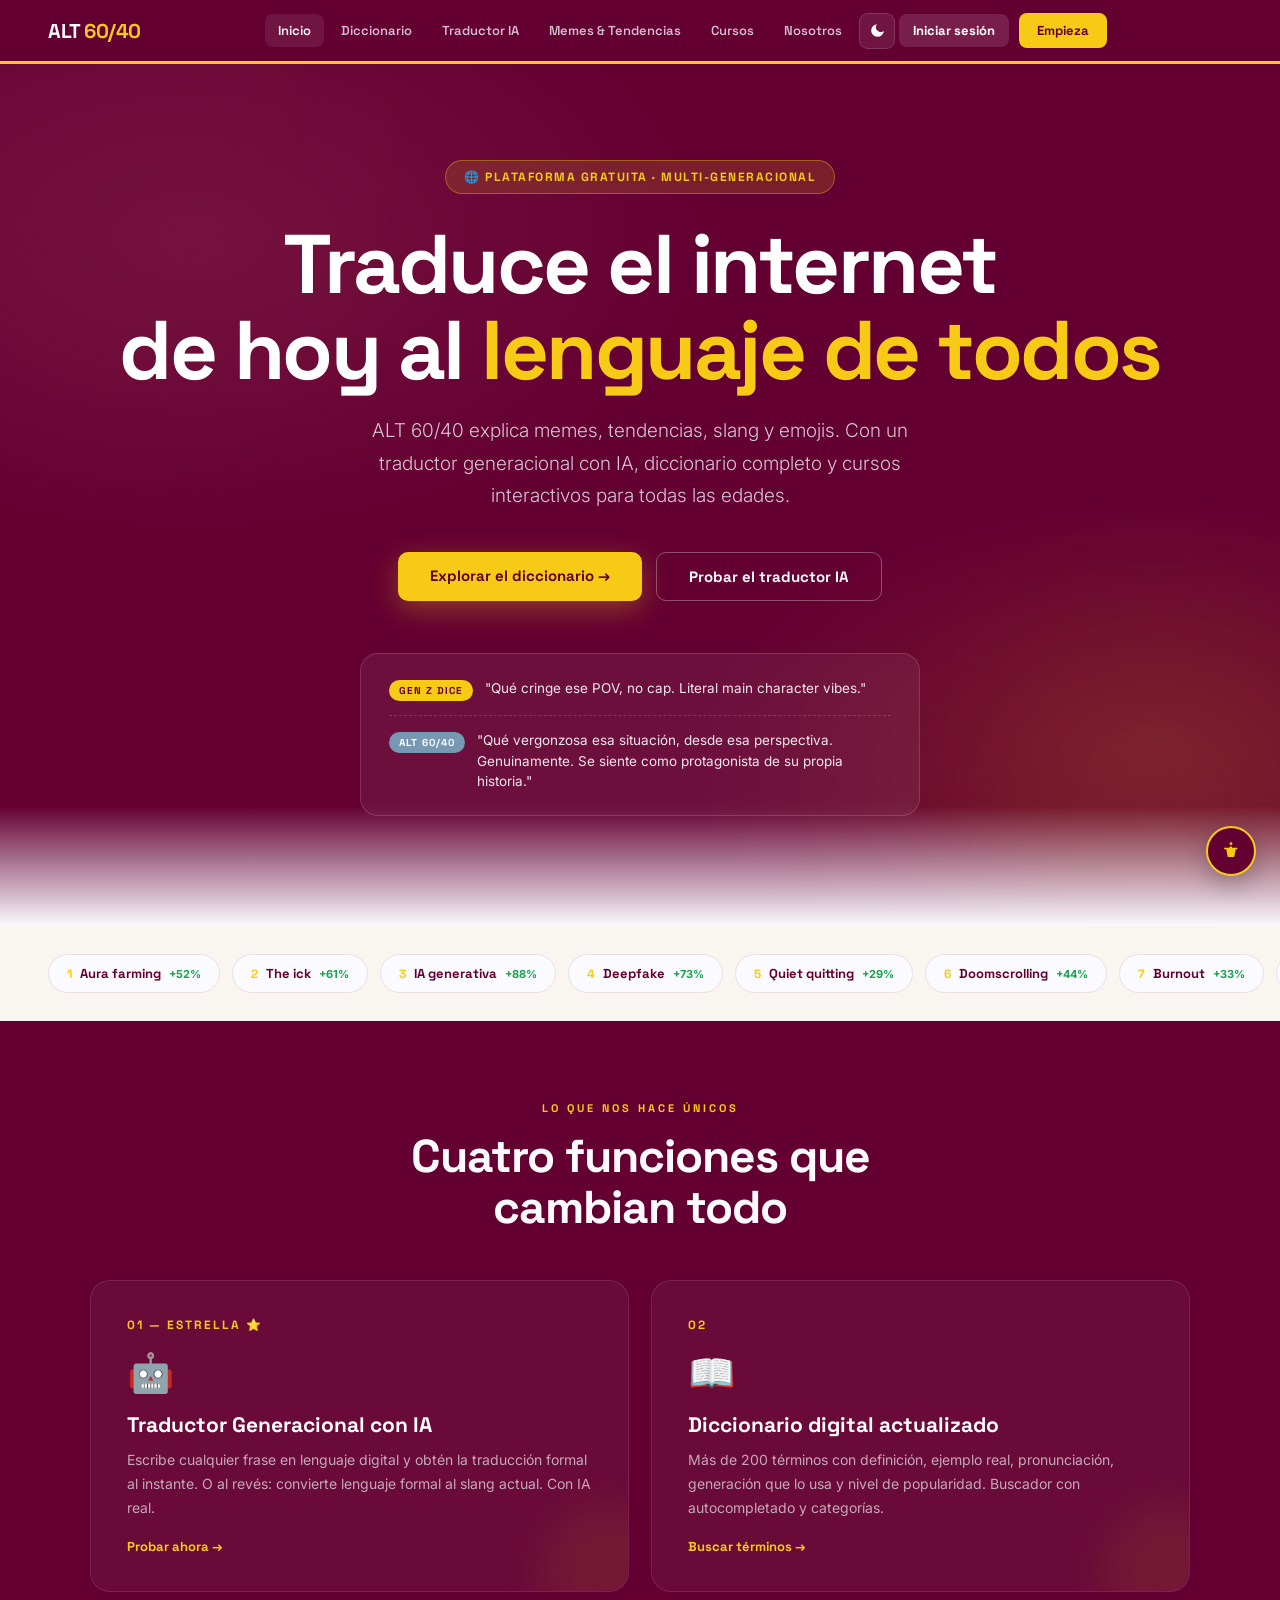
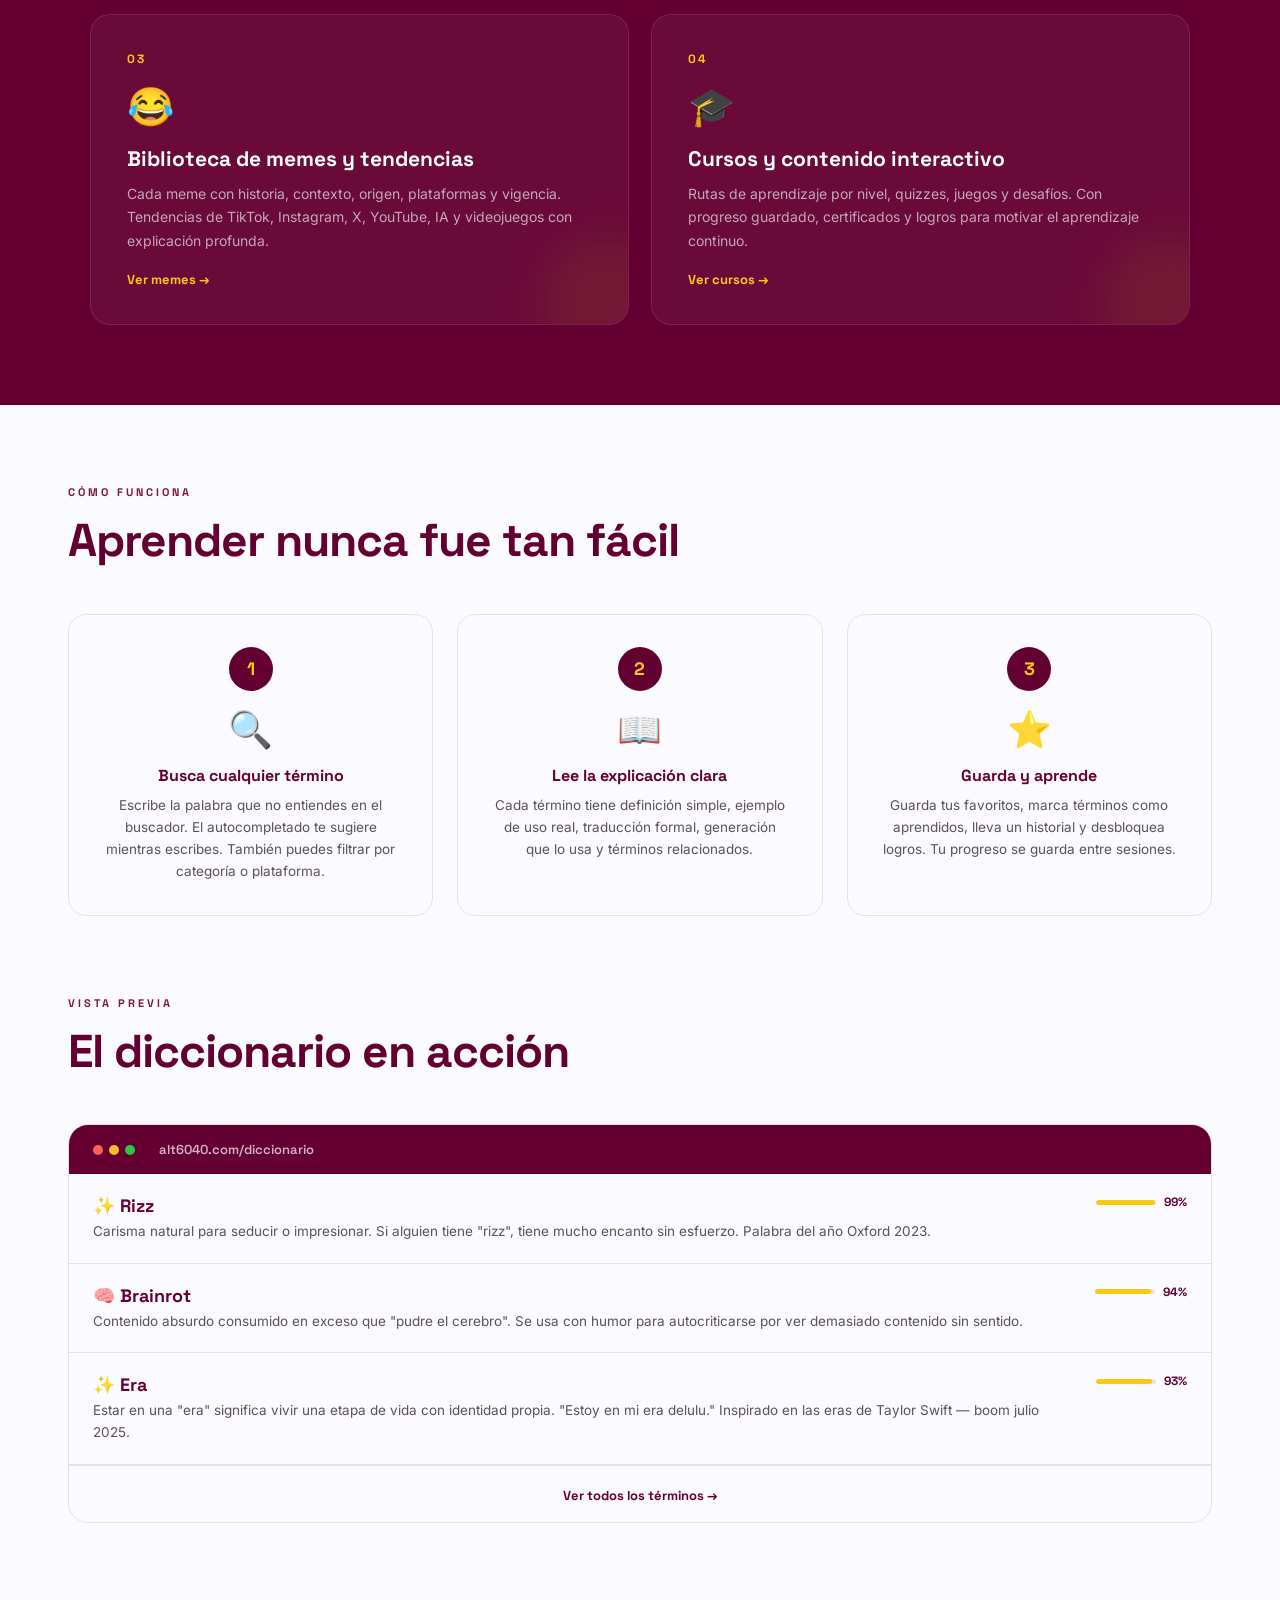
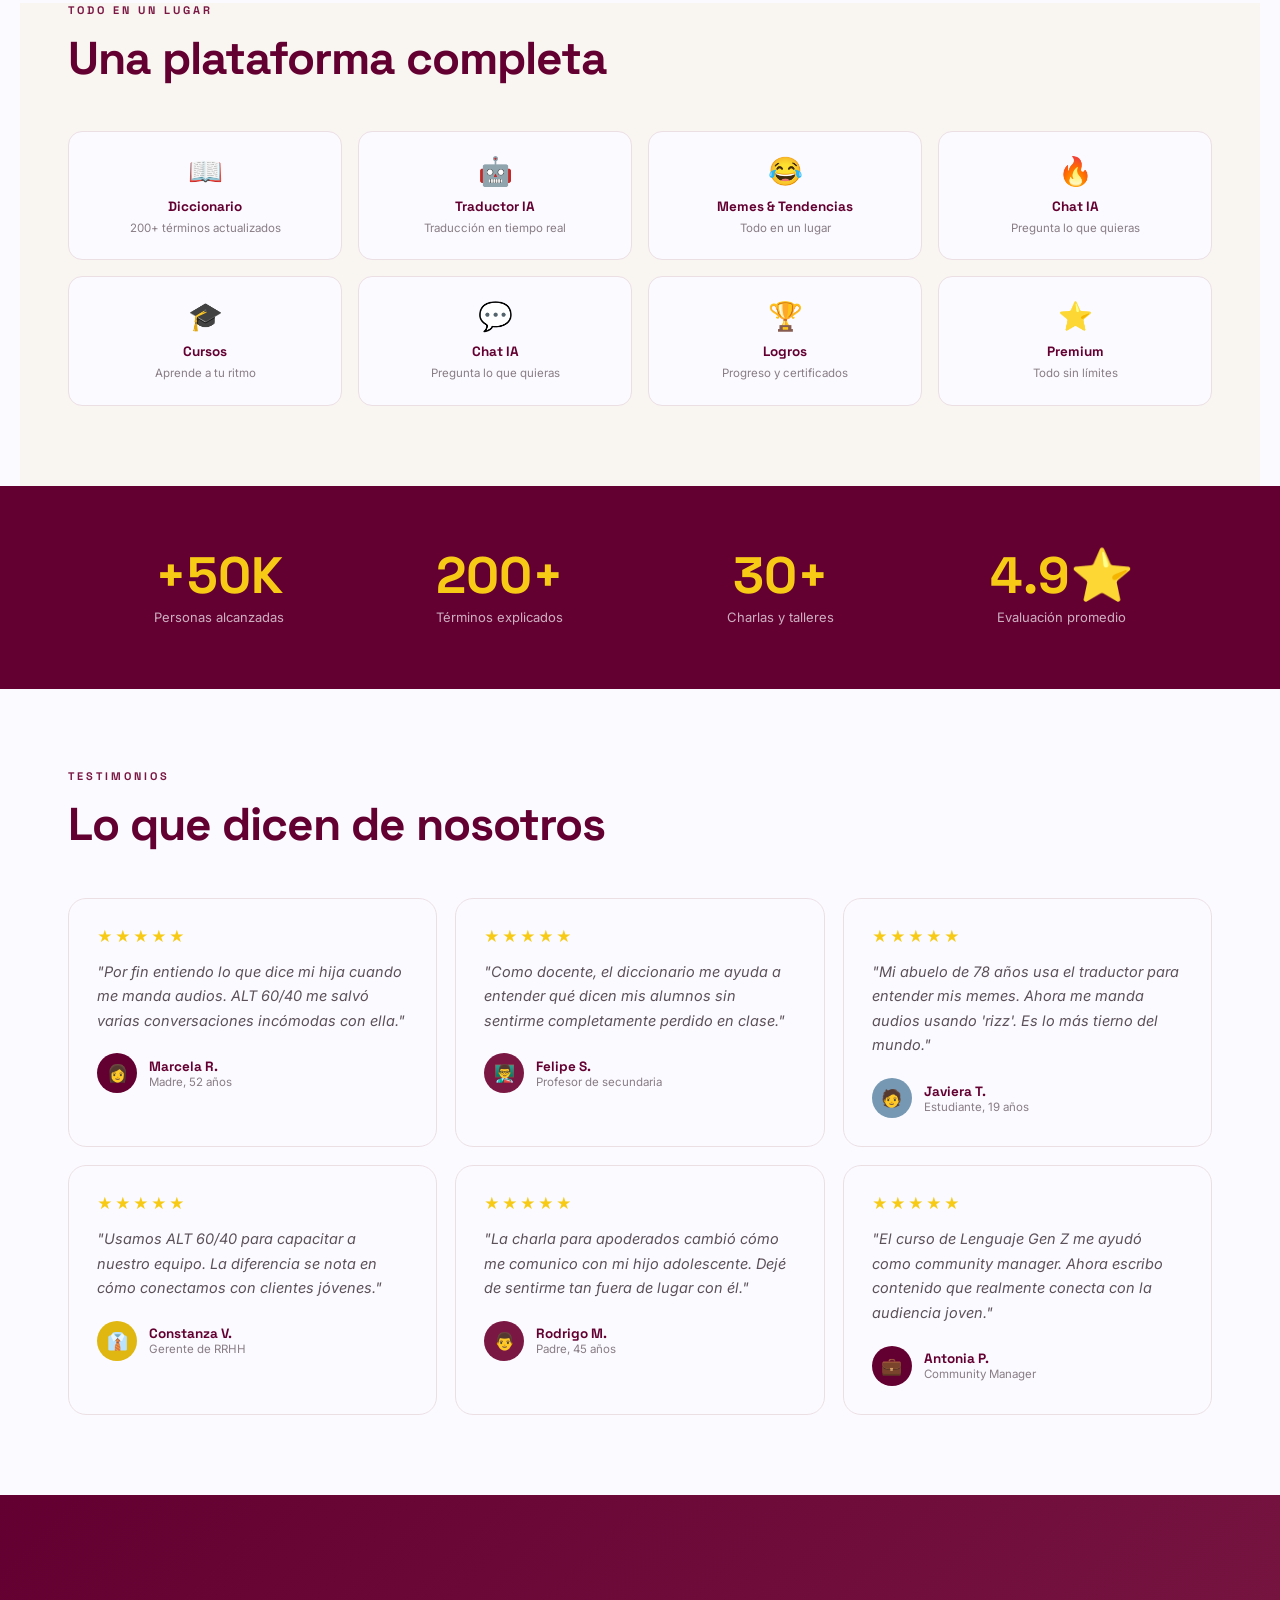
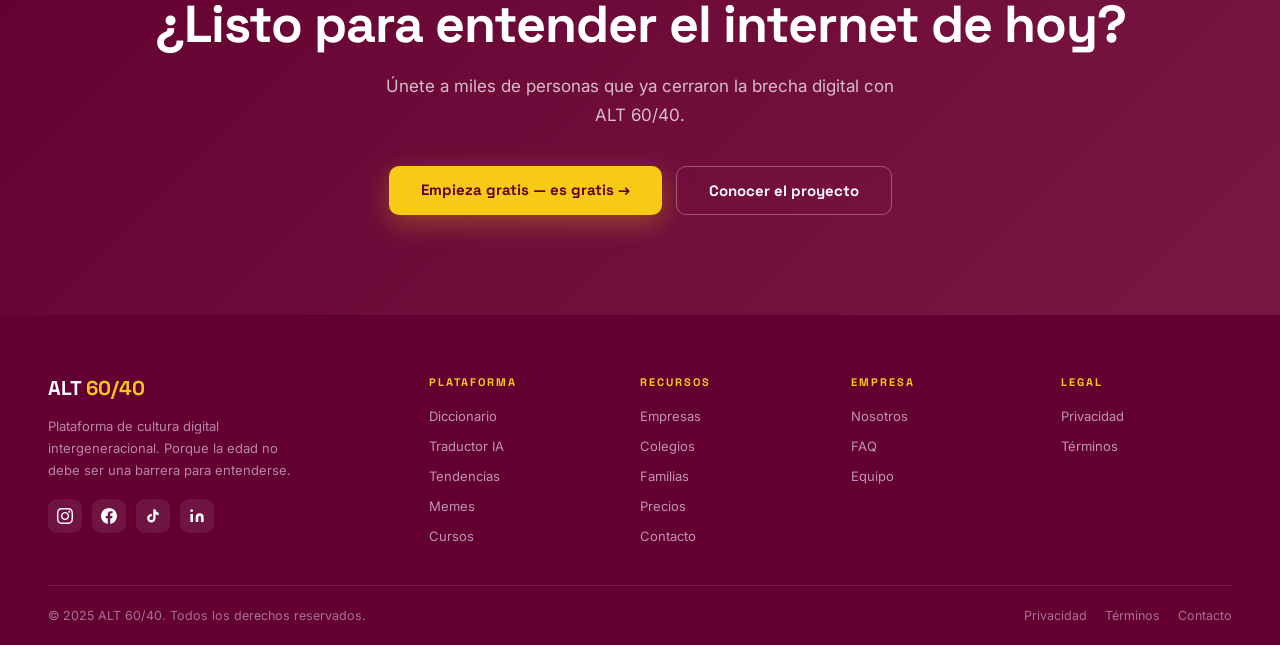
<file: index.html>
<!DOCTYPE html>
<html lang="es">
<head>
<meta charset="UTF-8">
<meta name="viewport" content="width=device-width, initial-scale=1.0">
<meta name="description" content="ALT 60/40 — Traduce el lenguaje digital para todas las generaciones. Diccionario, traductor con IA, memes y tendencias.">
<meta property="og:title" content="ALT 60/40 — Comunicación intergeneracional">
<meta property="og:description" content="Plataforma que traduce el lenguaje digital para todas las generaciones.">
<meta property="og:type" content="website">
<link rel="preconnect" href="https://fonts.googleapis.com">
<link href="https://fonts.googleapis.com/css2?family=Space+Grotesk:wght@300;400;500;600;700;800&family=Inter:wght@300;400;500;600;700&display=swap" rel="stylesheet">
<style>
/* ═══════════════════════════════════════
   ALT 60/40 — DESIGN SYSTEM
   ═══════════════════════════════════════ */
:root {
  --wine:    #640031;
  --magenta: #7A1843;
  --gold:    #F7CB15;
  --steel:   #7698B3;
  --white:   #FAFAFF;

  --wine-l:  #7d0040;
  --gold-d:  #e0b711;
  --ink:     #2a0e1c;
  --gray:    #8a7d85;
  --border:  #ecdfe4;
  --bg:      var(--white);
  --bg-soft: #f9f5f1;
  --card-bg: var(--white);
  --text:    var(--ink);
  --text-soft: #5d5159;

  --fD: 'Space Grotesk', sans-serif;
  --fB: 'Inter', sans-serif;
  --ease: cubic-bezier(.25,.46,.45,.94);

  --radius-sm: 8px;
  --radius-md: 14px;
  --radius-lg: 20px;
}

/* ─── DARK MODE ─── */
html.dark {
  --bg:      #15090f;
  --bg-soft: #1c0e16;
  --card-bg: #20121a;
  --text:    #f5eef2;
  --text-soft: #c9b8c2;
  --border:  #3a2030;
  --gray:    #a594a0;
}

/* ─── HIGH CONTRAST MODE ─── */
html.contrast {
  --wine: #4a0024;
  --text: #000;
  --text-soft: #000;
  --border: #000;
}
html.contrast.dark {
  --text: #fff;
  --text-soft: #fff;
  --border: #fff;
  --bg: #000;
  --bg-soft: #000;
  --card-bg: #0a0a0a;
}

*,*::before,*::after{box-sizing:border-box;margin:0;padding:0;}
html{scroll-behavior:smooth;}
html.no-scroll{ overflow:hidden; }
body{
  font-family:var(--fB);
  background:var(--bg);
  color:var(--text);
  overflow-x:hidden;
  transition: background .25s, color .25s;
}
::selection { background: var(--gold); color: var(--wine); }
a{ color:inherit; }
img{ max-width:100%; display:block; }
button{ font-family:inherit; }

/* font-size scaling for accessibility */
html.font-lg{ font-size:112.5%; }
html.font-xl{ font-size:125%; }

section[id], div[id]{ scroll-margin-top: 84px; }

/* ─── VISIBLE FOCUS ─── */
a:focus-visible, button:focus-visible, input:focus-visible, textarea:focus-visible, select:focus-visible, [tabindex]:focus-visible {
  outline: 2.5px solid var(--gold);
  outline-offset: 2px;
}

/* ─── REDUCED MOTION ─── */
@media (prefers-reduced-motion: reduce) {
  *, *::before, *::after { animation-duration: 0.01ms !important; animation-iteration-count: 1 !important; transition-duration: 0.01ms !important; scroll-behavior: auto !important; }
}

/* ═══ NAV ═══ */
nav.site-nav{
  position:sticky; top:0; z-index:500;
  background:var(--wine);
  display:flex; align-items:center; justify-content:space-between;
  padding:0 48px; height:64px;
  border-bottom: 3px solid var(--gold);
}
.logo{ font-family:var(--fD); font-size:20px; font-weight:800; color:var(--white); letter-spacing:-.5px; text-decoration:none; }
.logo b{ color:var(--gold); }
.navlinks{ display:flex; gap:4px; align-items:center; }
.navlinks a{
  font-family:var(--fD); font-size:13px; font-weight:600;
  color:rgba(250,250,255,.75); text-decoration:none;
  padding:8px 13px; border-radius:8px; transition:all .15s;
  white-space:nowrap;
}
.navlinks a:hover, .navlinks a.current{ color:var(--white); background:rgba(255,255,255,.08); }
.nav-cta{
  background:var(--gold); color:var(--wine) !important;
  font-weight:700 !important; padding:9px 18px !important; margin-left:6px;
}
.nav-cta:hover{ background:#fff !important; }

.nav-icon-btn{
  background:rgba(255,255,255,.08); border:1px solid rgba(255,255,255,.14);
  width:36px; height:36px; border-radius:9px; cursor:pointer;
  display:flex; align-items:center; justify-content:center;
  transition:background .15s; flex-shrink:0;
}
.nav-icon-btn:hover{ background:rgba(255,255,255,.18); }
.nav-icon-btn svg{ width:17px; height:17px; }

.nav-right{ display:flex; align-items:center; gap:8px; }

.nav-avatar-btn{
  width:36px; height:36px; border-radius:50%;
  background:var(--gold); color:var(--wine);
  display:flex; align-items:center; justify-content:center;
  font-family:var(--fD); font-weight:700; font-size:13px;
  cursor:pointer; border:none; flex-shrink:0;
}

/* hamburger (mobile only) */
.hamburger{
  display:none; flex-direction:column; gap:4px; cursor:pointer;
  background:none; border:none; padding:8px; width:36px; height:36px;
  align-items:center; justify-content:center;
}
.hamburger span{ width:20px; height:2px; background:var(--white); border-radius:2px; transition:all .2s; }
.hamburger.open span:nth-child(1){ transform:translateY(6px) rotate(45deg); }
.hamburger.open span:nth-child(2){ opacity:0; }
.hamburger.open span:nth-child(3){ transform:translateY(-6px) rotate(-45deg); }

.mobile-drawer{
  display:none; position:fixed; top:64px; left:0; right:0; bottom:0; z-index:480;
  background:var(--wine); padding:24px; overflow-y:auto;
}
.mobile-drawer.open{ display:block; }
.mobile-drawer a{
  display:block; font-family:var(--fD); font-size:17px; font-weight:600;
  color:var(--white); text-decoration:none; padding:14px 4px;
  border-bottom:1px solid rgba(255,255,255,.1);
}

/* ═══ FOOTER ═══ */
footer.site-footer{ background:var(--wine); padding:60px 48px 0; }
.footer-grid{
  max-width:1240px; margin:0 auto;
  display:grid; grid-template-columns:2fr 1fr 1fr 1fr 1fr; gap:40px;
  padding-bottom:40px; border-bottom:1px solid rgba(255,255,255,.1);
}
.f-logo{ font-family:var(--fD); font-size:20px; font-weight:800; color:var(--white); margin-bottom:14px; }
.f-logo b{ color:var(--gold); }
.f-desc{ font-size:13px; color:rgba(250,250,255,.55); line-height:1.7; max-width:260px; margin-bottom:18px; }
.f-social{ display:flex; gap:10px; }
.f-social a{
  width:34px; height:34px; border-radius:9px; background:rgba(255,255,255,.08);
  display:flex; align-items:center; justify-content:center; transition:background .15s;
}
.f-social a:hover{ background:var(--gold); }
.f-social svg{ width:16px; height:16px; fill:var(--white); }
.f-social a:hover svg{ fill:var(--wine); }
.f-col-title{ font-family:var(--fD); font-size:11px; font-weight:700; letter-spacing:2px; text-transform:uppercase; color:var(--gold); margin-bottom:16px; }
.f-links{ list-style:none; display:flex; flex-direction:column; gap:10px; }
.f-links a{ font-size:13px; color:rgba(250,250,255,.6); text-decoration:none; transition:color .2s; }
.f-links a:hover{ color:var(--gold); }
.footer-bottom{
  max-width:1240px; margin:0 auto; padding:22px 0;
  display:flex; justify-content:space-between; align-items:center; flex-wrap:wrap; gap:12px;
}
.footer-bottom p{ font-size:12.5px; color:rgba(250,250,255,.45); }
.footer-bottom-links{ display:flex; gap:18px; flex-wrap:wrap; }
.footer-bottom-links a{ font-size:12.5px; color:rgba(250,250,255,.45); text-decoration:none; }
.footer-bottom-links a:hover{ color:var(--gold); }

/* ═══ SHARED BUTTONS ═══ */
.btn-gold{
  background:var(--gold); color:var(--wine);
  font-family:var(--fD); font-weight:700; font-size:15px;
  padding:14px 32px; border-radius:10px; border:none; cursor:pointer;
  text-decoration:none; display:inline-block; transition:all .2s;
  box-shadow:0 8px 28px rgba(247,203,21,.3);
}
.btn-gold:hover{ background:#fff; transform:translateY(-2px); box-shadow:0 12px 36px rgba(247,203,21,.4); }
.btn-outline{
  background:transparent; color:var(--white);
  font-family:var(--fD); font-weight:700; font-size:15px;
  padding:14px 32px; border-radius:10px; border:1.5px solid rgba(255,255,255,.3); cursor:pointer;
  text-decoration:none; display:inline-block; transition:all .2s;
}
.btn-outline:hover{ border-color:var(--white); background:rgba(255,255,255,.08); transform:translateY(-2px); }
.btn-wine{
  background:var(--wine); color:#fff;
  font-family:var(--fD); font-weight:700; font-size:14px;
  padding:12px 26px; border-radius:9px; border:none; cursor:pointer;
  text-decoration:none; display:inline-block; transition:all .2s;
}
.btn-wine:hover{ background:var(--magenta); transform:translateY(-2px); }
.btn-ghost-wine{
  background:transparent; color:var(--wine); border:1.5px solid var(--border);
  font-family:var(--fD); font-weight:700; font-size:13px;
  padding:10px 22px; border-radius:9px; cursor:pointer; transition:all .15s;
  text-decoration:none; display:inline-block;
}
.btn-ghost-wine:hover{ border-color:var(--wine); background:#f5eef1; }

/* ═══ SECTION BASE ═══ */
.section{ max-width:1240px; margin:0 auto; padding:80px 48px; }
.eyebrow{
  font-family:var(--fD); font-size:11px; font-weight:700;
  letter-spacing:3px; text-transform:uppercase; color:var(--magenta);
  margin-bottom:16px;
}
.eyebrow.on-dark{ color:var(--gold); }
.sec-title{
  font-family:var(--fD); font-size:clamp(28px,4vw,46px); font-weight:800;
  letter-spacing:-1px; line-height:1.1; color:var(--wine); margin-bottom:18px;
}
html.dark .sec-title{ color:var(--gold); }
.sec-title.on-dark{ color:var(--white); }
.sec-body{ font-size:16px; line-height:1.75; color:var(--text-soft); max-width:640px; }

/* ═══ PAGE HERO (subpages) ═══ */
.page-hero{
  background: var(--wine);
  background-image:
    radial-gradient(ellipse 70% 60% at 15% 20%, rgba(122,24,67,.7) 0%, transparent 60%),
    radial-gradient(ellipse 60% 50% at 90% 80%, rgba(247,203,21,.12) 0%, transparent 60%);
  padding:64px 48px; text-align:center;
}
.page-hero-eyebrow{
  display:inline-flex; align-items:center; gap:8px;
  background:rgba(247,203,21,.15); border:1px solid rgba(247,203,21,.35);
  color:var(--gold); font-family:var(--fD); font-size:12px; font-weight:700;
  letter-spacing:1.5px; text-transform:uppercase;
  padding:7px 16px; border-radius:100px; margin-bottom:20px;
}
.page-hero-title{
  font-family:var(--fD); font-weight:800;
  font-size:clamp(30px,5vw,52px); color:var(--white);
  line-height:1.08; letter-spacing:-1.5px;
}
.page-hero-sub{
  font-size:16px; color:rgba(250,250,255,.78);
  max-width:560px; margin:18px auto 0; line-height:1.7; font-weight:300;
}

/* ═══ REVEAL ═══ */
.reveal{ opacity:0; transform:translateY(28px); transition:opacity .65s var(--ease), transform .65s var(--ease); }
.reveal.visible{ opacity:1; transform:none; }

/* ═══ TOAST ═══ */
#toast-host{ position:fixed; bottom:24px; left:50%; transform:translateX(-50%); z-index:9999; display:flex; flex-direction:column; gap:8px; align-items:center; }
.toast{
  background:var(--wine); color:#fff; font-family:var(--fB); font-size:13.5px; font-weight:500;
  padding:12px 22px; border-radius:100px; box-shadow:0 10px 30px rgba(0,0,0,.25);
  display:flex; align-items:center; gap:8px;
  animation: toastIn .25s var(--ease);
}
@keyframes toastIn{ from{opacity:0;transform:translateY(10px);} to{opacity:1;transform:none;} }

/* ═══ MODAL BASE ═══ */
.modal-overlay{
  display:none; position:fixed; inset:0; background:rgba(20,5,12,.6);
  z-index:2000; align-items:center; justify-content:center; padding:20px;
  backdrop-filter: blur(3px);
}
.modal-overlay.open{ display:flex; }
.modal-box{
  background:var(--card-bg); border-radius:var(--radius-lg);
  width:min(420px,100%); padding:36px; position:relative;
  max-height:90vh; overflow-y:auto;
  animation: modalIn .25s var(--ease);
}
@keyframes modalIn{ from{opacity:0;transform:scale(.96) translateY(8px);} to{opacity:1;transform:none;} }
.modal-close{
  position:absolute; top:18px; right:18px; background:none; border:none;
  font-size:22px; color:var(--gray); cursor:pointer; line-height:1; padding:4px;
}
.modal-close:hover{ color:var(--wine); }

/* ═══ A11Y WIDGET ═══ */
#a11y-toggle{
  position:fixed; bottom:24px; right:24px; z-index:1000;
  width:50px; height:50px; border-radius:50%;
  background:var(--wine); border:2px solid var(--gold); cursor:pointer;
  display:flex; align-items:center; justify-content:center;
  box-shadow:0 8px 24px rgba(0,0,0,.25); transition:transform .2s;
}
#a11y-toggle:hover{ transform:scale(1.08); }
#a11y-toggle svg{ width:22px; height:22px; fill:var(--gold); }

#a11y-panel{
  display:none; position:fixed; bottom:84px; right:24px; z-index:1000;
  background:var(--card-bg); border:1.5px solid var(--border); border-radius:16px;
  padding:20px; width:240px; box-shadow:0 16px 48px rgba(0,0,0,.2);
}
#a11y-panel.open{ display:block; }
.a11y-row{ display:flex; align-items:center; justify-content:space-between; padding:10px 0; border-bottom:1px solid var(--border); }
.a11y-row:last-child{ border-bottom:none; }
.a11y-label{ font-size:13px; font-weight:600; color:var(--text); }
.a11y-btns{ display:flex; gap:4px; }
.a11y-mini-btn{
  width:28px; height:28px; border-radius:6px; border:1.5px solid var(--border);
  background:var(--bg); color:var(--text); cursor:pointer; font-size:12px; font-weight:700;
}
.a11y-mini-btn.active{ background:var(--wine); color:#fff; border-color:var(--wine); }
.a11y-toggle-switch{
  width:38px; height:22px; border-radius:100px; background:var(--border); position:relative; cursor:pointer; border:none;
}
.a11y-toggle-switch::after{
  content:''; position:absolute; top:2px; left:2px; width:18px; height:18px; border-radius:50%;
  background:#fff; transition:transform .2s;
}
.a11y-toggle-switch.on{ background:var(--wine); }
.a11y-toggle-switch.on::after{ transform:translateX(16px); }

/* ═══ RESPONSIVE ═══ */
@media(max-width:1000px){
  nav.site-nav{ padding:0 20px; }
  .navlinks{ display:none; }
  .hamburger{ display:flex; }
  .section{ padding:56px 20px; }
  .page-hero{ padding:48px 20px; }
  .footer-grid{ grid-template-columns:1fr 1fr; padding:0 20px 32px; }
  footer.site-footer{ padding:40px 0 0; }
  .footer-bottom{ padding:20px; flex-direction:column; text-align:center; }
}

</style>
<style>
/* ── HERO ── */
.hero{background:var(--wine);background-image:radial-gradient(ellipse 70% 60% at 15% 20%,rgba(122,24,67,.7),transparent 60%),radial-gradient(ellipse 60% 50% at 90% 80%,rgba(247,203,21,.12),transparent 60%);padding:96px 48px 110px;text-align:center;position:relative;overflow:hidden;}
.hero::after{content:'';position:absolute;bottom:0;left:0;right:0;height:120px;background:linear-gradient(transparent,var(--bg));}
.hero-blob{position:absolute;border-radius:50%;filter:blur(80px);opacity:.18;pointer-events:none;}
.h-eyebrow{display:inline-flex;align-items:center;gap:8px;background:rgba(247,203,21,.15);border:1px solid rgba(247,203,21,.35);color:var(--gold);font-family:var(--fD);font-size:12px;font-weight:700;letter-spacing:1.5px;text-transform:uppercase;padding:8px 18px;border-radius:100px;margin-bottom:28px;}
.h-title{font-family:var(--fD);font-weight:800;font-size:clamp(42px,6.5vw,88px);color:#fff;line-height:1.03;letter-spacing:-2.5px;position:relative;z-index:2;margin-bottom:8px;}
.h-title .hl{color:var(--gold);}
.h-sub{font-size:clamp(16px,1.8vw,19px);color:rgba(250,250,255,.78);max-width:600px;margin:22px auto 40px;line-height:1.7;font-weight:300;position:relative;z-index:2;}
.h-actions{display:flex;gap:14px;justify-content:center;flex-wrap:wrap;position:relative;z-index:2;margin-bottom:52px;}
.h-preview{position:relative;z-index:2;background:rgba(255,255,255,.06);border:1px solid rgba(255,255,255,.14);border-radius:18px;padding:24px 28px;max-width:560px;margin:0 auto;text-align:left;backdrop-filter:blur(8px);}
.hp-row{display:flex;align-items:flex-start;gap:12px;}
.hp-row+.hp-row{margin-top:14px;padding-top:14px;border-top:1px dashed rgba(255,255,255,.15);}
.hp-badge{font-family:var(--fD);font-size:10px;font-weight:700;letter-spacing:1px;padding:4px 10px;border-radius:100px;flex-shrink:0;text-transform:uppercase;margin-top:2px;}
.hp-badge.gz{background:var(--gold);color:var(--wine);}
.hp-badge.fm{background:var(--steel);color:#fff;}
.hp-text{font-size:13.5px;color:rgba(255,255,255,.9);line-height:1.5;}

/* ── FEATURES ── */
.features-band{background:var(--wine);padding:80px 48px;}
.features-grid{display:grid;grid-template-columns:repeat(2,1fr);gap:22px;max-width:1100px;margin:48px auto 0;}
.feat-card{background:rgba(255,255,255,.04);border:1px solid rgba(255,255,255,.1);border-radius:20px;padding:36px;transition:border-color .25s,background .25s,transform .25s;position:relative;overflow:hidden;}
.feat-card:hover{border-color:var(--gold);background:rgba(247,203,21,.05);transform:translateY(-5px);}
.feat-glow{position:absolute;width:140px;height:140px;background:var(--gold);opacity:.07;border-radius:50%;bottom:-50px;right:-50px;filter:blur(20px);}
.feat-num{font-family:var(--fD);font-size:12px;font-weight:700;color:var(--gold);letter-spacing:2px;margin-bottom:16px;}
.feat-icon{font-size:38px;margin-bottom:16px;}
.feat-title{font-family:var(--fD);font-size:21px;font-weight:700;color:#fff;margin-bottom:10px;}
.feat-text{font-size:14px;line-height:1.7;color:rgba(250,250,255,.65);}
.feat-link{display:inline-flex;align-items:center;gap:6px;margin-top:18px;font-family:var(--fD);font-size:13px;font-weight:700;color:var(--gold);text-decoration:none;transition:gap .15s;}
.feat-link:hover{gap:10px;}

/* ── HOW IT WORKS ── */
.steps-grid{display:grid;grid-template-columns:repeat(3,1fr);gap:24px;margin-top:48px;}
.step-card{background:var(--card-bg);border:1.5px solid var(--border);border-radius:18px;padding:32px;text-align:center;transition:transform .2s,border-color .2s;}
.step-card:hover{transform:translateY(-4px);border-color:var(--gold);}
.step-num{width:44px;height:44px;border-radius:50%;background:var(--wine);color:var(--gold);font-family:var(--fD);font-size:18px;font-weight:800;display:flex;align-items:center;justify-content:center;margin:0 auto 16px;}
.step-icon{font-size:36px;margin-bottom:14px;}
.step-title{font-family:var(--fD);font-size:16px;font-weight:700;color:var(--wine);margin-bottom:8px;}
.step-text{font-size:13.5px;color:var(--text-soft);line-height:1.65;}

/* ── DICT PREVIEW ── */
.dict-preview{background:var(--card-bg);border:1.5px solid var(--border);border-radius:20px;overflow:hidden;margin-top:48px;}
.dp-head{background:var(--wine);padding:16px 24px;display:flex;align-items:center;gap:12px;}
.dp-dots{display:flex;gap:6px;}
.dp-dot{width:10px;height:10px;border-radius:50%;}
.dp-entry{padding:20px 24px;border-bottom:1px solid var(--border);display:grid;grid-template-columns:1fr auto;gap:20px;align-items:start;transition:background .15s;cursor:pointer;}
.dp-entry:last-child{border-bottom:none;}
.dp-entry:hover{background:var(--bg-soft);}
.dp-word{font-family:var(--fD);font-size:18px;font-weight:800;color:var(--wine);margin-bottom:4px;}
.dp-def{font-size:13.5px;color:var(--text-soft);line-height:1.6;}
.dp-pop{display:flex;align-items:center;gap:8px;flex-shrink:0;}
.dp-bar{width:60px;height:5px;background:var(--border);border-radius:3px;overflow:hidden;}
.dp-fill{height:100%;background:var(--gold);border-radius:3px;}
.dp-pct{font-family:var(--fD);font-size:12px;font-weight:700;color:var(--wine);}

/* ── TRENDING STRIP ── */
.trending-strip{display:flex;gap:12px;overflow-x:auto;padding:28px 48px;scrollbar-width:none;background:var(--bg-soft);}
.trending-strip::-webkit-scrollbar{display:none;}
.ts-item{display:flex;align-items:center;gap:8px;background:var(--card-bg);border:1.5px solid var(--border);border-radius:100px;padding:10px 18px;flex-shrink:0;cursor:pointer;transition:all .15s;text-decoration:none;}
.ts-item:hover{border-color:var(--wine);transform:translateY(-2px);}
.ts-rank{font-family:var(--fD);font-size:12px;font-weight:800;color:var(--gold);}
.ts-word{font-family:var(--fD);font-size:13px;font-weight:700;color:var(--wine);}
.ts-trend{font-size:11px;font-weight:700;color:#16a34a;}

/* ── STATS ── */
.stats-band{background:var(--wine);padding:64px 48px;}
.stats-grid{display:grid;grid-template-columns:repeat(4,1fr);gap:24px;max-width:1100px;margin:0 auto;text-align:center;}
.stat-n{font-family:var(--fD);font-size:clamp(34px,4vw,52px);font-weight:800;color:var(--gold);line-height:1;}
.stat-l{font-size:13px;color:rgba(250,250,255,.7);margin-top:8px;}

/* ── TESTIMONIALS ── */
.testi-grid{display:grid;grid-template-columns:repeat(3,1fr);gap:18px;margin-top:48px;}
.t-card{background:var(--card-bg);border:1.5px solid var(--border);border-radius:18px;padding:28px;transition:transform .2s,box-shadow .2s;}
.t-card:hover{transform:translateY(-4px);box-shadow:0 14px 36px rgba(100,0,49,.08);}
.t-stars{color:var(--gold);font-size:15px;margin-bottom:14px;letter-spacing:2px;}
.t-text{font-size:14.5px;line-height:1.7;color:var(--text-soft);margin-bottom:20px;font-style:italic;}
.t-author{display:flex;align-items:center;gap:12px;}
.t-avatar{width:40px;height:40px;border-radius:50%;display:flex;align-items:center;justify-content:center;font-size:17px;flex-shrink:0;}
.t-name{font-family:var(--fD);font-size:13.5px;font-weight:700;color:var(--wine);}
.t-role{font-size:11.5px;color:var(--gray);}

/* ── CTA ── */
.cta-band{background:linear-gradient(135deg,var(--wine),var(--magenta));padding:100px 48px;text-align:center;}
.cta-title{font-family:var(--fD);font-size:clamp(28px,4.5vw,52px);font-weight:800;color:#fff;letter-spacing:-1px;margin-bottom:18px;line-height:1.15;}
.cta-sub{font-size:17px;color:rgba(250,250,255,.75);max-width:520px;margin:0 auto 36px;line-height:1.7;}

/* ── PLATFORM SHOWCASE ── */
.platform-grid{display:grid;grid-template-columns:repeat(4,1fr);gap:16px;margin-top:48px;}
.pf{background:var(--card-bg);border:1.5px solid var(--border);border-radius:14px;padding:22px;text-align:center;cursor:pointer;transition:all .2s;text-decoration:none;display:block;}
.pf:hover{transform:translateY(-4px);box-shadow:0 12px 32px rgba(100,0,49,.08);border-color:var(--gold);}
.pf-icon{font-size:28px;margin-bottom:10px;}
.pf-name{font-family:var(--fD);font-size:13.5px;font-weight:700;color:var(--wine);margin-bottom:5px;}
.pf-desc{font-size:11.5px;color:var(--gray);line-height:1.5;}

@media(max-width:900px){
  .hero{padding:80px 20px 90px;}
  .features-band{padding:56px 20px;}
  .features-grid{grid-template-columns:1fr;}
  .steps-grid{grid-template-columns:1fr;}
  .stats-grid{grid-template-columns:1fr 1fr;}
  .testi-grid{grid-template-columns:1fr;}
  .platform-grid{grid-template-columns:1fr 1fr;}
  .cta-band{padding:64px 20px;}
  .section{padding:56px 20px;}
  .trending-strip{padding:20px;}
}
</style>
</head>
<body>
<div id="site-nav-placeholder"></div>

<!-- HERO -->
<section class="hero">
  <div class="hero-blob" style="width:500px;height:500px;background:var(--magenta);top:-120px;left:-120px;"></div>
  <div class="hero-blob" style="width:400px;height:400px;background:rgba(247,203,21,.3);bottom:-80px;right:-80px;"></div>
  <p class="h-eyebrow">🌐 Plataforma gratuita · Multi-generacional</p>
  <h1 class="h-title">Traduce el internet<br>de hoy al <span class="hl">lenguaje de todos</span></h1>
  <p class="h-sub">ALT 60/40 explica memes, tendencias, slang y emojis. Con un traductor generacional con IA, diccionario completo y cursos interactivos para todas las edades.</p>
  <div class="h-actions">
    <a href="diccionario.html" class="btn-gold">Explorar el diccionario →</a>
    <a href="traductor.html" class="btn-outline">Probar el traductor IA</a>
  </div>
  <div class="h-preview">
    <div class="hp-row">
      <span class="hp-badge gz">Gen Z dice</span>
      <span class="hp-text">"Qué cringe ese POV, no cap. Literal main character vibes."</span>
    </div>
    <div class="hp-row">
      <span class="hp-badge fm">ALT 60/40</span>
      <span class="hp-text">"Qué vergonzosa esa situación, desde esa perspectiva. Genuinamente. Se siente como protagonista de su propia historia."</span>
    </div>
  </div>
</section>

<!-- TRENDING STRIP -->
<div class="trending-strip" id="trendingStrip"></div>

<!-- 4 PILLARS -->
<section class="features-band">
  <div style="max-width:1100px;margin:0 auto;">
    <div style="text-align:center;max-width:600px;margin:0 auto;">
      <div class="eyebrow on-dark reveal">Lo que nos hace únicos</div>
      <h2 class="sec-title on-dark reveal" style="transition-delay:.05s">Cuatro funciones que cambian todo</h2>
    </div>
    <div class="features-grid">
      <div class="feat-card reveal" style="transition-delay:.05s">
        <div class="feat-glow"></div>
        <div class="feat-num">01 — ESTRELLA ⭐</div>
        <div class="feat-icon">🤖</div>
        <div class="feat-title">Traductor Generacional con IA</div>
        <div class="feat-text">Escribe cualquier frase en lenguaje digital y obtén la traducción formal al instante. O al revés: convierte lenguaje formal al slang actual. Con IA real.</div>
        <a href="traductor.html" class="feat-link">Probar ahora →</a>
      </div>
      <div class="feat-card reveal" style="transition-delay:.1s">
        <div class="feat-glow"></div>
        <div class="feat-num">02</div>
        <div class="feat-icon">📖</div>
        <div class="feat-title">Diccionario digital actualizado</div>
        <div class="feat-text">Más de 200 términos con definición, ejemplo real, pronunciación, generación que lo usa y nivel de popularidad. Buscador con autocompletado y categorías.</div>
        <a href="diccionario.html" class="feat-link">Buscar términos →</a>
      </div>
      <div class="feat-card reveal" style="transition-delay:.15s">
        <div class="feat-glow"></div>
        <div class="feat-num">03</div>
        <div class="feat-icon">😂</div>
        <div class="feat-title">Biblioteca de memes y tendencias</div>
        <div class="feat-text">Cada meme con historia, contexto, origen, plataformas y vigencia. Tendencias de TikTok, Instagram, X, YouTube, IA y videojuegos con explicación profunda.</div>
        <a href="cultura.html" class="feat-link">Ver memes →</a>
      </div>
      <div class="feat-card reveal" style="transition-delay:.2s">
        <div class="feat-glow"></div>
        <div class="feat-num">04</div>
        <div class="feat-icon">🎓</div>
        <div class="feat-title">Cursos y contenido interactivo</div>
        <div class="feat-text">Rutas de aprendizaje por nivel, quizzes, juegos y desafíos. Con progreso guardado, certificados y logros para motivar el aprendizaje continuo.</div>
        <a href="cursos.html" class="feat-link">Ver cursos →</a>
      </div>
    </div>
  </div>
</section>

<!-- HOW IT WORKS -->
<section class="section">
  <div class="eyebrow reveal">Cómo funciona</div>
  <h2 class="sec-title reveal" style="transition-delay:.05s">Aprender nunca fue tan fácil</h2>
  <div class="steps-grid">
    <div class="step-card reveal" style="transition-delay:.05s">
      <div class="step-num">1</div>
      <div class="step-icon">🔍</div>
      <div class="step-title">Busca cualquier término</div>
      <div class="step-text">Escribe la palabra que no entiendes en el buscador. El autocompletado te sugiere mientras escribes. También puedes filtrar por categoría o plataforma.</div>
    </div>
    <div class="step-card reveal" style="transition-delay:.1s">
      <div class="step-num">2</div>
      <div class="step-icon">📖</div>
      <div class="step-title">Lee la explicación clara</div>
      <div class="step-text">Cada término tiene definición simple, ejemplo de uso real, traducción formal, generación que lo usa y términos relacionados.</div>
    </div>
    <div class="step-card reveal" style="transition-delay:.15s">
      <div class="step-num">3</div>
      <div class="step-icon">⭐</div>
      <div class="step-title">Guarda y aprende</div>
      <div class="step-text">Guarda tus favoritos, marca términos como aprendidos, lleva un historial y desbloquea logros. Tu progreso se guarda entre sesiones.</div>
    </div>
  </div>
</section>

<!-- DICT PREVIEW -->
<section class="section" style="padding-top:0;">
  <div class="eyebrow reveal">Vista previa</div>
  <h2 class="sec-title reveal" style="transition-delay:.05s">El diccionario en acción</h2>
  <div class="dict-preview reveal" style="transition-delay:.1s">
    <div class="dp-head">
      <div class="dp-dots"><div class="dp-dot" style="background:#ff5f57"></div><div class="dp-dot" style="background:#febc2e"></div><div class="dp-dot" style="background:#28c840"></div></div>
      <span style="font-family:var(--fD);font-size:13px;font-weight:600;color:rgba(255,255,255,.7);margin-left:12px;">alt6040.com/diccionario</span>
    </div>
    <a href="diccionario.html?word=rizz" class="dp-entry" style="text-decoration:none;">
      <div><div class="dp-word">✨ Rizz</div><div class="dp-def">Carisma natural para seducir o impresionar. Si alguien tiene "rizz", tiene mucho encanto sin esfuerzo. Palabra del año Oxford 2023.</div></div>
      <div class="dp-pop"><div class="dp-bar"><div class="dp-fill" style="width:99%"></div></div><span class="dp-pct">99%</span></div>
    </a>
    <a href="diccionario.html?word=brainrot" class="dp-entry" style="text-decoration:none;">
      <div><div class="dp-word">🧠 Brainrot</div><div class="dp-def">Contenido absurdo consumido en exceso que "pudre el cerebro". Se usa con humor para autocriticarse por ver demasiado contenido sin sentido.</div></div>
      <div class="dp-pop"><div class="dp-bar"><div class="dp-fill" style="width:94%"></div></div><span class="dp-pct">94%</span></div>
    </a>
    <a href="diccionario.html?word=era" class="dp-entry" style="text-decoration:none;">
      <div><div class="dp-word">✨ Era</div><div class="dp-def">Estar en una "era" significa vivir una etapa de vida con identidad propia. "Estoy en mi era delulu." Inspirado en las eras de Taylor Swift — boom julio 2025.</div></div>
      <div class="dp-pop"><div class="dp-bar"><div class="dp-fill" style="width:93%"></div></div><span class="dp-pct">93%</span></div>
    </a>
    <div style="text-align:center;padding:18px;border-top:1px solid var(--border);">
      <a href="diccionario.html" style="font-family:var(--fD);font-size:13px;font-weight:700;color:var(--wine);text-decoration:none;">Ver todos los términos →</a>
    </div>
  </div>
</section>

<!-- PLATFORM GRID -->
<section class="section" style="padding-top:0;background:var(--bg-soft);">
  <div style="max-width:1240px;margin:0 auto;">
    <div class="eyebrow reveal">Todo en un lugar</div>
    <h2 class="sec-title reveal" style="transition-delay:.05s">Una plataforma completa</h2>
    <div class="platform-grid">
      <a href="diccionario.html" class="pf reveal" style="transition-delay:.02s"><div class="pf-icon">📖</div><div class="pf-name">Diccionario</div><div class="pf-desc">200+ términos actualizados</div></a>
      <a href="traductor.html" class="pf reveal" style="transition-delay:.04s"><div class="pf-icon">🤖</div><div class="pf-name">Traductor IA</div><div class="pf-desc">Traducción en tiempo real</div></a>
      <a href="cultura.html" class="pf reveal" style="transition-delay:.06s"><div class="pf-icon">😂</div><div class="pf-name">Memes & Tendencias</div><div class="pf-desc">Todo en un lugar</div></a>
      <a href="cultura.html" class="pf reveal" style="transition-delay:.08s"><div class="pf-icon">🔥</div><div class="pf-name">Chat IA</div><div class="pf-desc">Pregunta lo que quieras</div></a>
      <a href="cursos.html" class="pf reveal" style="transition-delay:.10s"><div class="pf-icon">🎓</div><div class="pf-name">Cursos</div><div class="pf-desc">Aprende a tu ritmo</div></a>
      <a href="traductor.html#chat" class="pf reveal" style="transition-delay:.12s"><div class="pf-icon">💬</div><div class="pf-name">Chat IA</div><div class="pf-desc">Pregunta lo que quieras</div></a>
      <a href="perfil.html" class="pf reveal" style="transition-delay:.14s"><div class="pf-icon">🏆</div><div class="pf-name">Logros</div><div class="pf-desc">Progreso y certificados</div></a>
      <a href="cursos.html" class="pf reveal" style="transition-delay:.16s"><div class="pf-icon">⭐</div><div class="pf-name">Premium</div><div class="pf-desc">Todo sin límites</div></a>
    </div>
  </div>
</section>

<!-- STATS -->
<div class="stats-band">
  <div class="stats-grid reveal">
    <div><div class="stat-n">+50K</div><div class="stat-l">Personas alcanzadas</div></div>
    <div><div class="stat-n">200+</div><div class="stat-l">Términos explicados</div></div>
    <div><div class="stat-n">30+</div><div class="stat-l">Charlas y talleres</div></div>
    <div><div class="stat-n">4.9⭐</div><div class="stat-l">Evaluación promedio</div></div>
  </div>
</div>

<!-- TESTIMONIALS -->
<section class="section">
  <div class="eyebrow reveal">Testimonios</div>
  <h2 class="sec-title reveal" style="transition-delay:.05s">Lo que dicen de nosotros</h2>
  <div class="testi-grid">
    <div class="t-card reveal" style="transition-delay:.05s"><div class="t-stars">★★★★★</div><p class="t-text">"Por fin entiendo lo que dice mi hija cuando me manda audios. ALT 60/40 me salvó varias conversaciones incómodas con ella."</p><div class="t-author"><div class="t-avatar" style="background:var(--wine);">👩</div><div><div class="t-name">Marcela R.</div><div class="t-role">Madre, 52 años</div></div></div></div>
    <div class="t-card reveal" style="transition-delay:.1s"><div class="t-stars">★★★★★</div><p class="t-text">"Como docente, el diccionario me ayuda a entender qué dicen mis alumnos sin sentirme completamente perdido en clase."</p><div class="t-author"><div class="t-avatar" style="background:var(--magenta);">👨‍🏫</div><div><div class="t-name">Felipe S.</div><div class="t-role">Profesor de secundaria</div></div></div></div>
    <div class="t-card reveal" style="transition-delay:.15s"><div class="t-stars">★★★★★</div><p class="t-text">"Mi abuelo de 78 años usa el traductor para entender mis memes. Ahora me manda audios usando 'rizz'. Es lo más tierno del mundo."</p><div class="t-author"><div class="t-avatar" style="background:var(--steel);">🧑</div><div><div class="t-name">Javiera T.</div><div class="t-role">Estudiante, 19 años</div></div></div></div>
    <div class="t-card reveal" style="transition-delay:.2s"><div class="t-stars">★★★★★</div><p class="t-text">"Usamos ALT 60/40 para capacitar a nuestro equipo. La diferencia se nota en cómo conectamos con clientes jóvenes."</p><div class="t-author"><div class="t-avatar" style="background:var(--gold-d);">👔</div><div><div class="t-name">Constanza V.</div><div class="t-role">Gerente de RRHH</div></div></div></div>
    <div class="t-card reveal" style="transition-delay:.25s"><div class="t-stars">★★★★★</div><p class="t-text">"La charla para apoderados cambió cómo me comunico con mi hijo adolescente. Dejé de sentirme tan fuera de lugar con él."</p><div class="t-author"><div class="t-avatar" style="background:var(--magenta);">👨</div><div><div class="t-name">Rodrigo M.</div><div class="t-role">Padre, 45 años</div></div></div></div>
    <div class="t-card reveal" style="transition-delay:.3s"><div class="t-stars">★★★★★</div><p class="t-text">"El curso de Lenguaje Gen Z me ayudó como community manager. Ahora escribo contenido que realmente conecta con la audiencia joven."</p><div class="t-author"><div class="t-avatar" style="background:var(--wine);">💼</div><div><div class="t-name">Antonia P.</div><div class="t-role">Community Manager</div></div></div></div>
  </div>
</section>

<!-- CTA -->
<section class="cta-band">
  <div class="reveal">
    <h2 class="cta-title">¿Listo para entender el internet de hoy?</h2>
    <p class="cta-sub">Únete a miles de personas que ya cerraron la brecha digital con ALT 60/40.</p>
    <div style="display:flex;gap:14px;justify-content:center;flex-wrap:wrap;">
      <a href="diccionario.html" class="btn-gold">Empieza gratis — es gratis →</a>
      <a href="nosotros.html" class="btn-outline">Conocer el proyecto</a>
    </div>
  </div>
</section>

<div id="site-footer-placeholder"></div>
<script>
/* ═══════════════════════════════════════
   ALT 60/40 — APP CORE (shared state & utils)
   Persisted via localStorage. No real backend —
   this simulates auth/progress for the prototype.
   ═══════════════════════════════════════ */

const ALT = {
  STORE_KEY: 'alt6040_state',

  defaultState() {
    return {
      user: null, // { name, email, initials }
      favorites: [],        // array of term ids
      history: [],          // array of {term, ts}
      learned: [],          // array of term ids marked "aprendida"
      courseProgress: {},   // { courseId: percent }
      achievements: [],     // array of achievement ids unlocked
      darkMode: false,
      fontSize: 'base',     // base | lg | xl
      highContrast: false,
    };
  },

  state: null,

  load() {
    try {
      const raw = localStorage.getItem(this.STORE_KEY);
      this.state = raw ? Object.assign(this.defaultState(), JSON.parse(raw)) : this.defaultState();
    } catch(e) {
      this.state = this.defaultState();
    }
    return this.state;
  },

  save() {
    localStorage.setItem(this.STORE_KEY, JSON.stringify(this.state));
  },

  /* ── AUTH (simulated) ── */
  login(name, email) {
    const initials = name.trim().split(/\s+/).map(w => w[0]).slice(0,2).join('').toUpperCase();
    this.state.user = { name: name.trim(), email: email.trim(), initials: initials || 'U' };
    this.save();
  },
  loginWithGoogle() {
    this.login('Usuario Google', 'usuario@gmail.com');
  },
  logout() {
    this.state.user = null;
    this.save();
  },
  isLoggedIn() { return !!this.state.user; },

  /* ── FAVORITES ── */
  toggleFavorite(termId) {
    const i = this.state.favorites.indexOf(termId);
    if (i >= 0) { this.state.favorites.splice(i,1); } else { this.state.favorites.push(termId); }
    this.save();
    return this.state.favorites.includes(termId);
  },
  isFavorite(termId) { return this.state.favorites.includes(termId); },

  /* ── HISTORY ── */
  addHistory(termLabel) {
    this.state.history = this.state.history.filter(h => h.term !== termLabel);
    this.state.history.unshift({ term: termLabel, ts: Date.now() });
    this.state.history = this.state.history.slice(0, 20);
    this.save();
  },

  /* ── LEARNED WORDS ── */
  markLearned(termId) {
    if (!this.state.learned.includes(termId)) {
      this.state.learned.push(termId);
      this.save();
      this.checkAchievements();
    }
  },

  /* ── COURSE PROGRESS ── */
  setCourseProgress(courseId, percent) {
    this.state.courseProgress[courseId] = percent;
    this.save();
    this.checkAchievements();
  },
  getCourseProgress(courseId) { return this.state.courseProgress[courseId] || 0; },

  /* ── ACHIEVEMENTS ── */
  ACHIEVEMENT_DEFS: [
    { id: 'first_word',  name: 'Primer meme aprendido', desc: 'Aprendiste tu primera palabra', icon: '🎉', check: s => s.learned.length >= 1 },
    { id: 'hundred',     name: '100 términos descubiertos', desc: 'Marcaste 100 palabras como aprendidas', icon: '💯', check: s => s.learned.length >= 100 },
    { id: 'expert',      name: 'Nivel Experto', desc: 'Completaste un curso avanzado', icon: '🎓', check: s => Object.values(s.courseProgress).some(p => p >= 100) },
    { id: 'streak',      name: 'Racha de aprendizaje', desc: 'Visitaste el diccionario 3 veces', icon: '🔥', check: s => s.history.length >= 3 },
    { id: 'collector',   name: 'Coleccionista', desc: 'Guardaste 5 palabras favoritas', icon: '⭐', check: s => s.favorites.length >= 5 },
  ],

  checkAchievements() {
    let unlocked = false;
    this.ACHIEVEMENT_DEFS.forEach(def => {
      if (!this.state.achievements.includes(def.id) && def.check(this.state)) {
        this.state.achievements.push(def.id);
        unlocked = true;
        this.toast(`🏆 Logro desbloqueado: ${def.name}`);
      }
    });
    if (unlocked) this.save();
  },

  /* ── DARK MODE ── */
  applyDarkMode() {
    document.documentElement.classList.toggle('dark', this.state.darkMode);
  },
  toggleDarkMode() {
    this.state.darkMode = !this.state.darkMode;
    this.applyDarkMode();
    this.save();
  },

  /* ── ACCESSIBILITY ── */
  applyA11y() {
    document.documentElement.classList.remove('font-lg','font-xl');
    if (this.state.fontSize === 'lg') document.documentElement.classList.add('font-lg');
    if (this.state.fontSize === 'xl') document.documentElement.classList.add('font-xl');
    document.documentElement.classList.toggle('contrast', this.state.highContrast);
  },
  setFontSize(size) {
    this.state.fontSize = size;
    this.applyA11y();
    this.save();
  },
  toggleContrast() {
    this.state.highContrast = !this.state.highContrast;
    this.applyA11y();
    this.save();
  },
  readPageAloud() {
    if (!('speechSynthesis' in window)) { this.toast('Lectura en voz alta no disponible en este navegador'); return; }
    const main = document.querySelector('main') || document.body;
    const text = main.innerText.slice(0, 4000);
    const utter = new SpeechSynthesisUtterance(text);
    utter.lang = 'es-ES';
    speechSynthesis.cancel();
    speechSynthesis.speak(utter);
    this.toast('🔊 Leyendo página en voz alta...');
  },
  stopReading() {
    speechSynthesis.cancel();
  },

  /* ── TOAST ── */
  toast(msg, ms=3200) {
    let host = document.getElementById('toast-host');
    if (!host) {
      host = document.createElement('div');
      host.id = 'toast-host';
      document.body.appendChild(host);
    }
    const el = document.createElement('div');
    el.className = 'toast';
    el.textContent = msg;
    host.appendChild(el);
    setTimeout(() => { el.style.opacity = '0'; el.style.transition='opacity .3s'; setTimeout(()=>el.remove(), 300); }, ms);
  },

  /* ── COPY TO CLIPBOARD ── */
  copyText(text, successMsg='Copiado al portapapeles') {
    navigator.clipboard.writeText(text).then(() => this.toast('✅ ' + successMsg)).catch(() => this.toast('No se pudo copiar'));
  },

  /* ── SHARE ── */
  shareContent(title, text, url) {
    if (navigator.share) {
      navigator.share({ title, text, url }).catch(()=>{});
    } else {
      this.copyText(url || window.location.href, 'Enlace copiado para compartir');
    }
  },

  init() {
    this.load();
    this.applyDarkMode();
    this.applyA11y();
    this.renderNavAuthState();
    this.checkAchievements();
  },

  /* update header avatar/login button based on auth state across pages */
  renderNavAuthState() {
    const loginBtn = document.getElementById('navLoginBtn');
    const avatarBtn = document.getElementById('navAvatarBtn');
    if (!loginBtn && !avatarBtn) return;
    if (this.isLoggedIn()) {
      if (loginBtn) loginBtn.style.display = 'none';
      if (avatarBtn) { avatarBtn.style.display = 'flex'; avatarBtn.textContent = this.state.user.initials; }
    } else {
      if (loginBtn) loginBtn.style.display = 'inline-block';
      if (avatarBtn) avatarBtn.style.display = 'none';
    }
  }
};

ALT.load();
ALT.applyDarkMode();
ALT.applyA11y();

document.addEventListener('DOMContentLoaded', () => {
  ALT.init();

  /* ── mobile hamburger ── */
  const hamburger = document.getElementById('hamburgerBtn');
  const drawer = document.getElementById('mobileDrawer');
  if (hamburger && drawer) {
    hamburger.addEventListener('click', () => {
      hamburger.classList.toggle('open');
      drawer.classList.toggle('open');
      document.documentElement.classList.toggle('no-scroll', drawer.classList.contains('open'));
    });
    drawer.querySelectorAll('a').forEach(a => a.addEventListener('click', () => {
      hamburger.classList.remove('open');
      drawer.classList.remove('open');
      document.documentElement.classList.remove('no-scroll');
    }));
  }

  /* ── dark mode toggle button ── */
  document.querySelectorAll('[data-dark-toggle]').forEach(btn => {
    btn.addEventListener('click', () => ALT.toggleDarkMode());
  });

  /* ── a11y panel ── */
  const a11yToggle = document.getElementById('a11y-toggle');
  const a11yPanel = document.getElementById('a11y-panel');
  if (a11yToggle && a11yPanel) {
    a11yToggle.addEventListener('click', () => a11yPanel.classList.toggle('open'));
    document.addEventListener('click', (e) => {
      if (!a11yPanel.contains(e.target) && !a11yToggle.contains(e.target)) a11yPanel.classList.remove('open');
    });
  }

  /* ── login modal wiring ── */
  const loginBtn = document.getElementById('navLoginBtn');
  const loginModal = document.getElementById('loginModal');
  if (loginBtn && loginModal) {
    loginBtn.addEventListener('click', () => loginModal.classList.add('open'));
  }

  /* ── avatar click -> go to profile ── */
  const avatarBtn = document.getElementById('navAvatarBtn');
  if (avatarBtn) {
    avatarBtn.addEventListener('click', () => { window.location.href = 'perfil.html'; });
  }

  /* ── scroll reveal (works across pages) ── */
  const io = new IntersectionObserver(entries => {
    entries.forEach(e => { if (e.isIntersecting) e.target.classList.add('visible'); });
  }, { threshold: .08 });
  document.querySelectorAll('.reveal').forEach(r => io.observe(r));
});

</script>
<script>
/* ════════════════════════════════════════════════════════
   ALT 60/40 — DATA COMPLETA
   Multi-generacional · Actualizado julio 2026
   Gen Alpha · Gen Z · Millennials · Gen X · Boomers
   ════════════════════════════════════════════════════════ */

/* ──────────────────────────────────────────────────────
   DICCIONARIO — 55 términos con ejemplos expandidos
   ────────────────────────────────────────────────────── */
const TERMS = [

  /* ═══ GEN ALPHA (2013+) ═══ */
  {
    id:'skibidi', word:'Skibidi', pron:'/ski-bi-di/', category:'memes', generation:'Gen Alpha',
    tags:['Gen Alpha','2023','Viral'], date:'~2023', popularity:97, emoji:'🚽',
    definition:'Originado en la serie viral "Skibidi Toilet" de YouTube (cabezas humanas en inodoros en guerra). Funciona como palabra comodín: algo absurdo, raro, random o sin sentido. Es el idioma nativo de Gen Alpha.',
    example:'"Eso fue completamente skibidi, no tiene sentido pero me reí 10 minutos."',
    example2:'"¿Por qué estás siendo tan skibidi hoy? Nada de lo que dices tiene lógica."',
    example3:'"Ese video de YouTube es puro skibidi Ohio, no puedo creer que alguien lo hizo."',
    synonyms:['Random','Absurdo','Sin sentido'], related:['brainrot','gyat'],
    platforms:['YouTube','TikTok'], formalTranslation:'Algo absurdo o sin sentido aparente'
  },
  {
    id:'gyat', word:'Gyat', pron:'/yat/', category:'slang', generation:'Gen Alpha',
    tags:['Gen Alpha','2022'], date:'~2022', popularity:78, emoji:'😱',
    definition:'Interjección de asombro exagerado. Viene de "goddamn" pronunciado rapidísimo. Se usa para reaccionar ante algo impactante, sorprendente o impresionante.',
    example:'"¡Gyat! No puedo creer que sacó 7 sin ir a clases en todo el semestre."',
    example2:'"Gyat bro, ese precio estaba en oferta hace una hora y ya se acabó."',
    example3:'"¡GYAT! Mira quién llegó a la fiesta — no lo invitamos."',
    synonyms:['¡Dios mío!','¡Wow!','¡Increíble!'], related:['skibidi','brainrot'],
    platforms:['TikTok'], formalTranslation:'Expresión de asombro o sorpresa intensa ante algo inesperado'
  },
  {
    id:'brainrot', word:'Brainrot', pron:'/bréin-rot/', category:'memes', generation:'Gen Alpha / Gen Z',
    tags:['Gen Alpha','Gen Z','2023','Popular'], date:'~2023', popularity:94, emoji:'🧠',
    definition:'Contenido absurdo, repetitivo y sin valor que "pudre el cerebro" de tanto verlo. Se usa con humor para autocriticarse. Si entiendes todos los memes de Skibidi Toilet, ya tienes brainrot.',
    example:'"Llevo 4 horas viendo TikTok a las 3am. Esto es puro brainrot y no me arrepiento."',
    example2:'"Mi recomendado de YouTube es solo videos de gatos y conspiraciones. Tengo brainrot severo."',
    example3:'"Las cosas que me dan risa ya no tienen sentido para nadie más. Brainrot nivel experto."',
    synonyms:['Contenido basura','Adicción digital'], related:['skibidi','npc'],
    platforms:['YouTube','TikTok'], formalTranslation:'Deterioro cognitivo humorístico por consumo excesivo de contenido banal'
  },

  /* ═══ GEN Z (1997-2012) ═══ */
  {
    id:'rizz', word:'Rizz', pron:'/riz/', category:'slang', generation:'Gen Z',
    tags:['Gen Z','2022','Viral','Oxford 2023'], date:'~2022', popularity:99, emoji:'✨',
    definition:'Carisma natural para seducir o impresionar sin aparente esfuerzo. Palabra del Año Oxford 2023. "Unspoken rizz" es el nivel supremo: conquistas sin decir ni una sola palabra. Puedes "tener rizz" o "no tener rizz".',
    example:'"No hace nada especial y todos lo adoran — tiene un unspoken rizz impresionante."',
    example2:'"Intenté hablarle y lo arruiné todo. Definitivamente no tengo rizz."',
    example3:'"¿Cómo te fue con ella?" "Mal, perdí todo el rizz cuando me trabé diciendo mi nombre."',
    synonyms:['Carisma','Encanto natural','Don de gentes'], related:['aura','sigma','delulu'],
    platforms:['TikTok','Instagram','X'], formalTranslation:'Carisma natural para generar atracción sin esfuerzo visible'
  },
  {
    id:'aura', word:'Aura', pron:'/áu-ra/', category:'slang', generation:'Gen Alpha / Gen Z',
    tags:['Gen Alpha','Gen Z','2023','Viral'], date:'~2023', popularity:95, emoji:'🌟',
    definition:'Energía o presencia carismática que proyecta una persona. "Farmar aura" (2025-2026) es acumular puntos de carisma haciendo cosas geniales. "Perder aura" es hacer algo vergonzoso. El sistema de puntos lo decide la comunidad.',
    example:'"Perdió 1000 puntos de aura cuando se cayó entrando al salón con todos mirando."',
    example2:'"Llegó al trabajo con café, look impecable y el proyecto listo: +5000 aura pura."',
    example3:'"Contesté mal en clase cuando no sabía la respuesta. Aura en negativo, literalmente."',
    synonyms:['Presencia','Carisma','Energía'], related:['rizz','sigma'],
    platforms:['TikTok','Instagram'], formalTranslation:'Presencia carismática que proyecta una persona en su entorno'
  },
  {
    id:'delulu', word:'Delulu', pron:'/de-lu-lu/', category:'slang', generation:'Gen Z',
    tags:['Gen Z','TikTok','2023','Popular'], date:'~2023', popularity:88, emoji:'🌙',
    definition:'Diminutivo de "delusional" (delirante). Se usa con humor y cariño para describir expectativas poco realistas, especialmente en lo amoroso. "Ser delulu" es un estado de vida que muchos abrazan conscientemente.',
    example:'"Estoy completamente delulu pensando que me va a escribir después de 3 semanas de silencio."',
    example2:'"Sé que no me conoce en persona, pero en mi cabeza ya tenemos 3 hijos. Soy muy delulu."',
    example3:'"¿Delulu? Sí. ¿Voy a parar? No. Manifestar es parte del proceso."',
    synonyms:['Ilusa/o','Con esperanzas exageradas'], related:['main-character','rizz'],
    platforms:['TikTok','Instagram'], formalTranslation:'Tener expectativas poco realistas sobre una situación romántica'
  },
  {
    id:'era', word:'Era', pron:'/é-ra/', category:'slang', generation:'Gen Z',
    tags:['Gen Z','2023','Popular'], date:'~2023', popularity:93, emoji:'⭐',
    definition:'Estar en una "era" es vivir una etapa de vida con identidad definida. Inspirado en las eras de Taylor Swift. En 2026 todo se convierte en una era: gym, paz mental, villana, productividad.',
    example:'"Estoy en mi era de no contestar mensajes y priorizar mi paz interior."',
    example2:'"Oficialmente entré a mi era de gym. Llevo 3 días. Esperemos que dure."',
    example3:'"Esta es mi era villana: nada de disculpas, nada de explicaciones."',
    synonyms:['Fase','Etapa','Período'], related:['delulu','main-character'],
    platforms:['TikTok','Instagram','X'], formalTranslation:'Atravesando una etapa de vida con identidad y propósito definidos'
  },
  {
    id:'the-ick', word:'The ick', pron:'/de-ik/', category:'slang', generation:'Gen Z',
    tags:['Gen Z','2022','Popular'], date:'~2022', popularity:89, emoji:'🤢',
    definition:'Repulsión instantánea e irreversible que surge al ver algo que hace la persona que te gusta. No tiene cura conocida. Una vez que da "the ick", la atracción se fue para siempre.',
    example:'"Me dio el ick cuando lo vi corriendo raro detrás del bus. Ya no puedo verlo igual."',
    example2:'"¿Sabes qué me dio el ick? Que manda voz en vez de texto. No lo puedo superar."',
    example3:'"The ick más raro: tomaba el yogur y hacía ruido al final. Adiós para siempre."',
    synonyms:['Repulsión','Me bajó','Ya no me gusta'], related:['delulu','ghostear'],
    platforms:['TikTok','Instagram'], formalTranslation:'Repulsión súbita e irreversible hacia alguien que antes atraía'
  },
  {
    id:'no-cap', word:'No cap', pron:'/no-kap/', category:'slang', generation:'Gen Z',
    tags:['Gen Z','2019','Popular'], date:'~2019', popularity:91, emoji:'🧢',
    definition:'"Sin mentira" / "en serio". "Cap" significa mentira en slang. "No cap" = te lo juro, es verdad. Una de las expresiones más usadas para dar énfasis a una afirmación.',
    example:'"Este restaurante es el mejor que fui en mi vida, no cap."',
    example2:'"No cap, el examen estuvo facilísimo. Todos lo reprobaron pero estuvo fácil."',
    example3:'"¿Esto está bueno de verdad o lo dices?" "No cap, te lo juro, está increíble."',
    synonyms:['En serio','Te lo juro','Facts'], related:['lowkey','bussin'],
    platforms:['TikTok','Instagram','X'], formalTranslation:'Te lo aseguro, es completamente cierto y sin exageración'
  },
  {
    id:'slay', word:'Slay', pron:'/sléi/', category:'slang', generation:'Gen Z',
    tags:['Gen Z','2019'], date:'~2019 (cultura ballroom)', popularity:86, emoji:'💅',
    definition:'Elogio máximo: alguien lo hizo de manera excepcional. Viene de la cultura ballroom afroamericana de los 80s, masificado por RuPaul\'s Drag Race. "Slay queen" es la forma de decírselo a alguien.',
    example:'"Ese look es un slay absoluto, deberías ir así siempre."',
    example2:'"Presentó el proyecto con tanta confianza. Slay total, todos aplaudieron."',
    example3:'"¿Cómo me veo?" "Slay. Literal slay. No cambies nada."',
    synonyms:['Lo rompiste','Lo clavaste','Impresionante'], related:['aura','rizz'],
    platforms:['Instagram','TikTok','X'], formalTranslation:'Hiciste algo de manera excepcional y con gran estilo'
  },
  {
    id:'caught-4k', word:'Caught in 4K', pron:'/kot in ful-kei/', category:'slang', generation:'Gen Z',
    tags:['Gen Z','2020','Viral'], date:'~2020', popularity:85, emoji:'📸',
    definition:'Ser pillado haciendo algo con evidencia irrefutable. La cultura del celular hizo que todo quede grabado. No hay escapatoria posible.',
    example:'"Te vieron comprando McDonald\'s con la dieta activa. Caught in 4K."',
    example2:'"Le dijo a todos que estaba enfermo y lo pillaron en el partido. Caught in 4K brutal."',
    example3:'"Me grabaron durmiendo en clases y lo subieron al grupo. Caught in 4K sin compasión."',
    synonyms:['Pillado','En evidencia','Sin coartada'], related:['ratio','no-cap'],
    platforms:['TikTok','Instagram','X'], formalTranslation:'Ser descubierto en flagrante con evidencia irrefutable'
  },
  {
    id:'understood-assignment', word:'Understood the assignment', pron:'/an-dér-stud de a-sáin-ment/', category:'slang', generation:'Gen Z',
    tags:['Gen Z','2021','Viral'], date:'~2021', popularity:84, emoji:'📋',
    definition:'Elogio máximo: alguien entendió exactamente qué se esperaba y lo hizo de manera impecable. Si te lo dicen, lo hiciste perfecto.',
    example:'"Llegó al evento con el look exacto — clearly understood the assignment."',
    example2:'"Le pedí que trajera algo para la reunión y llegó con presentación, aperitivos y resumen. Entendió el assignment completamente."',
    example3:'"El chef nuevo understood the assignment: menú perfecto, presentación perfecta, precio razonable."',
    synonyms:['Lo entendió','Lo clavó'], related:['slay','rizz'],
    platforms:['TikTok','Instagram','X'], formalTranslation:'Cumplió exactamente con lo esperado, de manera sobresaliente'
  },
  {
    id:'rent-free', word:'Rent free', pron:'/rent-frí/', category:'slang', generation:'Gen Z / Millennials',
    tags:['Gen Z','Millennials','2020'], date:'~2020', popularity:76, emoji:'🏠',
    definition:'Cuando algo o alguien ocupa tu mente constantemente sin que puedas evitarlo. "Vive en tu cabeza sin pagar arriendo." Puede ser una canción, una persona, un momento vergonzoso.',
    example:'"Esa canción vive en mi cabeza rent free desde hace tres semanas."',
    example2:'"El comentario que me hizo hace un mes sigue viviendo rent free en mi cabeza a las 3am."',
    example3:'"Él no piensa en mí pero yo lo tengo rent free 24/7. Clásico."',
    synonyms:['No puedo dejar de pensar','Me obsesioné'], related:['delulu','main-character'],
    platforms:['X','TikTok'], formalTranslation:'Algo que ocupa tu mente constantemente de forma involuntaria'
  },
  {
    id:'pov', word:'POV', pron:'/pi-ou-vi/', category:'tiktok', generation:'Gen Z',
    tags:['Gen Z','TikTok','2020'], date:'~2020', popularity:95, emoji:'📹',
    definition:'"Point of View". Formato de video/texto donde el espectador es el protagonista de la situación. "POV: tu mamá te llama" te pone a ti dentro de la escena.',
    example:'"POV: llevas 6 horas jugando y tu mamá acaba de cortar el internet."',
    example2:'"POV: eres el único que estudió para el examen y el profe lo suspendió."',
    example3:'"POV: tu jefe te llama el viernes a las 5:59pm."',
    synonyms:['Perspectiva','Punto de vista'], related:['main-character','npc'],
    platforms:['TikTok','Instagram'], formalTranslation:'Desde la perspectiva del protagonista de la situación descrita'
  },
  {
    id:'npc', word:'NPC', pron:'/en-pi-si/', category:'gaming', generation:'Gen Z / Millennials',
    tags:['Gen Z','Gaming','2022'], date:'~2022', popularity:80, emoji:'🤖',
    definition:'"Non-Playable Character": personaje sin criterio propio de videojuego. Alguien que actúa sin pensar, sigue a la masa y repite lo mismo sin originalidad.',
    example:'"Deja de actuar como NPC y da tu propia opinión por una vez."',
    example2:'"Todos en esa reunión eran NPCs: nadie preguntó nada, nadie dijo nada, todos asintieron."',
    example3:'"¿Votó porque le dijeron que votara?" "NPC máximo. No sabe ni por qué."',
    synonyms:['Robot','Autómata','Sin criterio'], related:['brainrot','sigma'],
    platforms:['X','TikTok','Reddit'], formalTranslation:'Persona que actúa mecánicamente sin pensamiento crítico propio'
  },
  {
    id:'sigma', word:'Sigma', pron:'/sig-ma/', category:'memes', generation:'Gen Alpha / Gen Z',
    tags:['Gen Alpha','Gen Z','2021'], date:'~2021', popularity:90, emoji:'🐺',
    definition:'Alguien independiente que no busca aprobación social. Trabaja en silencio, obtiene resultados. El "sigma grindset" popularizó el concepto como meme motivacional, primero irónico y luego adoptado en serio.',
    example:'"Ese tipo es muy sigma: nunca sube nada a redes pero siempre está logrando cosas."',
    example2:'"Sigma move: se fue antes que terminara la reunión porque ya había dado su aporte."',
    example3:'"No necesita que nadie sepa lo que hace. Puro sigma."',
    synonyms:['Independiente','Lobo solitario'], related:['rizz','aura'],
    platforms:['YouTube','TikTok','Reddit'], formalTranslation:'Persona independiente que opera sin buscar validación social'
  },
  {
    id:'mid', word:'Mid', pron:'/mid/', category:'slang', generation:'Gen Z',
    tags:['Gen Z','2021'], date:'~2021', popularity:75, emoji:'😐',
    definition:'Mediocre. Del montón. No es un insulto grave pero es definitivo: sin nada especial, exactamente en el medio.',
    example:'"La película nueva estuvo mid, no la recomendaría pero tampoco diría que es mala."',
    example2:'"Probé el restaurante que tanto recomendaban. Estuvo mid. Decepcionante con esa expectativa."',
    example3:'"¿Cómo estuvo el concierto?" "Mid. Llegó tarde, cantó poca música nueva y se fue rápido."',
    synonyms:['Mediocre','Normalito','Del montón'], related:['cringe','ratio'],
    platforms:['X','TikTok'], formalTranslation:'De calidad mediocre, sin aspectos positivos ni negativos destacables'
  },
  {
    id:'cringe', word:'Cringe', pron:'/krinch/', category:'slang', generation:'Millennials / Gen Z',
    tags:['Gen Z','Millennials','2015'], date:'~2015', popularity:88, emoji:'😬',
    definition:'Algo que produce vergüenza ajena intensa. El equivalente moderno de "qué pena ajena". Puede ser una situación, persona, contenido o comportamiento.',
    example:'"Vi el video donde intentó bailar en la reunión de trabajo. Tan cringe que cerré la app."',
    example2:'"Ese comentario en Instagram fue el cringe más grande del año."',
    example3:'"Releer mis mensajes de hace 5 años es puro cringe. ¿Por qué era así?"',
    synonyms:['Vergüenza ajena','Incómodo','Bochornoso'], related:['mid','ratio'],
    platforms:['YouTube','X','Reddit'], formalTranslation:'Algo que provoca vergüenza ajena o incomodidad intensa al observarlo'
  },
  {
    id:'ghostear', word:'Ghostear', pron:'/gos-te-ar/', category:'slang', generation:'Gen Z / Millennials',
    tags:['Gen Z','Millennials','2019'], date:'~2019', popularity:85, emoji:'👻',
    definition:'Desaparecer sin explicación. Dejar de responder mensajes abruptamente como si te convirtieras en un fantasma. Muy común en citas y amistades digitales.',
    example:'"Me ghosteó después de tres semanas hablando todos los días. Sin una sola palabra."',
    example2:'"Le mandé 5 mensajes en 3 días. Me ghosteó con clase. Ni visto le dio."',
    example3:'"Ghosteé a alguien una vez y todavía me siento culpable años después."',
    synonyms:['Desaparecer','Dejar en visto'], related:['the-ick','lowkey'],
    platforms:['WhatsApp','Instagram','Tinder'], formalTranslation:'Cesar toda comunicación con alguien sin dar ninguna explicación'
  },
  {
    id:'lowkey', word:'Lowkey', pron:'/lou-ki/', category:'slang', generation:'Gen Z / Millennials',
    tags:['Gen Z','Millennials','2018'], date:'~2018', popularity:79, emoji:'🤫',
    definition:'Algo que se hace o siente de manera discreta. "Lowkey me gustó" = aunque no lo admitiría públicamente. Su opuesto es "highkey" (abierto, sin vergüenza).',
    example:'"Lowkey me gustó la película aunque dije que era malísima."',
    example2:'"Lowkey envidio su vida, no lo voy a decir en voz alta pero es verdad."',
    example3:'"¿Quieres ir?" "Lowkey sí, pero no quiero parecer muy emocionada."',
    synonyms:['En secreto','Discretamente','Un poco'], related:['no-cap','delulu'],
    platforms:['Instagram','X'], formalTranslation:'De manera discreta o sin querer reconocerlo públicamente'
  },
  {
    id:'main-character', word:'Main character', pron:'/méin-ká-rak-ter/', category:'tiktok', generation:'Gen Z',
    tags:['Gen Z','2021','TikTok'], date:'~2021', popularity:87, emoji:'🎬',
    definition:'Sentirte el protagonista de tu propia película. Todo gira en torno a ti. Puede ser aspiracional ("hoy es mi día de main character") o irónico.',
    example:'"Hoy me levanté con energía de main character: café en mano, look perfecto, todo salió bien."',
    example2:'"Se peleó con el profe por no tener razón. Main character que no da vergüenza ajena."',
    example3:'"Estoy viviendo mi era de main character: todo lo que toco sale bien esta semana."',
    synonyms:['Protagonista','Centro del universo'], related:['pov','delulu'],
    platforms:['TikTok','Instagram'], formalTranslation:'Sentirse protagonista central de la propia historia de vida'
  },
  {
    id:'ratio', word:'Ratio', pron:'/réi-shio/', category:'twitter', generation:'Millennials / Gen Z',
    tags:['Millennials','Gen Z','2017'], date:'~2017', popularity:73, emoji:'📊',
    definition:'En X/Twitter: cuando una respuesta tiene más likes que el tweet original. Si te "ratean", tu opinión fue rechazada masivamente. Forma de medir desacuerdo en internet.',
    example:'"Lo ratearon con 80K likes en la respuesta versus 300 en su tweet. Definitivo."',
    example2:'"Dijo algo controvertial y en 2 horas tenía ratio de 50 a 1. Se fue silenciado."',
    example3:'"¿Borró el tweet?" "Sí, lo ratearon tan fuerte que no le quedó otra."',
    synonyms:['Vapuleado','Aplastado'], related:['cringe','mid'],
    platforms:['X/Twitter'], formalTranslation:'Recibir más respuestas críticas que apoyo en una publicación digital'
  },
  {
    id:'bussin', word:"Bussin'", pron:'/bá-sin/', category:'slang', generation:'Gen Z',
    tags:['Gen Z','2021'], date:'~2021', popularity:82, emoji:'🍕',
    definition:'Algo increíblemente bueno, especialmente comida. Viene del slang afroamericano. Si está "bussin", es el mayor elogio posible.',
    example:'"Probé ese nuevo local de ramen y estaba absolutamente bussin\'."',
    example2:'"La abuela hizo sus empanadas. Bussin\' como siempre, nadie las supera."',
    example3:'"¿Cómo estuvo la comida?" "Bussin\' fr fr, volví dos veces en el mismo día."',
    synonyms:['Buenísimo','Riquísimo','Está fire'], related:['fire','no-cap'],
    platforms:['TikTok'], formalTranslation:'Algo de excelente calidad, especialmente referido a la comida'
  },

  /* ═══ MILLENNIALS (1981-1996) ═══ */
  {
    id:'yolo', word:'YOLO', pron:'/yó-lo/', category:'slang', generation:'Millennials',
    tags:['Millennials','2011','Viral'], date:'~2011', popularity:60, emoji:'🎉',
    definition:'"You Only Live Once". El lema generacional de los Millennials. Justificaba decisiones impulsivas. Popularizado por Drake en 2011. Hoy se usa con ironía nostálgica.',
    example:'"Gasté todos mis ahorros en el viaje a Europa. YOLO, ya ahorraré después."',
    example2:'"YOLO decía a los 23. Ahora a los 35 pago las consecuencias de ese YOLO."',
    example3:'"¿Por qué sacaste un crédito para ese viaje?" "Era el 2013. YOLO. No preguntes más."',
    synonyms:['Solo se vive una vez','Carpe diem'], related:['fomo','adulting'],
    platforms:['Instagram','Twitter','Vine'], formalTranslation:'Solo se vive una vez, hay que aprovechar cada momento'
  },
  {
    id:'fomo', word:'FOMO', pron:'/fó-mo/', category:'slang', generation:'Millennials / Gen Z',
    tags:['Millennials','Gen Z','2013'], date:'~2013', popularity:78, emoji:'😰',
    definition:'"Fear Of Missing Out". Ansiedad de sentir que todos están en algo divertido menos tú. Las redes sociales lo intensificaron. Hoy existe "JOMO" (Joy of Missing Out) como su antídoto Millennial.',
    example:'"Tenía FOMO de no ir a la fiesta pero al final dicen que estuvo aburrida."',
    example2:'"El FOMO me arruinó dos años. Iba a todo aunque no quisiera. Ya no más."',
    example3:'"¿Fuiste?" "No, y cero FOMO. Finalmente aprendí a quedarme en casa sin culpa."',
    synonyms:['Miedo a perderse algo','Ansiedad social'], related:['yolo','jomo'],
    platforms:['Instagram','WhatsApp'], formalTranslation:'Ansiedad por la posibilidad de perderse experiencias sociales importantes'
  },
  {
    id:'adulting', word:'Adulting', pron:'/á-dul-ting/', category:'slang', generation:'Millennials',
    tags:['Millennials','2015'], date:'~2015', popularity:65, emoji:'🧾',
    definition:'Hacer cosas de adulto: pagar cuentas, cocinar, ir al médico. Los Millennials convirtieron la vida adulta en un verbo con humor y resignación.',
    example:'"Pasé todo el sábado haciendo adulting: banco, supermercado, lavandería."',
    example2:'"Adulting hit different cuando tienes que llamar al médico tú mismo y no manda tu mamá."',
    example3:'"Compré un aceite de oliva caro porque era bueno para la salud. Adulting nivel avanzado."',
    synonyms:['Responsabilidades adultas','Ser grande'], related:['burnout','quiet-quitting'],
    platforms:['Twitter','Instagram'], formalTranslation:'Cumplir con responsabilidades propias de la vida adulta'
  },
  {
    id:'stan', word:'Stan', pron:'/stan/', category:'slang', generation:'Millennials / Gen Z',
    tags:['Millennials','Gen Z','2000','Eminem'], date:'~2000, viral 2016', popularity:80, emoji:'🎤',
    definition:'Fan extremo y devoto de alguien o algo. Viene de la canción "Stan" de Eminem (2000). Se usa como sustantivo ("soy stan de Taylor") o verbo ("stannear"). También puede ser un poco obsesivo.',
    example:'"Llevo 10 años siendo stan de Beyoncé. Conozco cada nota de cada álbum."',
    example2:'"Stanneo a ese escritor desde los 15 años. Leí todos sus libros 3 veces."',
    example3:'"El fandom de esa banda tiene stans de todos los países. Es una comunidad entera."',
    synonyms:['Fan acérrimo','Fanático devoto'], related:['fandom','parasocial'],
    platforms:['Twitter','Instagram','TikTok'], formalTranslation:'Seguidor extremadamente devoto de un artista o figura pública'
  },
  {
    id:'quiet-quitting', word:'Quiet quitting', pron:'/kuáiet-kíting/', category:'trabajo', generation:'Millennials / Gen Z',
    tags:['Millennials','Gen Z','Trabajo','2022'], date:'~2022', popularity:82, emoji:'💼',
    definition:'No renunciar, sino hacer exactamente lo que pide el contrato: nada más, nada menos. Sin horas extra, sin correos de noche. La respuesta a la hustle culture.',
    example:'"Empecé el quiet quitting: a las 6pm apago el computador. Cambió mi vida."',
    example2:'"Mi jefe me pidió que llegara temprano sin pago extra. Quiet quitting activado."',
    example3:'"¿Qué es el quiet quitting?" "Hacer tu trabajo bien pero no ser esclavo de él."',
    synonyms:['Desconexión laboral','Hacer lo mínimo acordado'], related:['burnout','adulting'],
    platforms:['LinkedIn','TikTok','Reddit'], formalTranslation:'Cumplir estrictamente con las obligaciones laborales sin exceder las expectativas'
  },
  {
    id:'burnout', word:'Burnout', pron:'/bérn-aut/', category:'trabajo', generation:'Millennials / Gen X',
    tags:['Millennials','Gen X','Trabajo','2019'], date:'OMS 2019', popularity:85, emoji:'🔥',
    definition:'Agotamiento crónico por trabajo excesivo. La OMS lo reconoció como síndrome en 2019. Los Millennials fueron la primera generación en nombrarlo masivamente.',
    example:'"Llegué al burnout total: no podía abrir el computador sin sentir pánico."',
    example2:'"Tres años sin vacaciones reales. El burnout llegó de golpe y no pude trabajar por meses."',
    example3:'"¿Cómo sabes que tienes burnout?" "Cuando lo que antes amabas ahora te da ansiedad."',
    synonyms:['Agotamiento laboral','Desgaste profesional'], related:['quiet-quitting','hustle-culture'],
    platforms:['LinkedIn','Twitter','Reddit'], formalTranslation:'Síndrome de agotamiento crónico producido por el estrés laboral sostenido'
  },
  {
    id:'basic', word:'Basic', pron:'/béi-sik/', category:'slang', generation:'Millennials / Gen Z',
    tags:['Millennials','Gen Z','2013'], date:'~2013', popularity:62, emoji:'☕',
    definition:'Alguien que sigue tendencias mainstream sin cuestionarlas. Surgió como crítica, hoy se usa con humor propio. "Ser basic" ya no es insulto para muchos.',
    example:'"Soy la persona más basic del mundo: Pumpkin Spice Latte, velas y Taylor Swift en otoño."',
    example2:'"¿Me juzgas por ser basic?" "No, lo básico existe por algo. Si está bueno, está bueno."',
    example3:'"Toda mi decoración viene de IKEA y Zara Home. Básica y orgullosa."',
    synonyms:['Convencional','Mainstream'], related:['cringe','mid'],
    platforms:['Twitter','Instagram'], formalTranslation:'Persona que sigue tendencias populares de forma predecible sin originalidad'
  },

  /* ═══ GEN X / BOOMERS ═══ */
  {
    id:'ok-boomer', word:'OK Boomer', pron:'/ok-bú-mer/', category:'slang', generation:'Gen Z / Millennials → Boomers',
    tags:['Gen Z','Millennials','2019','Viral'], date:'~2019', popularity:70, emoji:'🙄',
    definition:'Respuesta sarcástica a opiniones percibidas como anticuadas o desconectadas de la realidad actual. Definió el conflicto generacional de su época. Hoy se usa con ironía.',
    example:'"Me dijo que solo hay que trabajar más duro para comprar una casa. OK Boomer."',
    example2:'"OK Boomer lo usan ahora también con Millennials nostálgicos. El círculo se cierra."',
    example3:'"Se lo dije a mi papá y casi nos peleamos. Aprendí a no usarlo en familia."',
    synonyms:['Lo que digas (con ironía)'], related:['cringe','adulting'],
    platforms:['TikTok','Twitter'], formalTranslation:'Respuesta irónica que desestima una opinión percibida como anticuada'
  },
  {
    id:'fake-news', word:'Fake news', pron:'/féik-niuz/', category:'ia', generation:'Boomers / Gen X',
    tags:['Boomers','Gen X','2016','Vigente 2026'], date:'~2016', popularity:80, emoji:'📰',
    definition:'Noticias falsas presentadas como reales. Explotó en 2016. En 2026, la IA generativa multiplicó el problema: hay artículos generados por IA y deepfakes que parecen noticias reales.',
    example:'"Mi abuela me mandó una noticia falsa que fue desmentida hace 2 años."',
    example2:'"Antes costaba más hacer fake news. Con IA ahora cualquiera puede en minutos."',
    example3:'"¿Cómo sabes que es fake news?" "Busca la fuente original. Si no existe, es falso."',
    synonyms:['Desinformación','Noticia falsa','Bulo'], related:['deepfake','infoxicacion'],
    platforms:['WhatsApp','Facebook','X'], formalTranslation:'Noticias falsas o desinformación presentada con apariencia de veracidad'
  },
  {
    id:'infoxicacion', word:'Infoxicación', pron:'/in-fok-si-ka-ción/', category:'ia', generation:'Boomers / Gen X',
    tags:['Boomers','Gen X','IA','2020'], date:'~2020, vigente 2026', popularity:68, emoji:'📱',
    definition:'Saturación cognitiva por exceso de información digital. Notificaciones, cadenas de WhatsApp, noticias. Muy relevante para personas que adoptaron la tecnología de adultos.',
    example:'"Mi papá tiene infoxicación: le llegan 200 mensajes de WhatsApp al día y no sabe cuáles son reales."',
    example2:'"Tengo infoxicación crónica. 15 notificaciones antes de levantarme de la cama."',
    example3:'"La infoxicación genera parálisis: tanta información que no se puede decidir nada."',
    synonyms:['Saturación informativa','Sobrecarga digital'], related:['fake-news','doom-scrolling'],
    platforms:['WhatsApp','Facebook','Correo'], formalTranslation:'Saturación cognitiva producida por exceso de información digital'
  },
  {
    id:'doom-scrolling', word:'Doomscrolling', pron:'/dum-skró-ling/', category:'slang', generation:'Millennials / Gen X / Boomers',
    tags:['Millennials','Gen X','2020'], date:'~2020', popularity:76, emoji:'😰',
    definition:'Seguir consumiendo noticias negativas aunque generen ansiedad. Durante la pandemia explotó. En 2026 es hábito documentado que afecta la salud mental de todas las generaciones.',
    example:'"Me quedé haciendo doomscrolling hasta las 2am leyendo noticias malas. Amanecí con ansiedad."',
    example2:'"El doomscrolling es adictivo porque el cerebro busca información de amenazas. Mecanismo de supervivencia."',
    example3:'"Borré las apps de noticias del celular. El doomscrolling me estaba enfermando."',
    synonyms:['Consumo compulsivo de noticias'], related:['fake-news','infoxicacion','digital-detox'],
    platforms:['X','Instagram','News apps'], formalTranslation:'Consumo compulsivo de contenido negativo a pesar del malestar que genera'
  },
  {
    id:'digital-detox', word:'Digital detox', pron:'/dí-ji-tal-dí-toks/', category:'slang', generation:'Gen X / Millennials',
    tags:['Gen X','Millennials','Boomers','2015'], date:'~2015', popularity:70, emoji:'🌿',
    definition:'Período deliberado de desconexión de dispositivos digitales. Puede ser un fin de semana, vacaciones o horas al día. Respuesta a la adicción tecnológica.',
    example:'"Me hice un digital detox de 10 días en el campo. Volví siendo otra persona."',
    example2:'"Digital detox de fin de semana: celular en el cajón viernes a las 7pm hasta el domingo."',
    example3:'"Mis hijos necesitan un digital detox. Tres horas de pantalla al día es suficiente."',
    synonyms:['Desconexión digital','Pausa tecnológica'], related:['burnout','doomscrolling'],
    platforms:['Todas'], formalTranslation:'Período de desconexión voluntaria de dispositivos y plataformas digitales'
  },
  {
    id:'deepfake', word:'Deepfake', pron:'/díp-féik/', category:'ia', generation:'Todas las generaciones',
    tags:['IA','2019','Crisis 2026'], date:'~2019, crítico 2026', popularity:88, emoji:'🎭',
    definition:'Video o audio falso generado por IA que hace parecer que alguien dijo o hizo algo que nunca ocurrió. En 2026 es la crisis de desinformación más grave. Afecta política y vida cotidiana.',
    example:'"Circuló un deepfake del presidente diciendo cosas que nunca dijo. Millones lo creyeron."',
    example2:'"¿Ese video es real?" "No sé. En 2026 ya no se puede saber sin verificar."',
    example3:'"Hicieron un deepfake de mi artista favorito diciendo cosas horribles. Es espantoso."',
    synonyms:['Video falso con IA','Imagen artificial'], related:['fake-news','ia-generativa'],
    platforms:['TikTok','YouTube','X'], formalTranslation:'Contenido audiovisual manipulado mediante IA para suplantar identidades'
  },
  {
    id:'ia-generativa', word:'IA generativa', pron:'/i-a-je-ne-ra-tí-va/', category:'ia', generation:'Todas las generaciones',
    tags:['IA','2023','Masivo 2026'], date:'~2023, masivo 2026', popularity:95, emoji:'🤖',
    definition:'IA capaz de crear texto, imágenes, audio y video originales. ChatGPT, Claude, Gemini, DALL-E son ejemplos. En 2026 está en casi todas las aplicaciones del día a día.',
    example:'"Usé IA generativa para escribir el correo difícil que no podía redactar. Quedó perfecto."',
    example2:'"Toda la oficina usa IA generativa ahora. Quien no la usa está quedando atrás."',
    example3:'"Mi mamá descubrió la IA generativa y me manda imágenes Ghibli de la familia todos los días."',
    synonyms:['IA creativa','ChatGPT','Claude'], related:['deepfake','fake-news'],
    platforms:['Web','Apps','WhatsApp'], formalTranslation:'Inteligencia artificial capaz de producir contenido original de texto, imagen o audio'
  },
  {
    id:'hustle-culture', word:'Hustle culture', pron:'/há-sel-kál-cher/', category:'trabajo', generation:'Gen X / Millennials',
    tags:['Gen X','Millennials','Trabajo','2015'], date:'~2015', popularity:72, emoji:'💪',
    definition:'Cultura que glorifica el trabajo extremo como virtud. "Trabaja duro, duerme cuando mueras." Gen X la vivió en los 90s. Millennials la adoptaron y luego la criticaron. Hoy está siendo reemplazada.',
    example:'"La hustle culture me quemó: 80 horas semanales durante 5 años y llegué al burnout."',
    example2:'"Glorificar no dormir es la hustle culture más tóxica. El descanso también es productividad."',
    example3:'"De la hustle culture pasé al quiet quitting. Fue un viaje largo pero necesario."',
    synonyms:['Cultura del esfuerzo extremo','Workaholismo'], related:['burnout','quiet-quitting'],
    platforms:['LinkedIn','Twitter'], formalTranslation:'Cultura que glorifica el trabajo extremo y el sacrificio personal como virtud'
  },
  {
    id:'parasocial', word:'Relación parasocial', pron:'/pa-ra-só-cial/', category:'slang', generation:'Gen Z / Millennials',
    tags:['Gen Z','Millennials','2021'], date:'~2021', popularity:72, emoji:'💭',
    definition:'Apego emocional unilateral con una figura pública que no sabe que existes. Sientes que "conoces" a alguien famoso como si fuera tu amigo real.',
    example:'"Tengo una relación parasocial con ese streamer. Llevo 3 años viéndolo y siento que es mi amigo."',
    example2:'"La relación parasocial con actores de series es muy común. Les deseas el bien de verdad."',
    example3:'"Lloraste cuando se separaron?" "Era una relación parasocial muy intensa, no lo puedo evitar."',
    synonyms:['Apego unilateral','Falsa amistad con famosos'], related:['stan','rent-free'],
    platforms:['Twitch','YouTube','TikTok'], formalTranslation:'Vínculo emocional unilateral con una figura pública sin reciprocidad real'
  },
  {
    id:'phubbing', word:'Phubbing', pron:'/fá-bing/', category:'slang', generation:'Gen X / Millennials',
    tags:['Gen X','Millennials','2013'], date:'~2013', popularity:65, emoji:'📱',
    definition:'Ignorar a alguien físicamente presente para mirar el celular. "Phone" + "snubbing". Genera conflictos intergeneracionales reales en cenas familiares.',
    example:'"Mi hijo me hace phubbing en cada cena. Le hablo y sigue mirando el teléfono."',
    example2:'"¿Phubbing en una primera cita? Es automáticamente la última cita."',
    example3:'"Toda la mesa en el celular. Phubbing colectivo. Nadie habló con nadie."',
    synonyms:['Ignorar por el celular'], related:['digital-detox','brainrot'],
    platforms:['Vida real'], formalTranslation:'Ignorar a una persona presente para prestar atención al teléfono móvil'
  },

];

/* ──────────────────────────────────────────────────────
   CATEGORÍAS
   ────────────────────────────────────────────────────── */
const CATEGORIES = [
  { id:'all',      label:'Todos',           emoji:'🌐' },
  { id:'tiktok',   label:'TikTok',          emoji:'🎵' },
  { id:'gaming',   label:'Gaming',          emoji:'🎮' },
  { id:'memes',    label:'Memes / Cultura', emoji:'😂' },
  { id:'slang',    label:'Slang',           emoji:'💬' },
  { id:'twitter',  label:'X / Twitter',     emoji:'🐦' },
  { id:'ia',       label:'IA y tecnología', emoji:'🤖' },
  { id:'trabajo',  label:'Trabajo',         emoji:'💼' },
];

/* ──────────────────────────────────────────────────────
   TRENDING — Julio 2026 (multi-gen)
   ────────────────────────────────────────────────────── */
const TRENDING_TODAY = [
  { word:'Aura farming',   searches:7820, trend:'+52%', gen:'Gen Alpha/Z' },
  { word:'The ick',        searches:6540, trend:'+61%', gen:'Gen Z' },
  { word:'IA generativa',  searches:6210, trend:'+88%', gen:'Todas' },
  { word:'Deepfake',       searches:5890, trend:'+73%', gen:'Todas' },
  { word:'Quiet quitting', searches:4970, trend:'+29%', gen:'Millennials/GenZ' },
  { word:'Doomscrolling',  searches:4320, trend:'+44%', gen:'Todas' },
  { word:'Burnout',        searches:3980, trend:'+33%', gen:'Millennials/GenX' },
  { word:'Parasocial',     searches:3540, trend:'+37%', gen:'Gen Z/Millennials' },
];

/* ──────────────────────────────────────────────────────
   MEMES — 18 entradas multi-gen
   ────────────────────────────────────────────────────── */
const MEMES_DATA = [
  /* 2026 VIRALES */
  { id:'aura-farm', cat:'2026', gen:'Gen Alpha', emoji:'✨',
    name:'Aura Farming',
    origin:'TikTok, viral desde julio 2025',
    def:'El meme más activo de 2025-2026. Se filman o narran momentos del día con puntajes de "aura" ganada o perdida. La comunidad decide cuántos puntos merece cada acción.',
    how:'"Me tropecé en el metro: -800 aura." "Le ayudé a la señora: +1500 aura." "Llegué con café y look impecable: +5000 aura pura."',
    examples:['"Contesté mal en clase delante de todos: -2000 aura instantánea."','"Llegué primero a la reunión con la presentación lista: farming de aura seria."','"Me caí por las escaleras del colegio. Aura en cero. Reconstrucción total."'],
    date:'Julio 2025 – presente', plat:'TikTok, Instagram, X', vigencia:'high', vigLabel:'🔥 Viral 2026' },

  { id:'the-ick-meme', cat:'2026', gen:'Gen Z', emoji:'🤢',
    name:'The Ick',
    origin:'Slang amoroso inglés, boom en español 2025-2026',
    def:'Ese momento exacto donde algo que hace alguien que te gusta genera repulsión inmediata e irreversible. Sin cura. Los videos de "cosas que me dan el ick" son de los más virales.',
    how:'"Correr raro → the ick." "Hablar con el mozo por mí → the ick." "Decir \'bacán\' → the ick supremo."',
    examples:['"Vino a buscarme en bicicleta. No sé por qué pero fue the ick inmediato."','"The ick más raro: hacía el ruido del yogur al terminarlo. Adiós para siempre."','"Me dio the ick cuando tomó la sopa del plato. Nunca más."'],
    date:'2025-2026', plat:'TikTok, Instagram', vigencia:'high', vigLabel:'🔥 Viral 2026' },

  { id:'ghibli-ai', cat:'ia', gen:'Todas las generaciones', emoji:'🎨',
    name:'Arte IA estilo Ghibli',
    origin:'ChatGPT DALL-E actualización, abril 2025',
    def:'Convertir fotos reales en ilustraciones al estilo Studio Ghibli usando IA. Generó debate global sobre derechos de autor. En 2026 hay variantes: Pixar, anime, pintura impresionista. Une a todas las generaciones.',
    how:'Foto + "hazla estilo Ghibli" a cualquier IA de imágenes. Abuelos transforman fotos familiares. Jóvenes transforman selfies. Todas las edades participan.',
    examples:['"Mi abuela convirtió su foto de boda de 1972 en estilo Ghibli. Lloré."','"El grupo de trabajo entero se hizo fotos estilo Ghibli para el directorio. Aprobado."','"Mi gato en Ghibli es lo más hermoso que ha producido la IA hasta ahora."'],
    date:'Abril 2025 – presente', plat:'Instagram, TikTok, X', vigencia:'high', vigLabel:'🔥 Vigente 2026' },

  { id:'deepfake-meme', cat:'ia', gen:'Todas las generaciones', emoji:'🎭',
    name:'Deepfake — "¿Es real?"',
    origin:'Tecnología ~2019, crisis masiva 2025-2026',
    def:'Videos y audios falsos generados por IA que parecen completamente reales. En 2026 es la crisis de desinformación más grave. El "meme" es que ya nadie sabe qué creer.',
    how:'"¿Esto es real o deepfake?" es la pregunta más frecuente en WhatsApp familiar. Detectar deepfakes es la nueva habilidad digital esencial de 2026.',
    examples:['"Le mandaron a mi mamá un deepfake del banco pidiéndole datos. Casi cae."','"Circuló un deepfake de un político diciendo algo escandaloso. Era falso pero ya nadie lo sabía."','"¿Cómo detecto un deepfake?" "Busca movimientos raros en los ojos y la boca. Y verifica fuente."'],
    date:'2019 – crisis 2026', plat:'YouTube, TikTok, X, WhatsApp', vigencia:'high', vigLabel:'Crisis 2026' },

  /* GEN ALPHA */
  { id:'skibidi-meme', cat:'genalpha', gen:'Gen Alpha', emoji:'🚽',
    name:'Skibidi Toilet',
    origin:'Canal DaFuq!?Boom! en YouTube, 2023',
    def:'Serie animada de cabezas en inodoros en guerra contra cámaras humanoides. El lenguaje base de Gen Alpha. En 2026 tiene película en producción y sigue siendo el vocabulario más usado por menores de 14.',
    how:'"Eso es muy skibidi Ohio." "Ese profe es sigma." "¿Por qué eres tan skibidi?" Los padres en 2026 ya tienen que saber esto para entender a sus hijos.',
    examples:['"Mi sobrino de 9 años explica Skibidi Toilet y no entiendo ni una palabra."','"En el colegio de mi hijo todo es skibidi esto y skibidi lo otro. Necesitaba ALT 60/40."','"Skibidi se convirtió en adjetivo universal. Eso es impacto cultural real."'],
    date:'2023 – vigente 2026', plat:'YouTube, TikTok', vigencia:'high', vigLabel:'Vigente 2026' },

  /* GEN Z */
  { id:'understood-meme', cat:'genz', gen:'Gen Z', emoji:'📋',
    name:'Understood the assignment',
    origin:'Slang inglés masificado 2021-2026',
    def:'Elogio máximo cuando alguien llega exactamente como se esperaba, de forma impecable. Si te lo dicen, lo hiciste perfecto.',
    how:'"Look para el evento: understood the assignment." "Presentación perfecta: understood the assignment." También: "Claramente NO understood the assignment" para cuando alguien falla estrepitosamente.',
    examples:['"La decoración de la boda: completely understood the assignment."','"El chef nuevo: understood the assignment en el primer día de trabajo."','"Yo en esa reunión: did NOT understand the assignment para nada."'],
    date:'2021 – vigente 2026', plat:'TikTok, Instagram, X', vigencia:'high', vigLabel:'Vigente 2026' },

  /* CLÁSICOS */
  { id:'this-is-fine', cat:'clasico', gen:'Gen X / Millennials', emoji:'🐕',
    name:'This is Fine 🔥',
    origin:'Cómic "On Fire" de KC Green, 2013',
    def:'Perro tomando café mientras todo arde a su alrededor diciendo "this is fine". Aceptación resignada ante el caos. En 2026 es el meme político y laboral más usado.',
    how:'"This is fine" cuando suben precios. Cuando el proyecto falla a último minuto. Cuando el mundo parece colapsar pero uno sigue con el café.',
    examples:['"Economía en caída: this is fine ☕"','"Tercer reunión sin sentido del día: this is fine."','"Mi jefe pidió los resultados para ayer: this is fine. Todo bien."'],
    date:'2013 – vigente siempre', plat:'X, Reddit, LinkedIn, Instagram', vigencia:'high', vigLabel:'Clásico permanente' },

  { id:'pepe', cat:'clasico', gen:'Millennials / Gen Z', emoji:'🐸',
    name:'Pepe the Frog',
    origin:'Cómic "Boy\'s Club" de Matt Furie, 2005',
    def:'El meme más longevo de internet. Existe un Pepe para cada emoción. Es el contenedor visual universal: triste, feliz, nervioso, estoico, orgulloso, devastado.',
    how:'Como reacción en cualquier plataforma, de cualquier generación. En grupos de WhatsApp de abuelos y nietos por igual. Hay Pepes para literalmente cualquier situación humana posible.',
    examples:['"Mi abuela manda Pepe triste cuando se cancela el plan familiar. Ya aprendió."','"Pepe feliz es la reacción más honesta que existe en internet."','"En el foro de economía usan Pepe devastado más que cualquier análisis real."'],
    date:'2005 – vigente siempre', plat:'Reddit, Instagram, X, WhatsApp', vigencia:'high', vigLabel:'Clásico eterno' },

  { id:'woman-yelling', cat:'clasico', gen:'Millennials / Gen X / Boomers', emoji:'🐱',
    name:'Woman Yelling at Cat',
    origin:'Dos fotos unidas en Twitter, 2019',
    def:'Mujer señalando furiosa (Real Housewives) vs. gato blanco sentado calmamente en una mesa. Representa cualquier conflicto donde un lado está furioso y el otro no entiende la situación.',
    how:'El meme intergeneracional por excelencia en 2026. Boomers, Gen X, Millennials y Gen Z lo usan por igual. Formato estándar para conflictos de opinión de cualquier tipo.',
    examples:['"Mis padres vs. yo explicando que trabajo desde casa y sí estoy trabajando."','"El cliente vs. el equipo de diseño sobre "solo un pequeño cambio"."','"Yo pidiéndole a mi cerebro que duerma vs. mi cerebro recordando algo vergonzoso de 2015."'],
    date:'2019 – vigente 2026', plat:'X, Instagram, Facebook', vigencia:'high', vigLabel:'Vigencia alta' },

  { id:'distracted-bf', cat:'clasico', gen:'Millennials / Gen X', emoji:'👀',
    name:'Distracted Boyfriend',
    origin:'Stock photo de Antonio Guillem, 2012. Meme viral 2017',
    def:'Hombre mirando a otra mujer mientras su novia lo mira furiosa. Representa abandonar algo por algo nuevo. El meme más adaptable y universal de internet.',
    how:'"Yo" mirando a "procrastinar" mientras deja a "mis obligaciones" atrás. En 2026: "Yo" mirando a "IA" mientras deja a "trabajo manual" esperando.',
    examples:['"Yo mirando TikTok / mi tarea que entrego en 30 minutos."','"Las empresas mirando IA / los trabajadores actuales."','"Yo mirando el postre / mi promesa de comer sano."'],
    date:'2017 – vigente 2026', plat:'Reddit, Instagram, X', vigencia:'med', vigLabel:'Vigencia media' },

  /* MILLENNIALS */
  { id:'ok-boomer-meme', cat:'millennial', gen:'Gen Z / Millennials', emoji:'🙄',
    name:'OK Boomer',
    origin:'TikTok, noviembre 2019',
    def:'Respuesta sarcástica a opiniones anticuadas. En 2026 se usa con ironía y también como autocrítica de Millennials nostálgicos. El ciclo generacional completo.',
    how:'"OK Boomer" al consejo de "solo trabaja más duro". En 2026 también: "OK Millennial" cuando alguien de 35 se pone nostálgico con el MSN o los CD.',
    examples:['"Me dijo que los jóvenes no quieren trabajar. OK Boomer."','"OK Boomer lo dijo alguien de 25 a alguien de 32. Los tiempos cambian."','"¿Es malo decir OK Boomer?" "Depende del tono. En familia puede costar la cena."'],
    date:'2019 – irónicamente vigente 2026', plat:'TikTok, Twitter, Instagram', vigencia:'med', vigLabel:'Vigencia media' },

  { id:'yolo-meme', cat:'millennial', gen:'Millennials', emoji:'🎉',
    name:'YOLO — La nostalgia Millennial',
    origin:'Drake "The Motto", 2011',
    def:'"You Only Live Once". El lema que definió la irresponsabilidad aspiracional de los Millennials jóvenes. En 2026 se usa con ironía dolorosa: "YOLO decía y aquí estoy pagando las consecuencias".',
    how:'Posts nostálgicos de Instagram. "YOLO 2012 vs. adulting 2026." La generación que vivió demasiado rápido reflexionando sobre las decisiones de su juventud.',
    examples:['"YOLO era mi filosofía de vida. Ahora tengo 34 años y sigo pagando ese crédito."','"Era el 2013, tenía 22 años y mucho YOLO. No me arrepiento pero tampoco recomendaría."','"Mis fotos de 2012 con YOLO en el caption son el contenido más cringe de mi historia."'],
    date:'2011 – nostalgia vigente 2026', plat:'Instagram, Facebook', vigencia:'low', vigLabel:'Nostalgia' },

  /* BOOMERS / GEN X */
  { id:'whatsapp-cadenas', cat:'boomer', gen:'Boomers / Gen X', emoji:'📲',
    name:'Cadenas de WhatsApp',
    origin:'WhatsApp, desde ~2012. Peak de desinformación 2020-2026',
    def:'Los mensajes reenviados masivamente con información falsa, noticias exageradas o consejos de salud no verificados. El vector principal de fake news en familias latinoamericanas.',
    how:'"Si no reenvías esto en 10 minutos..." "El gobierno no quiere que sepas..." "Un médico me dijo..." Son los memes involuntarios más virales entre Boomers y Gen X.',
    examples:['"Mi mamá me mandó la cadena de que el 5G causa enfermedades. Llevamos 3 años desmintiendo."','"La cadena de WhatsApp de mi tío llega más puntual que las noticias reales."','"¿Cómo le explico a mi papá que eso es falso sin que se enoje?" "ALT 60/40 tiene una guía."'],
    date:'2012 – muy vigente 2026', plat:'WhatsApp, Facebook', vigencia:'high', vigLabel:'Vigente 2026' },

  { id:'meme-de-los-jovenes', cat:'boomer', gen:'Boomers / Gen X', emoji:'🤷',
    name:'"No entiendo a los jóvenes"',
    origin:'Conflicto generacional eterno. Meme desde ~2016',
    def:'El meme que representa a adultos mayores completamente perdidos ante el lenguaje y cultura de las nuevas generaciones. La razón de existir de ALT 60/40.',
    how:'"¿Qué es Skibidi?" "¿Por qué dice rizz?" "¿Qué significa no cap?" Son las preguntas que este meme representa. Y para las que ALT 60/40 tiene respuesta.',
    examples:['"Mi jefe preguntó en la reunión qué significa \'slay\'. El silencio duró 10 segundos."','"Mi abuelo vio un meme de Pepe y preguntó si era una rana de noticias."','"La cara de mi mamá cuando le expliqué qué es el brainrot: confusión total."'],
    date:'2016 – permanentemente vigente', plat:'Facebook, WhatsApp, Reddit', vigencia:'high', vigLabel:'Vigente siempre' },

  /* EMOJIS */
  { id:'skull-emoji', cat:'emoji', gen:'Gen Z / Millennials', emoji:'💀',
    name:'💀 El cráneo',
    origin:'Emoji resignificado ~2019-2020',
    def:'"Me muero de risa". El emoji de cráneo ya no representa muerte literal — significa que algo es tan gracioso que "te mató". Confunde a personas que lo interpretan literalmente.',
    how:'"💀💀💀" después de algo muy gracioso. "Literalmente me mató 💀" = "me reí muchísimo". En contexto serio puede malinterpretarse como amenaza o tristeza.',
    examples:['"Le conté el chiste a mi abuela y me preguntó si alguien había muerto. Fue un 💀 en el mensaje."','"¿Por qué mandas calaveras?" "Mamá, es que me reí mucho. Es bueno."','"En el trabajo tuve que explicar que el 💀 no era una amenaza sino entusiasmo."'],
    date:'~2019 – vigente 2026', plat:'WhatsApp, Instagram, TikTok', vigencia:'high', vigLabel:'Vigente 2026' },

  { id:'moai', cat:'emoji', gen:'Gen Z / Millennials', emoji:'🗿',
    name:'Moai 🗿',
    origin:'Emoji resignificado ~2020',
    def:'La estatua de Isla de Pascua como símbolo de indiferencia total. "No me afecta nada y no voy a reaccionar." En 2026 se combina: 🗿💅 (indiferente y elegante), 🗿🔥 (indiferente ante el caos).',
    how:'"🗿" como respuesta a noticias absurdas. "🗿🗿🗿" para indiferencia extrema. Confunde a personas que no conocen el código.',
    examples:['"Le mandé 🗿 a mi jefe sin querer. Le tuve que explicar que no era una amenaza."','"Mi abuelo recibió 🗿 y preguntó si era una estatua egipcia."','"🗿💅 es el combo perfecto para el drama que no te afecta."'],
    date:'~2020 – vigente 2026', plat:'WhatsApp, TikTok, X', vigencia:'med', vigLabel:'Vigencia media' },

  { id:'eyes-emoji', cat:'emoji', gen:'Todas', emoji:'👀',
    name:'👀 Los ojos',
    origin:'Emoji resignificado ~2018',
    def:'Curiosidad, sospecha o "estoy viendo todo". Se usa para indicar que presencias algo interesante, escandaloso o que te incumbe. Contexto-dependiente.',
    how:'"👀" cuando hay chisme. "👀" cuando algo involucra a alguien presente. "Sigo todo 👀" para indicar que estás atento sin participar activamente.',
    examples:['"Pusieron 👀 cuando mencioné que había fiesta y no los había invitado."','"Mi mamá me mandó 👀 cuando llegué tarde. Sin palabras, solo ojos."','"El grupo entero 👀 cuando empezó el drama entre los dos compañeros."'],
    date:'~2018 – vigente 2026', plat:'Todas', vigencia:'high', vigLabel:'Vigente 2026' },

];

/* ──────────────────────────────────────────────────────
   TENDENCIAS — Julio 2026 (multi-gen)
   Fusionadas con memes en la misma página
   ────────────────────────────────────────────────────── */
const TRENDS_DATA = [
  /* GEN ALPHA */
  { gen:'alpha', platform:'tiktok', emoji:'✨', status:'viral',
    title:'Aura farming — sistema de puntos de carisma',
    desc:'Filmar o narrar momentos con puntajes de aura ganada o perdida. +500 por llegar con café. -1000 por tropezarse en público.',
    origin:'TikTok, julio 2025-2026', famous:'Creadores Gen Alpha', why:'Gamifica el carisma diario — infinitamente replicable',
    full:'Aura farming convierte cada momento del día en un juego de puntos. La comunidad decide cuánto vale cada acción. En julio 2026 sigue siendo el formato más activo en TikTok para menores de 16.',
    examples:['"Llegué al trabajo con café: +500 aura."','"Me equivoqué de sala en la reunión: -800 aura."','"Le respondí al jefe de forma sigma: +2000 aura instantánea."']
  },
  { gen:'alpha', platform:'youtube tiktok', emoji:'🚽', status:'trending',
    title:'Skibidi Toilet: idioma de Gen Alpha en 2026',
    desc:'La serie absurda que en 2026 tiene película en producción y sigue siendo el vocabulario nativo de menores de 14.',
    origin:'Canal DaFuq!?Boom!, 2023', famous:'DaFuq!?Boom!', why:'Lenguaje propio que excluye a adultos',
    full:'En julio 2026, Skibidi Toilet anunció su primera película. Gen Alpha usa "skibidi" como adjetivo universal, "sigma" como elogio y "Ohio" para todo lo raro. Para los padres: ya es un idioma que hay que aprender.',
    examples:['"Mi hijo de 10 me habla en skibidi y no entiendo nada."','"Skibidi Ohio es la combinación de palabras más random del año."','"En el colegio dicen skibidi en vez de raro/absurdo."']
  },

  /* GEN Z */
  { gen:'genz', platform:'tiktok instagram', emoji:'🤢', status:'viral',
    title:'The ick — repulsión irreversible en 2026',
    desc:'El fenómeno de dating más conversado del año. Videos de "cosas que me dan el ick" siguen acumulando millones.',
    origin:'Slang inglés, explosión latina 2025', famous:'Creadores de dating content', why:'Todo el mundo tiene su historia y quiere contarla',
    full:'En julio 2026, "the ick" ya tiene cobertura en medios mainstream. Los ejemplos más virales: correr raro, pedir el menú al mozo por ti, masticar con la boca abierta. La conversación más honesta sobre relaciones del año.',
    examples:['"El ick más viral de junio: llevar cangurera."','"Me dio the ick y no sé cómo explicarlo racionalmente."','"The ick llegó al podcast de psicología. Ya es un fenómeno de salud mental."']
  },
  { gen:'genz', platform:'tiktok instagram', emoji:'⭐', status:'trending',
    title:'"Mi era" como identidad de vida en 2026',
    desc:'"Estoy en mi era de..." es la frase más usada en redes por Gen Z para hablar de sus etapas.',
    origin:'Eras de Taylor Swift, adoptado 2023', famous:'Taylor Swift + creadores lifestyle', why:'Convierte cualquier etapa en algo con identidad definida',
    full:'En 2026, "mi era" está en todas partes. Era de gym, era de paz mental, era villana, era de estudios. Es la forma Gen Z de hablar de sus procesos personales con identidad y sin drama.',
    examples:['"Estoy en mi era de no contestar mensajes."','"Mi era de madurez emocional duró 3 semanas pero fue épica."','"Oficialmente entré a mi era de dormir temprano. Veremos cuánto dura."']
  },
  { gen:'genz', platform:'x tiktok', emoji:'🏠', status:'trending',
    title:'Rent free: el concepto del año en X',
    desc:'Cuando algo vive en tu cabeza sin que puedas evitarlo. Canciones, personas, momentos, comentarios.',
    origin:'Expresión inglesa, boom 2025-2026', famous:'Creadores de X', why:'Describe perfectamente la obsesión involuntaria',
    full:'"Vive en mi cabeza rent free" se usa para todo: canciones que no salen, personas que no olvidas, momentos vergonzosos de hace 10 años. En deportes: "ese jugador vive rent free en la cabeza del técnico rival."',
    examples:['"Ese comentario de hace 6 meses: rent free 24/7."','"La canción del verano: rent free en mi cerebro hasta octubre."','"Él no piensa en mí pero yo lo tengo rent free. Clásico delulu."']
  },

  /* MILLENNIALS */
  { gen:'millennial', platform:'trabajo linkedin', emoji:'💼', status:'trending',
    title:'Quiet quitting sigue siendo la política laboral Millennial',
    desc:'Hacer exactamente lo del contrato, nada más. En 2026 ya no es tendencia — es estándar para millones.',
    origin:'TikTok 2022, vigente 2026', famous:'Millennial workers worldwide', why:'Respuesta colectiva a años de hustle culture',
    full:'En julio 2026, el quiet quitting es política de trabajo para millones. Las empresas respondieron con "work-life integration". La batalla entre productividad y bienestar sigue sin ganador claro.',
    examples:['"6pm: apago el computador. El correo puede esperar."','"Quiet quitting no es flojera. Es salud mental."','"Mi jefe lo llamó quiet quitting. Yo lo llamo respetar mi contrato."']
  },
  { gen:'millennial', platform:'youtube instagram', emoji:'😎', status:'trending',
    title:'JOMO: la alegría de no ir (respuesta al FOMO)',
    desc:'Millennials de 30+ que encontraron la paz de quedarse en casa sin culpa.',
    origin:'FOMO ~2013, JOMO aparece 2023-2026', famous:'Millennial content creators de 30+', why:'La madurez emocional generacional expresada como tendencia',
    full:'"Me quedé en casa con una peli y fue la mejor decisión" acumula millones de likes entre Millennials. JOMO (Joy of Missing Out) es la evolución natural del FOMO. La generación que aprendió que no hay que ir a todo.',
    examples:['"JOMO hit different a los 32. No fue a la fiesta y durmió 9 horas. Perfecto."','"De FOMO a JOMO en 10 años. Es crecimiento."','"El plan cancelado es el mejor plan del año."']
  },
  { gen:'millennial genx', platform:'trabajo', emoji:'🔥', status:'trending',
    title:'Burnout: la crisis de salud mental generacional en 2026',
    desc:'Las licencias por salud mental superan históricamente a cualquier otra causa en 2026.',
    origin:'OMS 2019, crisis 2022-2026', famous:'Millennial workers worldwide', why:'Una generación trabajó 80 horas semanales y pagó el precio',
    full:'En julio 2026, el burnout es la conversación de salud mental más importante en LinkedIn y medios. Las empresas implementan días de salud mental y semanas de 4 días como respuesta. La generación que le puso nombre al agotamiento.',
    examples:['"El burnout llegó sin avisar y me dejó 3 meses sin poder trabajar."','"Semana de 4 días redujo el burnout en 65% según el estudio nórdico."','"Burnout no es flojera. Es el resultado de años de hustle culture sin descanso."']
  },

  /* GEN X / BOOMERS */
  { gen:'genx boomer', platform:'whatsapp', emoji:'📲', status:'viral',
    title:'WhatsApp y fake news: el problema #1 de 2026',
    desc:'Las cadenas de WhatsApp siguen siendo el principal vector de desinformación en familias latinoamericanas.',
    origin:'WhatsApp + redes sociales, crítico 2020-2026', famous:'Familiares de todas las edades', why:'El vector más difícil de combatir porque viene de gente de confianza',
    full:'En julio 2026, WhatsApp es el campo de batalla intergeneracional más activo. Padres y abuelos reciben cadenas falsas. Hijos aprenden a desmentirlas con paciencia. ALT 60/40 nació en parte para tender ese puente.',
    examples:['"Mi papá reenvió que el wifi causa cáncer. Llevamos 4 años con ese."','"La cadena de WhatsApp llega más puntual que las noticias reales."','"¿Cómo le explico que es falso sin que se sienta atacado?"']
  },
  { gen:'genx boomer', platform:'youtube', emoji:'📺', status:'trending',
    title:'YouTube: la nueva TV para Boomers en 2026',
    desc:'Personas de 55+ adoptan YouTube como fuente principal de entretenimiento e información.',
    origin:'YouTube 2005, adopción masiva Boomer 2020+', famous:'Canales educativos y de noticias', why:'Sin publicidad intrusiva, contenido infinito y a demanda',
    full:'En julio 2026, YouTube es la plataforma más activa entre personas de 55+. Tutoriales, documentales, noticias, cocina. El algoritmo aprende rápido sus gustos. Muchos Boomers dicen que YouTube "los mantuvo cuerdos" durante la pandemia.',
    examples:['"Mi papá de 65 sabe más de YouTube que yo. Tiene 15 canales suscritos."','"Mi suegra aprendió a reparar su lavadora en YouTube."','"YouTube reemplazó la TV para mi generación — me dijo alguien de 62 años."']
  },
  { gen:'genx boomer', platform:'ia', emoji:'🤖', status:'trending',
    title:'IA como asistente para adultos mayores en 2026',
    desc:'Boomers y Gen X usando ChatGPT para navegar el mundo digital, escribir emails y entender trámites.',
    origin:'ChatGPT masificación 2023-2026', famous:'OpenAI / Anthropic', why:'La IA simplifica tareas digitales para quienes adoptaron tecnología de adultos',
    full:'En julio 2026, muchos adultos de 60+ usan IA para escribir correos, entender facturas, traducir formularios o hacer preguntas médicas. La democratización digital más silenciosa del año.',
    examples:['"Mi mamá de 67 usa ChatGPT para escribir emails a la municipalidad. Lo hace mejor que yo."','"Le enseñé a mi papá a usar IA para sus trámites bancarios. Ya no necesita ayuda."','"La IA le explica el diagnóstico médico en palabras simples. Cambió su relación con los doctores."']
  },

  /* MULTI-GENERACIONAL / IA */
  { gen:'all', platform:'ia', emoji:'🎨', status:'trending',
    title:'Arte IA Ghibli: la tendencia que une generaciones',
    desc:'Convertir fotos en estilo Ghibli con IA. Único trend donde abuelos, padres e hijos participan igual.',
    origin:'ChatGPT DALL-E, abril 2025', famous:'OpenAI / Studio Ghibli', why:'Ghibli es amado por todas las generaciones — Une en vez de dividir',
    full:'En julio 2026, el trend de imágenes Ghibli tiene más de 15 meses de vigencia. Es el único trend donde todas las generaciones participan: abuelos transforman fotos de nietos, jóvenes transforman selfies, familias crean álbumes imaginarios juntos.',
    examples:['"Mi abuela convirtió su foto de boda en Ghibli. Fue el regalo perfecto."','"Toda la familia en estilo Ghibli: el proyecto más unificador del año."','"Primero fue Ghibli, luego Pixar, luego pintura. La IA artística no para."']
  },
  { gen:'all', platform:'ia trabajo', emoji:'💼', status:'viral',
    title:'IA en el trabajo: la revolución de 2026',
    desc:'Desde Boomers hasta Gen Alpha: la IA cambió cómo trabaja y estudia el mundo entero.',
    origin:'ChatGPT 2022, integración masiva 2025-2026', famous:'Microsoft / Google / Anthropic', why:'Imposible no verse afectado — cambia todos los sectores',
    full:'En julio 2026, la IA está en Word, Gmail, Excel, WhatsApp Business. La gran conversación intergeneracional: ¿la IA nos quita trabajo o nos libera del trabajo aburrido? Cada generación responde distinto.',
    examples:['"Boomers: la IA hace lo de antes más rápido."','"Millennials: la IA me da tiempo para hacer lo que importa."','"Gen Z: uso IA como copiloto en todo. No entiendo cómo trabajaban sin esto."']
  },
  { gen:'all', platform:'ia', emoji:'🎭', status:'viral',
    title:'Deepfakes: la crisis de verdad de 2026',
    desc:'Videos falsos tan reales que nadie sabe qué creer. La mayor crisis de desinformación de la historia.',
    origin:'Tecnología 2019, crisis masiva 2025-2026', famous:'Actores malintencionados + IA accesible', why:'La IA bajó a todos el costo de crear contenido falso convincente',
    full:'En julio 2026, detectar deepfakes es una habilidad crítica. Hay deepfakes de políticos, artistas y familiares. La pregunta "¿esto es real?" es la más frecuente en WhatsApp familiar. ALT 60/40 enseña a verificar.',
    examples:['"Vi un video del expresidente diciendo algo escandaloso. Era deepfake. Ya no confío en nada."','"Mi abuela casi da sus datos bancarios a un deepfake de su banco."','"¿Cómo detecto un deepfake?" "Fijate en parpadeos raros, bordes borrosos y busca la fuente original."']
  },
  { gen:'millennial genx', platform:'trabajo', emoji:'🌿', status:'trending',
    title:'Semana de 4 días: de experimento a realidad',
    desc:'Países y empresas que redujeron la semana laboral a 4 días con los mismos o mejores resultados.',
    origin:'Experimentos en Islandia, UK, Japón 2022-2026', famous:'Países nórdicos, empresas tech', why:'Los resultados muestran igual o mayor productividad',
    full:'En julio 2026, la semana de 4 días dejó de ser utopía. Decenas de empresas en Chile y Latinoamérica la implementan. Los resultados: menos burnout, misma productividad. La batalla generacional: Millennials la piden, algunos Boomers la resisten.',
    examples:['"Trabajo 4 días desde enero. Soy más productivo y más feliz."','"Mi empresa lo piloteó. El viernes libre cambió todo el ambiente."','"El debate: ¿4 días de trabajo o 4 días de presencia? No es lo mismo."']
  },
];

/* ──────────────────────────────────────────────────────
   TRANSLATOR EXAMPLES — 20 ejemplos expandidos
   ────────────────────────────────────────────────────── */
const TRANSLATOR_EXAMPLES = [
  { input:'Qué cringe ese POV, no cap',                 output:'Qué vergonzosa resulta esa situación desde esa perspectiva. Te lo aseguro.' },
  { input:'Tengo un rizz impresionante hoy',             output:'Hoy tengo un carisma natural especialmente notable.' },
  { input:'Estoy en mi era delulu ngl',                  output:'Estoy pasando por una etapa de expectativas poco realistas, para ser honesta.' },
  { input:'Me dio el ick cuando lo vi correr raro',      output:'Sentí una repulsión instantánea e irreversible cuando lo vi correr de forma extraña.' },
  { input:'Caught in 4K comprando McDonalds con dieta',  output:'Me descubrieron claramente comprando comida rápida mientras supuestamente estaba a dieta.' },
  { input:'Understood the assignment con ese look',      output:'Llegó vestida exactamente como la ocasión lo requería, de manera impecable.' },
  { input:'Lives rent free in my head',                  output:'No puedo dejar de pensar en eso sin quererlo — ocupa espacio en mi mente constantemente.' },
  { input:'Voy a hacer quiet quitting',                  output:'Voy a cumplir estrictamente con mis obligaciones laborales sin exceder el horario ni el contrato.' },
  { input:'Tengo FOMO de no ir a esa fiesta',            output:'Tengo ansiedad de perderme experiencias importantes que otros están viviendo.' },
  { input:'Me hice un digital detox completo',           output:'Me desconecté voluntariamente de todos los dispositivos digitales durante un período.' },
  { input:'Mi papá tiene infoxicación severa',           output:'Mi padre sufre de saturación cognitiva producida por el exceso de información digital.' },
  { input:'Eso fue un deepfake obvio',                   output:'Ese contenido audiovisual fue claramente generado por IA para suplantar una identidad real.' },
  { input:'Soy un stan de ese artista',                  output:'Soy un seguidor extremadamente devoto de ese artista.' },
  { input:'Tengo burnout total',                         output:'Sufro de agotamiento crónico producido por el exceso de trabajo sostenido.' },
  { input:'Lo ghosteó sin explicación',                  output:'Cesó toda comunicación con ella sin dar ninguna explicación.' },
  { input:'Qué mid estuvo el concierto',                 output:'El concierto fue completamente mediocre, sin nada destacable.' },
  { input:'Perdió toda su aura en un segundo',           output:'Perdió completamente su carisma y presencia carismática en un instante.' },
  { input:'Tengo una relación parasocial con ese streamer', output:'Tengo un apego emocional unilateral con ese creador de contenido que no sabe que existo.' },
  { input:'El doomscrolling me está destruyendo',        output:'El consumo compulsivo de contenido negativo en redes me está afectando seriamente.' },
  { input:'Que slay ese look tuyo',                      output:'Ese atuendo tuyo es excepcional y te ves increíble.' },
];

/* ──────────────────────────────────────────────────────
   CHAT IA — Preguntas y respuestas predeterminadas
   (usadas como sugerencias en el chat)
   ────────────────────────────────────────────────────── */
const CHAT_QUICK_QUESTIONS = [
  { q:'¿Qué significa 💀 en redes sociales?',    emoji:'💀' },
  { q:'¿Por qué todos dicen "literal" últimamente?', emoji:'🗣️' },
  { q:'¿Qué es el brainrot?',                    emoji:'🧠' },
  { q:'¿Qué significa "aura" hoy en día?',       emoji:'✨' },
  { q:'¿Qué es un deepfake y cómo lo detecto?',  emoji:'🎭' },
  { q:'¿Por qué mi hijo habla de skibidi?',       emoji:'🚽' },
  { q:'¿Qué significa quiet quitting?',           emoji:'💼' },
  { q:'¿Qué es el doomscrolling?',               emoji:'📱' },
  { q:'¿Qué es "the ick"?',                      emoji:'🤢' },
  { q:'¿Cómo hablo con mi hijo adolescente de redes?', emoji:'👨‍👧' },
  { q:'¿Qué es una relación parasocial?',        emoji:'💭' },
  { q:'¿Por qué los jóvenes usan tanto "era"?',  emoji:'⭐' },
];

window.DICT = {
  TERMS,
  CATEGORIES,
  TRENDING_TODAY,
  MEMES_DATA,
  TRENDS_DATA,
  TRANSLATOR_EXAMPLES,
  CHAT_QUICK_QUESTIONS,
};

</script>
<script>
/* ═══════════════════════════════════════
   ALT 60/40 — SHARED UI COMPONENTS
   ═══════════════════════════════════════ */

function injectNav(currentPage) {
  const pages = [
    { href: 'index.html',       label: 'Inicio' },
    { href: 'diccionario.html', label: 'Diccionario' },
    { href: 'traductor.html',   label: 'Traductor IA' },
    { href: 'cultura.html',     label: 'Memes & Tendencias' },
    { href: 'cursos.html',      label: 'Cursos' },
    { href: 'nosotros.html',    label: 'Nosotros' },
  ];

  const links = pages.map(p =>
    `<a href="${p.href}" class="${p.href === currentPage ? 'current' : ''}">${p.label}</a>`
  ).join('');

  const drawerLinks = [...pages,
    { href: 'faq.html',      label: 'FAQ' },
    { href: 'contacto.html', label: 'Contacto' },
    { href: 'perfil.html',   label: '👤 Mi perfil' },
  ].map(p => `<a href="${p.href}">${p.label}</a>`).join('');

  document.getElementById('site-nav-placeholder').innerHTML = `
  <nav class="site-nav" aria-label="Navegación principal">
    <a href="index.html" class="logo">ALT <b>60/40</b></a>
    <div class="navlinks">
      ${links}
      <button class="nav-icon-btn" data-dark-toggle aria-label="Modo oscuro">
        <svg viewBox="0 0 24 24" fill="white"><path d="M21 12.79A9 9 0 1111.21 3a7 7 0 009.79 9.79z"/></svg>
      </button>
      <a href="#" id="navLoginBtn" style="background:rgba(255,255,255,.12);border-radius:8px;padding:8px 14px;font-weight:700;font-size:13px;font-family:var(--fD);color:#fff;text-decoration:none;">Iniciar sesión</a>
      <button class="nav-avatar-btn" id="navAvatarBtn" style="display:none;" aria-label="Mi perfil"></button>
      <a href="diccionario.html" class="nav-cta">Empieza</a>
    </div>
    <div class="nav-right">
      <button class="hamburger" id="hamburgerBtn" aria-label="Menú">
        <span></span><span></span><span></span>
      </button>
    </div>
  </nav>
  <div class="mobile-drawer" id="mobileDrawer">${drawerLinks}
    <div style="margin-top:24px;display:flex;flex-direction:column;gap:12px;">
      <button onclick="ALT.toggleDarkMode()" style="text-align:left;background:rgba(255,255,255,.1);border:1px solid rgba(255,255,255,.2);color:#fff;padding:12px 16px;border-radius:10px;font-size:14px;font-weight:600;cursor:pointer;">🌙 Modo oscuro</button>
      <a href="perfil.html" style="display:block;background:var(--gold);color:var(--wine);padding:12px 16px;border-radius:10px;font-weight:700;font-size:14px;text-align:center;text-decoration:none;">👤 Mi perfil</a>
    </div>
  </div>`;
}

function injectFooter() {
  document.getElementById('site-footer-placeholder').innerHTML = `
  <footer class="site-footer">
    <div class="footer-grid">
      <div>
        <div class="f-logo">ALT <b>60/40</b></div>
        <p class="f-desc">Plataforma de cultura digital intergeneracional. Porque la edad no debe ser una barrera para entenderse.</p>
        <div class="f-social" style="margin-top:16px;">
          <a href="https://www.instagram.com/alt.60.40/" target="_blank" aria-label="Instagram"><svg viewBox="0 0 24 24" fill="white"><path d="M12 2.163c3.204 0 3.584.012 4.85.07 3.252.148 4.771 1.691 4.919 4.919.058 1.265.069 1.645.069 4.849 0 3.205-.012 3.584-.069 4.849-.149 3.225-1.664 4.771-4.919 4.919-1.266.058-1.644.07-4.85.07-3.204 0-3.584-.012-4.849-.07-3.26-.149-4.771-1.699-4.919-4.92-.058-1.265-.07-1.644-.07-4.849 0-3.204.013-3.583.07-4.849.149-3.227 1.664-4.771 4.919-4.919 1.266-.057 1.645-.069 4.849-.069zm0-2.163c-3.259 0-3.667.014-4.947.072-4.358.2-6.78 2.618-6.98 6.98-.059 1.281-.073 1.689-.073 4.948 0 3.259.014 3.668.072 4.948.2 4.358 2.618 6.78 6.98 6.98 1.281.058 1.689.072 4.948.072 3.259 0 3.668-.014 4.948-.072 4.354-.2 6.782-2.618 6.979-6.98.059-1.28.073-1.689.073-4.948 0-3.259-.014-3.667-.072-4.947-.196-4.354-2.617-6.78-6.979-6.98-1.281-.059-1.69-.073-4.949-.073zm0 5.838c-3.403 0-6.162 2.759-6.162 6.162s2.759 6.163 6.162 6.163 6.162-2.759 6.162-6.163c0-3.403-2.759-6.162-6.162-6.162zm0 10.162c-2.209 0-4-1.79-4-4 0-2.209 1.791-4 4-4s4 1.791 4 4c0 2.21-1.791 4-4 4zm6.406-11.845c-.796 0-1.441.645-1.441 1.44s.645 1.44 1.441 1.44c.795 0 1.439-.645 1.439-1.44s-.644-1.44-1.439-1.44z"/></svg></a>
          <a href="https://www.facebook.com/share/1G8u2c5EKh/" target="_blank" aria-label="Facebook"><svg viewBox="0 0 24 24" fill="white"><path d="M24 12.073c0-6.627-5.373-12-12-12s-12 5.373-12 12c0 5.99 4.388 10.954 10.125 11.854v-8.385H7.078v-3.47h3.047V9.43c0-3.007 1.792-4.669 4.533-4.669 1.312 0 2.686.235 2.686.235v2.953H15.83c-1.491 0-1.956.925-1.956 1.874v2.25h3.328l-.532 3.47h-2.796v8.385C19.612 23.027 24 18.062 24 12.073z"/></svg></a>
          <a href="https://www.tiktok.com/@alt.60.40" target="_blank" aria-label="TikTok"><svg viewBox="0 0 24 24" fill="white"><path d="M19.59 6.69a4.83 4.83 0 01-3.77-4.25V2h-3.45v13.67a2.89 2.89 0 01-2.88 2.5 2.89 2.89 0 01-2.89-2.89 2.89 2.89 0 012.89-2.89c.28 0 .54.04.79.1V9.01a6.3 6.3 0 00-.79-.05 6.34 6.34 0 00-6.34 6.34 6.34 6.34 0 006.34 6.34 6.34 6.34 0 006.33-6.34V9.21a8.16 8.16 0 004.77 1.52V7.29a4.85 4.85 0 01-1-.6z"/></svg></a>
          <a href="https://www.linkedin.com/company/alt6040" target="_blank" aria-label="LinkedIn"><svg viewBox="0 0 24 24" fill="white"><path d="M16 8a6 6 0 016 6v7h-4v-7a2 2 0 00-2-2 2 2 0 00-2 2v7h-4v-7a6 6 0 016-6zM2 9h4v12H2z"/><circle cx="4" cy="4" r="2"/></svg></a>
        </div>
      </div>
      <div><div class="f-col-title">Plataforma</div><ul class="f-links"><li><a href="diccionario.html">Diccionario</a></li><li><a href="traductor.html">Traductor IA</a></li><li><a href="cultura.html">Tendencias</a></li><li><a href="cultura.html">Memes</a></li><li><a href="cursos.html">Cursos</a></li></ul></div>
      <div><div class="f-col-title">Recursos</div><ul class="f-links"><li><a href="nosotros.html#empresas">Empresas</a></li><li><a href="nosotros.html#colegios">Colegios</a></li><li><a href="nosotros.html#familias">Familias</a></li><li><a href="cursos.html">Precios</a></li><li><a href="contacto.html">Contacto</a></li></ul></div>
      <div><div class="f-col-title">Empresa</div><ul class="f-links"><li><a href="nosotros.html">Nosotros</a></li><li><a href="faq.html">FAQ</a></li><li><a href="nosotros.html#equipo">Equipo</a></li></ul></div>
      <div><div class="f-col-title">Legal</div><ul class="f-links"><li><a href="privacidad.html">Privacidad</a></li><li><a href="terminos.html">Términos</a></li></ul></div>
    </div>
    <div class="footer-bottom">
      <p>© 2025 ALT 60/40. Todos los derechos reservados.</p>
      <div class="footer-bottom-links">
        <a href="privacidad.html">Privacidad</a>
        <a href="terminos.html">Términos</a>
        <a href="contacto.html">Contacto</a>
      </div>
    </div>
  </footer>`;
}

function injectLoginModal() {
  document.body.insertAdjacentHTML('beforeend', `
  <div class="modal-overlay" id="loginModal" role="dialog" aria-modal="true">
    <div class="modal-box">
      <button class="modal-close" onclick="document.getElementById('loginModal').classList.remove('open')">×</button>
      <div style="text-align:center;margin-bottom:24px;">
        <div style="font-family:var(--fD);font-size:22px;font-weight:800;color:var(--wine);">ALT <span style="color:var(--gold)">60/40</span></div>
        <div style="font-size:13px;color:var(--gray);margin-top:6px;">Inicia sesión para guardar favoritos y ver tu progreso</div>
      </div>
      <button onclick="ALT.loginWithGoogle();ALT.renderNavAuthState();document.getElementById('loginModal').classList.remove('open');ALT.toast('✅ Bienvenido, '+ALT.state.user.name+'!');" style="width:100%;display:flex;align-items:center;justify-content:center;gap:10px;background:var(--white);border:1.5px solid var(--border);border-radius:10px;padding:13px;font-size:14px;font-weight:600;color:var(--ink);cursor:pointer;margin-bottom:14px;">
        <svg width="18" height="18" viewBox="0 0 24 24"><path fill="#4285F4" d="M22.56 12.25c0-.78-.07-1.53-.2-2.25H12v4.26h5.92c-.26 1.37-1.04 2.53-2.21 3.31v2.77h3.57c2.08-1.92 3.28-4.74 3.28-8.09z"/><path fill="#34A853" d="M12 23c2.97 0 5.46-.98 7.28-2.66l-3.57-2.77c-.98.66-2.23 1.06-3.71 1.06-2.86 0-5.29-1.93-6.16-4.53H2.18v2.84C3.99 20.53 7.7 23 12 23z"/><path fill="#FBBC05" d="M5.84 14.09c-.22-.66-.35-1.36-.35-2.09s.13-1.43.35-2.09V7.07H2.18C1.43 8.55 1 10.22 1 12s.43 3.45 1.18 4.93l2.85-2.22.81-.62z"/><path fill="#EA4335" d="M12 5.38c1.62 0 3.06.56 4.21 1.64l3.15-3.15C17.45 2.09 14.97 1 12 1 7.7 1 3.99 3.47 2.18 7.07l3.66 2.84c.87-2.6 3.3-4.53 6.16-4.53z"/></svg>
        Continuar con Google
      </button>
      <div style="display:flex;align-items:center;gap:10px;margin:14px 0;"><div style="flex:1;height:1px;background:var(--border)"></div><span style="font-size:11px;color:var(--gray)">o con email</span><div style="flex:1;height:1px;background:var(--border)"></div></div>
      <div style="display:flex;flex-direction:column;gap:10px;">
        <input id="loginName" type="text" placeholder="Tu nombre" style="border:1.5px solid var(--border);border-radius:9px;padding:12px 14px;font-size:14px;font-family:var(--fB);outline:none;color:var(--ink);background:var(--bg);width:100%;">
        <input id="loginEmail" type="email" placeholder="tu@email.com" style="border:1.5px solid var(--border);border-radius:9px;padding:12px 14px;font-size:14px;font-family:var(--fB);outline:none;color:var(--ink);background:var(--bg);width:100%;">
        <button onclick="const n=document.getElementById('loginName').value.trim();const e=document.getElementById('loginEmail').value.trim();if(!n||!e){ALT.toast('⚠️ Completa todos los campos');return;}ALT.login(n,e);ALT.renderNavAuthState();document.getElementById('loginModal').classList.remove('open');ALT.toast('✅ Bienvenido, '+n+'!');" style="background:var(--wine);color:#fff;border:none;border-radius:9px;padding:13px;font-size:14px;font-weight:700;cursor:pointer;font-family:var(--fD);">Iniciar sesión / Registrarse</button>
      </div>
    </div>
  </div>`);
  document.getElementById('loginModal').addEventListener('click', e => { if(e.target===document.getElementById('loginModal')) document.getElementById('loginModal').classList.remove('open'); });
}

function injectA11yWidget() {
  document.body.insertAdjacentHTML('beforeend', `
  <button id="a11y-toggle" aria-label="Accesibilidad">
    <svg viewBox="0 0 24 24"><circle cx="12" cy="4" r="1.5"/><path d="M19 8.5h-5.5l-.9-1.5H11l-.9 1.5H4.5v1.5h2.3l1.7 8.5h7l1.7-8.5H19V8.5z"/></svg>
  </button>
  <div id="a11y-panel">
    <div style="font-family:var(--fD);font-size:13px;font-weight:700;color:var(--wine);margin-bottom:12px;">♿ Accesibilidad</div>
    <div class="a11y-row"><span class="a11y-label">Modo oscuro</span><button class="a11y-toggle-switch ${ALT.state.darkMode?'on':''}" onclick="ALT.toggleDarkMode();this.classList.toggle('on')"></button></div>
    <div class="a11y-row"><span class="a11y-label">Tamaño de letra</span><div class="a11y-btns"><button class="a11y-mini-btn ${ALT.state.fontSize==='base'?'active':''}" onclick="ALT.setFontSize('base');document.querySelectorAll('#a11y-panel .a11y-mini-btn').forEach(b=>b.classList.remove('active'));this.classList.add('active')">A</button><button class="a11y-mini-btn ${ALT.state.fontSize==='lg'?'active':''}" style="font-size:14px" onclick="ALT.setFontSize('lg');document.querySelectorAll('#a11y-panel .a11y-mini-btn').forEach(b=>b.classList.remove('active'));this.classList.add('active')">A</button><button class="a11y-mini-btn ${ALT.state.fontSize==='xl'?'active':''}" style="font-size:16px" onclick="ALT.setFontSize('xl');document.querySelectorAll('#a11y-panel .a11y-mini-btn').forEach(b=>b.classList.remove('active'));this.classList.add('active')">A</button></div></div>
    <div class="a11y-row"><span class="a11y-label">Alto contraste</span><button class="a11y-toggle-switch ${ALT.state.highContrast?'on':''}" onclick="ALT.toggleContrast();this.classList.toggle('on')"></button></div>
    <div class="a11y-row" style="border-bottom:none"><span class="a11y-label">Leer en voz alta</span><div class="a11y-btns"><button class="a11y-mini-btn" onclick="ALT.readPageAloud()">▶</button><button class="a11y-mini-btn" onclick="ALT.stopReading()">■</button></div></div>
  </div>`);
}

function setPageMeta({ title, description, path }) {
  document.title = title + ' — ALT 60/40';
  let desc = document.querySelector('meta[name="description"]');
  if (!desc) { desc = document.createElement('meta'); desc.name='description'; document.head.appendChild(desc); }
  desc.content = description;
  if (!document.querySelector('link[rel="icon"]')) {
    const fav = document.createElement('link'); fav.rel='icon';
    fav.href=`data:image/svg+xml,<svg xmlns='http://www.w3.org/2000/svg' viewBox='0 0 100 100'><rect width='100' height='100' rx='20' fill='%23640031'/><text y='.85em' font-size='70' x='8' font-family='sans-serif' fill='%23F7CB15' font-weight='bold'>A</text></svg>`;
    document.head.appendChild(fav);
  }
}

function initPage({ page, title, description }) {
  setPageMeta({ title, description, path: page });
  injectNav(page);
  injectFooter();
  injectLoginModal();
  injectA11yWidget();
  if (!document.getElementById('toast-host')) document.body.insertAdjacentHTML('beforeend','<div id="toast-host"></div>');
  ALT.init();
}

</script>
<script>
initPage({page:'index.html',title:'Inicio',description:'ALT 60/40 traduce el lenguaje digital para todas las generaciones. Diccionario, traductor con IA, memes y tendencias.'});

/* Trending strip */
document.getElementById('trendingStrip').innerHTML=
  DICT.TRENDING_TODAY.map((t,i)=>`<a href="diccionario.html?word=${encodeURIComponent(t.word)}" class="ts-item"><span class="ts-rank">${i+1}</span><span class="ts-word">${t.word}</span><span class="ts-trend">${t.trend}</span></a>`).join('');
</script>
</body>
</html>
</file>
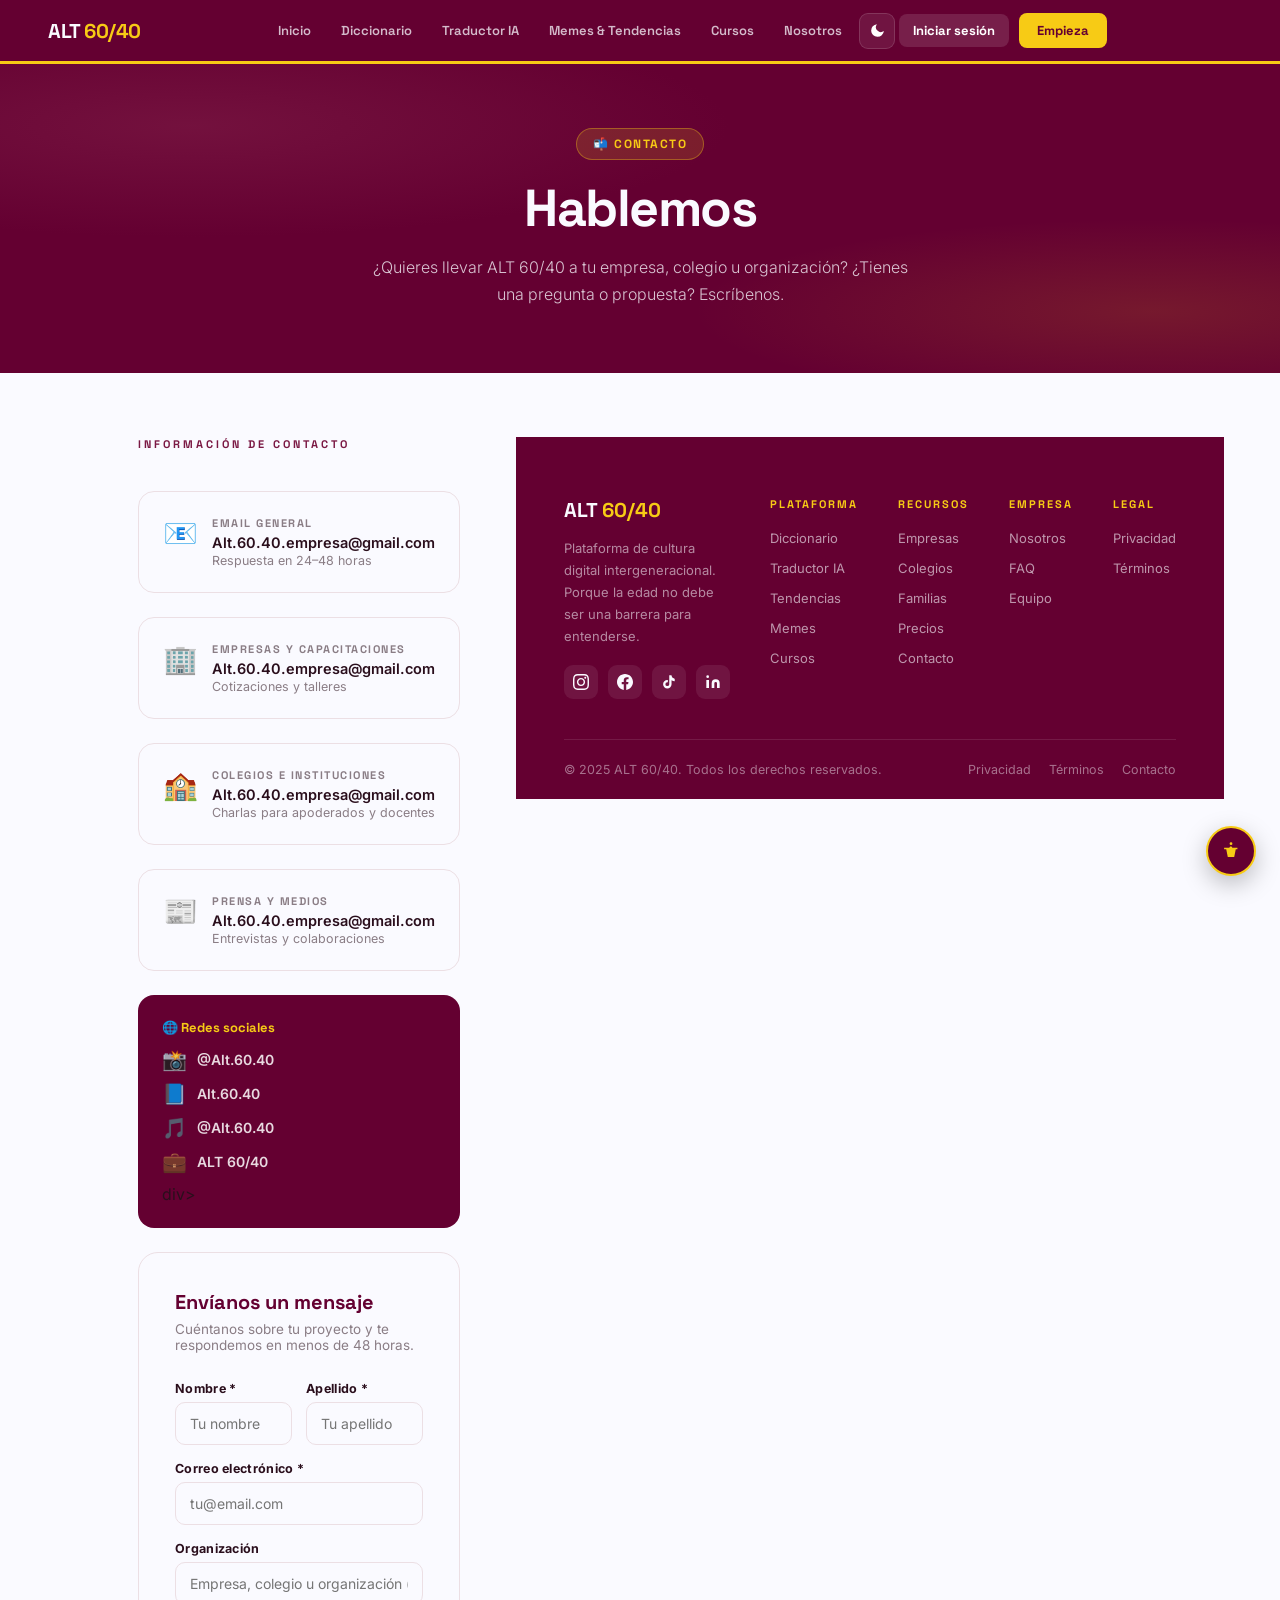
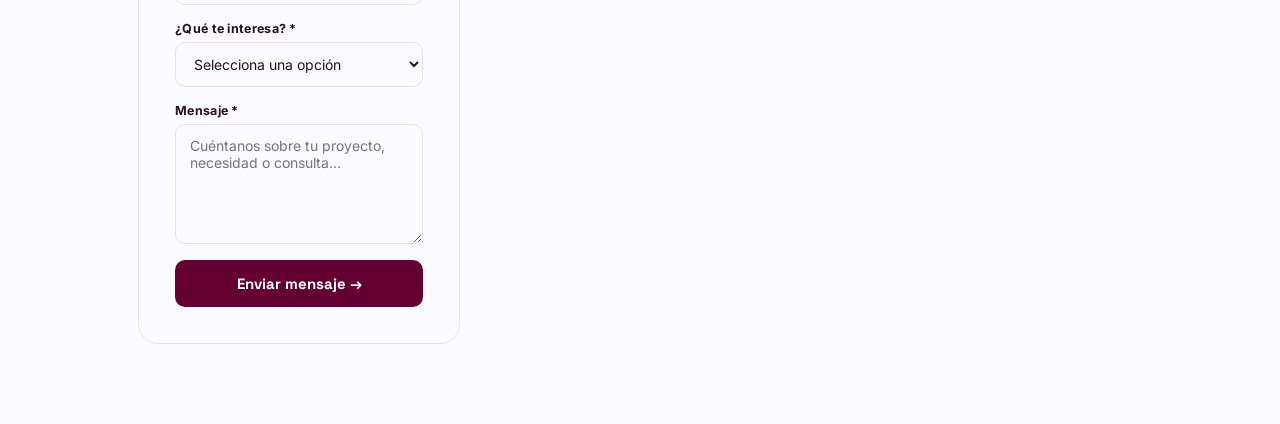
<file: alt6040-contacto (2).html>
<!DOCTYPE html>
<html lang="es">
<head>
<meta charset="UTF-8">
<meta name="viewport" content="width=device-width, initial-scale=1.0">
<link rel="preconnect" href="https://fonts.googleapis.com">
<link href="https://fonts.googleapis.com/css2?family=Space+Grotesk:wght@300;400;500;600;700;800&family=Inter:wght@300;400;500;600;700&display=swap" rel="stylesheet">
<style>
/* ═══════════════════════════════════════
   ALT 60/40 — DESIGN SYSTEM
   ═══════════════════════════════════════ */
:root {
  --wine:    #640031;
  --magenta: #7A1843;
  --gold:    #F7CB15;
  --steel:   #7698B3;
  --white:   #FAFAFF;

  --wine-l:  #7d0040;
  --gold-d:  #e0b711;
  --ink:     #2a0e1c;
  --gray:    #8a7d85;
  --border:  #ecdfe4;
  --bg:      var(--white);
  --bg-soft: #f9f5f1;
  --card-bg: var(--white);
  --text:    var(--ink);
  --text-soft: #5d5159;

  --fD: 'Space Grotesk', sans-serif;
  --fB: 'Inter', sans-serif;
  --ease: cubic-bezier(.25,.46,.45,.94);

  --radius-sm: 8px;
  --radius-md: 14px;
  --radius-lg: 20px;
}

/* ─── DARK MODE ─── */
html.dark {
  --bg:      #15090f;
  --bg-soft: #1c0e16;
  --card-bg: #20121a;
  --text:    #f5eef2;
  --text-soft: #c9b8c2;
  --border:  #3a2030;
  --gray:    #a594a0;
}

/* ─── HIGH CONTRAST MODE ─── */
html.contrast {
  --wine: #4a0024;
  --text: #000;
  --text-soft: #000;
  --border: #000;
}
html.contrast.dark {
  --text: #fff;
  --text-soft: #fff;
  --border: #fff;
  --bg: #000;
  --bg-soft: #000;
  --card-bg: #0a0a0a;
}

*,*::before,*::after{box-sizing:border-box;margin:0;padding:0;}
html{scroll-behavior:smooth;}
html.no-scroll{ overflow:hidden; }
body{
  font-family:var(--fB);
  background:var(--bg);
  color:var(--text);
  overflow-x:hidden;
  transition: background .25s, color .25s;
}
::selection { background: var(--gold); color: var(--wine); }
a{ color:inherit; }
img{ max-width:100%; display:block; }
button{ font-family:inherit; }

/* font-size scaling for accessibility */
html.font-lg{ font-size:112.5%; }
html.font-xl{ font-size:125%; }

section[id], div[id]{ scroll-margin-top: 84px; }

/* ─── VISIBLE FOCUS ─── */
a:focus-visible, button:focus-visible, input:focus-visible, textarea:focus-visible, select:focus-visible, [tabindex]:focus-visible {
  outline: 2.5px solid var(--gold);
  outline-offset: 2px;
}

/* ─── REDUCED MOTION ─── */
@media (prefers-reduced-motion: reduce) {
  *, *::before, *::after { animation-duration: 0.01ms !important; animation-iteration-count: 1 !important; transition-duration: 0.01ms !important; scroll-behavior: auto !important; }
}

/* ═══ NAV ═══ */
nav.site-nav{
  position:sticky; top:0; z-index:500;
  background:var(--wine);
  display:flex; align-items:center; justify-content:space-between;
  padding:0 48px; height:64px;
  border-bottom: 3px solid var(--gold);
}
.logo{ font-family:var(--fD); font-size:20px; font-weight:800; color:var(--white); letter-spacing:-.5px; text-decoration:none; }
.logo b{ color:var(--gold); }
.navlinks{ display:flex; gap:4px; align-items:center; }
.navlinks a{
  font-family:var(--fD); font-size:13px; font-weight:600;
  color:rgba(250,250,255,.75); text-decoration:none;
  padding:8px 13px; border-radius:8px; transition:all .15s;
  white-space:nowrap;
}
.navlinks a:hover, .navlinks a.current{ color:var(--white); background:rgba(255,255,255,.08); }
.nav-cta{
  background:var(--gold); color:var(--wine) !important;
  font-weight:700 !important; padding:9px 18px !important; margin-left:6px;
}
.nav-cta:hover{ background:#fff !important; }

.nav-icon-btn{
  background:rgba(255,255,255,.08); border:1px solid rgba(255,255,255,.14);
  width:36px; height:36px; border-radius:9px; cursor:pointer;
  display:flex; align-items:center; justify-content:center;
  transition:background .15s; flex-shrink:0;
}
.nav-icon-btn:hover{ background:rgba(255,255,255,.18); }
.nav-icon-btn svg{ width:17px; height:17px; }

.nav-right{ display:flex; align-items:center; gap:8px; }

.nav-avatar-btn{
  width:36px; height:36px; border-radius:50%;
  background:var(--gold); color:var(--wine);
  display:flex; align-items:center; justify-content:center;
  font-family:var(--fD); font-weight:700; font-size:13px;
  cursor:pointer; border:none; flex-shrink:0;
}

/* hamburger (mobile only) */
.hamburger{
  display:none; flex-direction:column; gap:4px; cursor:pointer;
  background:none; border:none; padding:8px; width:36px; height:36px;
  align-items:center; justify-content:center;
}
.hamburger span{ width:20px; height:2px; background:var(--white); border-radius:2px; transition:all .2s; }
.hamburger.open span:nth-child(1){ transform:translateY(6px) rotate(45deg); }
.hamburger.open span:nth-child(2){ opacity:0; }
.hamburger.open span:nth-child(3){ transform:translateY(-6px) rotate(-45deg); }

.mobile-drawer{
  display:none; position:fixed; top:64px; left:0; right:0; bottom:0; z-index:480;
  background:var(--wine); padding:24px; overflow-y:auto;
}
.mobile-drawer.open{ display:block; }
.mobile-drawer a{
  display:block; font-family:var(--fD); font-size:17px; font-weight:600;
  color:var(--white); text-decoration:none; padding:14px 4px;
  border-bottom:1px solid rgba(255,255,255,.1);
}

/* ═══ FOOTER ═══ */
footer.site-footer{ background:var(--wine); padding:60px 48px 0; }
.footer-grid{
  max-width:1240px; margin:0 auto;
  display:grid; grid-template-columns:2fr 1fr 1fr 1fr 1fr; gap:40px;
  padding-bottom:40px; border-bottom:1px solid rgba(255,255,255,.1);
}
.f-logo{ font-family:var(--fD); font-size:20px; font-weight:800; color:var(--white); margin-bottom:14px; }
.f-logo b{ color:var(--gold); }
.f-desc{ font-size:13px; color:rgba(250,250,255,.55); line-height:1.7; max-width:260px; margin-bottom:18px; }
.f-social{ display:flex; gap:10px; }
.f-social a{
  width:34px; height:34px; border-radius:9px; background:rgba(255,255,255,.08);
  display:flex; align-items:center; justify-content:center; transition:background .15s;
}
.f-social a:hover{ background:var(--gold); }
.f-social svg{ width:16px; height:16px; fill:var(--white); }
.f-social a:hover svg{ fill:var(--wine); }
.f-col-title{ font-family:var(--fD); font-size:11px; font-weight:700; letter-spacing:2px; text-transform:uppercase; color:var(--gold); margin-bottom:16px; }
.f-links{ list-style:none; display:flex; flex-direction:column; gap:10px; }
.f-links a{ font-size:13px; color:rgba(250,250,255,.6); text-decoration:none; transition:color .2s; }
.f-links a:hover{ color:var(--gold); }
.footer-bottom{
  max-width:1240px; margin:0 auto; padding:22px 0;
  display:flex; justify-content:space-between; align-items:center; flex-wrap:wrap; gap:12px;
}
.footer-bottom p{ font-size:12.5px; color:rgba(250,250,255,.45); }
.footer-bottom-links{ display:flex; gap:18px; flex-wrap:wrap; }
.footer-bottom-links a{ font-size:12.5px; color:rgba(250,250,255,.45); text-decoration:none; }
.footer-bottom-links a:hover{ color:var(--gold); }

/* ═══ SHARED BUTTONS ═══ */
.btn-gold{
  background:var(--gold); color:var(--wine);
  font-family:var(--fD); font-weight:700; font-size:15px;
  padding:14px 32px; border-radius:10px; border:none; cursor:pointer;
  text-decoration:none; display:inline-block; transition:all .2s;
  box-shadow:0 8px 28px rgba(247,203,21,.3);
}
.btn-gold:hover{ background:#fff; transform:translateY(-2px); box-shadow:0 12px 36px rgba(247,203,21,.4); }
.btn-outline{
  background:transparent; color:var(--white);
  font-family:var(--fD); font-weight:700; font-size:15px;
  padding:14px 32px; border-radius:10px; border:1.5px solid rgba(255,255,255,.3); cursor:pointer;
  text-decoration:none; display:inline-block; transition:all .2s;
}
.btn-outline:hover{ border-color:var(--white); background:rgba(255,255,255,.08); transform:translateY(-2px); }
.btn-wine{
  background:var(--wine); color:#fff;
  font-family:var(--fD); font-weight:700; font-size:14px;
  padding:12px 26px; border-radius:9px; border:none; cursor:pointer;
  text-decoration:none; display:inline-block; transition:all .2s;
}
.btn-wine:hover{ background:var(--magenta); transform:translateY(-2px); }
.btn-ghost-wine{
  background:transparent; color:var(--wine); border:1.5px solid var(--border);
  font-family:var(--fD); font-weight:700; font-size:13px;
  padding:10px 22px; border-radius:9px; cursor:pointer; transition:all .15s;
  text-decoration:none; display:inline-block;
}
.btn-ghost-wine:hover{ border-color:var(--wine); background:#f5eef1; }

/* ═══ SECTION BASE ═══ */
.section{ max-width:1240px; margin:0 auto; padding:80px 48px; }
.eyebrow{
  font-family:var(--fD); font-size:11px; font-weight:700;
  letter-spacing:3px; text-transform:uppercase; color:var(--magenta);
  margin-bottom:16px;
}
.eyebrow.on-dark{ color:var(--gold); }
.sec-title{
  font-family:var(--fD); font-size:clamp(28px,4vw,46px); font-weight:800;
  letter-spacing:-1px; line-height:1.1; color:var(--wine); margin-bottom:18px;
}
html.dark .sec-title{ color:var(--gold); }
.sec-title.on-dark{ color:var(--white); }
.sec-body{ font-size:16px; line-height:1.75; color:var(--text-soft); max-width:640px; }

/* ═══ PAGE HERO (subpages) ═══ */
.page-hero{
  background: var(--wine);
  background-image:
    radial-gradient(ellipse 70% 60% at 15% 20%, rgba(122,24,67,.7) 0%, transparent 60%),
    radial-gradient(ellipse 60% 50% at 90% 80%, rgba(247,203,21,.12) 0%, transparent 60%);
  padding:64px 48px; text-align:center;
}
.page-hero-eyebrow{
  display:inline-flex; align-items:center; gap:8px;
  background:rgba(247,203,21,.15); border:1px solid rgba(247,203,21,.35);
  color:var(--gold); font-family:var(--fD); font-size:12px; font-weight:700;
  letter-spacing:1.5px; text-transform:uppercase;
  padding:7px 16px; border-radius:100px; margin-bottom:20px;
}
.page-hero-title{
  font-family:var(--fD); font-weight:800;
  font-size:clamp(30px,5vw,52px); color:var(--white);
  line-height:1.08; letter-spacing:-1.5px;
}
.page-hero-sub{
  font-size:16px; color:rgba(250,250,255,.78);
  max-width:560px; margin:18px auto 0; line-height:1.7; font-weight:300;
}

/* ═══ REVEAL ═══ */
.reveal{ opacity:0; transform:translateY(28px); transition:opacity .65s var(--ease), transform .65s var(--ease); }
.reveal.visible{ opacity:1; transform:none; }

/* ═══ TOAST ═══ */
#toast-host{ position:fixed; bottom:24px; left:50%; transform:translateX(-50%); z-index:9999; display:flex; flex-direction:column; gap:8px; align-items:center; }
.toast{
  background:var(--wine); color:#fff; font-family:var(--fB); font-size:13.5px; font-weight:500;
  padding:12px 22px; border-radius:100px; box-shadow:0 10px 30px rgba(0,0,0,.25);
  display:flex; align-items:center; gap:8px;
  animation: toastIn .25s var(--ease);
}
@keyframes toastIn{ from{opacity:0;transform:translateY(10px);} to{opacity:1;transform:none;} }

/* ═══ MODAL BASE ═══ */
.modal-overlay{
  display:none; position:fixed; inset:0; background:rgba(20,5,12,.6);
  z-index:2000; align-items:center; justify-content:center; padding:20px;
  backdrop-filter: blur(3px);
}
.modal-overlay.open{ display:flex; }
.modal-box{
  background:var(--card-bg); border-radius:var(--radius-lg);
  width:min(420px,100%); padding:36px; position:relative;
  max-height:90vh; overflow-y:auto;
  animation: modalIn .25s var(--ease);
}
@keyframes modalIn{ from{opacity:0;transform:scale(.96) translateY(8px);} to{opacity:1;transform:none;} }
.modal-close{
  position:absolute; top:18px; right:18px; background:none; border:none;
  font-size:22px; color:var(--gray); cursor:pointer; line-height:1; padding:4px;
}
.modal-close:hover{ color:var(--wine); }

/* ═══ A11Y WIDGET ═══ */
#a11y-toggle{
  position:fixed; bottom:24px; right:24px; z-index:1000;
  width:50px; height:50px; border-radius:50%;
  background:var(--wine); border:2px solid var(--gold); cursor:pointer;
  display:flex; align-items:center; justify-content:center;
  box-shadow:0 8px 24px rgba(0,0,0,.25); transition:transform .2s;
}
#a11y-toggle:hover{ transform:scale(1.08); }
#a11y-toggle svg{ width:22px; height:22px; fill:var(--gold); }

#a11y-panel{
  display:none; position:fixed; bottom:84px; right:24px; z-index:1000;
  background:var(--card-bg); border:1.5px solid var(--border); border-radius:16px;
  padding:20px; width:240px; box-shadow:0 16px 48px rgba(0,0,0,.2);
}
#a11y-panel.open{ display:block; }
.a11y-row{ display:flex; align-items:center; justify-content:space-between; padding:10px 0; border-bottom:1px solid var(--border); }
.a11y-row:last-child{ border-bottom:none; }
.a11y-label{ font-size:13px; font-weight:600; color:var(--text); }
.a11y-btns{ display:flex; gap:4px; }
.a11y-mini-btn{
  width:28px; height:28px; border-radius:6px; border:1.5px solid var(--border);
  background:var(--bg); color:var(--text); cursor:pointer; font-size:12px; font-weight:700;
}
.a11y-mini-btn.active{ background:var(--wine); color:#fff; border-color:var(--wine); }
.a11y-toggle-switch{
  width:38px; height:22px; border-radius:100px; background:var(--border); position:relative; cursor:pointer; border:none;
}
.a11y-toggle-switch::after{
  content:''; position:absolute; top:2px; left:2px; width:18px; height:18px; border-radius:50%;
  background:#fff; transition:transform .2s;
}
.a11y-toggle-switch.on{ background:var(--wine); }
.a11y-toggle-switch.on::after{ transform:translateX(16px); }

/* ═══ RESPONSIVE ═══ */
@media(max-width:1000px){
  nav.site-nav{ padding:0 20px; }
  .navlinks{ display:none; }
  .hamburger{ display:flex; }
  .section{ padding:56px 20px; }
  .page-hero{ padding:48px 20px; }
  .footer-grid{ grid-template-columns:1fr 1fr; padding:0 20px 32px; }
  footer.site-footer{ padding:40px 0 0; }
  .footer-bottom{ padding:20px; flex-direction:column; text-align:center; }
}

</style>
<style>
.contact-layout{display:grid;grid-template-columns:1fr 1.4fr;gap:56px;max-width:1100px;margin:0 auto;padding:64px 48px 80px;}
.contact-info{display:flex;flex-direction:column;gap:24px;}
.ci-card{background:var(--card-bg);border:1.5px solid var(--border);border-radius:16px;padding:24px;display:flex;align-items:flex-start;gap:14px;transition:border-color .2s;}
.ci-card:hover{border-color:var(--gold);}
.ci-icon{font-size:28px;flex-shrink:0;}
.ci-label{font-family:var(--fD);font-size:11px;font-weight:700;letter-spacing:1.5px;text-transform:uppercase;color:var(--gray);margin-bottom:4px;}
.ci-value{font-size:14.5px;font-weight:600;color:var(--text);}
.ci-sub{font-size:12.5px;color:var(--gray);margin-top:2px;}
.contact-form-card{background:var(--card-bg);border:1.5px solid var(--border);border-radius:20px;padding:36px;}
.form-row{display:grid;grid-template-columns:1fr 1fr;gap:14px;}
.form-group{display:flex;flex-direction:column;gap:6px;margin-bottom:16px;}
.form-label{font-size:12.5px;font-weight:700;color:var(--text);letter-spacing:.3px;}
.form-input,.form-select,.form-textarea{border:1.5px solid var(--border);border-radius:10px;padding:12px 14px;font-size:14px;font-family:var(--fB);color:var(--text);background:var(--bg);outline:none;transition:border-color .2s;width:100%;}
.form-input:focus,.form-select:focus,.form-textarea:focus{border-color:var(--wine);}
.form-textarea{resize:vertical;min-height:120px;}
.form-submit{width:100%;padding:14px;background:var(--wine);color:#fff;border:none;border-radius:10px;font-family:var(--fD);font-weight:700;font-size:15px;cursor:pointer;transition:background .15s;}
.form-submit:hover{background:var(--magenta);}
.form-submit:disabled{background:var(--gray);cursor:default;}
@media(max-width:800px){
  .contact-layout{grid-template-columns:1fr;padding:36px 20px 60px;}
  .form-row{grid-template-columns:1fr;}
}
</style>
</head>
<body>
<div id="site-nav-placeholder"></div>
<div class="page-hero">
  <div class="page-hero-eyebrow">📬 Contacto</div>
  <h1 class="page-hero-title">Hablemos</h1>
  <p class="page-hero-sub">¿Quieres llevar ALT 60/40 a tu empresa, colegio u organización? ¿Tienes una pregunta o propuesta? Escríbenos.</p>
</div>

<div class="contact-layout">
  <div class="contact-info">
    <div class="eyebrow">Información de contacto</div>
    <div class="ci-card">
      <div class="ci-icon">📧</div>
      <div><div class="ci-label">Email general</div><div class="ci-value">Alt.60.40.empresa@gmail.com</div><div class="ci-sub">Respuesta en 24–48 horas</div></div>
    </div>
    <div class="ci-card">
      <div class="ci-icon">🏢</div>
      <div><div class="ci-label">Empresas y capacitaciones</div><div class="ci-value">Alt.60.40.empresa@gmail.com</div><div class="ci-sub">Cotizaciones y talleres</div></div>
    </div>
    <div class="ci-card">
      <div class="ci-icon">🏫</div>
      <div><div class="ci-label">Colegios e instituciones</div><div class="ci-value">Alt.60.40.empresa@gmail.com</div><div class="ci-sub">Charlas para apoderados y docentes</div></div>
    </div>
    <div class="ci-card">
      <div class="ci-icon">📰</div>
      <div><div class="ci-label">Prensa y medios</div><div class="ci-value">Alt.60.40.empresa@gmail.com</div><div class="ci-sub">Entrevistas y colaboraciones</div></div>
    </div>
    <div style="background:var(--wine);border-radius:16px;padding:24px;">
      <div style="font-family:var(--fD);font-size:13px;font-weight:700;color:var(--gold);margin-bottom:12px;">🌐 Redes sociales</div>
      <div style="display:flex;flex-direction:column;gap:10px;">
        <a href="https://www.instagram.com/alt.60.40/" target="_blank" style="display:flex;align-items:center;gap:10px;color:rgba(255,255,255,.85);text-decoration:none;font-size:14px;font-weight:600;"><span style="font-size:20px;">📸</span> @Alt.60.40</a>
        <a href="https://www.facebook.com/share/1G8u2c5EKh/" target="_blank" style="display:flex;align-items:center;gap:10px;color:rgba(255,255,255,.85);text-decoration:none;font-size:14px;font-weight:600;"><span style="font-size:20px;">📘</span> Alt.60.40</a>
        <a href="https://www.tiktok.com/@alt.60.40" target="_blank" style="display:flex;align-items:center;gap:10px;color:rgba(255,255,255,.85);text-decoration:none;font-size:14px;font-weight:600;"><span style="font-size:20px;">🎵</span> @Alt.60.40</a>
        <a href="https://www.linkedin.com/company/alt6040" target="_blank" style="display:flex;align-items:center;gap:10px;color:rgba(255,255,255,.85);text-decoration:none;font-size:14px;font-weight:600;"><span style="font-size:20px;">💼</span> ALT 60/40</a>
        div>
    </div>
  </div>

  <div class="contact-form-card">
    <div style="font-family:var(--fD);font-size:20px;font-weight:800;color:var(--wine);margin-bottom:6px;">Envíanos un mensaje</div>
    <div style="font-size:13.5px;color:var(--gray);margin-bottom:28px;">Cuéntanos sobre tu proyecto y te respondemos en menos de 48 horas.</div>

    <div id="formSuccess" style="display:none;background:#dcfce7;border:1.5px solid #86efac;border-radius:12px;padding:20px;text-align:center;margin-bottom:20px;">
      <div style="font-size:28px;margin-bottom:8px;">✅</div>
      <div style="font-family:var(--fD);font-size:16px;font-weight:700;color:#15803d;">¡Mensaje enviado!</div>
      <div style="font-size:13px;color:#166534;margin-top:4px;">Te responderemos en menos de 48 horas.</div>
    </div>

    <form id="contactForm" onsubmit="submitForm(event)">
      <div class="form-row">
        <div class="form-group"><label class="form-label">Nombre *</label><input class="form-input" type="text" name="name" required placeholder="Tu nombre"></div>
        <div class="form-group"><label class="form-label">Apellido *</label><input class="form-input" type="text" name="last" required placeholder="Tu apellido"></div>
      </div>
      <div class="form-group"><label class="form-label">Correo electrónico *</label><input class="form-input" type="email" name="email" required placeholder="tu@email.com"></div>
      <div class="form-group"><label class="form-label">Organización</label><input class="form-input" type="text" name="org" placeholder="Empresa, colegio u organización (opcional)"></div>
      <div class="form-group">
        <label class="form-label">¿Qué te interesa? *</label>
        <select class="form-select" name="interest" required>
          <option value="">Selecciona una opción</option>
          <option>Capacitación para empresa</option>
          <option>Charla para colegio</option>
          <option>Taller para familias</option>
          <option>Consultoría en comunicación digital</option>
          <option>Colaboración / prensa</option>
          <option>Pregunta general</option>
          <option>Otro</option>
        </select>
      </div>
      <div class="form-group"><label class="form-label">Mensaje *</label><textarea class="form-textarea" name="message" required placeholder="Cuéntanos sobre tu proyecto, necesidad o consulta..."></textarea></div>
      <button class="form-submit" type="submit" id="submitBtn">Enviar mensaje →</button>
    </form>
  </div>
</div>

<div id="site-footer-placeholder"></div>
<script>
/* ═══════════════════════════════════════
   ALT 60/40 — APP CORE (shared state & utils)
   Persisted via localStorage. No real backend —
   this simulates auth/progress for the prototype.
   ═══════════════════════════════════════ */

const ALT = {
  STORE_KEY: 'alt6040_state',

  defaultState() {
    return {
      user: null, // { name, email, initials }
      favorites: [],        // array of term ids
      history: [],          // array of {term, ts}
      learned: [],          // array of term ids marked "aprendida"
      courseProgress: {},   // { courseId: percent }
      achievements: [],     // array of achievement ids unlocked
      darkMode: false,
      fontSize: 'base',     // base | lg | xl
      highContrast: false,
    };
  },

  state: null,

  load() {
    try {
      const raw = localStorage.getItem(this.STORE_KEY);
      this.state = raw ? Object.assign(this.defaultState(), JSON.parse(raw)) : this.defaultState();
    } catch(e) {
      this.state = this.defaultState();
    }
    return this.state;
  },

  save() {
    localStorage.setItem(this.STORE_KEY, JSON.stringify(this.state));
  },

  /* ── AUTH (simulated) ── */
  login(name, email) {
    const initials = name.trim().split(/\s+/).map(w => w[0]).slice(0,2).join('').toUpperCase();
    this.state.user = { name: name.trim(), email: email.trim(), initials: initials || 'U' };
    this.save();
  },
  loginWithGoogle() {
    this.login('Usuario Google', 'usuario@gmail.com');
  },
  logout() {
    this.state.user = null;
    this.save();
  },
  isLoggedIn() { return !!this.state.user; },

  /* ── FAVORITES ── */
  toggleFavorite(termId) {
    const i = this.state.favorites.indexOf(termId);
    if (i >= 0) { this.state.favorites.splice(i,1); } else { this.state.favorites.push(termId); }
    this.save();
    return this.state.favorites.includes(termId);
  },
  isFavorite(termId) { return this.state.favorites.includes(termId); },

  /* ── HISTORY ── */
  addHistory(termLabel) {
    this.state.history = this.state.history.filter(h => h.term !== termLabel);
    this.state.history.unshift({ term: termLabel, ts: Date.now() });
    this.state.history = this.state.history.slice(0, 20);
    this.save();
  },

  /* ── LEARNED WORDS ── */
  markLearned(termId) {
    if (!this.state.learned.includes(termId)) {
      this.state.learned.push(termId);
      this.save();
      this.checkAchievements();
    }
  },

  /* ── COURSE PROGRESS ── */
  setCourseProgress(courseId, percent) {
    this.state.courseProgress[courseId] = percent;
    this.save();
    this.checkAchievements();
  },
  getCourseProgress(courseId) { return this.state.courseProgress[courseId] || 0; },

  /* ── ACHIEVEMENTS ── */
  ACHIEVEMENT_DEFS: [
    { id: 'first_word',  name: 'Primer meme aprendido', desc: 'Aprendiste tu primera palabra', icon: '🎉', check: s => s.learned.length >= 1 },
    { id: 'hundred',     name: '100 términos descubiertos', desc: 'Marcaste 100 palabras como aprendidas', icon: '💯', check: s => s.learned.length >= 100 },
    { id: 'expert',      name: 'Nivel Experto', desc: 'Completaste un curso avanzado', icon: '🎓', check: s => Object.values(s.courseProgress).some(p => p >= 100) },
    { id: 'streak',      name: 'Racha de aprendizaje', desc: 'Visitaste el diccionario 3 veces', icon: '🔥', check: s => s.history.length >= 3 },
    { id: 'collector',   name: 'Coleccionista', desc: 'Guardaste 5 palabras favoritas', icon: '⭐', check: s => s.favorites.length >= 5 },
  ],

  checkAchievements() {
    let unlocked = false;
    this.ACHIEVEMENT_DEFS.forEach(def => {
      if (!this.state.achievements.includes(def.id) && def.check(this.state)) {
        this.state.achievements.push(def.id);
        unlocked = true;
        this.toast(`🏆 Logro desbloqueado: ${def.name}`);
      }
    });
    if (unlocked) this.save();
  },

  /* ── DARK MODE ── */
  applyDarkMode() {
    document.documentElement.classList.toggle('dark', this.state.darkMode);
  },
  toggleDarkMode() {
    this.state.darkMode = !this.state.darkMode;
    this.applyDarkMode();
    this.save();
  },

  /* ── ACCESSIBILITY ── */
  applyA11y() {
    document.documentElement.classList.remove('font-lg','font-xl');
    if (this.state.fontSize === 'lg') document.documentElement.classList.add('font-lg');
    if (this.state.fontSize === 'xl') document.documentElement.classList.add('font-xl');
    document.documentElement.classList.toggle('contrast', this.state.highContrast);
  },
  setFontSize(size) {
    this.state.fontSize = size;
    this.applyA11y();
    this.save();
  },
  toggleContrast() {
    this.state.highContrast = !this.state.highContrast;
    this.applyA11y();
    this.save();
  },
  readPageAloud() {
    if (!('speechSynthesis' in window)) { this.toast('Lectura en voz alta no disponible en este navegador'); return; }
    const main = document.querySelector('main') || document.body;
    const text = main.innerText.slice(0, 4000);
    const utter = new SpeechSynthesisUtterance(text);
    utter.lang = 'es-ES';
    speechSynthesis.cancel();
    speechSynthesis.speak(utter);
    this.toast('🔊 Leyendo página en voz alta...');
  },
  stopReading() {
    speechSynthesis.cancel();
  },

  /* ── TOAST ── */
  toast(msg, ms=3200) {
    let host = document.getElementById('toast-host');
    if (!host) {
      host = document.createElement('div');
      host.id = 'toast-host';
      document.body.appendChild(host);
    }
    const el = document.createElement('div');
    el.className = 'toast';
    el.textContent = msg;
    host.appendChild(el);
    setTimeout(() => { el.style.opacity = '0'; el.style.transition='opacity .3s'; setTimeout(()=>el.remove(), 300); }, ms);
  },

  /* ── COPY TO CLIPBOARD ── */
  copyText(text, successMsg='Copiado al portapapeles') {
    navigator.clipboard.writeText(text).then(() => this.toast('✅ ' + successMsg)).catch(() => this.toast('No se pudo copiar'));
  },

  /* ── SHARE ── */
  shareContent(title, text, url) {
    if (navigator.share) {
      navigator.share({ title, text, url }).catch(()=>{});
    } else {
      this.copyText(url || window.location.href, 'Enlace copiado para compartir');
    }
  },

  init() {
    this.load();
    this.applyDarkMode();
    this.applyA11y();
    this.renderNavAuthState();
    this.checkAchievements();
  },

  /* update header avatar/login button based on auth state across pages */
  renderNavAuthState() {
    const loginBtn = document.getElementById('navLoginBtn');
    const avatarBtn = document.getElementById('navAvatarBtn');
    if (!loginBtn && !avatarBtn) return;
    if (this.isLoggedIn()) {
      if (loginBtn) loginBtn.style.display = 'none';
      if (avatarBtn) { avatarBtn.style.display = 'flex'; avatarBtn.textContent = this.state.user.initials; }
    } else {
      if (loginBtn) loginBtn.style.display = 'inline-block';
      if (avatarBtn) avatarBtn.style.display = 'none';
    }
  }
};

ALT.load();
ALT.applyDarkMode();
ALT.applyA11y();

document.addEventListener('DOMContentLoaded', () => {
  ALT.init();

  /* ── mobile hamburger ── */
  const hamburger = document.getElementById('hamburgerBtn');
  const drawer = document.getElementById('mobileDrawer');
  if (hamburger && drawer) {
    hamburger.addEventListener('click', () => {
      hamburger.classList.toggle('open');
      drawer.classList.toggle('open');
      document.documentElement.classList.toggle('no-scroll', drawer.classList.contains('open'));
    });
    drawer.querySelectorAll('a').forEach(a => a.addEventListener('click', () => {
      hamburger.classList.remove('open');
      drawer.classList.remove('open');
      document.documentElement.classList.remove('no-scroll');
    }));
  }

  /* ── dark mode toggle button ── */
  document.querySelectorAll('[data-dark-toggle]').forEach(btn => {
    btn.addEventListener('click', () => ALT.toggleDarkMode());
  });

  /* ── a11y panel ── */
  const a11yToggle = document.getElementById('a11y-toggle');
  const a11yPanel = document.getElementById('a11y-panel');
  if (a11yToggle && a11yPanel) {
    a11yToggle.addEventListener('click', () => a11yPanel.classList.toggle('open'));
    document.addEventListener('click', (e) => {
      if (!a11yPanel.contains(e.target) && !a11yToggle.contains(e.target)) a11yPanel.classList.remove('open');
    });
  }

  /* ── login modal wiring ── */
  const loginBtn = document.getElementById('navLoginBtn');
  const loginModal = document.getElementById('loginModal');
  if (loginBtn && loginModal) {
    loginBtn.addEventListener('click', () => loginModal.classList.add('open'));
  }

  /* ── avatar click -> go to profile ── */
  const avatarBtn = document.getElementById('navAvatarBtn');
  if (avatarBtn) {
    avatarBtn.addEventListener('click', () => { window.location.href = 'perfil.html'; });
  }

  /* ── scroll reveal (works across pages) ── */
  const io = new IntersectionObserver(entries => {
    entries.forEach(e => { if (e.isIntersecting) e.target.classList.add('visible'); });
  }, { threshold: .08 });
  document.querySelectorAll('.reveal').forEach(r => io.observe(r));
});

</script>
<script>
/* ════════════════════════════════════════════════════════
   ALT 60/40 — DATA COMPLETA
   Multi-generacional · Actualizado julio 2026
   Gen Alpha · Gen Z · Millennials · Gen X · Boomers
   ════════════════════════════════════════════════════════ */

/* ──────────────────────────────────────────────────────
   DICCIONARIO — 55 términos con ejemplos expandidos
   ────────────────────────────────────────────────────── */
const TERMS = [

  /* ═══ GEN ALPHA (2013+) ═══ */
  {
    id:'skibidi', word:'Skibidi', pron:'/ski-bi-di/', category:'memes', generation:'Gen Alpha',
    tags:['Gen Alpha','2023','Viral'], date:'~2023', popularity:97, emoji:'🚽',
    definition:'Originado en la serie viral "Skibidi Toilet" de YouTube (cabezas humanas en inodoros en guerra). Funciona como palabra comodín: algo absurdo, raro, random o sin sentido. Es el idioma nativo de Gen Alpha.',
    example:'"Eso fue completamente skibidi, no tiene sentido pero me reí 10 minutos."',
    example2:'"¿Por qué estás siendo tan skibidi hoy? Nada de lo que dices tiene lógica."',
    example3:'"Ese video de YouTube es puro skibidi Ohio, no puedo creer que alguien lo hizo."',
    synonyms:['Random','Absurdo','Sin sentido'], related:['brainrot','gyat'],
    platforms:['YouTube','TikTok'], formalTranslation:'Algo absurdo o sin sentido aparente'
  },
  {
    id:'gyat', word:'Gyat', pron:'/yat/', category:'slang', generation:'Gen Alpha',
    tags:['Gen Alpha','2022'], date:'~2022', popularity:78, emoji:'😱',
    definition:'Interjección de asombro exagerado. Viene de "goddamn" pronunciado rapidísimo. Se usa para reaccionar ante algo impactante, sorprendente o impresionante.',
    example:'"¡Gyat! No puedo creer que sacó 7 sin ir a clases en todo el semestre."',
    example2:'"Gyat bro, ese precio estaba en oferta hace una hora y ya se acabó."',
    example3:'"¡GYAT! Mira quién llegó a la fiesta — no lo invitamos."',
    synonyms:['¡Dios mío!','¡Wow!','¡Increíble!'], related:['skibidi','brainrot'],
    platforms:['TikTok'], formalTranslation:'Expresión de asombro o sorpresa intensa ante algo inesperado'
  },
  {
    id:'brainrot', word:'Brainrot', pron:'/bréin-rot/', category:'memes', generation:'Gen Alpha / Gen Z',
    tags:['Gen Alpha','Gen Z','2023','Popular'], date:'~2023', popularity:94, emoji:'🧠',
    definition:'Contenido absurdo, repetitivo y sin valor que "pudre el cerebro" de tanto verlo. Se usa con humor para autocriticarse. Si entiendes todos los memes de Skibidi Toilet, ya tienes brainrot.',
    example:'"Llevo 4 horas viendo TikTok a las 3am. Esto es puro brainrot y no me arrepiento."',
    example2:'"Mi recomendado de YouTube es solo videos de gatos y conspiraciones. Tengo brainrot severo."',
    example3:'"Las cosas que me dan risa ya no tienen sentido para nadie más. Brainrot nivel experto."',
    synonyms:['Contenido basura','Adicción digital'], related:['skibidi','npc'],
    platforms:['YouTube','TikTok'], formalTranslation:'Deterioro cognitivo humorístico por consumo excesivo de contenido banal'
  },

  /* ═══ GEN Z (1997-2012) ═══ */
  {
    id:'rizz', word:'Rizz', pron:'/riz/', category:'slang', generation:'Gen Z',
    tags:['Gen Z','2022','Viral','Oxford 2023'], date:'~2022', popularity:99, emoji:'✨',
    definition:'Carisma natural para seducir o impresionar sin aparente esfuerzo. Palabra del Año Oxford 2023. "Unspoken rizz" es el nivel supremo: conquistas sin decir ni una sola palabra. Puedes "tener rizz" o "no tener rizz".',
    example:'"No hace nada especial y todos lo adoran — tiene un unspoken rizz impresionante."',
    example2:'"Intenté hablarle y lo arruiné todo. Definitivamente no tengo rizz."',
    example3:'"¿Cómo te fue con ella?" "Mal, perdí todo el rizz cuando me trabé diciendo mi nombre."',
    synonyms:['Carisma','Encanto natural','Don de gentes'], related:['aura','sigma','delulu'],
    platforms:['TikTok','Instagram','X'], formalTranslation:'Carisma natural para generar atracción sin esfuerzo visible'
  },
  {
    id:'aura', word:'Aura', pron:'/áu-ra/', category:'slang', generation:'Gen Alpha / Gen Z',
    tags:['Gen Alpha','Gen Z','2023','Viral'], date:'~2023', popularity:95, emoji:'🌟',
    definition:'Energía o presencia carismática que proyecta una persona. "Farmar aura" (2025-2026) es acumular puntos de carisma haciendo cosas geniales. "Perder aura" es hacer algo vergonzoso. El sistema de puntos lo decide la comunidad.',
    example:'"Perdió 1000 puntos de aura cuando se cayó entrando al salón con todos mirando."',
    example2:'"Llegó al trabajo con café, look impecable y el proyecto listo: +5000 aura pura."',
    example3:'"Contesté mal en clase cuando no sabía la respuesta. Aura en negativo, literalmente."',
    synonyms:['Presencia','Carisma','Energía'], related:['rizz','sigma'],
    platforms:['TikTok','Instagram'], formalTranslation:'Presencia carismática que proyecta una persona en su entorno'
  },
  {
    id:'delulu', word:'Delulu', pron:'/de-lu-lu/', category:'slang', generation:'Gen Z',
    tags:['Gen Z','TikTok','2023','Popular'], date:'~2023', popularity:88, emoji:'🌙',
    definition:'Diminutivo de "delusional" (delirante). Se usa con humor y cariño para describir expectativas poco realistas, especialmente en lo amoroso. "Ser delulu" es un estado de vida que muchos abrazan conscientemente.',
    example:'"Estoy completamente delulu pensando que me va a escribir después de 3 semanas de silencio."',
    example2:'"Sé que no me conoce en persona, pero en mi cabeza ya tenemos 3 hijos. Soy muy delulu."',
    example3:'"¿Delulu? Sí. ¿Voy a parar? No. Manifestar es parte del proceso."',
    synonyms:['Ilusa/o','Con esperanzas exageradas'], related:['main-character','rizz'],
    platforms:['TikTok','Instagram'], formalTranslation:'Tener expectativas poco realistas sobre una situación romántica'
  },
  {
    id:'era', word:'Era', pron:'/é-ra/', category:'slang', generation:'Gen Z',
    tags:['Gen Z','2023','Popular'], date:'~2023', popularity:93, emoji:'⭐',
    definition:'Estar en una "era" es vivir una etapa de vida con identidad definida. Inspirado en las eras de Taylor Swift. En 2026 todo se convierte en una era: gym, paz mental, villana, productividad.',
    example:'"Estoy en mi era de no contestar mensajes y priorizar mi paz interior."',
    example2:'"Oficialmente entré a mi era de gym. Llevo 3 días. Esperemos que dure."',
    example3:'"Esta es mi era villana: nada de disculpas, nada de explicaciones."',
    synonyms:['Fase','Etapa','Período'], related:['delulu','main-character'],
    platforms:['TikTok','Instagram','X'], formalTranslation:'Atravesando una etapa de vida con identidad y propósito definidos'
  },
  {
    id:'the-ick', word:'The ick', pron:'/de-ik/', category:'slang', generation:'Gen Z',
    tags:['Gen Z','2022','Popular'], date:'~2022', popularity:89, emoji:'🤢',
    definition:'Repulsión instantánea e irreversible que surge al ver algo que hace la persona que te gusta. No tiene cura conocida. Una vez que da "the ick", la atracción se fue para siempre.',
    example:'"Me dio el ick cuando lo vi corriendo raro detrás del bus. Ya no puedo verlo igual."',
    example2:'"¿Sabes qué me dio el ick? Que manda voz en vez de texto. No lo puedo superar."',
    example3:'"The ick más raro: tomaba el yogur y hacía ruido al final. Adiós para siempre."',
    synonyms:['Repulsión','Me bajó','Ya no me gusta'], related:['delulu','ghostear'],
    platforms:['TikTok','Instagram'], formalTranslation:'Repulsión súbita e irreversible hacia alguien que antes atraía'
  },
  {
    id:'no-cap', word:'No cap', pron:'/no-kap/', category:'slang', generation:'Gen Z',
    tags:['Gen Z','2019','Popular'], date:'~2019', popularity:91, emoji:'🧢',
    definition:'"Sin mentira" / "en serio". "Cap" significa mentira en slang. "No cap" = te lo juro, es verdad. Una de las expresiones más usadas para dar énfasis a una afirmación.',
    example:'"Este restaurante es el mejor que fui en mi vida, no cap."',
    example2:'"No cap, el examen estuvo facilísimo. Todos lo reprobaron pero estuvo fácil."',
    example3:'"¿Esto está bueno de verdad o lo dices?" "No cap, te lo juro, está increíble."',
    synonyms:['En serio','Te lo juro','Facts'], related:['lowkey','bussin'],
    platforms:['TikTok','Instagram','X'], formalTranslation:'Te lo aseguro, es completamente cierto y sin exageración'
  },
  {
    id:'slay', word:'Slay', pron:'/sléi/', category:'slang', generation:'Gen Z',
    tags:['Gen Z','2019'], date:'~2019 (cultura ballroom)', popularity:86, emoji:'💅',
    definition:'Elogio máximo: alguien lo hizo de manera excepcional. Viene de la cultura ballroom afroamericana de los 80s, masificado por RuPaul\'s Drag Race. "Slay queen" es la forma de decírselo a alguien.',
    example:'"Ese look es un slay absoluto, deberías ir así siempre."',
    example2:'"Presentó el proyecto con tanta confianza. Slay total, todos aplaudieron."',
    example3:'"¿Cómo me veo?" "Slay. Literal slay. No cambies nada."',
    synonyms:['Lo rompiste','Lo clavaste','Impresionante'], related:['aura','rizz'],
    platforms:['Instagram','TikTok','X'], formalTranslation:'Hiciste algo de manera excepcional y con gran estilo'
  },
  {
    id:'caught-4k', word:'Caught in 4K', pron:'/kot in ful-kei/', category:'slang', generation:'Gen Z',
    tags:['Gen Z','2020','Viral'], date:'~2020', popularity:85, emoji:'📸',
    definition:'Ser pillado haciendo algo con evidencia irrefutable. La cultura del celular hizo que todo quede grabado. No hay escapatoria posible.',
    example:'"Te vieron comprando McDonald\'s con la dieta activa. Caught in 4K."',
    example2:'"Le dijo a todos que estaba enfermo y lo pillaron en el partido. Caught in 4K brutal."',
    example3:'"Me grabaron durmiendo en clases y lo subieron al grupo. Caught in 4K sin compasión."',
    synonyms:['Pillado','En evidencia','Sin coartada'], related:['ratio','no-cap'],
    platforms:['TikTok','Instagram','X'], formalTranslation:'Ser descubierto en flagrante con evidencia irrefutable'
  },
  {
    id:'understood-assignment', word:'Understood the assignment', pron:'/an-dér-stud de a-sáin-ment/', category:'slang', generation:'Gen Z',
    tags:['Gen Z','2021','Viral'], date:'~2021', popularity:84, emoji:'📋',
    definition:'Elogio máximo: alguien entendió exactamente qué se esperaba y lo hizo de manera impecable. Si te lo dicen, lo hiciste perfecto.',
    example:'"Llegó al evento con el look exacto — clearly understood the assignment."',
    example2:'"Le pedí que trajera algo para la reunión y llegó con presentación, aperitivos y resumen. Entendió el assignment completamente."',
    example3:'"El chef nuevo understood the assignment: menú perfecto, presentación perfecta, precio razonable."',
    synonyms:['Lo entendió','Lo clavó'], related:['slay','rizz'],
    platforms:['TikTok','Instagram','X'], formalTranslation:'Cumplió exactamente con lo esperado, de manera sobresaliente'
  },
  {
    id:'rent-free', word:'Rent free', pron:'/rent-frí/', category:'slang', generation:'Gen Z / Millennials',
    tags:['Gen Z','Millennials','2020'], date:'~2020', popularity:76, emoji:'🏠',
    definition:'Cuando algo o alguien ocupa tu mente constantemente sin que puedas evitarlo. "Vive en tu cabeza sin pagar arriendo." Puede ser una canción, una persona, un momento vergonzoso.',
    example:'"Esa canción vive en mi cabeza rent free desde hace tres semanas."',
    example2:'"El comentario que me hizo hace un mes sigue viviendo rent free en mi cabeza a las 3am."',
    example3:'"Él no piensa en mí pero yo lo tengo rent free 24/7. Clásico."',
    synonyms:['No puedo dejar de pensar','Me obsesioné'], related:['delulu','main-character'],
    platforms:['X','TikTok'], formalTranslation:'Algo que ocupa tu mente constantemente de forma involuntaria'
  },
  {
    id:'pov', word:'POV', pron:'/pi-ou-vi/', category:'tiktok', generation:'Gen Z',
    tags:['Gen Z','TikTok','2020'], date:'~2020', popularity:95, emoji:'📹',
    definition:'"Point of View". Formato de video/texto donde el espectador es el protagonista de la situación. "POV: tu mamá te llama" te pone a ti dentro de la escena.',
    example:'"POV: llevas 6 horas jugando y tu mamá acaba de cortar el internet."',
    example2:'"POV: eres el único que estudió para el examen y el profe lo suspendió."',
    example3:'"POV: tu jefe te llama el viernes a las 5:59pm."',
    synonyms:['Perspectiva','Punto de vista'], related:['main-character','npc'],
    platforms:['TikTok','Instagram'], formalTranslation:'Desde la perspectiva del protagonista de la situación descrita'
  },
  {
    id:'npc', word:'NPC', pron:'/en-pi-si/', category:'gaming', generation:'Gen Z / Millennials',
    tags:['Gen Z','Gaming','2022'], date:'~2022', popularity:80, emoji:'🤖',
    definition:'"Non-Playable Character": personaje sin criterio propio de videojuego. Alguien que actúa sin pensar, sigue a la masa y repite lo mismo sin originalidad.',
    example:'"Deja de actuar como NPC y da tu propia opinión por una vez."',
    example2:'"Todos en esa reunión eran NPCs: nadie preguntó nada, nadie dijo nada, todos asintieron."',
    example3:'"¿Votó porque le dijeron que votara?" "NPC máximo. No sabe ni por qué."',
    synonyms:['Robot','Autómata','Sin criterio'], related:['brainrot','sigma'],
    platforms:['X','TikTok','Reddit'], formalTranslation:'Persona que actúa mecánicamente sin pensamiento crítico propio'
  },
  {
    id:'sigma', word:'Sigma', pron:'/sig-ma/', category:'memes', generation:'Gen Alpha / Gen Z',
    tags:['Gen Alpha','Gen Z','2021'], date:'~2021', popularity:90, emoji:'🐺',
    definition:'Alguien independiente que no busca aprobación social. Trabaja en silencio, obtiene resultados. El "sigma grindset" popularizó el concepto como meme motivacional, primero irónico y luego adoptado en serio.',
    example:'"Ese tipo es muy sigma: nunca sube nada a redes pero siempre está logrando cosas."',
    example2:'"Sigma move: se fue antes que terminara la reunión porque ya había dado su aporte."',
    example3:'"No necesita que nadie sepa lo que hace. Puro sigma."',
    synonyms:['Independiente','Lobo solitario'], related:['rizz','aura'],
    platforms:['YouTube','TikTok','Reddit'], formalTranslation:'Persona independiente que opera sin buscar validación social'
  },
  {
    id:'mid', word:'Mid', pron:'/mid/', category:'slang', generation:'Gen Z',
    tags:['Gen Z','2021'], date:'~2021', popularity:75, emoji:'😐',
    definition:'Mediocre. Del montón. No es un insulto grave pero es definitivo: sin nada especial, exactamente en el medio.',
    example:'"La película nueva estuvo mid, no la recomendaría pero tampoco diría que es mala."',
    example2:'"Probé el restaurante que tanto recomendaban. Estuvo mid. Decepcionante con esa expectativa."',
    example3:'"¿Cómo estuvo el concierto?" "Mid. Llegó tarde, cantó poca música nueva y se fue rápido."',
    synonyms:['Mediocre','Normalito','Del montón'], related:['cringe','ratio'],
    platforms:['X','TikTok'], formalTranslation:'De calidad mediocre, sin aspectos positivos ni negativos destacables'
  },
  {
    id:'cringe', word:'Cringe', pron:'/krinch/', category:'slang', generation:'Millennials / Gen Z',
    tags:['Gen Z','Millennials','2015'], date:'~2015', popularity:88, emoji:'😬',
    definition:'Algo que produce vergüenza ajena intensa. El equivalente moderno de "qué pena ajena". Puede ser una situación, persona, contenido o comportamiento.',
    example:'"Vi el video donde intentó bailar en la reunión de trabajo. Tan cringe que cerré la app."',
    example2:'"Ese comentario en Instagram fue el cringe más grande del año."',
    example3:'"Releer mis mensajes de hace 5 años es puro cringe. ¿Por qué era así?"',
    synonyms:['Vergüenza ajena','Incómodo','Bochornoso'], related:['mid','ratio'],
    platforms:['YouTube','X','Reddit'], formalTranslation:'Algo que provoca vergüenza ajena o incomodidad intensa al observarlo'
  },
  {
    id:'ghostear', word:'Ghostear', pron:'/gos-te-ar/', category:'slang', generation:'Gen Z / Millennials',
    tags:['Gen Z','Millennials','2019'], date:'~2019', popularity:85, emoji:'👻',
    definition:'Desaparecer sin explicación. Dejar de responder mensajes abruptamente como si te convirtieras en un fantasma. Muy común en citas y amistades digitales.',
    example:'"Me ghosteó después de tres semanas hablando todos los días. Sin una sola palabra."',
    example2:'"Le mandé 5 mensajes en 3 días. Me ghosteó con clase. Ni visto le dio."',
    example3:'"Ghosteé a alguien una vez y todavía me siento culpable años después."',
    synonyms:['Desaparecer','Dejar en visto'], related:['the-ick','lowkey'],
    platforms:['WhatsApp','Instagram','Tinder'], formalTranslation:'Cesar toda comunicación con alguien sin dar ninguna explicación'
  },
  {
    id:'lowkey', word:'Lowkey', pron:'/lou-ki/', category:'slang', generation:'Gen Z / Millennials',
    tags:['Gen Z','Millennials','2018'], date:'~2018', popularity:79, emoji:'🤫',
    definition:'Algo que se hace o siente de manera discreta. "Lowkey me gustó" = aunque no lo admitiría públicamente. Su opuesto es "highkey" (abierto, sin vergüenza).',
    example:'"Lowkey me gustó la película aunque dije que era malísima."',
    example2:'"Lowkey envidio su vida, no lo voy a decir en voz alta pero es verdad."',
    example3:'"¿Quieres ir?" "Lowkey sí, pero no quiero parecer muy emocionada."',
    synonyms:['En secreto','Discretamente','Un poco'], related:['no-cap','delulu'],
    platforms:['Instagram','X'], formalTranslation:'De manera discreta o sin querer reconocerlo públicamente'
  },
  {
    id:'main-character', word:'Main character', pron:'/méin-ká-rak-ter/', category:'tiktok', generation:'Gen Z',
    tags:['Gen Z','2021','TikTok'], date:'~2021', popularity:87, emoji:'🎬',
    definition:'Sentirte el protagonista de tu propia película. Todo gira en torno a ti. Puede ser aspiracional ("hoy es mi día de main character") o irónico.',
    example:'"Hoy me levanté con energía de main character: café en mano, look perfecto, todo salió bien."',
    example2:'"Se peleó con el profe por no tener razón. Main character que no da vergüenza ajena."',
    example3:'"Estoy viviendo mi era de main character: todo lo que toco sale bien esta semana."',
    synonyms:['Protagonista','Centro del universo'], related:['pov','delulu'],
    platforms:['TikTok','Instagram'], formalTranslation:'Sentirse protagonista central de la propia historia de vida'
  },
  {
    id:'ratio', word:'Ratio', pron:'/réi-shio/', category:'twitter', generation:'Millennials / Gen Z',
    tags:['Millennials','Gen Z','2017'], date:'~2017', popularity:73, emoji:'📊',
    definition:'En X/Twitter: cuando una respuesta tiene más likes que el tweet original. Si te "ratean", tu opinión fue rechazada masivamente. Forma de medir desacuerdo en internet.',
    example:'"Lo ratearon con 80K likes en la respuesta versus 300 en su tweet. Definitivo."',
    example2:'"Dijo algo controvertial y en 2 horas tenía ratio de 50 a 1. Se fue silenciado."',
    example3:'"¿Borró el tweet?" "Sí, lo ratearon tan fuerte que no le quedó otra."',
    synonyms:['Vapuleado','Aplastado'], related:['cringe','mid'],
    platforms:['X/Twitter'], formalTranslation:'Recibir más respuestas críticas que apoyo en una publicación digital'
  },
  {
    id:'bussin', word:"Bussin'", pron:'/bá-sin/', category:'slang', generation:'Gen Z',
    tags:['Gen Z','2021'], date:'~2021', popularity:82, emoji:'🍕',
    definition:'Algo increíblemente bueno, especialmente comida. Viene del slang afroamericano. Si está "bussin", es el mayor elogio posible.',
    example:'"Probé ese nuevo local de ramen y estaba absolutamente bussin\'."',
    example2:'"La abuela hizo sus empanadas. Bussin\' como siempre, nadie las supera."',
    example3:'"¿Cómo estuvo la comida?" "Bussin\' fr fr, volví dos veces en el mismo día."',
    synonyms:['Buenísimo','Riquísimo','Está fire'], related:['fire','no-cap'],
    platforms:['TikTok'], formalTranslation:'Algo de excelente calidad, especialmente referido a la comida'
  },

  /* ═══ MILLENNIALS (1981-1996) ═══ */
  {
    id:'yolo', word:'YOLO', pron:'/yó-lo/', category:'slang', generation:'Millennials',
    tags:['Millennials','2011','Viral'], date:'~2011', popularity:60, emoji:'🎉',
    definition:'"You Only Live Once". El lema generacional de los Millennials. Justificaba decisiones impulsivas. Popularizado por Drake en 2011. Hoy se usa con ironía nostálgica.',
    example:'"Gasté todos mis ahorros en el viaje a Europa. YOLO, ya ahorraré después."',
    example2:'"YOLO decía a los 23. Ahora a los 35 pago las consecuencias de ese YOLO."',
    example3:'"¿Por qué sacaste un crédito para ese viaje?" "Era el 2013. YOLO. No preguntes más."',
    synonyms:['Solo se vive una vez','Carpe diem'], related:['fomo','adulting'],
    platforms:['Instagram','Twitter','Vine'], formalTranslation:'Solo se vive una vez, hay que aprovechar cada momento'
  },
  {
    id:'fomo', word:'FOMO', pron:'/fó-mo/', category:'slang', generation:'Millennials / Gen Z',
    tags:['Millennials','Gen Z','2013'], date:'~2013', popularity:78, emoji:'😰',
    definition:'"Fear Of Missing Out". Ansiedad de sentir que todos están en algo divertido menos tú. Las redes sociales lo intensificaron. Hoy existe "JOMO" (Joy of Missing Out) como su antídoto Millennial.',
    example:'"Tenía FOMO de no ir a la fiesta pero al final dicen que estuvo aburrida."',
    example2:'"El FOMO me arruinó dos años. Iba a todo aunque no quisiera. Ya no más."',
    example3:'"¿Fuiste?" "No, y cero FOMO. Finalmente aprendí a quedarme en casa sin culpa."',
    synonyms:['Miedo a perderse algo','Ansiedad social'], related:['yolo','jomo'],
    platforms:['Instagram','WhatsApp'], formalTranslation:'Ansiedad por la posibilidad de perderse experiencias sociales importantes'
  },
  {
    id:'adulting', word:'Adulting', pron:'/á-dul-ting/', category:'slang', generation:'Millennials',
    tags:['Millennials','2015'], date:'~2015', popularity:65, emoji:'🧾',
    definition:'Hacer cosas de adulto: pagar cuentas, cocinar, ir al médico. Los Millennials convirtieron la vida adulta en un verbo con humor y resignación.',
    example:'"Pasé todo el sábado haciendo adulting: banco, supermercado, lavandería."',
    example2:'"Adulting hit different cuando tienes que llamar al médico tú mismo y no manda tu mamá."',
    example3:'"Compré un aceite de oliva caro porque era bueno para la salud. Adulting nivel avanzado."',
    synonyms:['Responsabilidades adultas','Ser grande'], related:['burnout','quiet-quitting'],
    platforms:['Twitter','Instagram'], formalTranslation:'Cumplir con responsabilidades propias de la vida adulta'
  },
  {
    id:'stan', word:'Stan', pron:'/stan/', category:'slang', generation:'Millennials / Gen Z',
    tags:['Millennials','Gen Z','2000','Eminem'], date:'~2000, viral 2016', popularity:80, emoji:'🎤',
    definition:'Fan extremo y devoto de alguien o algo. Viene de la canción "Stan" de Eminem (2000). Se usa como sustantivo ("soy stan de Taylor") o verbo ("stannear"). También puede ser un poco obsesivo.',
    example:'"Llevo 10 años siendo stan de Beyoncé. Conozco cada nota de cada álbum."',
    example2:'"Stanneo a ese escritor desde los 15 años. Leí todos sus libros 3 veces."',
    example3:'"El fandom de esa banda tiene stans de todos los países. Es una comunidad entera."',
    synonyms:['Fan acérrimo','Fanático devoto'], related:['fandom','parasocial'],
    platforms:['Twitter','Instagram','TikTok'], formalTranslation:'Seguidor extremadamente devoto de un artista o figura pública'
  },
  {
    id:'quiet-quitting', word:'Quiet quitting', pron:'/kuáiet-kíting/', category:'trabajo', generation:'Millennials / Gen Z',
    tags:['Millennials','Gen Z','Trabajo','2022'], date:'~2022', popularity:82, emoji:'💼',
    definition:'No renunciar, sino hacer exactamente lo que pide el contrato: nada más, nada menos. Sin horas extra, sin correos de noche. La respuesta a la hustle culture.',
    example:'"Empecé el quiet quitting: a las 6pm apago el computador. Cambió mi vida."',
    example2:'"Mi jefe me pidió que llegara temprano sin pago extra. Quiet quitting activado."',
    example3:'"¿Qué es el quiet quitting?" "Hacer tu trabajo bien pero no ser esclavo de él."',
    synonyms:['Desconexión laboral','Hacer lo mínimo acordado'], related:['burnout','adulting'],
    platforms:['LinkedIn','TikTok','Reddit'], formalTranslation:'Cumplir estrictamente con las obligaciones laborales sin exceder las expectativas'
  },
  {
    id:'burnout', word:'Burnout', pron:'/bérn-aut/', category:'trabajo', generation:'Millennials / Gen X',
    tags:['Millennials','Gen X','Trabajo','2019'], date:'OMS 2019', popularity:85, emoji:'🔥',
    definition:'Agotamiento crónico por trabajo excesivo. La OMS lo reconoció como síndrome en 2019. Los Millennials fueron la primera generación en nombrarlo masivamente.',
    example:'"Llegué al burnout total: no podía abrir el computador sin sentir pánico."',
    example2:'"Tres años sin vacaciones reales. El burnout llegó de golpe y no pude trabajar por meses."',
    example3:'"¿Cómo sabes que tienes burnout?" "Cuando lo que antes amabas ahora te da ansiedad."',
    synonyms:['Agotamiento laboral','Desgaste profesional'], related:['quiet-quitting','hustle-culture'],
    platforms:['LinkedIn','Twitter','Reddit'], formalTranslation:'Síndrome de agotamiento crónico producido por el estrés laboral sostenido'
  },
  {
    id:'basic', word:'Basic', pron:'/béi-sik/', category:'slang', generation:'Millennials / Gen Z',
    tags:['Millennials','Gen Z','2013'], date:'~2013', popularity:62, emoji:'☕',
    definition:'Alguien que sigue tendencias mainstream sin cuestionarlas. Surgió como crítica, hoy se usa con humor propio. "Ser basic" ya no es insulto para muchos.',
    example:'"Soy la persona más basic del mundo: Pumpkin Spice Latte, velas y Taylor Swift en otoño."',
    example2:'"¿Me juzgas por ser basic?" "No, lo básico existe por algo. Si está bueno, está bueno."',
    example3:'"Toda mi decoración viene de IKEA y Zara Home. Básica y orgullosa."',
    synonyms:['Convencional','Mainstream'], related:['cringe','mid'],
    platforms:['Twitter','Instagram'], formalTranslation:'Persona que sigue tendencias populares de forma predecible sin originalidad'
  },

  /* ═══ GEN X / BOOMERS ═══ */
  {
    id:'ok-boomer', word:'OK Boomer', pron:'/ok-bú-mer/', category:'slang', generation:'Gen Z / Millennials → Boomers',
    tags:['Gen Z','Millennials','2019','Viral'], date:'~2019', popularity:70, emoji:'🙄',
    definition:'Respuesta sarcástica a opiniones percibidas como anticuadas o desconectadas de la realidad actual. Definió el conflicto generacional de su época. Hoy se usa con ironía.',
    example:'"Me dijo que solo hay que trabajar más duro para comprar una casa. OK Boomer."',
    example2:'"OK Boomer lo usan ahora también con Millennials nostálgicos. El círculo se cierra."',
    example3:'"Se lo dije a mi papá y casi nos peleamos. Aprendí a no usarlo en familia."',
    synonyms:['Lo que digas (con ironía)'], related:['cringe','adulting'],
    platforms:['TikTok','Twitter'], formalTranslation:'Respuesta irónica que desestima una opinión percibida como anticuada'
  },
  {
    id:'fake-news', word:'Fake news', pron:'/féik-niuz/', category:'ia', generation:'Boomers / Gen X',
    tags:['Boomers','Gen X','2016','Vigente 2026'], date:'~2016', popularity:80, emoji:'📰',
    definition:'Noticias falsas presentadas como reales. Explotó en 2016. En 2026, la IA generativa multiplicó el problema: hay artículos generados por IA y deepfakes que parecen noticias reales.',
    example:'"Mi abuela me mandó una noticia falsa que fue desmentida hace 2 años."',
    example2:'"Antes costaba más hacer fake news. Con IA ahora cualquiera puede en minutos."',
    example3:'"¿Cómo sabes que es fake news?" "Busca la fuente original. Si no existe, es falso."',
    synonyms:['Desinformación','Noticia falsa','Bulo'], related:['deepfake','infoxicacion'],
    platforms:['WhatsApp','Facebook','X'], formalTranslation:'Noticias falsas o desinformación presentada con apariencia de veracidad'
  },
  {
    id:'infoxicacion', word:'Infoxicación', pron:'/in-fok-si-ka-ción/', category:'ia', generation:'Boomers / Gen X',
    tags:['Boomers','Gen X','IA','2020'], date:'~2020, vigente 2026', popularity:68, emoji:'📱',
    definition:'Saturación cognitiva por exceso de información digital. Notificaciones, cadenas de WhatsApp, noticias. Muy relevante para personas que adoptaron la tecnología de adultos.',
    example:'"Mi papá tiene infoxicación: le llegan 200 mensajes de WhatsApp al día y no sabe cuáles son reales."',
    example2:'"Tengo infoxicación crónica. 15 notificaciones antes de levantarme de la cama."',
    example3:'"La infoxicación genera parálisis: tanta información que no se puede decidir nada."',
    synonyms:['Saturación informativa','Sobrecarga digital'], related:['fake-news','doom-scrolling'],
    platforms:['WhatsApp','Facebook','Correo'], formalTranslation:'Saturación cognitiva producida por exceso de información digital'
  },
  {
    id:'doom-scrolling', word:'Doomscrolling', pron:'/dum-skró-ling/', category:'slang', generation:'Millennials / Gen X / Boomers',
    tags:['Millennials','Gen X','2020'], date:'~2020', popularity:76, emoji:'😰',
    definition:'Seguir consumiendo noticias negativas aunque generen ansiedad. Durante la pandemia explotó. En 2026 es hábito documentado que afecta la salud mental de todas las generaciones.',
    example:'"Me quedé haciendo doomscrolling hasta las 2am leyendo noticias malas. Amanecí con ansiedad."',
    example2:'"El doomscrolling es adictivo porque el cerebro busca información de amenazas. Mecanismo de supervivencia."',
    example3:'"Borré las apps de noticias del celular. El doomscrolling me estaba enfermando."',
    synonyms:['Consumo compulsivo de noticias'], related:['fake-news','infoxicacion','digital-detox'],
    platforms:['X','Instagram','News apps'], formalTranslation:'Consumo compulsivo de contenido negativo a pesar del malestar que genera'
  },
  {
    id:'digital-detox', word:'Digital detox', pron:'/dí-ji-tal-dí-toks/', category:'slang', generation:'Gen X / Millennials',
    tags:['Gen X','Millennials','Boomers','2015'], date:'~2015', popularity:70, emoji:'🌿',
    definition:'Período deliberado de desconexión de dispositivos digitales. Puede ser un fin de semana, vacaciones o horas al día. Respuesta a la adicción tecnológica.',
    example:'"Me hice un digital detox de 10 días en el campo. Volví siendo otra persona."',
    example2:'"Digital detox de fin de semana: celular en el cajón viernes a las 7pm hasta el domingo."',
    example3:'"Mis hijos necesitan un digital detox. Tres horas de pantalla al día es suficiente."',
    synonyms:['Desconexión digital','Pausa tecnológica'], related:['burnout','doomscrolling'],
    platforms:['Todas'], formalTranslation:'Período de desconexión voluntaria de dispositivos y plataformas digitales'
  },
  {
    id:'deepfake', word:'Deepfake', pron:'/díp-féik/', category:'ia', generation:'Todas las generaciones',
    tags:['IA','2019','Crisis 2026'], date:'~2019, crítico 2026', popularity:88, emoji:'🎭',
    definition:'Video o audio falso generado por IA que hace parecer que alguien dijo o hizo algo que nunca ocurrió. En 2026 es la crisis de desinformación más grave. Afecta política y vida cotidiana.',
    example:'"Circuló un deepfake del presidente diciendo cosas que nunca dijo. Millones lo creyeron."',
    example2:'"¿Ese video es real?" "No sé. En 2026 ya no se puede saber sin verificar."',
    example3:'"Hicieron un deepfake de mi artista favorito diciendo cosas horribles. Es espantoso."',
    synonyms:['Video falso con IA','Imagen artificial'], related:['fake-news','ia-generativa'],
    platforms:['TikTok','YouTube','X'], formalTranslation:'Contenido audiovisual manipulado mediante IA para suplantar identidades'
  },
  {
    id:'ia-generativa', word:'IA generativa', pron:'/i-a-je-ne-ra-tí-va/', category:'ia', generation:'Todas las generaciones',
    tags:['IA','2023','Masivo 2026'], date:'~2023, masivo 2026', popularity:95, emoji:'🤖',
    definition:'IA capaz de crear texto, imágenes, audio y video originales. ChatGPT, Claude, Gemini, DALL-E son ejemplos. En 2026 está en casi todas las aplicaciones del día a día.',
    example:'"Usé IA generativa para escribir el correo difícil que no podía redactar. Quedó perfecto."',
    example2:'"Toda la oficina usa IA generativa ahora. Quien no la usa está quedando atrás."',
    example3:'"Mi mamá descubrió la IA generativa y me manda imágenes Ghibli de la familia todos los días."',
    synonyms:['IA creativa','ChatGPT','Claude'], related:['deepfake','fake-news'],
    platforms:['Web','Apps','WhatsApp'], formalTranslation:'Inteligencia artificial capaz de producir contenido original de texto, imagen o audio'
  },
  {
    id:'hustle-culture', word:'Hustle culture', pron:'/há-sel-kál-cher/', category:'trabajo', generation:'Gen X / Millennials',
    tags:['Gen X','Millennials','Trabajo','2015'], date:'~2015', popularity:72, emoji:'💪',
    definition:'Cultura que glorifica el trabajo extremo como virtud. "Trabaja duro, duerme cuando mueras." Gen X la vivió en los 90s. Millennials la adoptaron y luego la criticaron. Hoy está siendo reemplazada.',
    example:'"La hustle culture me quemó: 80 horas semanales durante 5 años y llegué al burnout."',
    example2:'"Glorificar no dormir es la hustle culture más tóxica. El descanso también es productividad."',
    example3:'"De la hustle culture pasé al quiet quitting. Fue un viaje largo pero necesario."',
    synonyms:['Cultura del esfuerzo extremo','Workaholismo'], related:['burnout','quiet-quitting'],
    platforms:['LinkedIn','Twitter'], formalTranslation:'Cultura que glorifica el trabajo extremo y el sacrificio personal como virtud'
  },
  {
    id:'parasocial', word:'Relación parasocial', pron:'/pa-ra-só-cial/', category:'slang', generation:'Gen Z / Millennials',
    tags:['Gen Z','Millennials','2021'], date:'~2021', popularity:72, emoji:'💭',
    definition:'Apego emocional unilateral con una figura pública que no sabe que existes. Sientes que "conoces" a alguien famoso como si fuera tu amigo real.',
    example:'"Tengo una relación parasocial con ese streamer. Llevo 3 años viéndolo y siento que es mi amigo."',
    example2:'"La relación parasocial con actores de series es muy común. Les deseas el bien de verdad."',
    example3:'"Lloraste cuando se separaron?" "Era una relación parasocial muy intensa, no lo puedo evitar."',
    synonyms:['Apego unilateral','Falsa amistad con famosos'], related:['stan','rent-free'],
    platforms:['Twitch','YouTube','TikTok'], formalTranslation:'Vínculo emocional unilateral con una figura pública sin reciprocidad real'
  },
  {
    id:'phubbing', word:'Phubbing', pron:'/fá-bing/', category:'slang', generation:'Gen X / Millennials',
    tags:['Gen X','Millennials','2013'], date:'~2013', popularity:65, emoji:'📱',
    definition:'Ignorar a alguien físicamente presente para mirar el celular. "Phone" + "snubbing". Genera conflictos intergeneracionales reales en cenas familiares.',
    example:'"Mi hijo me hace phubbing en cada cena. Le hablo y sigue mirando el teléfono."',
    example2:'"¿Phubbing en una primera cita? Es automáticamente la última cita."',
    example3:'"Toda la mesa en el celular. Phubbing colectivo. Nadie habló con nadie."',
    synonyms:['Ignorar por el celular'], related:['digital-detox','brainrot'],
    platforms:['Vida real'], formalTranslation:'Ignorar a una persona presente para prestar atención al teléfono móvil'
  },

];

/* ──────────────────────────────────────────────────────
   CATEGORÍAS
   ────────────────────────────────────────────────────── */
const CATEGORIES = [
  { id:'all',      label:'Todos',           emoji:'🌐' },
  { id:'tiktok',   label:'TikTok',          emoji:'🎵' },
  { id:'gaming',   label:'Gaming',          emoji:'🎮' },
  { id:'memes',    label:'Memes / Cultura', emoji:'😂' },
  { id:'slang',    label:'Slang',           emoji:'💬' },
  { id:'twitter',  label:'X / Twitter',     emoji:'🐦' },
  { id:'ia',       label:'IA y tecnología', emoji:'🤖' },
  { id:'trabajo',  label:'Trabajo',         emoji:'💼' },
];

/* ──────────────────────────────────────────────────────
   TRENDING — Julio 2026 (multi-gen)
   ────────────────────────────────────────────────────── */
const TRENDING_TODAY = [
  { word:'Aura farming',   searches:7820, trend:'+52%', gen:'Gen Alpha/Z' },
  { word:'The ick',        searches:6540, trend:'+61%', gen:'Gen Z' },
  { word:'IA generativa',  searches:6210, trend:'+88%', gen:'Todas' },
  { word:'Deepfake',       searches:5890, trend:'+73%', gen:'Todas' },
  { word:'Quiet quitting', searches:4970, trend:'+29%', gen:'Millennials/GenZ' },
  { word:'Doomscrolling',  searches:4320, trend:'+44%', gen:'Todas' },
  { word:'Burnout',        searches:3980, trend:'+33%', gen:'Millennials/GenX' },
  { word:'Parasocial',     searches:3540, trend:'+37%', gen:'Gen Z/Millennials' },
];

/* ──────────────────────────────────────────────────────
   MEMES — 18 entradas multi-gen
   ────────────────────────────────────────────────────── */
const MEMES_DATA = [
  /* 2026 VIRALES */
  { id:'aura-farm', cat:'2026', gen:'Gen Alpha', emoji:'✨',
    name:'Aura Farming',
    origin:'TikTok, viral desde julio 2025',
    def:'El meme más activo de 2025-2026. Se filman o narran momentos del día con puntajes de "aura" ganada o perdida. La comunidad decide cuántos puntos merece cada acción.',
    how:'"Me tropecé en el metro: -800 aura." "Le ayudé a la señora: +1500 aura." "Llegué con café y look impecable: +5000 aura pura."',
    examples:['"Contesté mal en clase delante de todos: -2000 aura instantánea."','"Llegué primero a la reunión con la presentación lista: farming de aura seria."','"Me caí por las escaleras del colegio. Aura en cero. Reconstrucción total."'],
    date:'Julio 2025 – presente', plat:'TikTok, Instagram, X', vigencia:'high', vigLabel:'🔥 Viral 2026' },

  { id:'the-ick-meme', cat:'2026', gen:'Gen Z', emoji:'🤢',
    name:'The Ick',
    origin:'Slang amoroso inglés, boom en español 2025-2026',
    def:'Ese momento exacto donde algo que hace alguien que te gusta genera repulsión inmediata e irreversible. Sin cura. Los videos de "cosas que me dan el ick" son de los más virales.',
    how:'"Correr raro → the ick." "Hablar con el mozo por mí → the ick." "Decir \'bacán\' → the ick supremo."',
    examples:['"Vino a buscarme en bicicleta. No sé por qué pero fue the ick inmediato."','"The ick más raro: hacía el ruido del yogur al terminarlo. Adiós para siempre."','"Me dio the ick cuando tomó la sopa del plato. Nunca más."'],
    date:'2025-2026', plat:'TikTok, Instagram', vigencia:'high', vigLabel:'🔥 Viral 2026' },

  { id:'ghibli-ai', cat:'ia', gen:'Todas las generaciones', emoji:'🎨',
    name:'Arte IA estilo Ghibli',
    origin:'ChatGPT DALL-E actualización, abril 2025',
    def:'Convertir fotos reales en ilustraciones al estilo Studio Ghibli usando IA. Generó debate global sobre derechos de autor. En 2026 hay variantes: Pixar, anime, pintura impresionista. Une a todas las generaciones.',
    how:'Foto + "hazla estilo Ghibli" a cualquier IA de imágenes. Abuelos transforman fotos familiares. Jóvenes transforman selfies. Todas las edades participan.',
    examples:['"Mi abuela convirtió su foto de boda de 1972 en estilo Ghibli. Lloré."','"El grupo de trabajo entero se hizo fotos estilo Ghibli para el directorio. Aprobado."','"Mi gato en Ghibli es lo más hermoso que ha producido la IA hasta ahora."'],
    date:'Abril 2025 – presente', plat:'Instagram, TikTok, X', vigencia:'high', vigLabel:'🔥 Vigente 2026' },

  { id:'deepfake-meme', cat:'ia', gen:'Todas las generaciones', emoji:'🎭',
    name:'Deepfake — "¿Es real?"',
    origin:'Tecnología ~2019, crisis masiva 2025-2026',
    def:'Videos y audios falsos generados por IA que parecen completamente reales. En 2026 es la crisis de desinformación más grave. El "meme" es que ya nadie sabe qué creer.',
    how:'"¿Esto es real o deepfake?" es la pregunta más frecuente en WhatsApp familiar. Detectar deepfakes es la nueva habilidad digital esencial de 2026.',
    examples:['"Le mandaron a mi mamá un deepfake del banco pidiéndole datos. Casi cae."','"Circuló un deepfake de un político diciendo algo escandaloso. Era falso pero ya nadie lo sabía."','"¿Cómo detecto un deepfake?" "Busca movimientos raros en los ojos y la boca. Y verifica fuente."'],
    date:'2019 – crisis 2026', plat:'YouTube, TikTok, X, WhatsApp', vigencia:'high', vigLabel:'Crisis 2026' },

  /* GEN ALPHA */
  { id:'skibidi-meme', cat:'genalpha', gen:'Gen Alpha', emoji:'🚽',
    name:'Skibidi Toilet',
    origin:'Canal DaFuq!?Boom! en YouTube, 2023',
    def:'Serie animada de cabezas en inodoros en guerra contra cámaras humanoides. El lenguaje base de Gen Alpha. En 2026 tiene película en producción y sigue siendo el vocabulario más usado por menores de 14.',
    how:'"Eso es muy skibidi Ohio." "Ese profe es sigma." "¿Por qué eres tan skibidi?" Los padres en 2026 ya tienen que saber esto para entender a sus hijos.',
    examples:['"Mi sobrino de 9 años explica Skibidi Toilet y no entiendo ni una palabra."','"En el colegio de mi hijo todo es skibidi esto y skibidi lo otro. Necesitaba ALT 60/40."','"Skibidi se convirtió en adjetivo universal. Eso es impacto cultural real."'],
    date:'2023 – vigente 2026', plat:'YouTube, TikTok', vigencia:'high', vigLabel:'Vigente 2026' },

  /* GEN Z */
  { id:'understood-meme', cat:'genz', gen:'Gen Z', emoji:'📋',
    name:'Understood the assignment',
    origin:'Slang inglés masificado 2021-2026',
    def:'Elogio máximo cuando alguien llega exactamente como se esperaba, de forma impecable. Si te lo dicen, lo hiciste perfecto.',
    how:'"Look para el evento: understood the assignment." "Presentación perfecta: understood the assignment." También: "Claramente NO understood the assignment" para cuando alguien falla estrepitosamente.',
    examples:['"La decoración de la boda: completely understood the assignment."','"El chef nuevo: understood the assignment en el primer día de trabajo."','"Yo en esa reunión: did NOT understand the assignment para nada."'],
    date:'2021 – vigente 2026', plat:'TikTok, Instagram, X', vigencia:'high', vigLabel:'Vigente 2026' },

  /* CLÁSICOS */
  { id:'this-is-fine', cat:'clasico', gen:'Gen X / Millennials', emoji:'🐕',
    name:'This is Fine 🔥',
    origin:'Cómic "On Fire" de KC Green, 2013',
    def:'Perro tomando café mientras todo arde a su alrededor diciendo "this is fine". Aceptación resignada ante el caos. En 2026 es el meme político y laboral más usado.',
    how:'"This is fine" cuando suben precios. Cuando el proyecto falla a último minuto. Cuando el mundo parece colapsar pero uno sigue con el café.',
    examples:['"Economía en caída: this is fine ☕"','"Tercer reunión sin sentido del día: this is fine."','"Mi jefe pidió los resultados para ayer: this is fine. Todo bien."'],
    date:'2013 – vigente siempre', plat:'X, Reddit, LinkedIn, Instagram', vigencia:'high', vigLabel:'Clásico permanente' },

  { id:'pepe', cat:'clasico', gen:'Millennials / Gen Z', emoji:'🐸',
    name:'Pepe the Frog',
    origin:'Cómic "Boy\'s Club" de Matt Furie, 2005',
    def:'El meme más longevo de internet. Existe un Pepe para cada emoción. Es el contenedor visual universal: triste, feliz, nervioso, estoico, orgulloso, devastado.',
    how:'Como reacción en cualquier plataforma, de cualquier generación. En grupos de WhatsApp de abuelos y nietos por igual. Hay Pepes para literalmente cualquier situación humana posible.',
    examples:['"Mi abuela manda Pepe triste cuando se cancela el plan familiar. Ya aprendió."','"Pepe feliz es la reacción más honesta que existe en internet."','"En el foro de economía usan Pepe devastado más que cualquier análisis real."'],
    date:'2005 – vigente siempre', plat:'Reddit, Instagram, X, WhatsApp', vigencia:'high', vigLabel:'Clásico eterno' },

  { id:'woman-yelling', cat:'clasico', gen:'Millennials / Gen X / Boomers', emoji:'🐱',
    name:'Woman Yelling at Cat',
    origin:'Dos fotos unidas en Twitter, 2019',
    def:'Mujer señalando furiosa (Real Housewives) vs. gato blanco sentado calmamente en una mesa. Representa cualquier conflicto donde un lado está furioso y el otro no entiende la situación.',
    how:'El meme intergeneracional por excelencia en 2026. Boomers, Gen X, Millennials y Gen Z lo usan por igual. Formato estándar para conflictos de opinión de cualquier tipo.',
    examples:['"Mis padres vs. yo explicando que trabajo desde casa y sí estoy trabajando."','"El cliente vs. el equipo de diseño sobre "solo un pequeño cambio"."','"Yo pidiéndole a mi cerebro que duerma vs. mi cerebro recordando algo vergonzoso de 2015."'],
    date:'2019 – vigente 2026', plat:'X, Instagram, Facebook', vigencia:'high', vigLabel:'Vigencia alta' },

  { id:'distracted-bf', cat:'clasico', gen:'Millennials / Gen X', emoji:'👀',
    name:'Distracted Boyfriend',
    origin:'Stock photo de Antonio Guillem, 2012. Meme viral 2017',
    def:'Hombre mirando a otra mujer mientras su novia lo mira furiosa. Representa abandonar algo por algo nuevo. El meme más adaptable y universal de internet.',
    how:'"Yo" mirando a "procrastinar" mientras deja a "mis obligaciones" atrás. En 2026: "Yo" mirando a "IA" mientras deja a "trabajo manual" esperando.',
    examples:['"Yo mirando TikTok / mi tarea que entrego en 30 minutos."','"Las empresas mirando IA / los trabajadores actuales."','"Yo mirando el postre / mi promesa de comer sano."'],
    date:'2017 – vigente 2026', plat:'Reddit, Instagram, X', vigencia:'med', vigLabel:'Vigencia media' },

  /* MILLENNIALS */
  { id:'ok-boomer-meme', cat:'millennial', gen:'Gen Z / Millennials', emoji:'🙄',
    name:'OK Boomer',
    origin:'TikTok, noviembre 2019',
    def:'Respuesta sarcástica a opiniones anticuadas. En 2026 se usa con ironía y también como autocrítica de Millennials nostálgicos. El ciclo generacional completo.',
    how:'"OK Boomer" al consejo de "solo trabaja más duro". En 2026 también: "OK Millennial" cuando alguien de 35 se pone nostálgico con el MSN o los CD.',
    examples:['"Me dijo que los jóvenes no quieren trabajar. OK Boomer."','"OK Boomer lo dijo alguien de 25 a alguien de 32. Los tiempos cambian."','"¿Es malo decir OK Boomer?" "Depende del tono. En familia puede costar la cena."'],
    date:'2019 – irónicamente vigente 2026', plat:'TikTok, Twitter, Instagram', vigencia:'med', vigLabel:'Vigencia media' },

  { id:'yolo-meme', cat:'millennial', gen:'Millennials', emoji:'🎉',
    name:'YOLO — La nostalgia Millennial',
    origin:'Drake "The Motto", 2011',
    def:'"You Only Live Once". El lema que definió la irresponsabilidad aspiracional de los Millennials jóvenes. En 2026 se usa con ironía dolorosa: "YOLO decía y aquí estoy pagando las consecuencias".',
    how:'Posts nostálgicos de Instagram. "YOLO 2012 vs. adulting 2026." La generación que vivió demasiado rápido reflexionando sobre las decisiones de su juventud.',
    examples:['"YOLO era mi filosofía de vida. Ahora tengo 34 años y sigo pagando ese crédito."','"Era el 2013, tenía 22 años y mucho YOLO. No me arrepiento pero tampoco recomendaría."','"Mis fotos de 2012 con YOLO en el caption son el contenido más cringe de mi historia."'],
    date:'2011 – nostalgia vigente 2026', plat:'Instagram, Facebook', vigencia:'low', vigLabel:'Nostalgia' },

  /* BOOMERS / GEN X */
  { id:'whatsapp-cadenas', cat:'boomer', gen:'Boomers / Gen X', emoji:'📲',
    name:'Cadenas de WhatsApp',
    origin:'WhatsApp, desde ~2012. Peak de desinformación 2020-2026',
    def:'Los mensajes reenviados masivamente con información falsa, noticias exageradas o consejos de salud no verificados. El vector principal de fake news en familias latinoamericanas.',
    how:'"Si no reenvías esto en 10 minutos..." "El gobierno no quiere que sepas..." "Un médico me dijo..." Son los memes involuntarios más virales entre Boomers y Gen X.',
    examples:['"Mi mamá me mandó la cadena de que el 5G causa enfermedades. Llevamos 3 años desmintiendo."','"La cadena de WhatsApp de mi tío llega más puntual que las noticias reales."','"¿Cómo le explico a mi papá que eso es falso sin que se enoje?" "ALT 60/40 tiene una guía."'],
    date:'2012 – muy vigente 2026', plat:'WhatsApp, Facebook', vigencia:'high', vigLabel:'Vigente 2026' },

  { id:'meme-de-los-jovenes', cat:'boomer', gen:'Boomers / Gen X', emoji:'🤷',
    name:'"No entiendo a los jóvenes"',
    origin:'Conflicto generacional eterno. Meme desde ~2016',
    def:'El meme que representa a adultos mayores completamente perdidos ante el lenguaje y cultura de las nuevas generaciones. La razón de existir de ALT 60/40.',
    how:'"¿Qué es Skibidi?" "¿Por qué dice rizz?" "¿Qué significa no cap?" Son las preguntas que este meme representa. Y para las que ALT 60/40 tiene respuesta.',
    examples:['"Mi jefe preguntó en la reunión qué significa \'slay\'. El silencio duró 10 segundos."','"Mi abuelo vio un meme de Pepe y preguntó si era una rana de noticias."','"La cara de mi mamá cuando le expliqué qué es el brainrot: confusión total."'],
    date:'2016 – permanentemente vigente', plat:'Facebook, WhatsApp, Reddit', vigencia:'high', vigLabel:'Vigente siempre' },

  /* EMOJIS */
  { id:'skull-emoji', cat:'emoji', gen:'Gen Z / Millennials', emoji:'💀',
    name:'💀 El cráneo',
    origin:'Emoji resignificado ~2019-2020',
    def:'"Me muero de risa". El emoji de cráneo ya no representa muerte literal — significa que algo es tan gracioso que "te mató". Confunde a personas que lo interpretan literalmente.',
    how:'"💀💀💀" después de algo muy gracioso. "Literalmente me mató 💀" = "me reí muchísimo". En contexto serio puede malinterpretarse como amenaza o tristeza.',
    examples:['"Le conté el chiste a mi abuela y me preguntó si alguien había muerto. Fue un 💀 en el mensaje."','"¿Por qué mandas calaveras?" "Mamá, es que me reí mucho. Es bueno."','"En el trabajo tuve que explicar que el 💀 no era una amenaza sino entusiasmo."'],
    date:'~2019 – vigente 2026', plat:'WhatsApp, Instagram, TikTok', vigencia:'high', vigLabel:'Vigente 2026' },

  { id:'moai', cat:'emoji', gen:'Gen Z / Millennials', emoji:'🗿',
    name:'Moai 🗿',
    origin:'Emoji resignificado ~2020',
    def:'La estatua de Isla de Pascua como símbolo de indiferencia total. "No me afecta nada y no voy a reaccionar." En 2026 se combina: 🗿💅 (indiferente y elegante), 🗿🔥 (indiferente ante el caos).',
    how:'"🗿" como respuesta a noticias absurdas. "🗿🗿🗿" para indiferencia extrema. Confunde a personas que no conocen el código.',
    examples:['"Le mandé 🗿 a mi jefe sin querer. Le tuve que explicar que no era una amenaza."','"Mi abuelo recibió 🗿 y preguntó si era una estatua egipcia."','"🗿💅 es el combo perfecto para el drama que no te afecta."'],
    date:'~2020 – vigente 2026', plat:'WhatsApp, TikTok, X', vigencia:'med', vigLabel:'Vigencia media' },

  { id:'eyes-emoji', cat:'emoji', gen:'Todas', emoji:'👀',
    name:'👀 Los ojos',
    origin:'Emoji resignificado ~2018',
    def:'Curiosidad, sospecha o "estoy viendo todo". Se usa para indicar que presencias algo interesante, escandaloso o que te incumbe. Contexto-dependiente.',
    how:'"👀" cuando hay chisme. "👀" cuando algo involucra a alguien presente. "Sigo todo 👀" para indicar que estás atento sin participar activamente.',
    examples:['"Pusieron 👀 cuando mencioné que había fiesta y no los había invitado."','"Mi mamá me mandó 👀 cuando llegué tarde. Sin palabras, solo ojos."','"El grupo entero 👀 cuando empezó el drama entre los dos compañeros."'],
    date:'~2018 – vigente 2026', plat:'Todas', vigencia:'high', vigLabel:'Vigente 2026' },

];

/* ──────────────────────────────────────────────────────
   TENDENCIAS — Julio 2026 (multi-gen)
   Fusionadas con memes en la misma página
   ────────────────────────────────────────────────────── */
const TRENDS_DATA = [
  /* GEN ALPHA */
  { gen:'alpha', platform:'tiktok', emoji:'✨', status:'viral',
    title:'Aura farming — sistema de puntos de carisma',
    desc:'Filmar o narrar momentos con puntajes de aura ganada o perdida. +500 por llegar con café. -1000 por tropezarse en público.',
    origin:'TikTok, julio 2025-2026', famous:'Creadores Gen Alpha', why:'Gamifica el carisma diario — infinitamente replicable',
    full:'Aura farming convierte cada momento del día en un juego de puntos. La comunidad decide cuánto vale cada acción. En julio 2026 sigue siendo el formato más activo en TikTok para menores de 16.',
    examples:['"Llegué al trabajo con café: +500 aura."','"Me equivoqué de sala en la reunión: -800 aura."','"Le respondí al jefe de forma sigma: +2000 aura instantánea."']
  },
  { gen:'alpha', platform:'youtube tiktok', emoji:'🚽', status:'trending',
    title:'Skibidi Toilet: idioma de Gen Alpha en 2026',
    desc:'La serie absurda que en 2026 tiene película en producción y sigue siendo el vocabulario nativo de menores de 14.',
    origin:'Canal DaFuq!?Boom!, 2023', famous:'DaFuq!?Boom!', why:'Lenguaje propio que excluye a adultos',
    full:'En julio 2026, Skibidi Toilet anunció su primera película. Gen Alpha usa "skibidi" como adjetivo universal, "sigma" como elogio y "Ohio" para todo lo raro. Para los padres: ya es un idioma que hay que aprender.',
    examples:['"Mi hijo de 10 me habla en skibidi y no entiendo nada."','"Skibidi Ohio es la combinación de palabras más random del año."','"En el colegio dicen skibidi en vez de raro/absurdo."']
  },

  /* GEN Z */
  { gen:'genz', platform:'tiktok instagram', emoji:'🤢', status:'viral',
    title:'The ick — repulsión irreversible en 2026',
    desc:'El fenómeno de dating más conversado del año. Videos de "cosas que me dan el ick" siguen acumulando millones.',
    origin:'Slang inglés, explosión latina 2025', famous:'Creadores de dating content', why:'Todo el mundo tiene su historia y quiere contarla',
    full:'En julio 2026, "the ick" ya tiene cobertura en medios mainstream. Los ejemplos más virales: correr raro, pedir el menú al mozo por ti, masticar con la boca abierta. La conversación más honesta sobre relaciones del año.',
    examples:['"El ick más viral de junio: llevar cangurera."','"Me dio the ick y no sé cómo explicarlo racionalmente."','"The ick llegó al podcast de psicología. Ya es un fenómeno de salud mental."']
  },
  { gen:'genz', platform:'tiktok instagram', emoji:'⭐', status:'trending',
    title:'"Mi era" como identidad de vida en 2026',
    desc:'"Estoy en mi era de..." es la frase más usada en redes por Gen Z para hablar de sus etapas.',
    origin:'Eras de Taylor Swift, adoptado 2023', famous:'Taylor Swift + creadores lifestyle', why:'Convierte cualquier etapa en algo con identidad definida',
    full:'En 2026, "mi era" está en todas partes. Era de gym, era de paz mental, era villana, era de estudios. Es la forma Gen Z de hablar de sus procesos personales con identidad y sin drama.',
    examples:['"Estoy en mi era de no contestar mensajes."','"Mi era de madurez emocional duró 3 semanas pero fue épica."','"Oficialmente entré a mi era de dormir temprano. Veremos cuánto dura."']
  },
  { gen:'genz', platform:'x tiktok', emoji:'🏠', status:'trending',
    title:'Rent free: el concepto del año en X',
    desc:'Cuando algo vive en tu cabeza sin que puedas evitarlo. Canciones, personas, momentos, comentarios.',
    origin:'Expresión inglesa, boom 2025-2026', famous:'Creadores de X', why:'Describe perfectamente la obsesión involuntaria',
    full:'"Vive en mi cabeza rent free" se usa para todo: canciones que no salen, personas que no olvidas, momentos vergonzosos de hace 10 años. En deportes: "ese jugador vive rent free en la cabeza del técnico rival."',
    examples:['"Ese comentario de hace 6 meses: rent free 24/7."','"La canción del verano: rent free en mi cerebro hasta octubre."','"Él no piensa en mí pero yo lo tengo rent free. Clásico delulu."']
  },

  /* MILLENNIALS */
  { gen:'millennial', platform:'trabajo linkedin', emoji:'💼', status:'trending',
    title:'Quiet quitting sigue siendo la política laboral Millennial',
    desc:'Hacer exactamente lo del contrato, nada más. En 2026 ya no es tendencia — es estándar para millones.',
    origin:'TikTok 2022, vigente 2026', famous:'Millennial workers worldwide', why:'Respuesta colectiva a años de hustle culture',
    full:'En julio 2026, el quiet quitting es política de trabajo para millones. Las empresas respondieron con "work-life integration". La batalla entre productividad y bienestar sigue sin ganador claro.',
    examples:['"6pm: apago el computador. El correo puede esperar."','"Quiet quitting no es flojera. Es salud mental."','"Mi jefe lo llamó quiet quitting. Yo lo llamo respetar mi contrato."']
  },
  { gen:'millennial', platform:'youtube instagram', emoji:'😎', status:'trending',
    title:'JOMO: la alegría de no ir (respuesta al FOMO)',
    desc:'Millennials de 30+ que encontraron la paz de quedarse en casa sin culpa.',
    origin:'FOMO ~2013, JOMO aparece 2023-2026', famous:'Millennial content creators de 30+', why:'La madurez emocional generacional expresada como tendencia',
    full:'"Me quedé en casa con una peli y fue la mejor decisión" acumula millones de likes entre Millennials. JOMO (Joy of Missing Out) es la evolución natural del FOMO. La generación que aprendió que no hay que ir a todo.',
    examples:['"JOMO hit different a los 32. No fue a la fiesta y durmió 9 horas. Perfecto."','"De FOMO a JOMO en 10 años. Es crecimiento."','"El plan cancelado es el mejor plan del año."']
  },
  { gen:'millennial genx', platform:'trabajo', emoji:'🔥', status:'trending',
    title:'Burnout: la crisis de salud mental generacional en 2026',
    desc:'Las licencias por salud mental superan históricamente a cualquier otra causa en 2026.',
    origin:'OMS 2019, crisis 2022-2026', famous:'Millennial workers worldwide', why:'Una generación trabajó 80 horas semanales y pagó el precio',
    full:'En julio 2026, el burnout es la conversación de salud mental más importante en LinkedIn y medios. Las empresas implementan días de salud mental y semanas de 4 días como respuesta. La generación que le puso nombre al agotamiento.',
    examples:['"El burnout llegó sin avisar y me dejó 3 meses sin poder trabajar."','"Semana de 4 días redujo el burnout en 65% según el estudio nórdico."','"Burnout no es flojera. Es el resultado de años de hustle culture sin descanso."']
  },

  /* GEN X / BOOMERS */
  { gen:'genx boomer', platform:'whatsapp', emoji:'📲', status:'viral',
    title:'WhatsApp y fake news: el problema #1 de 2026',
    desc:'Las cadenas de WhatsApp siguen siendo el principal vector de desinformación en familias latinoamericanas.',
    origin:'WhatsApp + redes sociales, crítico 2020-2026', famous:'Familiares de todas las edades', why:'El vector más difícil de combatir porque viene de gente de confianza',
    full:'En julio 2026, WhatsApp es el campo de batalla intergeneracional más activo. Padres y abuelos reciben cadenas falsas. Hijos aprenden a desmentirlas con paciencia. ALT 60/40 nació en parte para tender ese puente.',
    examples:['"Mi papá reenvió que el wifi causa cáncer. Llevamos 4 años con ese."','"La cadena de WhatsApp llega más puntual que las noticias reales."','"¿Cómo le explico que es falso sin que se sienta atacado?"']
  },
  { gen:'genx boomer', platform:'youtube', emoji:'📺', status:'trending',
    title:'YouTube: la nueva TV para Boomers en 2026',
    desc:'Personas de 55+ adoptan YouTube como fuente principal de entretenimiento e información.',
    origin:'YouTube 2005, adopción masiva Boomer 2020+', famous:'Canales educativos y de noticias', why:'Sin publicidad intrusiva, contenido infinito y a demanda',
    full:'En julio 2026, YouTube es la plataforma más activa entre personas de 55+. Tutoriales, documentales, noticias, cocina. El algoritmo aprende rápido sus gustos. Muchos Boomers dicen que YouTube "los mantuvo cuerdos" durante la pandemia.',
    examples:['"Mi papá de 65 sabe más de YouTube que yo. Tiene 15 canales suscritos."','"Mi suegra aprendió a reparar su lavadora en YouTube."','"YouTube reemplazó la TV para mi generación — me dijo alguien de 62 años."']
  },
  { gen:'genx boomer', platform:'ia', emoji:'🤖', status:'trending',
    title:'IA como asistente para adultos mayores en 2026',
    desc:'Boomers y Gen X usando ChatGPT para navegar el mundo digital, escribir emails y entender trámites.',
    origin:'ChatGPT masificación 2023-2026', famous:'OpenAI / Anthropic', why:'La IA simplifica tareas digitales para quienes adoptaron tecnología de adultos',
    full:'En julio 2026, muchos adultos de 60+ usan IA para escribir correos, entender facturas, traducir formularios o hacer preguntas médicas. La democratización digital más silenciosa del año.',
    examples:['"Mi mamá de 67 usa ChatGPT para escribir emails a la municipalidad. Lo hace mejor que yo."','"Le enseñé a mi papá a usar IA para sus trámites bancarios. Ya no necesita ayuda."','"La IA le explica el diagnóstico médico en palabras simples. Cambió su relación con los doctores."']
  },

  /* MULTI-GENERACIONAL / IA */
  { gen:'all', platform:'ia', emoji:'🎨', status:'trending',
    title:'Arte IA Ghibli: la tendencia que une generaciones',
    desc:'Convertir fotos en estilo Ghibli con IA. Único trend donde abuelos, padres e hijos participan igual.',
    origin:'ChatGPT DALL-E, abril 2025', famous:'OpenAI / Studio Ghibli', why:'Ghibli es amado por todas las generaciones — Une en vez de dividir',
    full:'En julio 2026, el trend de imágenes Ghibli tiene más de 15 meses de vigencia. Es el único trend donde todas las generaciones participan: abuelos transforman fotos de nietos, jóvenes transforman selfies, familias crean álbumes imaginarios juntos.',
    examples:['"Mi abuela convirtió su foto de boda en Ghibli. Fue el regalo perfecto."','"Toda la familia en estilo Ghibli: el proyecto más unificador del año."','"Primero fue Ghibli, luego Pixar, luego pintura. La IA artística no para."']
  },
  { gen:'all', platform:'ia trabajo', emoji:'💼', status:'viral',
    title:'IA en el trabajo: la revolución de 2026',
    desc:'Desde Boomers hasta Gen Alpha: la IA cambió cómo trabaja y estudia el mundo entero.',
    origin:'ChatGPT 2022, integración masiva 2025-2026', famous:'Microsoft / Google / Anthropic', why:'Imposible no verse afectado — cambia todos los sectores',
    full:'En julio 2026, la IA está en Word, Gmail, Excel, WhatsApp Business. La gran conversación intergeneracional: ¿la IA nos quita trabajo o nos libera del trabajo aburrido? Cada generación responde distinto.',
    examples:['"Boomers: la IA hace lo de antes más rápido."','"Millennials: la IA me da tiempo para hacer lo que importa."','"Gen Z: uso IA como copiloto en todo. No entiendo cómo trabajaban sin esto."']
  },
  { gen:'all', platform:'ia', emoji:'🎭', status:'viral',
    title:'Deepfakes: la crisis de verdad de 2026',
    desc:'Videos falsos tan reales que nadie sabe qué creer. La mayor crisis de desinformación de la historia.',
    origin:'Tecnología 2019, crisis masiva 2025-2026', famous:'Actores malintencionados + IA accesible', why:'La IA bajó a todos el costo de crear contenido falso convincente',
    full:'En julio 2026, detectar deepfakes es una habilidad crítica. Hay deepfakes de políticos, artistas y familiares. La pregunta "¿esto es real?" es la más frecuente en WhatsApp familiar. ALT 60/40 enseña a verificar.',
    examples:['"Vi un video del expresidente diciendo algo escandaloso. Era deepfake. Ya no confío en nada."','"Mi abuela casi da sus datos bancarios a un deepfake de su banco."','"¿Cómo detecto un deepfake?" "Fijate en parpadeos raros, bordes borrosos y busca la fuente original."']
  },
  { gen:'millennial genx', platform:'trabajo', emoji:'🌿', status:'trending',
    title:'Semana de 4 días: de experimento a realidad',
    desc:'Países y empresas que redujeron la semana laboral a 4 días con los mismos o mejores resultados.',
    origin:'Experimentos en Islandia, UK, Japón 2022-2026', famous:'Países nórdicos, empresas tech', why:'Los resultados muestran igual o mayor productividad',
    full:'En julio 2026, la semana de 4 días dejó de ser utopía. Decenas de empresas en Chile y Latinoamérica la implementan. Los resultados: menos burnout, misma productividad. La batalla generacional: Millennials la piden, algunos Boomers la resisten.',
    examples:['"Trabajo 4 días desde enero. Soy más productivo y más feliz."','"Mi empresa lo piloteó. El viernes libre cambió todo el ambiente."','"El debate: ¿4 días de trabajo o 4 días de presencia? No es lo mismo."']
  },
];

/* ──────────────────────────────────────────────────────
   TRANSLATOR EXAMPLES — 20 ejemplos expandidos
   ────────────────────────────────────────────────────── */
const TRANSLATOR_EXAMPLES = [
  { input:'Qué cringe ese POV, no cap',                 output:'Qué vergonzosa resulta esa situación desde esa perspectiva. Te lo aseguro.' },
  { input:'Tengo un rizz impresionante hoy',             output:'Hoy tengo un carisma natural especialmente notable.' },
  { input:'Estoy en mi era delulu ngl',                  output:'Estoy pasando por una etapa de expectativas poco realistas, para ser honesta.' },
  { input:'Me dio el ick cuando lo vi correr raro',      output:'Sentí una repulsión instantánea e irreversible cuando lo vi correr de forma extraña.' },
  { input:'Caught in 4K comprando McDonalds con dieta',  output:'Me descubrieron claramente comprando comida rápida mientras supuestamente estaba a dieta.' },
  { input:'Understood the assignment con ese look',      output:'Llegó vestida exactamente como la ocasión lo requería, de manera impecable.' },
  { input:'Lives rent free in my head',                  output:'No puedo dejar de pensar en eso sin quererlo — ocupa espacio en mi mente constantemente.' },
  { input:'Voy a hacer quiet quitting',                  output:'Voy a cumplir estrictamente con mis obligaciones laborales sin exceder el horario ni el contrato.' },
  { input:'Tengo FOMO de no ir a esa fiesta',            output:'Tengo ansiedad de perderme experiencias importantes que otros están viviendo.' },
  { input:'Me hice un digital detox completo',           output:'Me desconecté voluntariamente de todos los dispositivos digitales durante un período.' },
  { input:'Mi papá tiene infoxicación severa',           output:'Mi padre sufre de saturación cognitiva producida por el exceso de información digital.' },
  { input:'Eso fue un deepfake obvio',                   output:'Ese contenido audiovisual fue claramente generado por IA para suplantar una identidad real.' },
  { input:'Soy un stan de ese artista',                  output:'Soy un seguidor extremadamente devoto de ese artista.' },
  { input:'Tengo burnout total',                         output:'Sufro de agotamiento crónico producido por el exceso de trabajo sostenido.' },
  { input:'Lo ghosteó sin explicación',                  output:'Cesó toda comunicación con ella sin dar ninguna explicación.' },
  { input:'Qué mid estuvo el concierto',                 output:'El concierto fue completamente mediocre, sin nada destacable.' },
  { input:'Perdió toda su aura en un segundo',           output:'Perdió completamente su carisma y presencia carismática en un instante.' },
  { input:'Tengo una relación parasocial con ese streamer', output:'Tengo un apego emocional unilateral con ese creador de contenido que no sabe que existo.' },
  { input:'El doomscrolling me está destruyendo',        output:'El consumo compulsivo de contenido negativo en redes me está afectando seriamente.' },
  { input:'Que slay ese look tuyo',                      output:'Ese atuendo tuyo es excepcional y te ves increíble.' },
];

/* ──────────────────────────────────────────────────────
   CHAT IA — Preguntas y respuestas predeterminadas
   (usadas como sugerencias en el chat)
   ────────────────────────────────────────────────────── */
const CHAT_QUICK_QUESTIONS = [
  { q:'¿Qué significa 💀 en redes sociales?',    emoji:'💀' },
  { q:'¿Por qué todos dicen "literal" últimamente?', emoji:'🗣️' },
  { q:'¿Qué es el brainrot?',                    emoji:'🧠' },
  { q:'¿Qué significa "aura" hoy en día?',       emoji:'✨' },
  { q:'¿Qué es un deepfake y cómo lo detecto?',  emoji:'🎭' },
  { q:'¿Por qué mi hijo habla de skibidi?',       emoji:'🚽' },
  { q:'¿Qué significa quiet quitting?',           emoji:'💼' },
  { q:'¿Qué es el doomscrolling?',               emoji:'📱' },
  { q:'¿Qué es "the ick"?',                      emoji:'🤢' },
  { q:'¿Cómo hablo con mi hijo adolescente de redes?', emoji:'👨‍👧' },
  { q:'¿Qué es una relación parasocial?',        emoji:'💭' },
  { q:'¿Por qué los jóvenes usan tanto "era"?',  emoji:'⭐' },
];

window.DICT = {
  TERMS,
  CATEGORIES,
  TRENDING_TODAY,
  MEMES_DATA,
  TRENDS_DATA,
  TRANSLATOR_EXAMPLES,
  CHAT_QUICK_QUESTIONS,
};

</script>
<script>
/* ═══════════════════════════════════════
   ALT 60/40 — SHARED UI COMPONENTS
   ═══════════════════════════════════════ */

function injectNav(currentPage) {
  const pages = [
    { href: 'index.html',       label: 'Inicio' },
    { href: 'diccionario.html', label: 'Diccionario' },
    { href: 'traductor.html',   label: 'Traductor IA' },
    { href: 'cultura.html',     label: 'Memes & Tendencias' },
    { href: 'cursos.html',      label: 'Cursos' },
    { href: 'nosotros.html',    label: 'Nosotros' },
  ];

  const links = pages.map(p =>
    `<a href="${p.href}" class="${p.href === currentPage ? 'current' : ''}">${p.label}</a>`
  ).join('');

  const drawerLinks = [...pages,
    { href: 'faq.html',      label: 'FAQ' },
    { href: 'contacto.html', label: 'Contacto' },
    { href: 'perfil.html',   label: '👤 Mi perfil' },
  ].map(p => `<a href="${p.href}">${p.label}</a>`).join('');

  document.getElementById('site-nav-placeholder').innerHTML = `
  <nav class="site-nav" aria-label="Navegación principal">
    <a href="index.html" class="logo">ALT <b>60/40</b></a>
    <div class="navlinks">
      ${links}
      <button class="nav-icon-btn" data-dark-toggle aria-label="Modo oscuro">
        <svg viewBox="0 0 24 24" fill="white"><path d="M21 12.79A9 9 0 1111.21 3a7 7 0 009.79 9.79z"/></svg>
      </button>
      <a href="#" id="navLoginBtn" style="background:rgba(255,255,255,.12);border-radius:8px;padding:8px 14px;font-weight:700;font-size:13px;font-family:var(--fD);color:#fff;text-decoration:none;">Iniciar sesión</a>
      <button class="nav-avatar-btn" id="navAvatarBtn" style="display:none;" aria-label="Mi perfil"></button>
      <a href="diccionario.html" class="nav-cta">Empieza</a>
    </div>
    <div class="nav-right">
      <button class="hamburger" id="hamburgerBtn" aria-label="Menú">
        <span></span><span></span><span></span>
      </button>
    </div>
  </nav>
  <div class="mobile-drawer" id="mobileDrawer">${drawerLinks}
    <div style="margin-top:24px;display:flex;flex-direction:column;gap:12px;">
      <button onclick="ALT.toggleDarkMode()" style="text-align:left;background:rgba(255,255,255,.1);border:1px solid rgba(255,255,255,.2);color:#fff;padding:12px 16px;border-radius:10px;font-size:14px;font-weight:600;cursor:pointer;">🌙 Modo oscuro</button>
      <a href="perfil.html" style="display:block;background:var(--gold);color:var(--wine);padding:12px 16px;border-radius:10px;font-weight:700;font-size:14px;text-align:center;text-decoration:none;">👤 Mi perfil</a>
    </div>
  </div>`;
}

function injectFooter() {
  document.getElementById('site-footer-placeholder').innerHTML = `
  <footer class="site-footer">
    <div class="footer-grid">
      <div>
        <div class="f-logo">ALT <b>60/40</b></div>
        <p class="f-desc">Plataforma de cultura digital intergeneracional. Porque la edad no debe ser una barrera para entenderse.</p>
        <div class="f-social" style="margin-top:16px;">
          <a href="https://www.instagram.com/alt.60.40/" target="_blank" aria-label="Instagram"><svg viewBox="0 0 24 24" fill="white"><path d="M12 2.163c3.204 0 3.584.012 4.85.07 3.252.148 4.771 1.691 4.919 4.919.058 1.265.069 1.645.069 4.849 0 3.205-.012 3.584-.069 4.849-.149 3.225-1.664 4.771-4.919 4.919-1.266.058-1.644.07-4.85.07-3.204 0-3.584-.012-4.849-.07-3.26-.149-4.771-1.699-4.919-4.92-.058-1.265-.07-1.644-.07-4.849 0-3.204.013-3.583.07-4.849.149-3.227 1.664-4.771 4.919-4.919 1.266-.057 1.645-.069 4.849-.069zm0-2.163c-3.259 0-3.667.014-4.947.072-4.358.2-6.78 2.618-6.98 6.98-.059 1.281-.073 1.689-.073 4.948 0 3.259.014 3.668.072 4.948.2 4.358 2.618 6.78 6.98 6.98 1.281.058 1.689.072 4.948.072 3.259 0 3.668-.014 4.948-.072 4.354-.2 6.782-2.618 6.979-6.98.059-1.28.073-1.689.073-4.948 0-3.259-.014-3.667-.072-4.947-.196-4.354-2.617-6.78-6.979-6.98-1.281-.059-1.69-.073-4.949-.073zm0 5.838c-3.403 0-6.162 2.759-6.162 6.162s2.759 6.163 6.162 6.163 6.162-2.759 6.162-6.163c0-3.403-2.759-6.162-6.162-6.162zm0 10.162c-2.209 0-4-1.79-4-4 0-2.209 1.791-4 4-4s4 1.791 4 4c0 2.21-1.791 4-4 4zm6.406-11.845c-.796 0-1.441.645-1.441 1.44s.645 1.44 1.441 1.44c.795 0 1.439-.645 1.439-1.44s-.644-1.44-1.439-1.44z"/></svg></a>
          <a href="https://www.facebook.com/share/1G8u2c5EKh/" target="_blank" aria-label="Facebook"><svg viewBox="0 0 24 24" fill="white"><path d="M24 12.073c0-6.627-5.373-12-12-12s-12 5.373-12 12c0 5.99 4.388 10.954 10.125 11.854v-8.385H7.078v-3.47h3.047V9.43c0-3.007 1.792-4.669 4.533-4.669 1.312 0 2.686.235 2.686.235v2.953H15.83c-1.491 0-1.956.925-1.956 1.874v2.25h3.328l-.532 3.47h-2.796v8.385C19.612 23.027 24 18.062 24 12.073z"/></svg></a>
          <a href="https://www.tiktok.com/@alt.60.40" target="_blank" aria-label="TikTok"><svg viewBox="0 0 24 24" fill="white"><path d="M19.59 6.69a4.83 4.83 0 01-3.77-4.25V2h-3.45v13.67a2.89 2.89 0 01-2.88 2.5 2.89 2.89 0 01-2.89-2.89 2.89 2.89 0 012.89-2.89c.28 0 .54.04.79.1V9.01a6.3 6.3 0 00-.79-.05 6.34 6.34 0 00-6.34 6.34 6.34 6.34 0 006.34 6.34 6.34 6.34 0 006.33-6.34V9.21a8.16 8.16 0 004.77 1.52V7.29a4.85 4.85 0 01-1-.6z"/></svg></a>
          <a href="https://www.linkedin.com/company/alt6040" target="_blank" aria-label="LinkedIn"><svg viewBox="0 0 24 24" fill="white"><path d="M16 8a6 6 0 016 6v7h-4v-7a2 2 0 00-2-2 2 2 0 00-2 2v7h-4v-7a6 6 0 016-6zM2 9h4v12H2z"/><circle cx="4" cy="4" r="2"/></svg></a>
        </div>
      </div>
      <div><div class="f-col-title">Plataforma</div><ul class="f-links"><li><a href="diccionario.html">Diccionario</a></li><li><a href="traductor.html">Traductor IA</a></li><li><a href="cultura.html">Tendencias</a></li><li><a href="cultura.html">Memes</a></li><li><a href="cursos.html">Cursos</a></li></ul></div>
      <div><div class="f-col-title">Recursos</div><ul class="f-links"><li><a href="nosotros.html#empresas">Empresas</a></li><li><a href="nosotros.html#colegios">Colegios</a></li><li><a href="nosotros.html#familias">Familias</a></li><li><a href="cursos.html">Precios</a></li><li><a href="contacto.html">Contacto</a></li></ul></div>
      <div><div class="f-col-title">Empresa</div><ul class="f-links"><li><a href="nosotros.html">Nosotros</a></li><li><a href="faq.html">FAQ</a></li><li><a href="nosotros.html#equipo">Equipo</a></li></ul></div>
      <div><div class="f-col-title">Legal</div><ul class="f-links"><li><a href="privacidad.html">Privacidad</a></li><li><a href="terminos.html">Términos</a></li></ul></div>
    </div>
    <div class="footer-bottom">
      <p>© 2025 ALT 60/40. Todos los derechos reservados.</p>
      <div class="footer-bottom-links">
        <a href="privacidad.html">Privacidad</a>
        <a href="terminos.html">Términos</a>
        <a href="contacto.html">Contacto</a>
      </div>
    </div>
  </footer>`;
}

function injectLoginModal() {
  document.body.insertAdjacentHTML('beforeend', `
  <div class="modal-overlay" id="loginModal" role="dialog" aria-modal="true">
    <div class="modal-box">
      <button class="modal-close" onclick="document.getElementById('loginModal').classList.remove('open')">×</button>
      <div style="text-align:center;margin-bottom:24px;">
        <div style="font-family:var(--fD);font-size:22px;font-weight:800;color:var(--wine);">ALT <span style="color:var(--gold)">60/40</span></div>
        <div style="font-size:13px;color:var(--gray);margin-top:6px;">Inicia sesión para guardar favoritos y ver tu progreso</div>
      </div>
      <button onclick="ALT.loginWithGoogle();ALT.renderNavAuthState();document.getElementById('loginModal').classList.remove('open');ALT.toast('✅ Bienvenido, '+ALT.state.user.name+'!');" style="width:100%;display:flex;align-items:center;justify-content:center;gap:10px;background:var(--white);border:1.5px solid var(--border);border-radius:10px;padding:13px;font-size:14px;font-weight:600;color:var(--ink);cursor:pointer;margin-bottom:14px;">
        <svg width="18" height="18" viewBox="0 0 24 24"><path fill="#4285F4" d="M22.56 12.25c0-.78-.07-1.53-.2-2.25H12v4.26h5.92c-.26 1.37-1.04 2.53-2.21 3.31v2.77h3.57c2.08-1.92 3.28-4.74 3.28-8.09z"/><path fill="#34A853" d="M12 23c2.97 0 5.46-.98 7.28-2.66l-3.57-2.77c-.98.66-2.23 1.06-3.71 1.06-2.86 0-5.29-1.93-6.16-4.53H2.18v2.84C3.99 20.53 7.7 23 12 23z"/><path fill="#FBBC05" d="M5.84 14.09c-.22-.66-.35-1.36-.35-2.09s.13-1.43.35-2.09V7.07H2.18C1.43 8.55 1 10.22 1 12s.43 3.45 1.18 4.93l2.85-2.22.81-.62z"/><path fill="#EA4335" d="M12 5.38c1.62 0 3.06.56 4.21 1.64l3.15-3.15C17.45 2.09 14.97 1 12 1 7.7 1 3.99 3.47 2.18 7.07l3.66 2.84c.87-2.6 3.3-4.53 6.16-4.53z"/></svg>
        Continuar con Google
      </button>
      <div style="display:flex;align-items:center;gap:10px;margin:14px 0;"><div style="flex:1;height:1px;background:var(--border)"></div><span style="font-size:11px;color:var(--gray)">o con email</span><div style="flex:1;height:1px;background:var(--border)"></div></div>
      <div style="display:flex;flex-direction:column;gap:10px;">
        <input id="loginName" type="text" placeholder="Tu nombre" style="border:1.5px solid var(--border);border-radius:9px;padding:12px 14px;font-size:14px;font-family:var(--fB);outline:none;color:var(--ink);background:var(--bg);width:100%;">
        <input id="loginEmail" type="email" placeholder="tu@email.com" style="border:1.5px solid var(--border);border-radius:9px;padding:12px 14px;font-size:14px;font-family:var(--fB);outline:none;color:var(--ink);background:var(--bg);width:100%;">
        <button onclick="const n=document.getElementById('loginName').value.trim();const e=document.getElementById('loginEmail').value.trim();if(!n||!e){ALT.toast('⚠️ Completa todos los campos');return;}ALT.login(n,e);ALT.renderNavAuthState();document.getElementById('loginModal').classList.remove('open');ALT.toast('✅ Bienvenido, '+n+'!');" style="background:var(--wine);color:#fff;border:none;border-radius:9px;padding:13px;font-size:14px;font-weight:700;cursor:pointer;font-family:var(--fD);">Iniciar sesión / Registrarse</button>
      </div>
    </div>
  </div>`);
  document.getElementById('loginModal').addEventListener('click', e => { if(e.target===document.getElementById('loginModal')) document.getElementById('loginModal').classList.remove('open'); });
}

function injectA11yWidget() {
  document.body.insertAdjacentHTML('beforeend', `
  <button id="a11y-toggle" aria-label="Accesibilidad">
    <svg viewBox="0 0 24 24"><circle cx="12" cy="4" r="1.5"/><path d="M19 8.5h-5.5l-.9-1.5H11l-.9 1.5H4.5v1.5h2.3l1.7 8.5h7l1.7-8.5H19V8.5z"/></svg>
  </button>
  <div id="a11y-panel">
    <div style="font-family:var(--fD);font-size:13px;font-weight:700;color:var(--wine);margin-bottom:12px;">♿ Accesibilidad</div>
    <div class="a11y-row"><span class="a11y-label">Modo oscuro</span><button class="a11y-toggle-switch ${ALT.state.darkMode?'on':''}" onclick="ALT.toggleDarkMode();this.classList.toggle('on')"></button></div>
    <div class="a11y-row"><span class="a11y-label">Tamaño de letra</span><div class="a11y-btns"><button class="a11y-mini-btn ${ALT.state.fontSize==='base'?'active':''}" onclick="ALT.setFontSize('base');document.querySelectorAll('#a11y-panel .a11y-mini-btn').forEach(b=>b.classList.remove('active'));this.classList.add('active')">A</button><button class="a11y-mini-btn ${ALT.state.fontSize==='lg'?'active':''}" style="font-size:14px" onclick="ALT.setFontSize('lg');document.querySelectorAll('#a11y-panel .a11y-mini-btn').forEach(b=>b.classList.remove('active'));this.classList.add('active')">A</button><button class="a11y-mini-btn ${ALT.state.fontSize==='xl'?'active':''}" style="font-size:16px" onclick="ALT.setFontSize('xl');document.querySelectorAll('#a11y-panel .a11y-mini-btn').forEach(b=>b.classList.remove('active'));this.classList.add('active')">A</button></div></div>
    <div class="a11y-row"><span class="a11y-label">Alto contraste</span><button class="a11y-toggle-switch ${ALT.state.highContrast?'on':''}" onclick="ALT.toggleContrast();this.classList.toggle('on')"></button></div>
    <div class="a11y-row" style="border-bottom:none"><span class="a11y-label">Leer en voz alta</span><div class="a11y-btns"><button class="a11y-mini-btn" onclick="ALT.readPageAloud()">▶</button><button class="a11y-mini-btn" onclick="ALT.stopReading()">■</button></div></div>
  </div>`);
}

function setPageMeta({ title, description, path }) {
  document.title = title + ' — ALT 60/40';
  let desc = document.querySelector('meta[name="description"]');
  if (!desc) { desc = document.createElement('meta'); desc.name='description'; document.head.appendChild(desc); }
  desc.content = description;
  if (!document.querySelector('link[rel="icon"]')) {
    const fav = document.createElement('link'); fav.rel='icon';
    fav.href=`data:image/svg+xml,<svg xmlns='http://www.w3.org/2000/svg' viewBox='0 0 100 100'><rect width='100' height='100' rx='20' fill='%23640031'/><text y='.85em' font-size='70' x='8' font-family='sans-serif' fill='%23F7CB15' font-weight='bold'>A</text></svg>`;
    document.head.appendChild(fav);
  }
}

function initPage({ page, title, description }) {
  setPageMeta({ title, description, path: page });
  injectNav(page);
  injectFooter();
  injectLoginModal();
  injectA11yWidget();
  if (!document.getElementById('toast-host')) document.body.insertAdjacentHTML('beforeend','<div id="toast-host"></div>');
  ALT.init();
}

</script>
<script>
initPage({page:'contacto.html',title:'Contacto',description:'Contáctanos para capacitaciones, charlas, consultoría o cualquier pregunta sobre ALT 60/40.'});

function submitForm(e){
  e.preventDefault();
  const btn=document.getElementById('submitBtn');
  btn.disabled=true;
  btn.textContent='Enviando...';
  setTimeout(()=>{
    document.getElementById('contactForm').style.display='none';
    document.getElementById('formSuccess').style.display='block';
    ALT.toast('✅ Mensaje enviado correctamente');
  },1200);
}
</script>
</body>
</html>
</file>
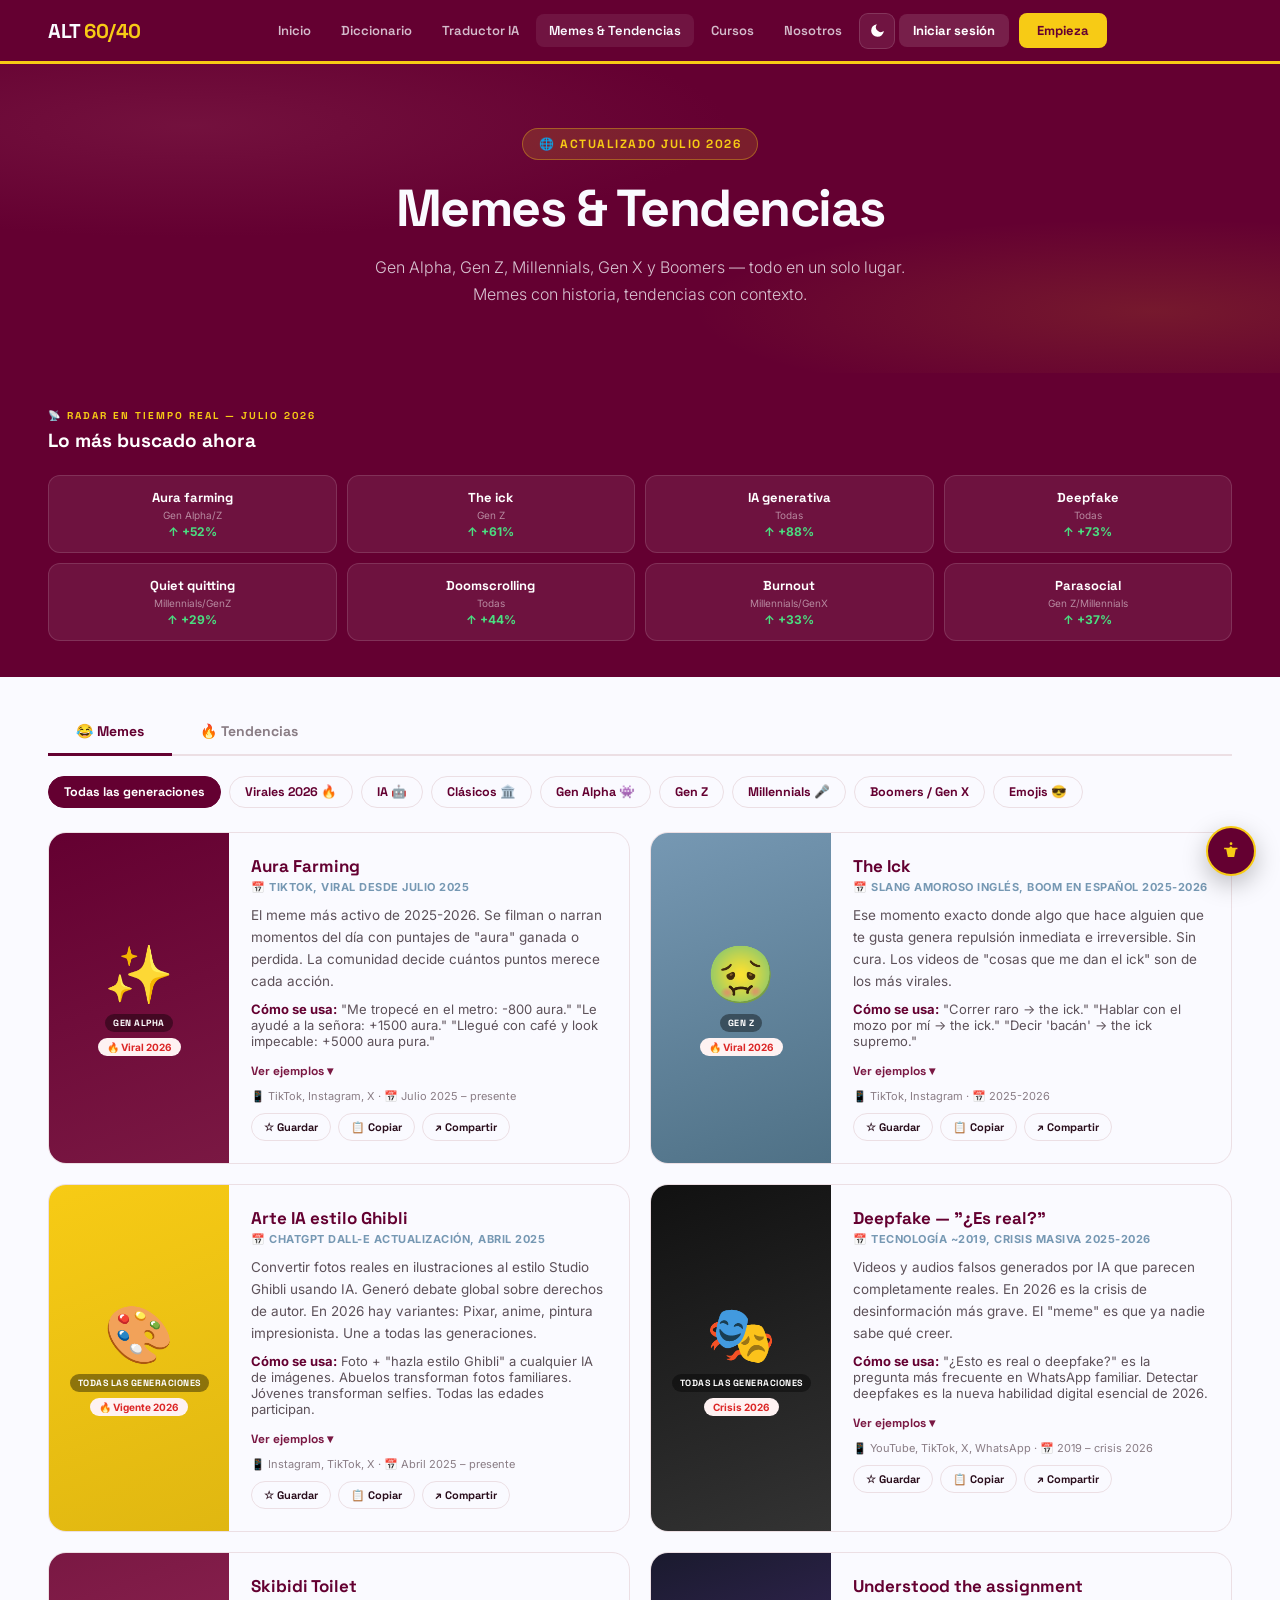
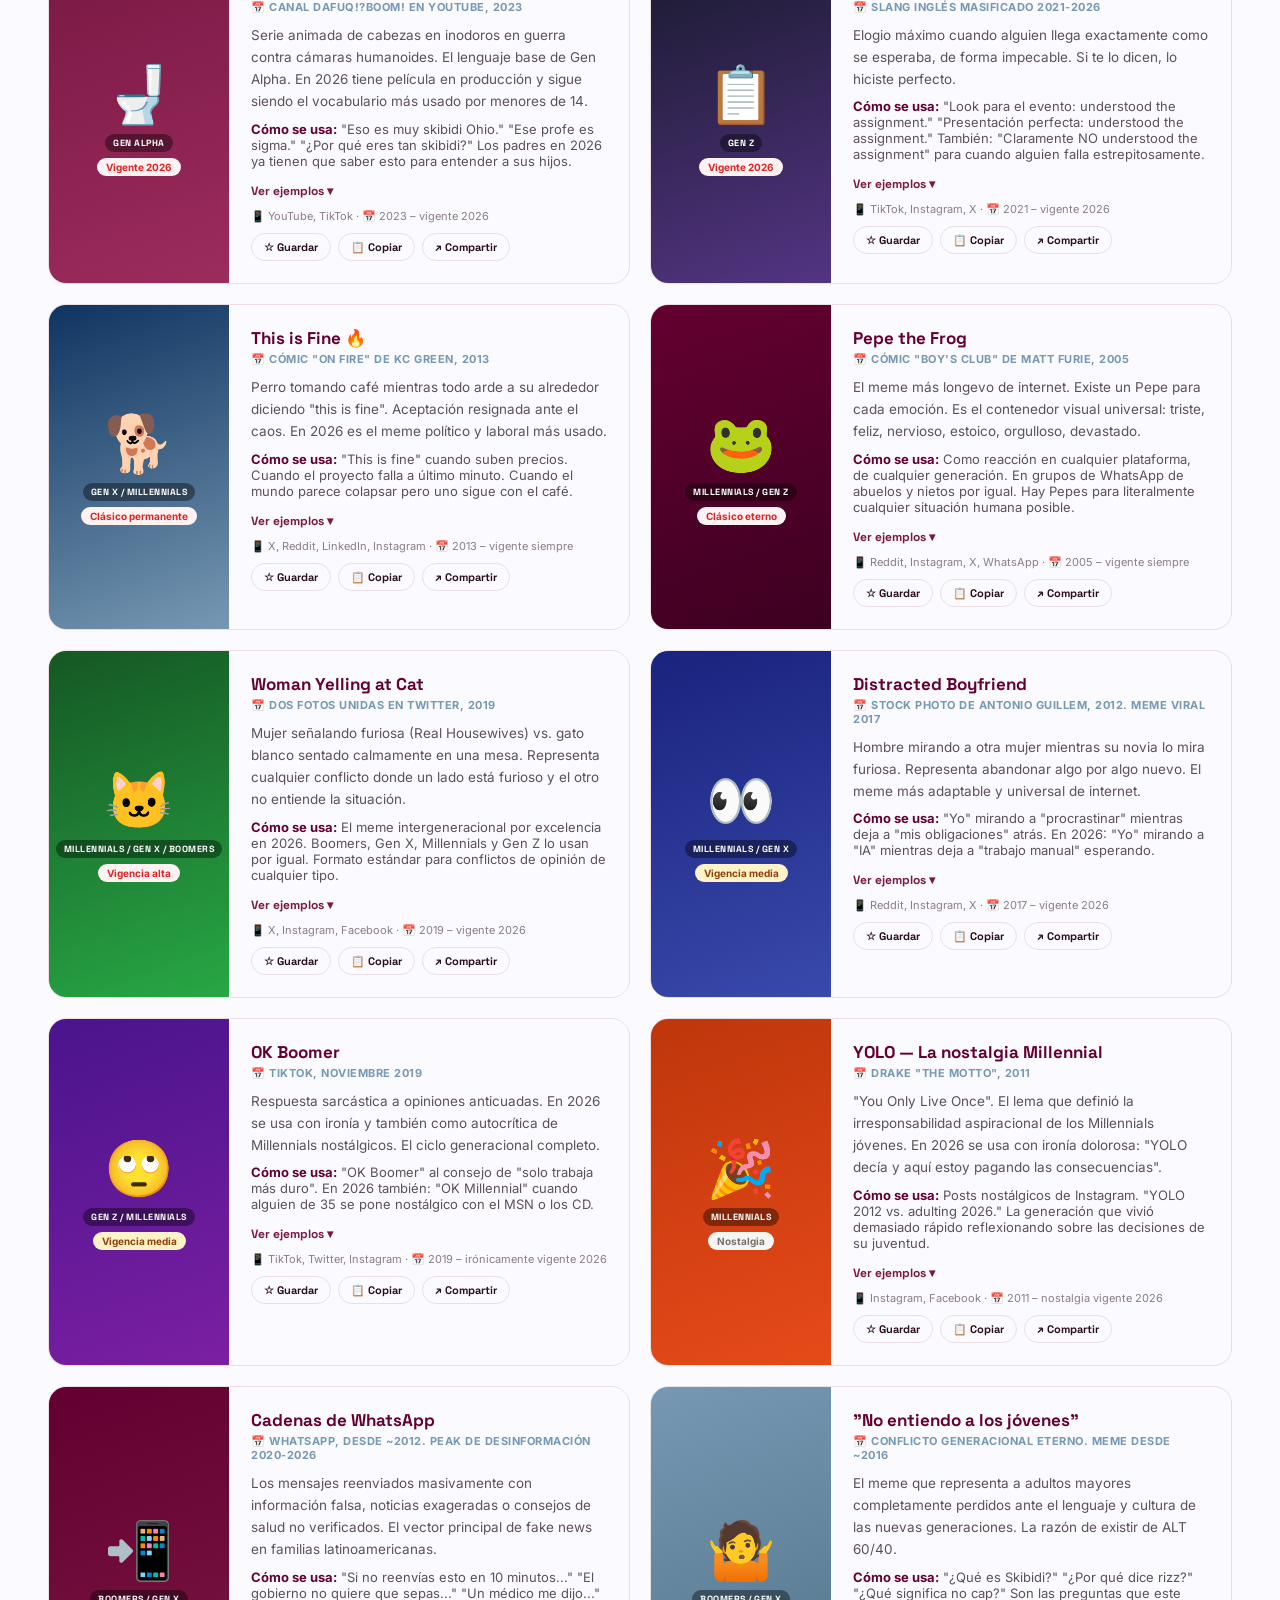
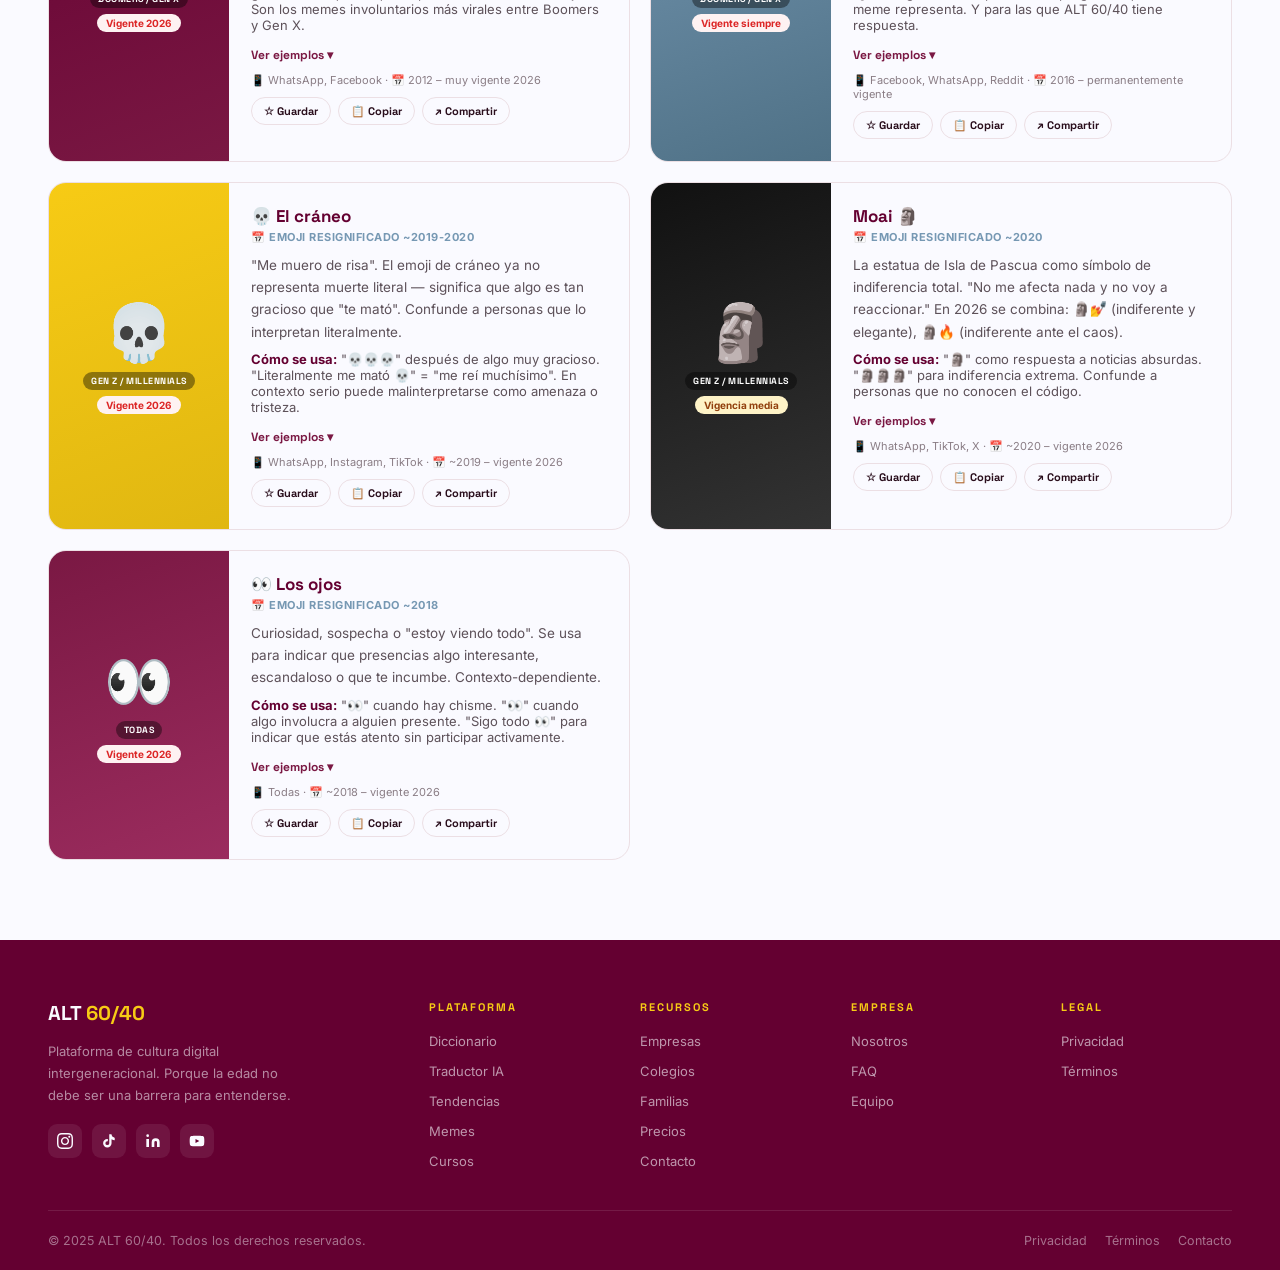
<file: cultura.html>
<!DOCTYPE html>
<html lang="es">
<head>
<meta charset="UTF-8">
<meta name="viewport" content="width=device-width, initial-scale=1.0">
<link rel="preconnect" href="https://fonts.googleapis.com">
<link href="https://fonts.googleapis.com/css2?family=Space+Grotesk:wght@300;400;500;600;700;800&family=Inter:wght@300;400;500;600;700&display=swap" rel="stylesheet">
<link rel="stylesheet" href="css/base.css">
<style>
/* ── RADAR ── */
.radar-band{background:var(--wine);padding:36px 48px;}
.radar-inner{max-width:1280px;margin:0 auto;}
.radar-grid{display:grid;grid-template-columns:repeat(4,1fr);gap:10px;margin-top:22px;}
.radar-chip{background:rgba(255,255,255,.07);border:1px solid rgba(255,255,255,.13);border-radius:12px;padding:13px 12px;text-align:center;cursor:pointer;transition:all .2s;}
.radar-chip:hover{background:rgba(247,203,21,.18);border-color:var(--gold);}
.rc-word{font-family:var(--fD);font-size:13px;font-weight:700;color:#fff;margin-bottom:3px;}
.rc-gen{font-size:10px;color:rgba(255,255,255,.5);margin-bottom:3px;}
.rc-trend{font-size:12px;font-weight:700;color:#4ade80;}
/* ── TABS ── */
.main-tabs{display:flex;gap:0;padding:0;max-width:1280px;margin:32px auto 0;border-bottom:2px solid var(--border);}
.main-tab{font-family:var(--fD);font-size:14px;font-weight:700;padding:13px 28px;border:none;background:none;color:var(--gray);cursor:pointer;border-bottom:3px solid transparent;margin-bottom:-2px;transition:all .15s;}
.main-tab.on{color:var(--wine);border-bottom-color:var(--wine);}
.main-tab:hover{color:var(--wine);}
/* ── FILTERS ── */
.filter-bar{display:flex;gap:8px;flex-wrap:wrap;max-width:1280px;margin:20px auto 0;padding:0 0 0;}
.fchip{font-family:var(--fD);font-size:12.5px;font-weight:700;padding:7px 15px;border-radius:100px;border:1.5px solid var(--border);background:var(--card-bg);color:var(--wine);cursor:pointer;transition:all .15s;}
.fchip.on,.fchip:hover{background:var(--wine);color:#fff;border-color:var(--wine);}
.fchip.plat.on,.fchip.plat:hover{background:var(--magenta);border-color:var(--magenta);}
/* ── CONTENT AREA ── */
.content-area{max-width:1280px;margin:0 auto;padding:24px 0 80px;}
/* ── MEME CARDS ── */
.meme-grid{display:grid;grid-template-columns:repeat(2,1fr);gap:20px;}
.mcard{display:grid;grid-template-columns:180px 1fr;border-radius:18px;overflow:hidden;border:1.5px solid var(--border);background:var(--card-bg);transition:transform .2s,box-shadow .2s;}
.mcard:hover{transform:translateY(-4px);box-shadow:0 14px 40px rgba(100,0,49,.1);}
.mcard-vis{display:flex;flex-direction:column;align-items:center;justify-content:center;font-size:56px;min-height:200px;position:relative;gap:6px;}
.mv1{background:linear-gradient(160deg,#640031,#7A1843);}
.mv2{background:linear-gradient(160deg,#7698B3,#4f7186);}
.mv3{background:linear-gradient(160deg,#F7CB15,#e0b711);}
.mv4{background:linear-gradient(160deg,#111,#333);}
.mv5{background:linear-gradient(160deg,#7A1843,#9b2c5e);}
.mv6{background:linear-gradient(160deg,#1a1a2e,#533483);}
.mv7{background:linear-gradient(160deg,#0f3460,#7698B3);}
.mv8{background:linear-gradient(160deg,#640031,#3d0021);}
.mv9{background:linear-gradient(160deg,#155724,#28a745);}
.mv10{background:linear-gradient(160deg,#1a237e,#3949ab);}
.mv11{background:linear-gradient(160deg,#4a148c,#7b1fa2);}
.mv12{background:linear-gradient(160deg,#bf360c,#e64a19);}
.mcard-gen-badge{font-family:var(--fD);font-size:9px;font-weight:700;padding:3px 8px;border-radius:100px;background:rgba(0,0,0,.4);color:#fff;text-transform:uppercase;letter-spacing:.5px;}
.mcard-vig-badge{font-size:10px;font-weight:700;padding:3px 9px;border-radius:100px;}
.vb-high{background:#fef2f2;color:#dc2626;}
.vb-med{background:#fef3c7;color:#92400e;}
.vb-low{background:#f5f5f4;color:#78716c;}
.vb-nostalgia{background:#ede9fe;color:#5b21b6;}
.mcard-body{padding:22px;}
.mcard-name{font-family:var(--fD);font-size:17px;font-weight:800;color:var(--wine);margin-bottom:3px;}
.mcard-origin{font-size:11px;color:var(--steel);font-weight:700;text-transform:uppercase;letter-spacing:.5px;margin-bottom:10px;}
.mcard-def{font-size:13.5px;color:var(--text-soft);line-height:1.65;margin-bottom:8px;}
.mcard-how{font-size:13px;color:var(--text-soft);margin-bottom:10px;}
.mcard-examples{display:none;margin-top:10px;padding-top:10px;border-top:1px solid var(--border);}
.mcard-examples.open{display:block;}
.mcard-ex-item{font-size:12.5px;color:var(--text-soft);line-height:1.65;padding:7px 10px;background:var(--bg-soft);border-radius:8px;margin-bottom:6px;border-left:3px solid var(--wine);}
.mcard-toggle{font-family:var(--fD);font-size:12px;font-weight:700;color:var(--magenta);background:none;border:none;cursor:pointer;padding:0;margin-bottom:10px;}
.mcard-meta{font-size:11px;color:var(--gray);margin-bottom:10px;}
.mcard-actions{display:flex;gap:7px;flex-wrap:wrap;}
.m-btn{font-family:var(--fD);font-size:11px;font-weight:700;padding:6px 12px;border-radius:100px;border:1.5px solid var(--border);background:var(--card-bg);color:var(--text);cursor:pointer;transition:all .15s;}
.m-btn:hover{border-color:var(--wine);color:var(--wine);}
.m-btn.fav-on{background:#fff8e1;border-color:var(--gold);color:#92400e;}
/* ── TREND CARDS ── */
.trend-grid{display:grid;grid-template-columns:repeat(3,1fr);gap:20px;}
.tcard{border-radius:18px;overflow:hidden;border:1.5px solid var(--border);background:var(--card-bg);transition:transform .2s,box-shadow .2s;}
.tcard:hover{transform:translateY(-4px);box-shadow:0 14px 40px rgba(100,0,49,.1);}
.tcard-vis{height:170px;display:flex;align-items:center;justify-content:center;font-size:58px;position:relative;}
.tv-gen{position:absolute;top:10px;left:10px;font-family:var(--fD);font-size:9px;font-weight:700;padding:3px 8px;border-radius:100px;background:rgba(0,0,0,.45);color:#fff;text-transform:uppercase;letter-spacing:.5px;}
.tv-status{position:absolute;top:10px;right:10px;font-family:var(--fD);font-size:9px;font-weight:700;padding:3px 8px;border-radius:100px;text-transform:uppercase;letter-spacing:.5px;}
.tv-viral{background:#fef2f2;color:#dc2626;}
.tv-trending{background:#f0fdf4;color:#16a34a;}
.tv-past{background:#f5f5f4;color:#78716c;}
.tcard-body{padding:20px;}
.tcard-plat{font-size:10px;font-weight:700;color:var(--steel);text-transform:uppercase;letter-spacing:1px;margin-bottom:5px;}
.tcard-title{font-family:var(--fD);font-size:15px;font-weight:700;color:var(--wine);margin-bottom:7px;line-height:1.3;}
.tcard-desc{font-size:13px;color:var(--text-soft);line-height:1.6;margin-bottom:10px;}
.tcard-toggle{font-family:var(--fD);font-size:12px;font-weight:700;color:var(--magenta);background:none;border:none;cursor:pointer;padding:0;}
.tcard-detail{display:none;margin-top:10px;padding-top:10px;border-top:1px solid var(--border);}
.tcard-detail.open{display:block;}
.tcard-detail-row{font-size:12.5px;color:var(--text-soft);line-height:1.7;margin-bottom:6px;}
.tcard-detail-row b{color:var(--wine);}
.tcard-ex{font-size:12px;color:var(--text-soft);padding:6px 10px;background:var(--bg-soft);border-radius:7px;margin-bottom:5px;border-left:3px solid var(--magenta);}
/* ── EMPTY ── */
.no-results{grid-column:1/-1;text-align:center;padding:64px 20px;color:var(--gray);}
.no-results-icon{font-size:40px;margin-bottom:12px;}
/* ── LAYOUT ── */
.page-container{max-width:1280px;margin:0 auto;padding:0 48px;}
@media(max-width:960px){
  .page-container{padding:0 20px;}
  .meme-grid{grid-template-columns:1fr;}
  .mcard{grid-template-columns:1fr;}
  .mcard-vis{min-height:140px;}
  .trend-grid{grid-template-columns:1fr;}
  .radar-grid{grid-template-columns:repeat(2,1fr);}
  .radar-band{padding:28px 20px;}
  .main-tabs{padding:0 20px;}
}
</style>
</head>
<body>
<div id="site-nav-placeholder"></div>

<div class="page-hero">
  <div class="page-hero-eyebrow">🌐 Actualizado julio 2026</div>
  <h1 class="page-hero-title">Memes & Tendencias</h1>
  <p class="page-hero-sub">Gen Alpha, Gen Z, Millennials, Gen X y Boomers — todo en un solo lugar. Memes con historia, tendencias con contexto.</p>
</div>

<!-- RADAR -->
<div class="radar-band">
  <div class="radar-inner">
    <div style="display:flex;align-items:center;justify-content:space-between;flex-wrap:wrap;gap:10px;">
      <div>
        <div style="font-family:var(--fD);font-size:10px;font-weight:700;letter-spacing:2px;text-transform:uppercase;color:var(--gold);margin-bottom:6px;">📡 Radar en tiempo real — Julio 2026</div>
        <div style="font-family:var(--fD);font-size:19px;font-weight:800;color:#fff;">Lo más buscado ahora</div>
      </div>
    </div>
    <div class="radar-grid" id="radarGrid"></div>
  </div>
</div>

<!-- MAIN TABS + FILTERS -->
<div class="page-container">
  <div class="main-tabs">
    <button class="main-tab on" id="tabMemes"   onclick="switchTab('memes')">😂 Memes</button>
    <button class="main-tab"   id="tabTrends"   onclick="switchTab('trends')">🔥 Tendencias</button>
  </div>

  <!-- GEN FILTER (shared) -->
  <div class="filter-bar" id="genFilters" style="margin-top:20px;"></div>

  <!-- PLATFORM FILTER (trends only) -->
  <div class="filter-bar" id="platFilters" style="display:none;margin-top:10px;"></div>

  <!-- CONTENT -->
  <div class="content-area">
    <div id="memesSection">
      <div class="meme-grid" id="memeGrid"></div>
    </div>
    <div id="trendsSection" style="display:none;">
      <div class="trend-grid" id="trendGrid"></div>
    </div>
  </div>
</div>

<div id="site-footer-placeholder"></div>
<script src="js/app-core.js"></script>
<script src="js/data.js"></script>
<script src="js/components.js"></script>
<script>
initPage({page:'cultura.html', title:'Memes & Tendencias 2026', description:'Memes y tendencias de todas las generaciones: Gen Alpha, Gen Z, Millennials, Gen X y Boomers.'});

/* ── STATE ── */
let activeTab = 'memes';
let activeGen = 'all';
let activePlat = 'all';

/* ── GEN FILTERS ── */
const GEN_FILTERS = [
  {id:'all',       label:'Todas las generaciones'},
  {id:'2026',      label:'Virales 2026 🔥',  memesOnly:true},
  {id:'ia',        label:'IA 🤖',             memesOnly:true},
  {id:'clasico',   label:'Clásicos 🏛️',       memesOnly:true},
  {id:'genalpha',  label:'Gen Alpha 👾'},
  {id:'genz',      label:'Gen Z',             memesOnly:true},
  {id:'millennial',label:'Millennials 🎤'},
  {id:'boomer',    label:'Boomers / Gen X',   memesOnly:true},
  {id:'emoji',     label:'Emojis 😎',         memesOnly:true},
  /* trend-only gen keys */
  {id:'alpha',     label:'Gen Alpha 👾',      trendsOnly:true},
  {id:'genz-t',    label:'Gen Z',             trendsOnly:true, genKey:'genz'},
  {id:'millennial-t',label:'Millennials',     trendsOnly:true, genKey:'millennial'},
  {id:'genx',      label:'Gen X / Boomers',  trendsOnly:true},
];

/* ── PLATFORM FILTERS (trends) ── */
const PLAT_FILTERS = [
  {id:'all',label:'Todas'},
  {id:'tiktok',label:'TikTok'},
  {id:'youtube',label:'YouTube'},
  {id:'instagram',label:'Instagram'},
  {id:'whatsapp',label:'WhatsApp'},
  {id:'trabajo',label:'Trabajo'},
  {id:'ia',label:'IA'},
  {id:'x',label:'X / Twitter'},
];

/* ── BG CLASSES ── */
const BG=['mv1','mv2','mv3','mv4','mv5','mv6','mv7','mv8','mv9','mv10','mv11','mv12'];
const GEN_LABELS={alpha:'Gen Alpha',genz:'Gen Z',millennial:'Millennial','genx boomer':'Gen X / Boomer',all:'Multi-gen'};

/* ── RADAR ── */
function renderRadar(){
  document.getElementById('radarGrid').innerHTML = DICT.TRENDING_TODAY.map(t=>`
    <div class="radar-chip" onclick="searchTerm('${t.word}')">
      <div class="rc-word">${t.word}</div>
      <div class="rc-gen">${t.gen}</div>
      <div class="rc-trend">↑ ${t.trend}</div>
    </div>`).join('');
}

function searchTerm(word){
  const term = DICT.TERMS.find(t=>t.word.toLowerCase().includes(word.toLowerCase().split(' ')[0]));
  if(term) window.location.href='diccionario.html?word='+term.id;
  else window.location.href='diccionario.html?q='+encodeURIComponent(word);
}

/* ── TABS ── */
function switchTab(tab){
  activeTab = tab;
  activeGen = 'all';
  document.getElementById('tabMemes').classList.toggle('on', tab==='memes');
  document.getElementById('tabTrends').classList.toggle('on', tab==='trends');
  document.getElementById('memesSection').style.display   = tab==='memes'  ? 'block' : 'none';
  document.getElementById('trendsSection').style.display  = tab==='trends' ? 'block' : 'none';
  document.getElementById('platFilters').style.display    = tab==='trends' ? 'flex'  : 'none';
  renderGenFilters();
  if(tab==='memes') renderMemes();
  else renderTrends();
}

/* ── GEN FILTERS ── */
function renderGenFilters(){
  const visible = GEN_FILTERS.filter(f=>{
    if(activeTab==='memes'  && f.trendsOnly) return false;
    if(activeTab==='trends' && f.memesOnly)  return false;
    return true;
  });
  document.getElementById('genFilters').innerHTML = visible.map(f=>`
    <button class="fchip ${activeGen===f.id?'on':''}" onclick="setGen('${f.id}')">${f.label}</button>`).join('');
}

function setGen(g){
  activeGen = g;
  renderGenFilters();
  activeTab==='memes' ? renderMemes() : renderTrends();
}

/* ── PLAT FILTERS (trends) ── */
function renderPlatFilters(){
  document.getElementById('platFilters').innerHTML = PLAT_FILTERS.map(p=>`
    <button class="fchip plat ${activePlat===p.id?'on':''}" onclick="setPlat('${p.id}')">${p.label}</button>`).join('');
}

function setPlat(p){ activePlat=p; renderPlatFilters(); renderTrends(); }

/* ── RENDER MEMES ── */
function renderMemes(){
  let list = activeGen==='all'
    ? DICT.MEMES_DATA
    : DICT.MEMES_DATA.filter(m=>m.cat===activeGen);

  if(!list.length){
    document.getElementById('memeGrid').innerHTML=`<div class="no-results"><div class="no-results-icon">😕</div>No hay memes para este filtro aún.</div>`;
    return;
  }

  const vigClass = {high:'vb-high', med:'vb-med', low:'vb-low', nostalgia:'vb-nostalgia'};

  document.getElementById('memeGrid').innerHTML = list.map((m,i)=>{
    const fav = ALT.isFavorite('meme-'+m.id);
    const exHtml = m.examples ? m.examples.map(e=>`<div class="mcard-ex-item">💬 ${e.replace(/^["']|["']$/g,'')}</div>`).join('') : '';
    return `<div class="mcard reveal" style="transition-delay:${i*.04}s">
      <div class="mcard-vis ${BG[i%BG.length]}">
        <span>${m.emoji}</span>
        <span class="mcard-gen-badge">${m.gen}</span>
        <span class="mcard-vig-badge ${vigClass[m.vigencia]||'vb-med'}">${m.vigLabel}</span>
      </div>
      <div class="mcard-body">
        <div class="mcard-name">${m.name}</div>
        <div class="mcard-origin">📅 ${m.origin}</div>
        <div class="mcard-def">${m.def}</div>
        <div class="mcard-how"><b style="color:var(--wine)">Cómo se usa:</b> ${m.how}</div>
        ${exHtml ? `<button class="mcard-toggle" onclick="toggleEx(this)">Ver ejemplos ▾</button>
        <div class="mcard-examples">${exHtml}</div>` : ''}
        <div class="mcard-meta">📱 ${m.plat} · 📅 ${m.date}</div>
        <div class="mcard-actions">
          <button class="m-btn ${fav?'fav-on':''}" id="mf-${m.id}" onclick="toggleFav('${m.id}',this)">${fav?'⭐ Guardado':'☆ Guardar'}</button>
          <button class="m-btn" onclick="ALT.copyText('${m.name}: ${m.def.substring(0,100).replace(/'/g,'').replace(/"/g,'')}...')">📋 Copiar</button>
          <button class="m-btn" onclick="ALT.shareContent('${m.name} — ALT 60/40','Descubrí esto en ALT 60/40')">↗ Compartir</button>
        </div>
      </div>
    </div>`;
  }).join('');
  animateReveal();
}

/* ── RENDER TRENDS ── */
const BG_T=['mv1','mv2','mv3','mv5','mv6','mv7','mv8','mv9','mv10','mv11','mv12'];

function renderTrends(){
  let list = DICT.TRENDS_DATA.filter(t=>{
    const genMatch = activeGen==='all' || t.gen.includes(activeGen.replace('-t',''));
    const platMatch = activePlat==='all' || t.platform.includes(activePlat);
    return genMatch && platMatch;
  });

  if(!list.length){
    document.getElementById('trendGrid').innerHTML=`<div class="no-results"><div class="no-results-icon">😕</div>No hay tendencias para esta combinación.</div>`;
    return;
  }

  const statusCls={viral:'tv-viral',trending:'tv-trending',past:'tv-past'};
  const statusLabel={viral:'🔥 Viral',trending:'📈 En tendencia',past:'📉 Pasado'};
  const genLabel=t=>t.gen.split(' ').map(g=>({alpha:'Gen Alpha',genz:'Gen Z',millennial:'Millennial',genx:'Gen X',boomer:'Boomer',all:'Multi-gen'}[g]||g)).filter(Boolean).join(' · ');

  document.getElementById('trendGrid').innerHTML = list.map((t,i)=>{
    const exHtml = t.examples ? t.examples.map(e=>`<div class="tcard-ex">💬 ${e.replace(/^["']|["']$/g,'')}</div>`).join('') : '';
    return `<div class="tcard reveal" style="transition-delay:${i*.04}s">
      <div class="tcard-vis" style="background:linear-gradient(135deg,${['#640031,#7A1843','#7698B3,#4f7186','#1a1a2e,#533483','#0f3460,#7698B3','#3d0021,#640031','#155724,#28a745','#4a148c,#7b1fa2','#bf360c,#e64a19'][i%8]})"  >
        <span style="font-size:56px">${t.emoji}</span>
        <span class="tv-gen">${genLabel(t)}</span>
        <span class="tv-status ${statusCls[t.status]||''}">${statusLabel[t.status]||''}</span>
      </div>
      <div class="tcard-body">
        <div class="tcard-plat">${t.platform.toUpperCase()}</div>
        <div class="tcard-title">${t.title}</div>
        <div class="tcard-desc">${t.desc}</div>
        <button class="tcard-toggle" onclick="toggleTDetail(this)">Ver más ▾</button>
        <div class="tcard-detail">
          <div class="tcard-detail-row"><b>📅 Origen:</b> ${t.origin}</div>
          <div class="tcard-detail-row"><b>⭐ Quién la hizo viral:</b> ${t.famous}</div>
          <div class="tcard-detail-row"><b>🔥 Por qué importa:</b> ${t.why}</div>
          <div class="tcard-detail-row" style="margin-top:6px;">${t.full}</div>
          ${exHtml ? `<div style="margin-top:10px;padding-top:10px;border-top:1px solid var(--border);"><div style="font-family:var(--fD);font-size:11px;font-weight:700;color:var(--wine);margin-bottom:6px;text-transform:uppercase;letter-spacing:.5px;">Ejemplos reales</div>${exHtml}</div>` : ''}
        </div>
      </div>
    </div>`;
  }).join('');
  animateReveal();
}

/* ── HELPERS ── */
function toggleEx(btn){
  const ex=btn.nextElementSibling;
  ex.classList.toggle('open');
  btn.textContent=ex.classList.contains('open')?'Ocultar ejemplos ▴':'Ver ejemplos ▾';
}
function toggleTDetail(btn){
  const d=btn.nextElementSibling;
  d.classList.toggle('open');
  btn.textContent=d.classList.contains('open')?'Ver menos ▴':'Ver más ▾';
}
function toggleFav(id,btn){
  const on=ALT.toggleFavorite('meme-'+id);
  btn.textContent=on?'⭐ Guardado':'☆ Guardar';
  btn.classList.toggle('fav-on',on);
  ALT.toast(on?'⭐ Meme guardado':'Eliminado de favoritos');
}
function animateReveal(){
  requestAnimationFrame(()=>{
    document.querySelectorAll('.reveal').forEach(r=>{
      new IntersectionObserver(e=>{if(e[0].isIntersecting)e[0].target.classList.add('visible');},{threshold:.05}).observe(r);
    });
  });
}

/* ── INIT ── */
renderRadar();
renderGenFilters();
renderPlatFilters();
renderMemes();
</script>
</body>
</html>
</file>
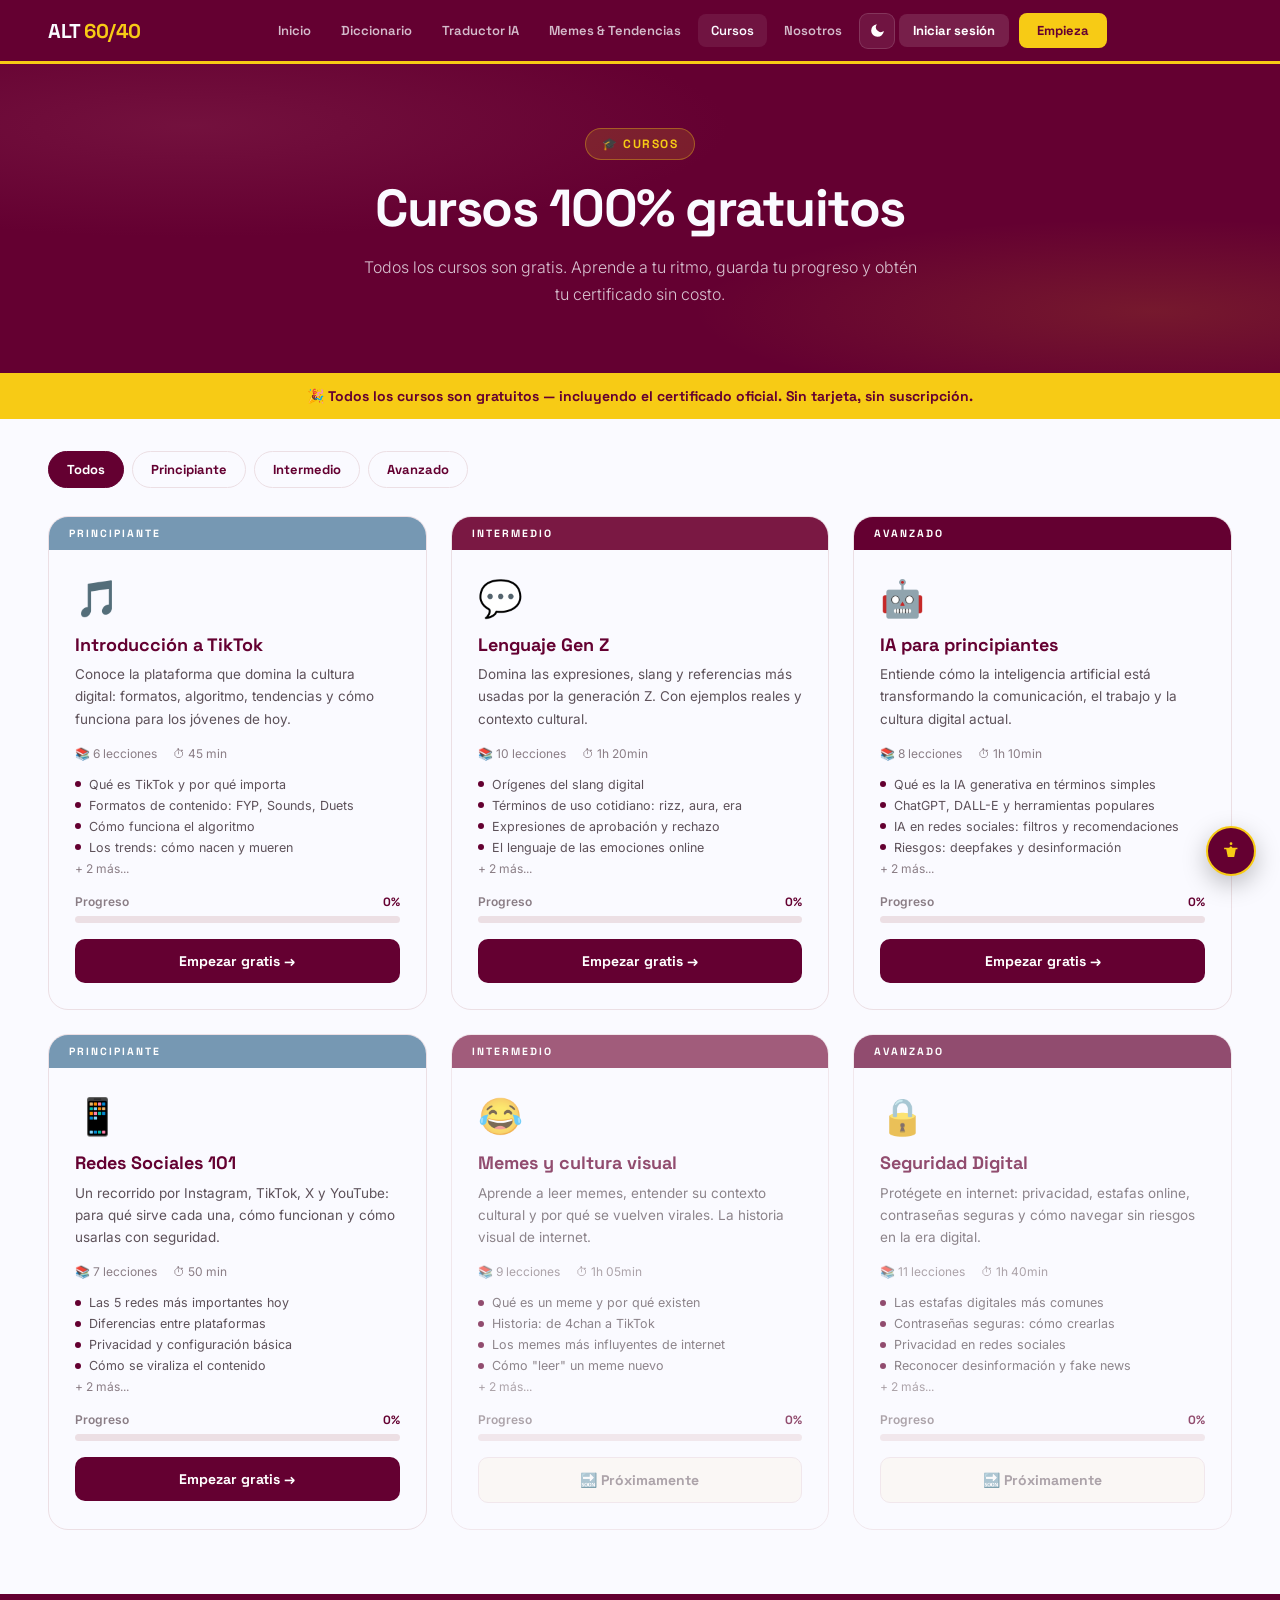
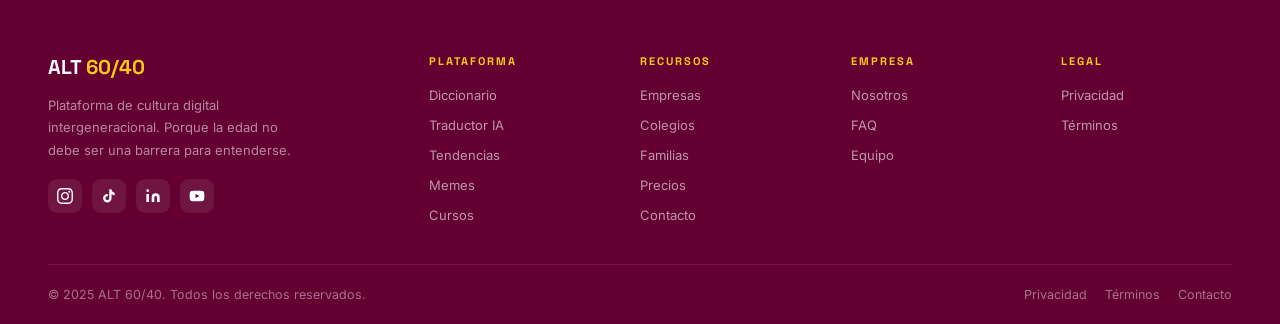
<file: cursos.html>
<!DOCTYPE html>
<html lang="es">
<head>
<meta charset="UTF-8">
<meta name="viewport" content="width=device-width, initial-scale=1.0">
<link rel="preconnect" href="https://fonts.googleapis.com">
<link href="https://fonts.googleapis.com/css2?family=Space+Grotesk:wght@300;400;500;600;700;800&family=Inter:wght@300;400;500;600;700&display=swap" rel="stylesheet">
<link rel="stylesheet" href="css/base.css">
<style>
.courses-grid{display:grid;grid-template-columns:repeat(3,1fr);gap:24px;padding:0 48px 64px;}
.course-card{background:var(--card-bg);border:1.5px solid var(--border);border-radius:20px;overflow:hidden;transition:transform .2s,box-shadow .2s;}
.course-card:hover{transform:translateY(-5px);box-shadow:0 18px 44px rgba(100,0,49,.1);}
.course-level-band{padding:10px 20px;font-family:var(--fD);font-size:10.5px;font-weight:700;letter-spacing:2px;text-transform:uppercase;color:#fff;}
.lb-beg{background:var(--steel);}
.lb-int{background:var(--magenta);}
.lb-adv{background:var(--wine);}
.course-body{padding:26px;}
.course-icon{font-size:36px;margin-bottom:14px;}
.course-title{font-family:var(--fD);font-size:18px;font-weight:800;color:var(--wine);margin-bottom:8px;line-height:1.2;}
.course-desc{font-size:13.5px;color:var(--text-soft);line-height:1.65;margin-bottom:16px;}
.course-meta{display:flex;gap:16px;flex-wrap:wrap;font-size:12px;color:var(--gray);margin-bottom:16px;}
.course-topics{display:flex;flex-direction:column;gap:6px;margin-bottom:18px;}
.ct-item{display:flex;align-items:center;gap:8px;font-size:12.5px;color:var(--text-soft);}
.ct-dot{width:6px;height:6px;border-radius:50%;background:var(--wine);flex-shrink:0;}
.course-progress{margin-bottom:16px;}
.cp-head{display:flex;justify-content:space-between;margin-bottom:6px;font-size:12px;}
.cp-label{color:var(--gray);font-weight:600;}
.cp-pct{font-family:var(--fD);font-weight:700;color:var(--wine);}
.cp-bar{height:7px;background:var(--border);border-radius:4px;overflow:hidden;}
.cp-fill{height:100%;background:linear-gradient(90deg,var(--wine),var(--magenta));border-radius:4px;transition:width .8s;}
.course-btn{width:100%;padding:13px;font-family:var(--fD);font-weight:700;font-size:14px;border:none;border-radius:10px;cursor:pointer;transition:all .15s;}
.cb-start{background:var(--wine);color:#fff;}
.cb-start:hover{background:var(--magenta);}
.cb-continue{background:var(--bg-soft);color:var(--wine);border:1.5px solid var(--wine);}
.cb-continue:hover{background:var(--wine);color:#fff;}
.cb-done{background:#dcfce7;color:#15803d;border:1.5px solid #86efac;}
.cb-done:hover{background:#16a34a;color:#fff;}
.locked-overlay{position:relative;}
.locked-badge{position:absolute;top:12px;right:12px;background:rgba(0,0,0,.6);color:#fff;font-size:10px;font-weight:700;padding:4px 10px;border-radius:100px;letter-spacing:.5px;}
.cert-modal{display:none;position:fixed;inset:0;background:rgba(0,0,0,.7);z-index:2000;align-items:center;justify-content:center;}
.cert-modal.open{display:flex;}
.cert-box{background:#fff;border-radius:20px;padding:48px;max-width:480px;width:100%;text-align:center;position:relative;}
.cert-title{font-family:var(--fD);font-size:32px;font-weight:800;color:var(--wine);margin-bottom:8px;}
.cert-name{font-family:var(--fD);font-size:22px;font-weight:700;color:var(--ink);margin:16px 0 8px;}
.cert-course{font-size:16px;color:var(--gray);margin-bottom:24px;}
.cert-seal{font-size:56px;margin-bottom:16px;}
@media(max-width:900px){
  .courses-grid{grid-template-columns:1fr;padding:0 20px 48px;}
}
</style>
</head>
<body>
<div id="site-nav-placeholder"></div>
<div class="page-hero">
  <div class="page-hero-eyebrow">🎓 Cursos</div>
  <h1 class="page-hero-title">Cursos 100% gratuitos</h1>
  <p class="page-hero-sub">Todos los cursos son gratis. Aprende a tu ritmo, guarda tu progreso y obtén tu certificado sin costo.</p>
</div>

<div style="background:var(--gold);padding:14px 48px;text-align:center;">
  <div style="max-width:900px;margin:0 auto;font-family:var(--fD);font-size:14px;font-weight:700;color:var(--wine);">
    🎉 Todos los cursos son gratuitos — incluyendo el certificado oficial. Sin tarjeta, sin suscripción.
  </div>
</div>
<div style="padding:32px 48px 28px;max-width:100%;" id="filterRow"></div>
<div class="courses-grid" id="coursesGrid"></div>

<!-- CERT MODAL -->
<div class="cert-modal" id="certModal">
  <div class="cert-box">
    <button class="modal-close" onclick="document.getElementById('certModal').classList.remove('open')">×</button>
    <div class="cert-seal">🏅</div>
    <div class="cert-title">Certificado ALT 60/40</div>
    <div style="font-size:14px;color:var(--gray);">Esto certifica que</div>
    <div class="cert-name" id="certName">Tu nombre</div>
    <div style="font-size:14px;color:var(--gray);">completó exitosamente el curso</div>
    <div class="cert-course" id="certCourse">—</div>
    <div style="font-size:13px;color:var(--gray);margin-bottom:24px;">Fecha: ${new Date().toLocaleDateString('es-CL')}</div>
    <div style="display:flex;gap:10px;justify-content:center;">
      <button onclick="ALT.copyText('Completé el curso de ' + document.getElementById('certCourse').textContent + ' en ALT 60/40 🎓');document.getElementById('certModal').classList.remove('open');" style="background:var(--wine);color:#fff;border:none;border-radius:9px;padding:12px 24px;font-family:var(--fD);font-weight:700;font-size:14px;cursor:pointer;">Compartir logro</button>
    </div>
  </div>
</div>

<div id="site-footer-placeholder"></div>
<script src="js/app-core.js"></script>
<script src="js/data.js"></script>
<script src="js/components.js"></script>
<script>
initPage({page:'cursos.html',title:'Cursos',description:'Aprende cultura digital con cursos desde principiante hasta avanzado. Con progreso, certificados y contenido práctico.'});

const COURSES=[
  {id:'tiktok-101',emoji:'🎵',name:'Introducción a TikTok',level:'beg',levelLabel:'Principiante',desc:'Conoce la plataforma que domina la cultura digital: formatos, algoritmo, tendencias y cómo funciona para los jóvenes de hoy.',lessons:6,time:'45 min',topics:['Qué es TikTok y por qué importa','Formatos de contenido: FYP, Sounds, Duets','Cómo funciona el algoritmo','Los trends: cómo nacen y mueren','Vocabulario básico de TikTok','Cómo hablar con alguien que usa TikTok']},
  {id:'gen-z-lang',emoji:'💬',name:'Lenguaje Gen Z',level:'int',levelLabel:'Intermedio',desc:'Domina las expresiones, slang y referencias más usadas por la generación Z. Con ejemplos reales y contexto cultural.',lessons:10,time:'1h 20min',topics:['Orígenes del slang digital','Términos de uso cotidiano: rizz, aura, era','Expresiones de aprobación y rechazo','El lenguaje de las emociones online','Ironía y sarcasmo digital','Cómo evitar malentendidos generacionales']},
  {id:'ia-basics',emoji:'🤖',name:'IA para principiantes',level:'adv',levelLabel:'Avanzado',desc:'Entiende cómo la inteligencia artificial está transformando la comunicación, el trabajo y la cultura digital actual.',lessons:8,time:'1h 10min',topics:['Qué es la IA generativa en términos simples','ChatGPT, DALL-E y herramientas populares','IA en redes sociales: filtros y recomendaciones','Riesgos: deepfakes y desinformación','IA en el trabajo: oportunidades reales','El futuro de la comunicación con IA'],locked:false},
  {id:'social-101',emoji:'📱',name:'Redes Sociales 101',level:'beg',levelLabel:'Principiante',desc:'Un recorrido por Instagram, TikTok, X y YouTube: para qué sirve cada una, cómo funcionan y cómo usarlas con seguridad.',lessons:7,time:'50 min',topics:['Las 5 redes más importantes hoy','Diferencias entre plataformas','Privacidad y configuración básica','Cómo se viraliza el contenido','Redes para diferentes edades','Cómo conectar con familia en redes']},
  {id:'memes-culture',emoji:'😂',name:'Memes y cultura visual',level:'int',levelLabel:'Intermedio',desc:'Aprende a leer memes, entender su contexto cultural y por qué se vuelven virales. La historia visual de internet.',lessons:9,time:'1h 05min',topics:['Qué es un meme y por qué existen','Historia: de 4chan a TikTok','Los memes más influyentes de internet','Cómo "leer" un meme nuevo','Memes generacionales: diferencias','Cuándo un meme muere'],locked:true},
  {id:'digital-safety',emoji:'🔒',name:'Seguridad Digital',level:'adv',levelLabel:'Avanzado',desc:'Protégete en internet: privacidad, estafas online, contraseñas seguras y cómo navegar sin riesgos en la era digital.',lessons:11,time:'1h 40min',topics:['Las estafas digitales más comunes','Contraseñas seguras: cómo crearlas','Privacidad en redes sociales','Reconocer desinformación y fake news','Phishing y cómo evitarlo','Proteger a menores en internet'],locked:true},
];

let activeLevelFilter='all';

function renderFilterRow(){
  document.getElementById('filterRow').innerHTML=`
  <div style="display:flex;gap:8px;flex-wrap:wrap;">
    ${[{id:'all',label:'Todos'},
       {id:'beg',label:'Principiante'},
       {id:'int',label:'Intermedio'},
       {id:'adv',label:'Avanzado'}].map(f=>`<button style="font-family:var(--fD);font-size:13px;font-weight:700;background:${f.id===activeLevelFilter?'var(--wine)':'var(--card-bg)'};border:1.5px solid ${f.id===activeLevelFilter?'var(--wine)':'var(--border)'};color:${f.id===activeLevelFilter?'#fff':'var(--wine)'};padding:9px 18px;border-radius:100px;cursor:pointer;" onclick="activeLevelFilter='${f.id}';renderFilterRow();renderCourses();">${f.label}</button>`).join('')}
  </div>`;
}

function renderCourses(){
  const list=activeLevelFilter==='all'?COURSES:COURSES.filter(c=>c.level===activeLevelFilter);
  document.getElementById('coursesGrid').innerHTML=list.map((c,i)=>{
    const prog=ALT.getCourseProgress(c.id);
    const done=prog>=100;
    const started=prog>0&&prog<100;
    return`<div class="course-card reveal" style="transition-delay:${i*.06}s;${c.locked?'opacity:.7':''}">
      ${c.locked?`<div class="locked-badge">🔒 Próximamente</div>`:''}
      <div class="course-level-band lb-${c.level}">${c.levelLabel}</div>
      <div class="course-body">
        <div class="course-icon">${c.emoji}</div>
        <div class="course-title">${c.name}</div>
        <div class="course-desc">${c.desc}</div>
        <div class="course-meta"><span>📚 ${c.lessons} lecciones</span><span>⏱ ${c.time}</span></div>
        <div class="course-topics">${c.topics.slice(0,4).map(t=>`<div class="ct-item"><div class="ct-dot"></div>${t}</div>`).join('')}${c.topics.length>4?`<div style="font-size:12px;color:var(--gray);">+ ${c.topics.length-4} más...</div>`:''}</div>
        <div class="course-progress">
          <div class="cp-head"><span class="cp-label">Progreso</span><span class="cp-pct">${prog}%</span></div>
          <div class="cp-bar"><div class="cp-fill" style="width:${prog}%"></div></div>
        </div>
    ${c.locked
          ?`<button class="course-btn" style="background:var(--bg-soft);color:var(--gray);border:1.5px solid var(--border);" disabled>🔜 Próximamente</button>`
          :done
          ?`<button class="course-btn cb-done" onclick="showCert('${c.id}','${c.name}')">🏅 Ver certificado gratis</button>`
          :started
          ?`<button class="course-btn cb-continue" onclick="simulateProgress('${c.id}','${c.name}')">Continuar curso →</button>`
          :`<button class="course-btn cb-start" onclick="simulateProgress('${c.id}','${c.name}')">Empezar gratis →</button>`}
      </div>
    </div>`;}).join('');
  document.querySelectorAll('.reveal').forEach(r=>{new IntersectionObserver(e=>{if(e[0].isIntersecting)e[0].target.classList.add('visible');},{threshold:.1}).observe(r);});
}

function simulateProgress(id,name){
  if(!ALT.isLoggedIn()){document.getElementById('loginModal').classList.add('open');ALT.toast('⚠️ Inicia sesión para guardar tu progreso');return;}
  const cur=ALT.getCourseProgress(id);
  const next=Math.min(cur+20,100);
  ALT.setCourseProgress(id,next);
  if(next>=100){ALT.toast('🎓 ¡Curso completado! Ganaste un certificado');showCert(id,name);}else{ALT.toast(`📚 Progreso: ${next}%`);}
  renderCourses();
}

function showCert(id,name){
  document.getElementById('certName').textContent=ALT.state.user?.name||'Estudiante';
  document.getElementById('certCourse').textContent=name;
  document.getElementById('certModal').classList.add('open');
}

document.getElementById('certModal').addEventListener('click',e=>{if(e.target===document.getElementById('certModal'))document.getElementById('certModal').classList.remove('open');});

renderFilterRow();
renderCourses();
</script>
</body>
</html>
</file>
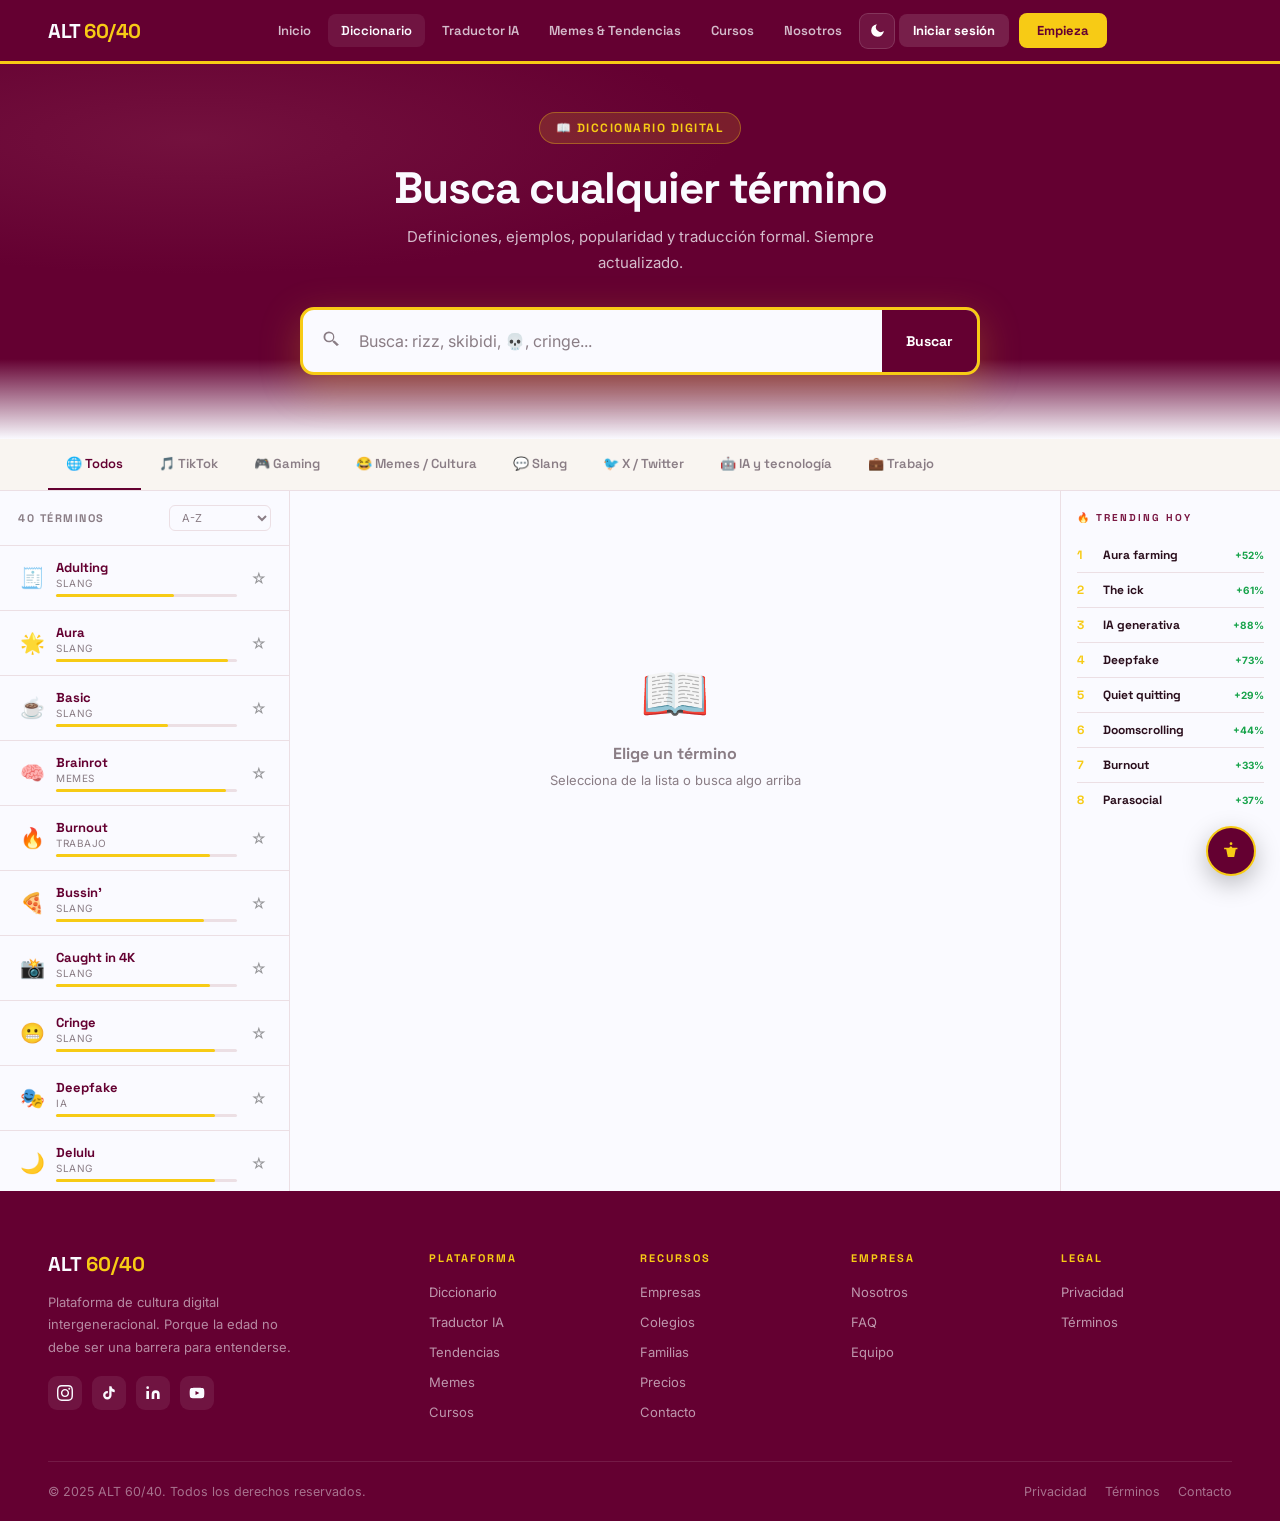
<file: diccionario.html>
<!DOCTYPE html>
<html lang="es">
<head>
<meta charset="UTF-8">
<meta name="viewport" content="width=device-width, initial-scale=1.0">
<link rel="preconnect" href="https://fonts.googleapis.com">
<link href="https://fonts.googleapis.com/css2?family=Space+Grotesk:wght@300;400;500;600;700;800&family=Inter:wght@300;400;500;600;700&display=swap" rel="stylesheet">
<link rel="stylesheet" href="css/base.css">
<style>
.dict-hero{background:var(--wine);background-image:radial-gradient(ellipse 70% 60% at 15% 20%,rgba(122,24,67,.7) 0%,transparent 60%);padding:48px 48px 64px;text-align:center;position:relative;overflow:hidden;}
.dict-hero::after{content:'';position:absolute;bottom:0;left:0;right:0;height:80px;background:linear-gradient(transparent,var(--bg));}
.search-wrap{position:relative;max-width:680px;margin:32px auto 0;}
.search-box{display:flex;align-items:center;background:var(--white);border-radius:14px;border:3px solid var(--gold);overflow:hidden;box-shadow:0 12px 40px rgba(247,203,21,.25);}
.search-icon{padding:0 18px;flex-shrink:0;}
.search-icon svg{width:20px;height:20px;fill:var(--gray);}
.search-input{flex:1;border:none;outline:none;font-size:16px;font-family:var(--fB);padding:18px 0;color:var(--ink);background:transparent;}
.search-input::placeholder{color:var(--gray);}
html.dark .search-input{color:var(--white);}
html.dark .search-box{background:#1a0a14;border-color:var(--gold);}
.search-btn{background:var(--wine);color:#fff;border:none;padding:0 24px;height:62px;font-family:var(--fD);font-weight:700;font-size:14px;cursor:pointer;flex-shrink:0;transition:background .15s;}
.search-btn:hover{background:var(--magenta);}
.autocomplete-list{position:absolute;top:calc(100% + 6px);left:0;right:0;background:var(--card-bg);border:1.5px solid var(--border);border-radius:12px;overflow:hidden;z-index:300;box-shadow:0 16px 48px rgba(0,0,0,.15);display:none;}
.autocomplete-list.show{display:block;}
.ac-item{display:flex;align-items:center;gap:14px;padding:13px 18px;cursor:pointer;transition:background .12s;border-bottom:1px solid var(--border);}
.ac-item:last-child{border-bottom:none;}
.ac-item:hover{background:var(--bg-soft);}
.ac-emoji{font-size:20px;width:28px;text-align:center;}
.ac-word{font-family:var(--fD);font-size:15px;font-weight:700;color:var(--wine);}
.ac-def{font-size:12px;color:var(--gray);white-space:nowrap;overflow:hidden;text-overflow:ellipsis;max-width:300px;}
.history-row{display:flex;gap:8px;flex-wrap:wrap;align-items:center;margin-top:14px;position:relative;z-index:2;}
.history-label{font-size:11px;color:rgba(255,255,255,.55);font-weight:600;text-transform:uppercase;letter-spacing:.5px;}
.history-chip{background:rgba(255,255,255,.1);border:1px solid rgba(255,255,255,.2);color:rgba(255,255,255,.85);font-size:12px;padding:5px 12px;border-radius:100px;cursor:pointer;transition:all .15s;font-family:var(--fD);font-weight:600;}
.history-chip:hover{background:rgba(255,255,255,.2);}
.cat-strip{background:var(--bg-soft);border-bottom:1px solid var(--border);padding:0 48px;overflow-x:auto;display:flex;gap:0;scrollbar-width:none;}
.cat-strip::-webkit-scrollbar{display:none;}
.cat-btn{display:flex;align-items:center;gap:7px;padding:16px 18px;font-family:var(--fD);font-size:13px;font-weight:600;color:var(--gray);background:none;border:none;border-bottom:2px solid transparent;cursor:pointer;white-space:nowrap;transition:all .15s;}
.cat-btn:hover{color:var(--wine);}
.cat-btn.active{color:var(--wine);border-bottom-color:var(--wine);}
.dict-layout{display:grid;grid-template-columns:290px 1fr 220px;min-height:600px;}
.term-list{border-right:1px solid var(--border);overflow-y:auto;max-height:calc(100vh - 200px);}
.term-list-header{padding:14px 18px;border-bottom:1px solid var(--border);display:flex;align-items:center;justify-content:space-between;position:sticky;top:0;background:var(--bg);z-index:10;}
.term-list-title{font-family:var(--fD);font-size:11px;font-weight:700;color:var(--gray);letter-spacing:1.5px;text-transform:uppercase;}
.sort-select{font-size:11px;color:var(--gray);border:1px solid var(--border);border-radius:6px;padding:4px 8px;background:var(--bg);font-family:var(--fB);cursor:pointer;outline:none;}
.term-item{display:flex;align-items:center;gap:10px;padding:13px 18px;border-bottom:1px solid var(--border);cursor:pointer;transition:background .12s;}
.term-item:hover{background:var(--bg-soft);}
.term-item.selected{background:#f5eef1;border-left:3px solid var(--wine);}
html.dark .term-item.selected{background:rgba(100,0,49,.25);}
.ti-emoji{font-size:20px;width:28px;text-align:center;flex-shrink:0;}
.ti-info{flex:1;min-width:0;}
.ti-word{font-family:var(--fD);font-size:13px;font-weight:700;color:var(--wine);}
.ti-cat{font-size:10px;color:var(--gray);text-transform:uppercase;letter-spacing:.5px;margin-top:1px;}
.ti-pop{width:100%;height:3px;background:var(--border);border-radius:2px;margin-top:5px;}
.ti-pop-fill{height:100%;background:var(--gold);border-radius:2px;}
.ti-fav{background:none;border:none;cursor:pointer;font-size:15px;padding:4px;opacity:.4;transition:opacity .15s;flex-shrink:0;}
.ti-fav:hover,.ti-fav.on{opacity:1;}
.term-detail{padding:32px 36px;overflow-y:auto;max-height:calc(100vh - 200px);}
.td-empty{display:flex;flex-direction:column;align-items:center;justify-content:center;height:400px;color:var(--gray);text-align:center;}
.td-word{font-family:var(--fD);font-size:42px;font-weight:800;color:var(--wine);line-height:1;margin-bottom:4px;}
.td-pron{font-size:14px;color:var(--gray);font-style:italic;margin-bottom:16px;}
.td-actions{display:flex;gap:8px;flex-wrap:wrap;margin-bottom:18px;}
.td-action-btn{display:flex;align-items:center;gap:6px;padding:8px 14px;border:1.5px solid var(--border);border-radius:9px;background:var(--card-bg);font-size:12.5px;font-weight:600;color:var(--text);cursor:pointer;transition:all .15s;font-family:var(--fD);}
.td-action-btn:hover{border-color:var(--wine);color:var(--wine);}
.td-action-btn.fav-on{background:#fff8e1;border-color:var(--gold);color:var(--gold-d);}
.td-tags{display:flex;gap:7px;flex-wrap:wrap;margin-bottom:18px;}
.td-tag{font-size:10.5px;font-weight:700;padding:4px 11px;border-radius:100px;text-transform:uppercase;letter-spacing:.5px;}
.td-tag.gen{background:#eaf1f5;color:var(--steel);}
.td-tag.date{background:#fdf2e0;color:#8a6010;}
.td-tag.pop{background:#f5eef1;color:var(--magenta);}
html.dark .td-tag.gen{background:rgba(118,152,179,.2);}
html.dark .td-tag.date{background:rgba(247,203,21,.1);}
html.dark .td-tag.pop{background:rgba(122,24,67,.3);}
.td-pop-bar{display:flex;align-items:center;gap:12px;margin-bottom:22px;}
.td-pop-label{font-size:11.5px;font-weight:600;color:var(--gray);width:80px;flex-shrink:0;}
.td-pop-track{flex:1;height:7px;background:var(--border);border-radius:4px;overflow:hidden;}
.td-pop-fill{height:100%;background:linear-gradient(90deg,var(--gold),var(--gold-d));border-radius:4px;transition:width .7s var(--ease);}
.td-pop-pct{font-family:var(--fD);font-size:13px;font-weight:700;color:var(--wine);}
.td-section{margin-bottom:22px;}
.td-section-label{font-family:var(--fD);font-size:10px;font-weight:700;letter-spacing:2px;text-transform:uppercase;color:var(--gray);margin-bottom:8px;}
.td-def{font-size:15px;line-height:1.8;color:var(--text-soft);}
.td-example{background:var(--bg-soft);border-left:3px solid var(--gold);border-radius:0 10px 10px 0;padding:13px 16px;font-size:14px;color:var(--text-soft);font-style:italic;}
html.dark .td-example{background:rgba(247,203,21,.05);}
.td-chips{display:flex;gap:7px;flex-wrap:wrap;}
.td-chip{background:var(--bg-soft);color:var(--wine);border:1px solid var(--border);font-size:12.5px;font-weight:600;padding:5px 13px;border-radius:100px;cursor:pointer;transition:all .15s;font-family:var(--fD);}
html.dark .td-chip{color:var(--gold);background:rgba(247,203,21,.08);}
.td-chip:hover{background:var(--wine);color:#fff;border-color:var(--wine);}
.td-platform{background:rgba(118,152,179,.12);color:var(--steel);font-size:11.5px;font-weight:600;padding:4px 12px;border-radius:100px;}
html.dark .td-platform{background:rgba(118,152,179,.25);}
.td-formal{background:linear-gradient(135deg,var(--wine),var(--magenta));border-radius:12px;padding:16px 20px;margin-top:4px;}
.td-formal-label{font-size:9px;font-weight:700;letter-spacing:2px;text-transform:uppercase;color:rgba(255,255,255,.6);margin-bottom:5px;}
.td-formal-text{font-size:14px;color:#fff;font-style:italic;line-height:1.6;}
.td-mark-btn{display:flex;align-items:center;gap:8px;margin-top:24px;padding:12px 20px;background:var(--bg-soft);border:1.5px solid var(--border);border-radius:10px;font-family:var(--fD);font-size:13.5px;font-weight:700;color:var(--wine);cursor:pointer;transition:all .15s;}
.td-mark-btn:hover{background:var(--wine);color:#fff;border-color:var(--wine);}
.td-mark-btn.learned{background:#dcfce7;color:#15803d;border-color:#86efac;}
.trending-sidebar{border-left:1px solid var(--border);padding:20px 16px;overflow-y:auto;max-height:calc(100vh - 200px);}
.trending-row{display:flex;align-items:center;gap:8px;padding:9px 0;border-bottom:1px solid var(--border);cursor:pointer;}
.trending-row:last-child{border-bottom:none;}
.trending-row:hover .tr-word{color:var(--wine);}
.tr-rank{font-family:var(--fD);font-size:12px;font-weight:800;color:var(--gold);width:18px;}
.tr-word{font-family:var(--fD);font-size:12px;font-weight:700;color:var(--text);flex:1;}
.tr-trend{font-size:10px;font-weight:700;}
.tr-trend.up{color:#16a34a;}.tr-trend.down{color:#dc2626;}
@media(max-width:900px){
  .dict-layout{grid-template-columns:1fr;}
  .term-list{border-right:none;border-bottom:1px solid var(--border);max-height:280px;}
  .term-detail{max-height:none;padding:20px;}
  .trending-sidebar{display:none!important;}
  .dict-hero{padding:36px 20px 48px;}
  .cat-strip{padding:0 12px;}
}
</style>
</head>
<body>
<div id="site-nav-placeholder"></div>

<div class="dict-hero">
  <div style="position:relative;z-index:2;">
    <div class="page-hero-eyebrow">📖 Diccionario Digital</div>
    <h1 style="font-family:var(--fD);font-size:clamp(28px,4vw,44px);font-weight:800;color:var(--white);letter-spacing:-1px;line-height:1.1;">Busca cualquier término</h1>
    <p style="font-size:15px;color:rgba(250,250,255,.75);max-width:500px;margin:12px auto 0;line-height:1.7;">Definiciones, ejemplos, popularidad y traducción formal. Siempre actualizado.</p>
    <div class="search-wrap">
      <div class="search-box">
        <div class="search-icon"><svg viewBox="0 0 24 24"><path d="M15.5 14h-.79l-.28-.27A6.5 6.5 0 0016 9.5 6.5 6.5 0 109.5 16c1.61 0 3.09-.59 4.23-1.57l.27.28v.79l5 5L21.49 19l-5-5zm-6 0A4.5 4.5 0 1110 5a4.5 4.5 0 010 9z"/></svg></div>
        <input class="search-input" id="mainSearch" placeholder="Busca: rizz, skibidi, 💀, cringe..." autocomplete="off" aria-label="Buscar término">
        <button class="search-btn" onclick="doSearch()">Buscar</button>
      </div>
      <div class="autocomplete-list" id="acList"></div>
      <div class="history-row" id="historyRow" style="display:none;">
        <span class="history-label">Recientes:</span>
        <div id="historyChips"></div>
        <button onclick="ALT.state.history=[];ALT.save();renderHistory();" style="font-size:11px;color:rgba(255,255,255,.4);background:none;border:none;cursor:pointer;text-decoration:underline;">Borrar</button>
      </div>
    </div>
  </div>
</div>

<div class="cat-strip" id="catStrip"></div>

<div style="max-width:100%;">
  <div class="dict-layout">
    <div class="term-list">
      <div class="term-list-header">
        <span class="term-list-title" id="listCount">0 términos</span>
        <select class="sort-select" id="sortSelect" onchange="renderList()">
          <option value="alpha">A-Z</option>
          <option value="pop">Popularidad</option>
        </select>
      </div>
      <div id="termListBody"></div>
    </div>

    <div class="term-detail" id="termDetail">
      <div class="td-empty">
        <div style="font-size:56px;margin-bottom:16px;">📖</div>
        <div style="font-family:var(--fD);font-size:16px;font-weight:700;color:var(--gray);margin-bottom:8px;">Elige un término</div>
        <div style="font-size:13px;color:var(--gray);">Selecciona de la lista o busca algo arriba</div>
      </div>
    </div>

    <div class="trending-sidebar">
      <div style="font-family:var(--fD);font-size:10px;font-weight:700;letter-spacing:2px;text-transform:uppercase;color:var(--magenta);margin-bottom:14px;">🔥 Trending hoy</div>
      <div id="trendingList"></div>
    </div>
  </div>
</div>

<div id="site-footer-placeholder"></div>
<script src="js/app-core.js"></script>
<script src="js/data.js"></script>
<script src="js/components.js"></script>
<script>
initPage({page:'diccionario.html',title:'Diccionario Digital',description:'Busca cualquier término del lenguaje digital: definiciones, ejemplos, popularidad y generación que lo usa.'});

let activeCategory='all';
let activeTerm=null;
let filteredTerms=[...DICT.TERMS];
const searchInput=document.getElementById('mainSearch');
const acList=document.getElementById('acList');

function renderCategories(){
  document.getElementById('catStrip').innerHTML=DICT.CATEGORIES.map(c=>`<button class="cat-btn ${c.id===activeCategory?'active':''}" onclick="setCategory('${c.id}')">${c.emoji} ${c.label}</button>`).join('');
}
function setCategory(cat){activeCategory=cat;renderCategories();applyFilters();}

searchInput.addEventListener('input',()=>{
  const q=searchInput.value.trim();
  if(q.length<1){acList.classList.remove('show');applyFilters();return;}
  const matches=DICT.TERMS.filter(t=>t.word.toLowerCase().includes(q.toLowerCase())||t.definition.toLowerCase().includes(q.toLowerCase())||(t.emoji&&t.emoji.includes(q))).slice(0,6);
  if(!matches.length){acList.classList.remove('show');}else{
    acList.innerHTML=matches.map(t=>`<div class="ac-item" onclick="selectTermById('${t.id}');searchInput.value='${t.word}';acList.classList.remove('show');"><span class="ac-emoji">${t.emoji}</span><div><div class="ac-word">${t.word}</div><div class="ac-def">${t.definition.slice(0,60)}...</div></div></div>`).join('');
    acList.classList.add('show');
  }
  applyFilters(q);
});
searchInput.addEventListener('keydown',e=>{if(e.key==='Enter'){doSearch();acList.classList.remove('show');}if(e.key==='Escape')acList.classList.remove('show');});
document.addEventListener('click',e=>{if(!e.target.closest('.search-wrap'))acList.classList.remove('show');});

function doSearch(){const q=searchInput.value.trim();applyFilters(q);acList.classList.remove('show');if(q){ALT.addHistory(q);renderHistory();}}

function applyFilters(query){
  const q=(query!==undefined?query:searchInput.value).trim().toLowerCase();
  filteredTerms=DICT.TERMS.filter(t=>{
    const catMatch=activeCategory==='all'||t.category===activeCategory;
    const qMatch=!q||t.word.toLowerCase().includes(q)||t.definition.toLowerCase().includes(q)||t.tags.some(tag=>tag.toLowerCase().includes(q))||(t.emoji&&t.emoji.includes(q));
    return catMatch&&qMatch;
  });
  renderList();
}

function renderList(){
  const sort=document.getElementById('sortSelect').value;
  const sorted=[...filteredTerms].sort((a,b)=>sort==='pop'?b.popularity-a.popularity:a.word.localeCompare(b.word));
  document.getElementById('listCount').textContent=`${sorted.length} término${sorted.length!==1?'s':''}`;
  document.getElementById('termListBody').innerHTML=sorted.map(t=>`
    <div class="term-item ${activeTerm===t.id?'selected':''}" onclick="selectTermById('${t.id}')">
      <span class="ti-emoji">${t.emoji}</span>
      <div class="ti-info"><div class="ti-word">${t.word}</div><div class="ti-cat">${t.category}</div><div class="ti-pop"><div class="ti-pop-fill" style="width:${t.popularity}%"></div></div></div>
      <button class="ti-fav ${ALT.isFavorite(t.id)?'on':''}" onclick="event.stopPropagation();toggleFav('${t.id}',this)">${ALT.isFavorite(t.id)?'⭐':'☆'}</button>
    </div>`).join('')||`<div style="padding:28px;text-align:center;color:var(--gray);font-size:14px;">No se encontraron términos</div>`;
}

function selectTermById(id){
  activeTerm=id;
  const t=DICT.TERMS.find(x=>x.id===id);
  if(!t)return;
  ALT.addHistory(t.word);renderList();
  const isFav=ALT.isFavorite(t.id);
  const isLearned=ALT.state.learned.includes(t.id);
  document.getElementById('termDetail').innerHTML=`
    <div class="td-word">${t.emoji} ${t.word}</div>
    <div class="td-pron">${t.pron}</div>
    <div class="td-actions">
      <button class="td-action-btn ${isFav?'fav-on':''}" id="favBtn" onclick="toggleFavDetail('${t.id}')">${isFav?'⭐':'☆'} ${isFav?'Guardado':'Guardar'}</button>
      <button class="td-action-btn" onclick="ALT.copyText('${t.word}: ${t.definition.replace(/'/g,"\\'").replace(/"/g,'\\"')}')">📋 Copiar</button>
      <button class="td-action-btn" onclick="ALT.shareContent('${t.word}','${t.definition.slice(0,80).replace(/'/g,"\\'")}')">↗ Compartir</button>
    </div>
    <div class="td-tags">${t.tags.map(tag=>`<span class="td-tag ${tag.startsWith('Gen')?'gen':tag.match(/20\d\d/)?'date':'pop'}">${tag}</span>`).join('')}</div>
    <div class="td-pop-bar">
      <span class="td-pop-label">Popularidad</span>
      <div class="td-pop-track"><div class="td-pop-fill" id="popFill" style="width:0%"></div></div>
      <span class="td-pop-pct">${t.popularity}%</span>
    </div>
    <div class="td-section"><div class="td-section-label">Definición</div><p class="td-def">${t.definition}</p></div>
    <div class="td-section"><div class="td-section-label">Ejemplo de uso</div><div class="td-example">${t.example}</div></div>
    <div class="td-section"><div class="td-section-label">Traducción formal</div><div class="td-formal"><div class="td-formal-label">En lenguaje formal equivale a:</div><div class="td-formal-text">"${t.formalTranslation}"</div></div></div>
    <div class="td-section"><div class="td-section-label">Generación</div><div style="font-family:var(--fD);font-size:15px;font-weight:700;color:var(--wine);">${t.generation}</div></div>
    <div class="td-section"><div class="td-section-label">Plataformas</div><div style="display:flex;gap:8px;flex-wrap:wrap;">${t.platforms.map(p=>`<span class="td-platform">${p}</span>`).join('')}</div></div>
    ${t.synonyms?.length?`<div class="td-section"><div class="td-section-label">Sinónimos</div><div class="td-chips">${t.synonyms.map(s=>`<span class="td-chip">${s}</span>`).join('')}</div></div>`:''}
    ${t.related?.length?`<div class="td-section"><div class="td-section-label">Términos relacionados</div><div class="td-chips">${t.related.map(r=>{const rt=DICT.TERMS.find(x=>x.id===r);return rt?`<span class="td-chip" onclick="selectTermById('${r}')">${rt.emoji} ${rt.word}</span>`:''}).join('')}</div></div>`:''}
    <button class="td-mark-btn ${isLearned?'learned':''}" onclick="markLearned('${t.id}')">${isLearned?'✅ Aprendida':'📌 Marcar como aprendida'}</button>`;
  requestAnimationFrame(()=>{setTimeout(()=>{const f=document.getElementById('popFill');if(f)f.style.width=t.popularity+'%';},50);});
}

function toggleFav(id,btn){const on=ALT.toggleFavorite(id);btn.textContent=on?'⭐':'☆';btn.classList.toggle('on',on);ALT.toast(on?'⭐ Guardado en favoritos':'Eliminado de favoritos');}
function toggleFavDetail(id){const on=ALT.toggleFavorite(id);const btn=document.getElementById('favBtn');if(btn){btn.textContent=(on?'⭐':'☆')+' '+(on?'Guardado':'Guardar');btn.classList.toggle('fav-on',on);}renderList();ALT.toast(on?'⭐ Guardado en favoritos':'Eliminado de favoritos');}
function markLearned(id){ALT.markLearned(id);const btn=document.querySelector('.td-mark-btn');if(btn){btn.textContent='✅ Aprendida';btn.classList.add('learned');}ALT.toast('✅ ¡Marcada como aprendida!');}

function renderHistory(){
  const row=document.getElementById('historyRow');
  if(!ALT.state.history.length){row.style.display='none';return;}
  row.style.display='flex';
  document.getElementById('historyChips').innerHTML=ALT.state.history.slice(0,5).map(h=>`<button class="history-chip" onclick="searchInput.value='${h.term}';doSearch()">${h.term}</button>`).join('');
}

document.getElementById('trendingList').innerHTML=DICT.TRENDING_TODAY.map((t,i)=>`
  <div class="trending-row" onclick="const term=DICT.TERMS.find(x=>x.word.toLowerCase()==='${t.word.toLowerCase()}');if(term)selectTermById(term.id);">
    <span class="tr-rank">${i+1}</span><span class="tr-word">${t.word}</span>
    <span class="tr-trend ${t.trend.startsWith('+')?'up':'down'}">${t.trend}</span>
  </div>`).join('');

renderCategories();applyFilters();renderHistory();
const urlWord=new URLSearchParams(window.location.search).get('word');
if(urlWord){const match=DICT.TERMS.find(t=>t.id===urlWord||t.word.toLowerCase()===urlWord.toLowerCase());if(match){searchInput.value=match.word;selectTermById(match.id);}}
</script>
</body>
</html>
</file>
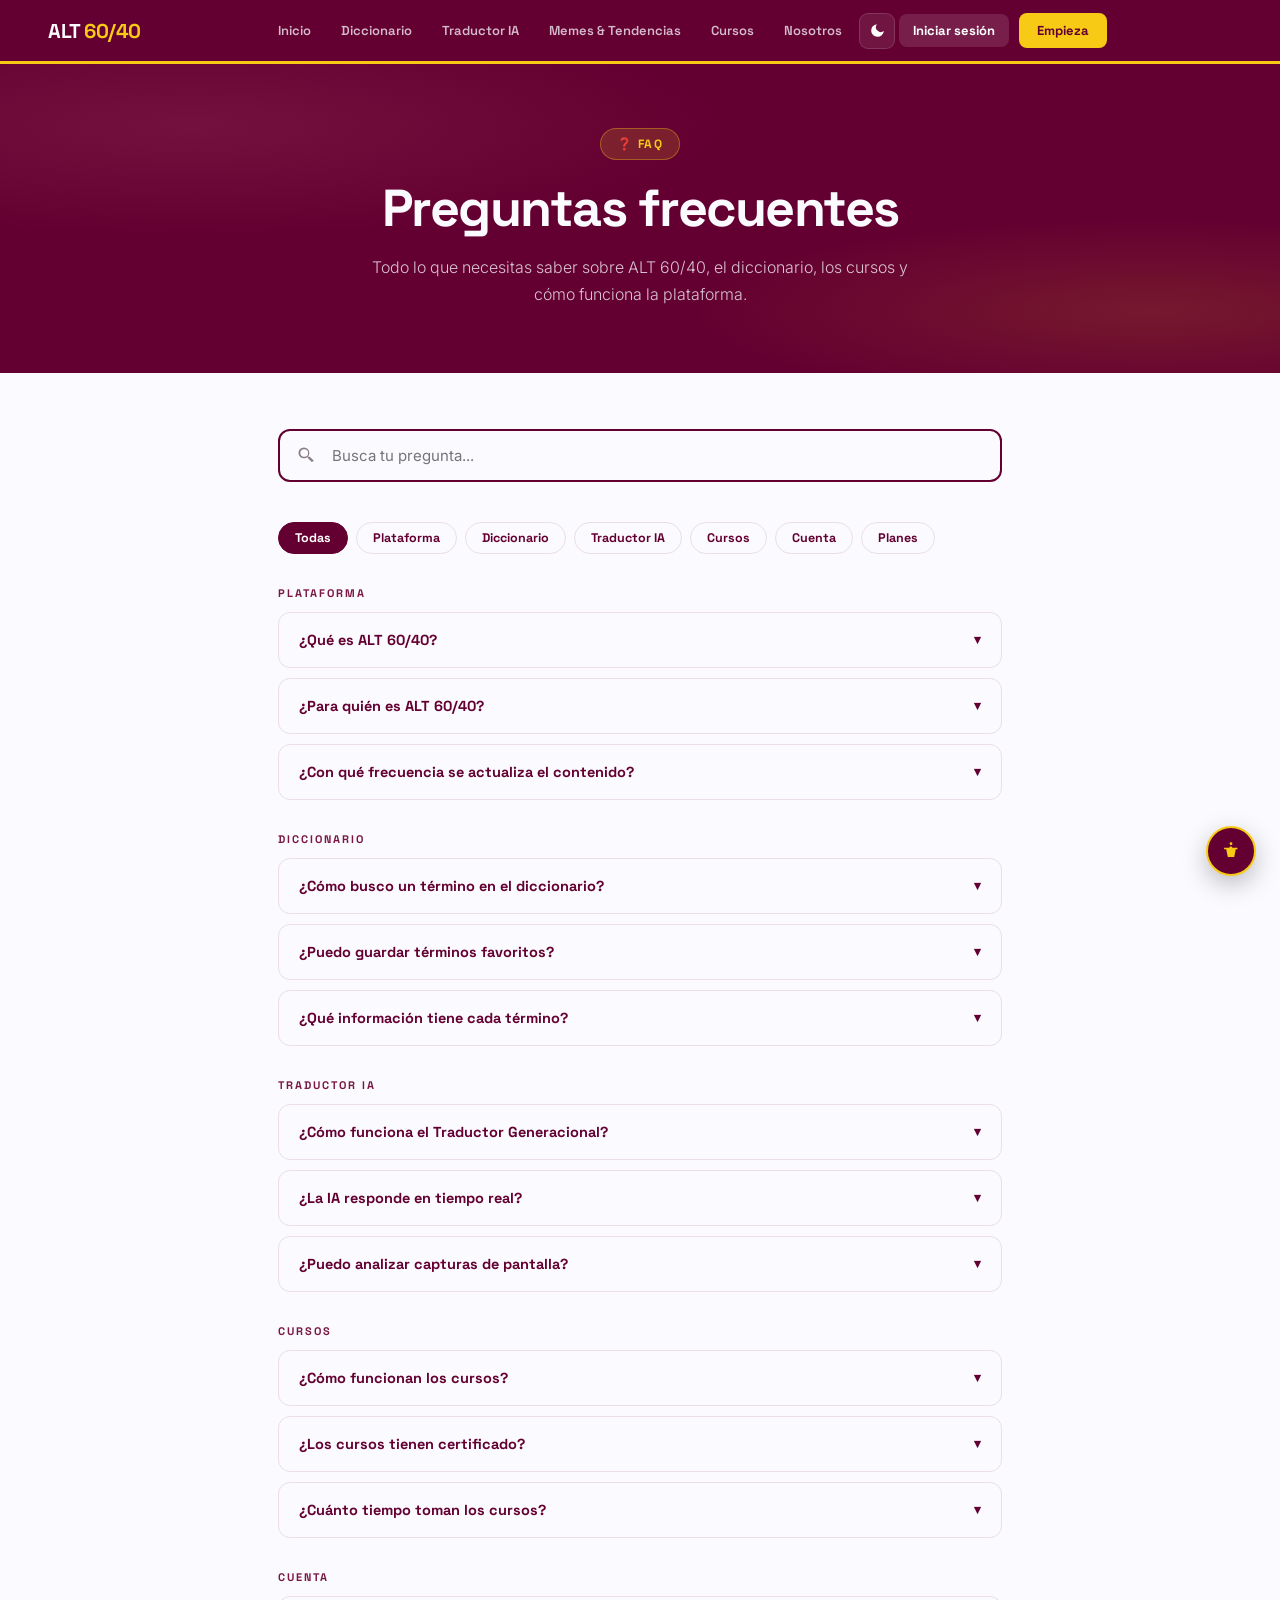
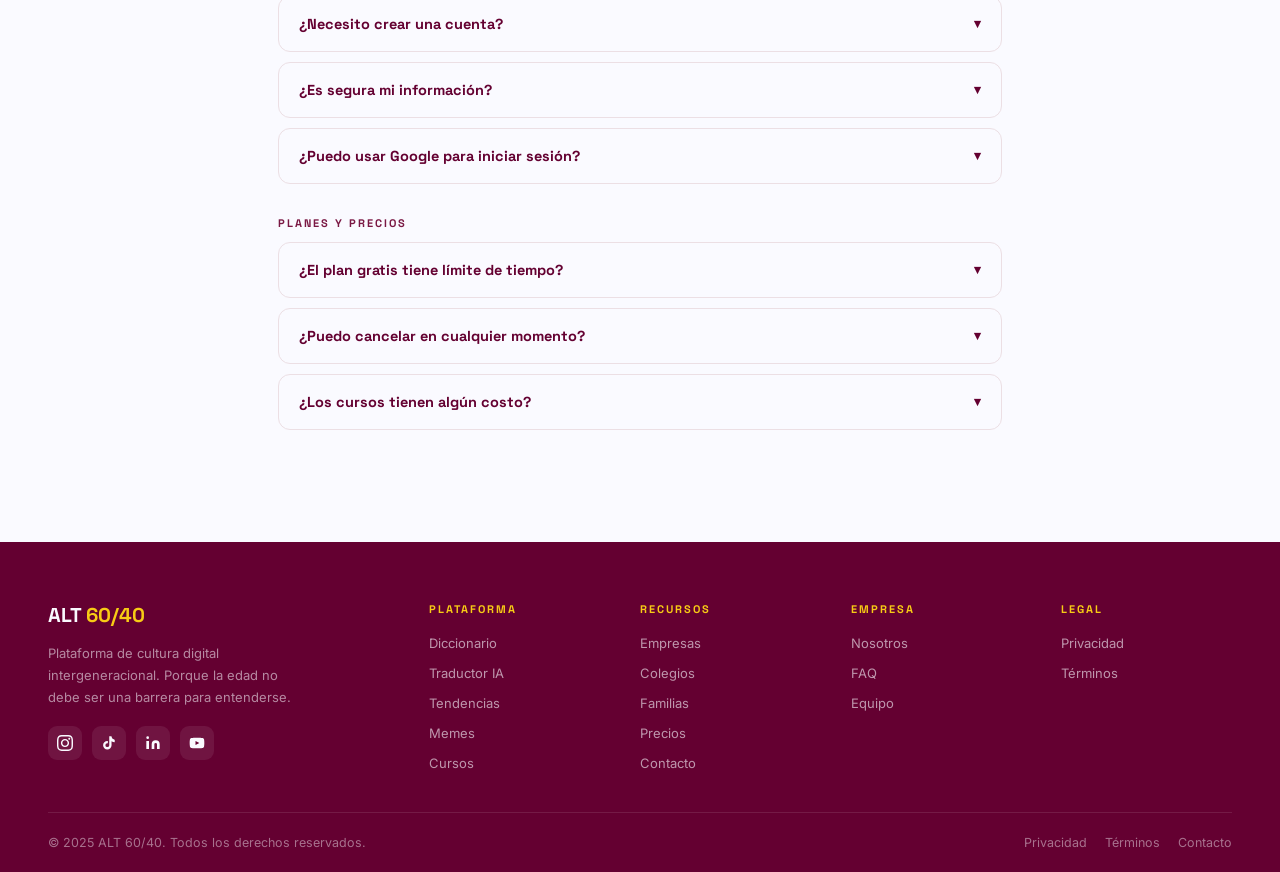
<file: faq.html>
<!DOCTYPE html>
<html lang="es">
<head>
<meta charset="UTF-8">
<meta name="viewport" content="width=device-width, initial-scale=1.0">
<link rel="preconnect" href="https://fonts.googleapis.com">
<link href="https://fonts.googleapis.com/css2?family=Space+Grotesk:wght@300;400;500;600;700;800&family=Inter:wght@300;400;500;600;700&display=swap" rel="stylesheet">
<link rel="stylesheet" href="css/base.css">
<style>
.faq-body{max-width:820px;margin:0 auto;padding:56px 48px 80px;}
.faq-search{display:flex;align-items:center;gap:0;background:var(--card-bg);border:2px solid var(--wine);border-radius:12px;overflow:hidden;margin-bottom:40px;}
.faq-search svg{margin:0 16px;width:20px;height:20px;fill:var(--gray);flex-shrink:0;}
.faq-search input{flex:1;border:none;outline:none;font-size:15px;font-family:var(--fB);padding:15px 0;color:var(--text);background:transparent;}
.faq-cat-row{display:flex;gap:8px;flex-wrap:wrap;margin-bottom:32px;}
.faq-cat-btn{font-family:var(--fD);font-size:12.5px;font-weight:700;padding:7px 16px;border-radius:100px;border:1.5px solid var(--border);background:var(--card-bg);color:var(--wine);cursor:pointer;transition:all .15s;}
.faq-cat-btn.on,.faq-cat-btn:hover{background:var(--wine);color:#fff;border-color:var(--wine);}
.faq-group{margin-bottom:32px;}
.faq-group-title{font-family:var(--fD);font-size:11px;font-weight:700;letter-spacing:2px;text-transform:uppercase;color:var(--magenta);margin-bottom:12px;}
.faq-item{border:1.5px solid var(--border);border-radius:12px;margin-bottom:10px;overflow:hidden;transition:border-color .15s;}
.faq-item:hover{border-color:var(--wine);}
.faq-q{font-family:var(--fD);font-size:14.5px;font-weight:700;color:var(--wine);cursor:pointer;padding:18px 20px;display:flex;justify-content:space-between;align-items:center;gap:12px;user-select:none;}
.faq-arrow{font-size:13px;transition:transform .2s;flex-shrink:0;}
.faq-a{font-size:14px;color:var(--text-soft);line-height:1.75;padding:0 20px;max-height:0;overflow:hidden;transition:max-height .3s ease,padding .3s ease;}
.faq-a.open{max-height:400px;padding:0 20px 18px;}
</style>
</head>
<body>
<div id="site-nav-placeholder"></div>
<div class="page-hero">
  <div class="page-hero-eyebrow">❓ FAQ</div>
  <h1 class="page-hero-title">Preguntas frecuentes</h1>
  <p class="page-hero-sub">Todo lo que necesitas saber sobre ALT 60/40, el diccionario, los cursos y cómo funciona la plataforma.</p>
</div>

<div class="faq-body">
  <div class="faq-search">
    <svg viewBox="0 0 24 24"><path d="M15.5 14h-.79l-.28-.27A6.5 6.5 0 0016 9.5 6.5 6.5 0 109.5 16c1.61 0 3.09-.59 4.23-1.57l.27.28v.79l5 5L21.49 19l-5-5zm-6 0A4.5 4.5 0 1110 5a4.5 4.5 0 010 9z"/></svg>
    <input type="text" id="faqSearch" placeholder="Busca tu pregunta..." oninput="filterFAQ()">
  </div>

  <div class="faq-cat-row" id="faqCats"></div>
  <div id="faqContent"></div>
</div>

<div id="site-footer-placeholder"></div>
<script src="js/app-core.js"></script>
<script src="js/data.js"></script>
<script src="js/components.js"></script>
<script>
initPage({page:'faq.html',title:'FAQ',description:'Preguntas frecuentes sobre ALT 60/40: el diccionario, cursos, planes y cómo funciona la plataforma.'});

const FAQ_DATA = [
  { cat:'plataforma', q:'¿Qué es ALT 60/40?', a:'ALT 60/40 es una plataforma educativa que traduce el lenguaje digital —memes, slang, tendencias, emojis— en explicaciones claras y accesibles para todas las generaciones. No enseñamos a usar apps: ayudamos a entender qué pasa dentro de ellas.' },
  { cat:'plataforma', q:'¿Para quién es ALT 60/40?', a:'Para cualquier persona que quiera entender el lenguaje digital de hoy: padres, abuelos, docentes, profesionales, empresas, colegios y cualquier curioso. No hay límite de edad ni nivel previo requerido.' },
  { cat:'plataforma', q:'¿Con qué frecuencia se actualiza el contenido?', a:'El diccionario y las tendencias se actualizan semanalmente. Los cursos se revisan mensualmente. El radar de tendencias se actualiza en tiempo real.' },
  { cat:'diccionario', q:'¿Cómo busco un término en el diccionario?', a:'Puedes buscar por palabra, emoji o categoría usando la barra de búsqueda con autocompletado. También puedes filtrar por plataforma (TikTok, Gaming, Memes, etc.) o explorar por popularidad.' },
  { cat:'diccionario', q:'¿Puedo guardar términos favoritos?', a:'Sí. Crea una cuenta gratuita y usa el botón ⭐ en cualquier término para guardarlo. Tus favoritos aparecerán en tu perfil y podrás acceder a ellos desde cualquier dispositivo.' },
  { cat:'diccionario', q:'¿Qué información tiene cada término?', a:'Cada entrada incluye: definición clara, pronunciación, ejemplo de uso, traducción formal, fecha de aparición, popularidad, generación que más lo usa, plataformas, sinónimos y términos relacionados.' },
  { cat:'traductor', q:'¿Cómo funciona el Traductor Generacional?', a:'Escribes una frase en lenguaje digital y la IA la traduce al español formal (o viceversa). También puedes usar el modo Chat para hacerle preguntas libres sobre cualquier término, emoji o tendencia.' },
  { cat:'traductor', q:'¿La IA responde en tiempo real?', a:'Sí. El traductor y el chat usan un modelo de IA que responde en segundos. El plan gratuito tiene un límite diario de traducciones; el plan Premium es ilimitado.' },
  { cat:'traductor', q:'¿Puedo analizar capturas de pantalla?', a:'Sí, con el plan Premium. Sube una imagen de una conversación y la IA explicará cada término, meme o emoji presente en ella.' },
  { cat:'cursos', q:'¿Cómo funcionan los cursos?', a:'Los cursos están organizados por nivel (Principiante, Intermedio, Avanzado) y contienen lecciones cortas, quizzes y actividades prácticas. Tu progreso se guarda automáticamente.' },
  { cat:'cursos', q:'¿Los cursos tienen certificado?', a:'Sí. Al completar cualquier curso al 100% recibes un certificado digital de ALT 60/40 que puedes compartir en redes sociales o descargar en PDF.' },
  { cat:'cursos', q:'¿Cuánto tiempo toman los cursos?', a:'Los cursos más cortos duran 45 minutos y los más completos hasta 1h40. Puedes avanzar a tu propio ritmo: el progreso se guarda aunque salgas a mitad de una lección.' },
  { cat:'cuenta', q:'¿Necesito crear una cuenta?', a:'El diccionario básico, las tendencias y el quiz son de acceso libre. Para guardar favoritos, ver tu progreso, acceder a cursos completos y usar el traductor ilimitado necesitas una cuenta.' },
  { cat:'cuenta', q:'¿Es segura mi información?', a:'Sí. No compartimos tu información personal con terceros. Lee nuestra política de privacidad para más detalles sobre cómo protegemos tus datos.' },
  { cat:'cuenta', q:'¿Puedo usar Google para iniciar sesión?', a:'Sí. Puedes registrarte con tu cuenta de Google con un solo clic, sin necesidad de crear contraseña.' },
  { cat:'planes', q:'¿El plan gratis tiene límite de tiempo?', a:'No. El plan gratuito es permanente. Solo tiene limitaciones en la cantidad de funciones y el número de traducciones diarias.' },
  { cat:'planes', q:'¿Puedo cancelar en cualquier momento?', a:'Sí. Puedes cancelar tu suscripción Premium cuando quieras desde tu perfil. El acceso se mantiene hasta el final del período pagado.' },
  { cat:'planes', q:'¿Los cursos tienen algún costo?', a:'No. Todos los cursos de ALT 60/40 son completamente gratuitos, incluyendo el certificado oficial. Las capacitaciones presenciales para empresas y colegios tienen precio a medida — escríbenos a Alt.60.40.empresa@gmail.com.' },
];

const CATS = [
  {id:'all',label:'Todas'},
  {id:'plataforma',label:'Plataforma'},
  {id:'diccionario',label:'Diccionario'},
  {id:'traductor',label:'Traductor IA'},
  {id:'cursos',label:'Cursos'},
  {id:'cuenta',label:'Cuenta'},
  {id:'planes',label:'Planes'},
];

let activeCat='all';

function renderCats(){
  document.getElementById('faqCats').innerHTML=CATS.map(c=>`<button class="faq-cat-btn ${c.id===activeCat?'on':''}" onclick="setFaqCat('${c.id}')">${c.label}</button>`).join('');
}

function setFaqCat(id){activeCat=id;renderCats();filterFAQ();}

function filterFAQ(){
  const q=document.getElementById('faqSearch').value.toLowerCase();
  const filtered=FAQ_DATA.filter(item=>{
    const catMatch=activeCat==='all'||item.cat===activeCat;
    const textMatch=!q||item.q.toLowerCase().includes(q)||item.a.toLowerCase().includes(q);
    return catMatch&&textMatch;
  });

  const grouped={};
  filtered.forEach(item=>{
    if(!grouped[item.cat])grouped[item.cat]=[];
    grouped[item.cat].push(item);
  });

  const CAT_LABELS={plataforma:'Plataforma',diccionario:'Diccionario',traductor:'Traductor IA',cursos:'Cursos',cuenta:'Cuenta',planes:'Planes y precios'};

  document.getElementById('faqContent').innerHTML=Object.keys(grouped).map(cat=>`
    <div class="faq-group">
      <div class="faq-group-title">${CAT_LABELS[cat]||cat}</div>
      ${grouped[cat].map(item=>`
        <div class="faq-item">
          <div class="faq-q" onclick="toggleFAQ(this)">
            ${item.q}
            <span class="faq-arrow">▾</span>
          </div>
          <div class="faq-a">${item.a}</div>
        </div>`).join('')}
    </div>`).join('')||`<div style="text-align:center;padding:48px;color:var(--gray);">No se encontraron preguntas para tu búsqueda.</div>`;
}

function toggleFAQ(qEl){
  const aEl=qEl.nextElementSibling;
  const arrow=qEl.querySelector('.faq-arrow');
  const isOpen=aEl.classList.contains('open');
  document.querySelectorAll('.faq-a.open').forEach(el=>{el.classList.remove('open');el.previousElementSibling.querySelector('.faq-arrow').textContent='▾';});
  if(!isOpen){aEl.classList.add('open');arrow.textContent='▴';}
}

renderCats();
filterFAQ();
</script>
</body>
</html>
</file>
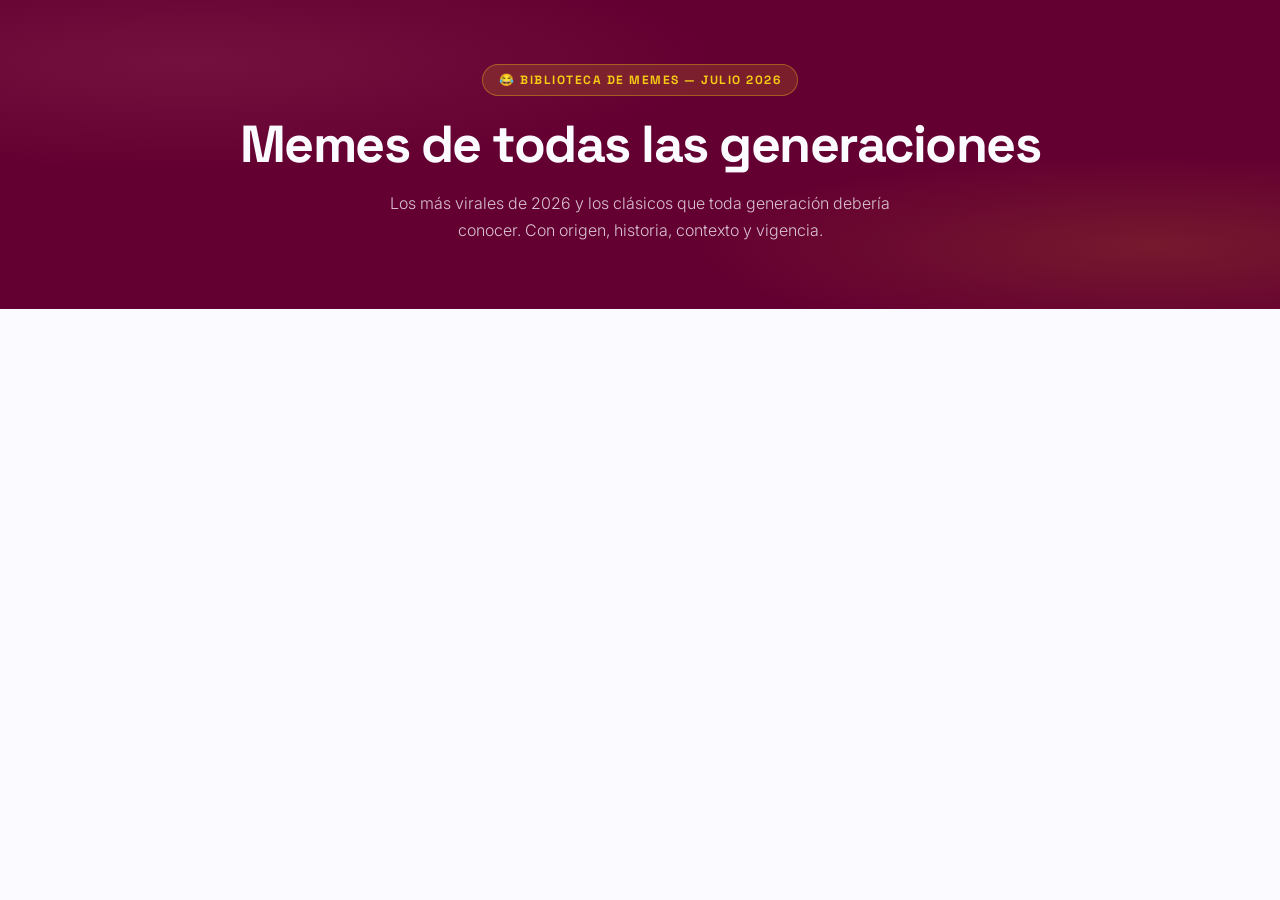
<file: memes.html>
<!DOCTYPE html>
<html lang="es">
<head>
<meta charset="UTF-8">
<meta name="viewport" content="width=device-width, initial-scale=1.0">
<link rel="preconnect" href="https://fonts.googleapis.com">
<link href="https://fonts.googleapis.com/css2?family=Space+Grotesk:wght@300;400;500;600;700;800&family=Inter:wght@300;400;500;600;700&display=swap" rel="stylesheet">
<link rel="stylesheet" href="css/base.css">
<style>
.meme-filter-row{display:flex;gap:8px;flex-wrap:wrap;padding:28px 48px 0;max-width:1240px;margin:0 auto;}
.mfil{font-family:var(--fD);font-size:13px;font-weight:700;background:var(--card-bg);border:1.5px solid var(--border);color:var(--wine);padding:8px 16px;border-radius:100px;cursor:pointer;transition:all .15s;}
.mfil.on,.mfil:hover{background:var(--wine);color:#fff;border-color:var(--wine);}
.meme-grid{display:grid;grid-template-columns:repeat(2,1fr);gap:22px;padding:24px 48px 64px;max-width:1240px;margin:0 auto;}
.mcard{border-radius:20px;overflow:hidden;border:1.5px solid var(--border);background:var(--card-bg);display:grid;grid-template-columns:190px 1fr;transition:transform .2s,box-shadow .2s;}
.mcard:hover{transform:translateY(-4px);box-shadow:0 16px 44px rgba(100,0,49,.1);}
.mcard-vis{display:flex;align-items:center;justify-content:center;font-size:60px;min-height:180px;position:relative;}
.mv1{background:linear-gradient(160deg,#640031,#7A1843);}
.mv2{background:linear-gradient(160deg,#7698B3,#4f7186);}
.mv3{background:linear-gradient(160deg,#F7CB15,#e0b711);}
.mv4{background:linear-gradient(160deg,#222,#000);}
.mv5{background:linear-gradient(160deg,#7A1843,#9b2c5e);}
.mv6{background:linear-gradient(160deg,#1a1a2e,#533483);}
.mv7{background:linear-gradient(160deg,#0f3460,#7698B3);}
.mv8{background:linear-gradient(160deg,#640031,#3d0021);}
.mv9{background:linear-gradient(160deg,#155724,#28a745);}
.mv10{background:linear-gradient(160deg,#1a237e,#3949ab);}
.mv11{background:linear-gradient(160deg,#4a148c,#7b1fa2);}
.mv12{background:linear-gradient(160deg,#bf360c,#e64a19);}
.mcard-gen{position:absolute;top:10px;left:10px;font-size:9px;font-weight:700;padding:3px 8px;border-radius:100px;text-transform:uppercase;letter-spacing:.5px;background:rgba(0,0,0,.5);color:#fff;}
.mcard-body{padding:22px;}
.mcard-name{font-family:var(--fD);font-size:17px;font-weight:800;color:var(--wine);margin-bottom:4px;}
.mcard-origin{font-size:11px;color:var(--steel);font-weight:700;text-transform:uppercase;letter-spacing:.5px;margin-bottom:10px;}
.mcard-def{font-size:13.5px;color:var(--text-soft);line-height:1.65;margin-bottom:10px;}
.mcard-how{font-size:13px;color:var(--text-soft);margin-bottom:10px;}
.mcard-meta{display:flex;gap:14px;flex-wrap:wrap;border-top:1px solid var(--border);padding-top:10px;margin-top:8px;}
.mcard-meta span{font-size:11px;color:var(--gray);}
.mcard-meta b{color:var(--wine);}
.mcard-vig{display:inline-block;font-size:10px;font-weight:700;padding:3px 10px;border-radius:100px;text-transform:uppercase;letter-spacing:.5px;margin-top:8px;}
.vig-high{background:#dcfce7;color:#15803d;}
.vig-med{background:#fef3c7;color:#92400e;}
.vig-low{background:#fee2e2;color:#991b1b;}
.mcard-actions{display:flex;gap:7px;margin-top:10px;flex-wrap:wrap;}
.mcard-btn{font-family:var(--fD);font-size:11.5px;font-weight:700;padding:6px 13px;border-radius:100px;border:1.5px solid var(--border);background:var(--card-bg);color:var(--text);cursor:pointer;transition:all .15s;}
.mcard-btn:hover{border-color:var(--wine);color:var(--wine);}
.mcard-btn.fav-on{background:#fff8e1;border-color:var(--gold);color:var(--gold-d);}
.no-results{grid-column:1/-1;text-align:center;padding:64px;color:var(--gray);}
@media(max-width:900px){
  .meme-grid{grid-template-columns:1fr;padding:20px;}.mcard{grid-template-columns:1fr;}.mcard-vis{min-height:140px;}.meme-filter-row{padding:20px;}
}
</style>
</head>
<body>
<div id="site-nav-placeholder"></div>
<div class="page-hero">
  <div class="page-hero-eyebrow">😂 Biblioteca de Memes — Julio 2026</div>
  <h1 class="page-hero-title">Memes de todas las generaciones</h1>
  <p class="page-hero-sub">Los más virales de 2026 y los clásicos que toda generación debería conocer. Con origen, historia, contexto y vigencia.</p>
</div>

<div class="meme-filter-row" id="memeFilters"></div>
<div class="meme-grid" id="memeGrid"></div>

<div id="site-footer-placeholder"></div>
<script src="js/app-core.js"></script>
<script src="js/data.js"></script>
<script src="js/components.js"></script>
<script>
initPage({page:'memes.html',title:'Biblioteca de Memes 2026',description:'Los memes más virales de 2026 y los clásicos de internet, explicados para todas las generaciones.'});

const MEMES = [
  /* GEN ALPHA / GEN Z 2025-2026 */
  {id:'aura-farm',cat:'2026',gen:'Gen Alpha',emoji:'✨',bg:'mv1',name:'Aura Farming',origin:'TikTok, viral desde julio 2025',def:'El meme más activo de 2025-2026. Se filman o describen momentos con puntajes de "aura" ganada o perdida. "+500 aura: llegué con café al trabajo." "-1000 aura: me caí frente a todos." La comunidad decide los puntos.',how:'"Me tropecé en el metro: -800 aura." "Le ayudé a la señora: +1500 aura." Aparece en TikTok, X e Instagram como caption estándar.',date:'Julio 2025 – presente',plat:'TikTok, Instagram, X',vigencia:'high',vigLabel:'🔥 Viral 2026'},
  {id:'the-ick',cat:'2026',gen:'Gen Z',emoji:'🤢',bg:'mv2',name:'The Ick',origin:'Slang amoroso inglés, boom en español 2025',def:'Ese momento exacto donde algo que hace alguien que te gusta genera repulsión irreversible. No tiene cura. Los videos de "cosas que me dan el ick" son de los más virales de 2025-2026 en TikTok.',how:'"Correr raro → the ick." "Hablar con el mozo por mí → the ick instantáneo." "Usar la palabra 'bacán' → the ick supremo."',date:'2025-2026',plat:'TikTok, Instagram',vigencia:'high',vigLabel:'🔥 Viral 2026'},
  {id:'ghibli-ai',cat:'ia',gen:'Todas',emoji:'🎨',bg:'mv3',name:'Arte IA estilo Ghibli',origin:'ChatGPT DALL-E actualización, abril 2025',def:'Convertir fotos reales en ilustraciones estilo Studio Ghibli usando IA. Generó debate global sobre derechos de autor. En 2026 hay variantes: Pixar, anime, pintura impresionista. Une a todas las generaciones.',how:'Subir foto + "hazla estilo Ghibli" a cualquier IA de imágenes. En 2026, los abuelos lo usan para convertir fotos de familia en arte. Los nietos lo hacen con selfies.',date:'Abril 2025 – presente',plat:'Instagram, TikTok, X',vigencia:'high',vigLabel:'🔥 Vigente 2026'},
  {id:'deepfake-meme',cat:'ia',gen:'Todas',emoji:'🎭',bg:'mv4',name:'Deepfake (el meme que da miedo)',origin:'Tecnología de síntesis de video ~2019, crisis 2025-2026',def:'Videos falsos generados por IA tan realistas que confunden incluso a personas atentas. En 2026 es el problema de desinformación más grave. El "meme" es que ya nadie sabe si algo es real.',how:'"¿Esto es real o deepfake?" se convirtió en la pregunta más frecuente en WhatsApp familiar de 2026. Detectar deepfakes es la nueva habilidad digital esencial.',date:'2019, crisis 2026',plat:'YouTube, TikTok, X, WhatsApp',vigencia:'high',vigLabel:'Crisis 2026'},
  {id:'skibidi',cat:'genalpha',gen:'Gen Alpha',emoji:'🚽',bg:'mv5',name:'Skibidi Toilet',origin:'Canal DaFuq!?Boom! en YouTube, 2023',def:'Serie animada de cabezas en inodoros en guerra contra cámaras humanoides. El lenguaje base de Gen Alpha: "skibidi" (absurdo), "sigma" (genial), "Ohio" (extraño). En 2026 tiene película en producción.',how:'"Eso es muy skibidi Ohio." "Ese profe es sigma." "¿Por qué eres tan skibidi?" Sigue siendo el mayor idioma intergeneracional de desconexión en 2026.',date:'2023 – vigente 2026',plat:'YouTube, TikTok',vigencia:'high',vigLabel:'Vigente 2026'},

  /* CLÁSICOS VIRALES */
  {id:'this-is-fine',cat:'clasico',gen:'Gen X / Millennials',emoji:'🐕',bg:'mv6',name:'This is Fine 🔥',origin:'Cómic "On Fire" de KC Green, 2013',def:'Un perro tomando café mientras todo arde a su alrededor, diciendo "this is fine". Representa la aceptación resignada ante el caos. En 2026 es el meme político y laboral más usado del año.',how:'"This is fine" cuando suben las tasas de interés. "This is fine" cuando el proyecto falla a último minuto. El meme del burnout colectivo.',date:'2013, permanentemente vigente',plat:'X, Reddit, LinkedIn, Instagram',vigencia:'high',vigLabel:'Clásico permanente'},
  {id:'pepe',cat:'clasico',gen:'Millennials / Gen Z',emoji:'🐸',bg:'mv7',name:'Pepe the Frog',origin:'Cómic "Boy\'s Club" de Matt Furie, 2005',def:'El meme más longevo de internet. Existe un Pepe para cada emoción. Es el contenedor visual universal: Pepe triste, Pepe feliz, Pepe nervioso, Pepe estoico. En 2026 sigue siendo la forma más rápida de expresar una emoción.',how:'Como reacción en cualquier plataforma. En grupos de WhatsApp de todas las generaciones. Hay Pepes para literalmente cualquier situación humana.',date:'2005 – vigente siempre',plat:'Reddit, Instagram, X, WhatsApp',vigencia:'high',vigLabel:'Clásico eterno'},
  {id:'moai',cat:'emoji',gen:'Gen Z / Millennials',emoji:'🗿',bg:'mv8',name:'Moai 🗿',origin:'Emoji resignificado ~2020',def:'La estatua de Isla de Pascua como símbolo de indiferencia total. "No me afecta nada y no voy a reaccionar." En 2026 se combina con otros emojis: 🗿💅 (indiferente y elegante), 🗿🔥 (indiferente ante el caos).',how:'"🗿" como respuesta a noticias absurdas. "🗿🗿🗿" para indiferencia extrema. "🗿💅" para "no me afecta y además me va bien".',date:'~2020, vigente 2026',plat:'WhatsApp, TikTok, X',vigencia:'med',vigLabel:'Vigencia media'},
  {id:'distracted-bf',cat:'clasico',gen:'Millennials / Gen X',emoji:'👀',bg:'mv9',name:'Distracted Boyfriend',origin:'Stock photo de Antonio Guillem, 2012. Meme viral 2017',def:'Un hombre mira a otra mujer mientras su novia lo observa furiosa. El meme más adaptable de la historia: etiquetas las tres personas con cualquier concepto. "Yo / algo nuevo / lo que debería hacer".',how:'"Yo" mirando a "procrastinar" mientras deja a "mis obligaciones" mirándome. En 2026 se usa mucho para hablar de IA vs trabajo tradicional.',date:'2017, vigente 2026',plat:'Reddit, Instagram, X',vigencia:'med',vigLabel:'Vigencia media'},
  {id:'woman-yelling',cat:'clasico',gen:'Millennials / Gen X / Boomers',emoji:'🐱',bg:'mv10',name:'Woman Yelling at Cat',origin:'Dos fotos separadas unidas en Twitter, 2019',def:'A la izquierda: una mujer señalando furiosa (de Real Housewives). A la derecha: un gato blanco sentado calmamente en una mesa. Representa cualquier conflicto donde un lado está furioso y el otro no entiende por qué.',how:'Es el meme intergeneracional por excelencia. Boomers, Gen X, Millennials y Gen Z lo usan por igual. En 2026 sigue siendo el formato estándar para conflictos de opinión.',date:'2019, vigente 2026',plat:'Twitter/X, Instagram, Facebook',vigencia:'high',vigLabel:'Vigencia alta'},

  /* MILLENNIALS */
  {id:'ok-boomer-meme',cat:'millennial',gen:'Gen Z / Millennials',emoji:'🙄',bg:'mv11',name:'OK Boomer',origin:'TikTok, noviembre 2019',def:'Respuesta sarcástica a opiniones percibidas como anticuadas. Una frase que definió el conflicto generacional de una época. En 2026 se usa con más ironía que antes, y también como autocrítica de los propios Millennials.',how:'"Me dijo que solo hay que trabajar más duro para comprar una casa." "OK Boomer." En 2026 también se usa: "OK Millennial" como respuesta irónica de Gen Z a los Millennials nostálgicos.',date:'2019, irónicamente vigente 2026',plat:'TikTok, Twitter, Instagram',vigencia:'med',vigLabel:'Vigencia media'},
  {id:'yolo-throwback',cat:'millennial',gen:'Millennials',emoji:'🎉',bg:'mv12',name:'YOLO (nostalgia Millennial)',origin:'Drake "The Motto", 2011',def:'"You Only Live Once". El lema que definió la juventud Millennial. Se usó para justificar decisiones impulsivas. En 2026 los Millennials de 30+ lo usan con ironía nostálgica: "hacía eso por YOLO y ahora me arrepiento."',how:'"Me fui de viaje sin ahorros en 2012. YOLO. Ahora sigo pagando la tarjeta." El meme generacional del arrepentimiento cariñoso.',date:'2011, nostalgia vigente 2026',plat:'Instagram (TBT), Facebook',vigencia:'low',vigLabel:'Nostalgia'},
];

const FILTERS = [
  {id:'all',label:'Todos 🌐'},
  {id:'2026',label:'Virales 2026 🔥'},
  {id:'ia',label:'IA 🤖'},
  {id:'clasico',label:'Clásicos 🏛️'},
  {id:'genalpha',label:'Gen Alpha 👾'},
  {id:'millennial',label:'Millennials 🎤'},
  {id:'emoji',label:'Emojis 😎'},
];

const BG_CLASSES = ['mv1','mv2','mv3','mv4','mv5','mv6','mv7','mv8','mv9','mv10','mv11','mv12'];
let activeFilter = 'all';

function renderFilters(){
  document.getElementById('memeFilters').innerHTML = FILTERS.map(f=>`
    <button class="mfil ${f.id===activeFilter?'on':''}" onclick="setFilter('${f.id}')">${f.label}</button>`).join('');
}

function setFilter(f){ activeFilter=f; renderFilters(); renderMemes(); }

function renderMemes(){
  const list = activeFilter==='all' ? MEMES : MEMES.filter(m=>m.cat===activeFilter);
  if(!list.length){
    document.getElementById('memeGrid').innerHTML='<div class="no-results">No hay memes para este filtro aún.</div>';
    return;
  }
  document.getElementById('memeGrid').innerHTML = list.map((m,i)=>{
    const isFav = ALT.isFavorite('meme-'+m.id);
    return `<div class="mcard reveal" style="transition-delay:${i*.05}s">
      <div class="mcard-vis ${BG_CLASSES[i%BG_CLASSES.length]}">
        <span>${m.emoji}</span>
        <span class="mcard-gen">${m.gen}</span>
      </div>
      <div class="mcard-body">
        <div class="mcard-name">${m.name}</div>
        <div class="mcard-origin">📅 ${m.origin}</div>
        <div class="mcard-def">${m.def}</div>
        <div class="mcard-how"><b style="color:var(--wine)">Cómo se usa:</b> ${m.how}</div>
        <span class="mcard-vig ${{high:'vig-high',med:'vig-med',low:'vig-low'}[m.vigencia]}">${m.vigLabel}</span>
        <div class="mcard-meta">
          <span><b>Plataformas:</b> ${m.plat}</span>
          <span><b>Fecha:</b> ${m.date}</span>
        </div>
        <div class="mcard-actions">
          <button class="mcard-btn ${isFav?'fav-on':''}" id="mf-${m.id}" onclick="toggleFav('${m.id}',this)">${isFav?'⭐ Guardado':'☆ Guardar'}</button>
          <button class="mcard-btn" onclick="ALT.copyText('${m.name}: ${m.def.slice(0,120).replace(/'/g,"\\'").replace(/"/g,'\\"')}...')">📋 Copiar</button>
          <button class="mcard-btn" onclick="ALT.shareContent('${m.name} — ALT 60/40','${m.def.slice(0,80).replace(/'/g,"\\'")}')">↗ Compartir</button>
        </div>
      </div>
    </div>`;
  }).join('');

  document.querySelectorAll('.reveal').forEach(r=>{
    new IntersectionObserver(e=>{if(e[0].isIntersecting)e[0].target.classList.add('visible');},{threshold:.1}).observe(r);
  });
}

function toggleFav(id,btn){
  const on = ALT.toggleFavorite('meme-'+id);
  btn.textContent = on?'⭐ Guardado':'☆ Guardar';
  btn.classList.toggle('fav-on',on);
  ALT.toast(on?'⭐ Meme guardado':'Eliminado de favoritos');
}

renderFilters();
renderMemes();
</script>
</body>
</html>
</file>
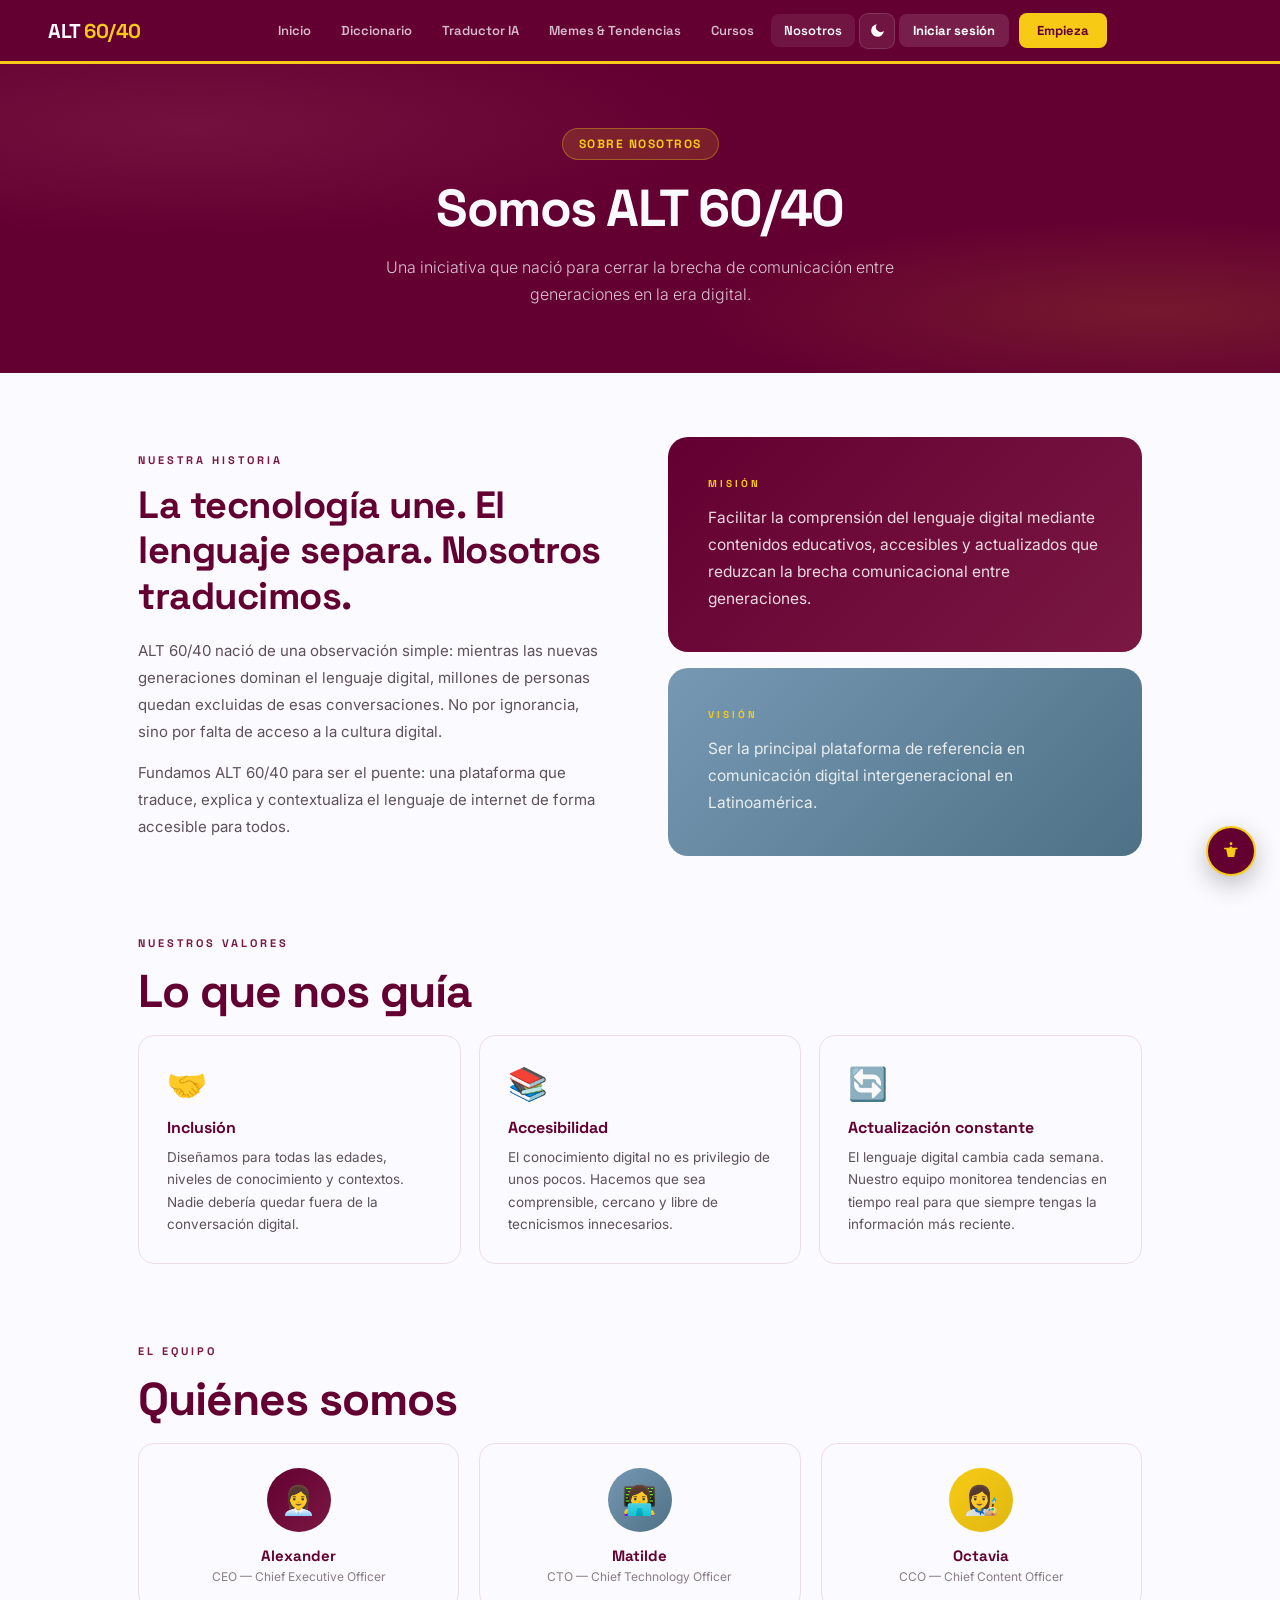
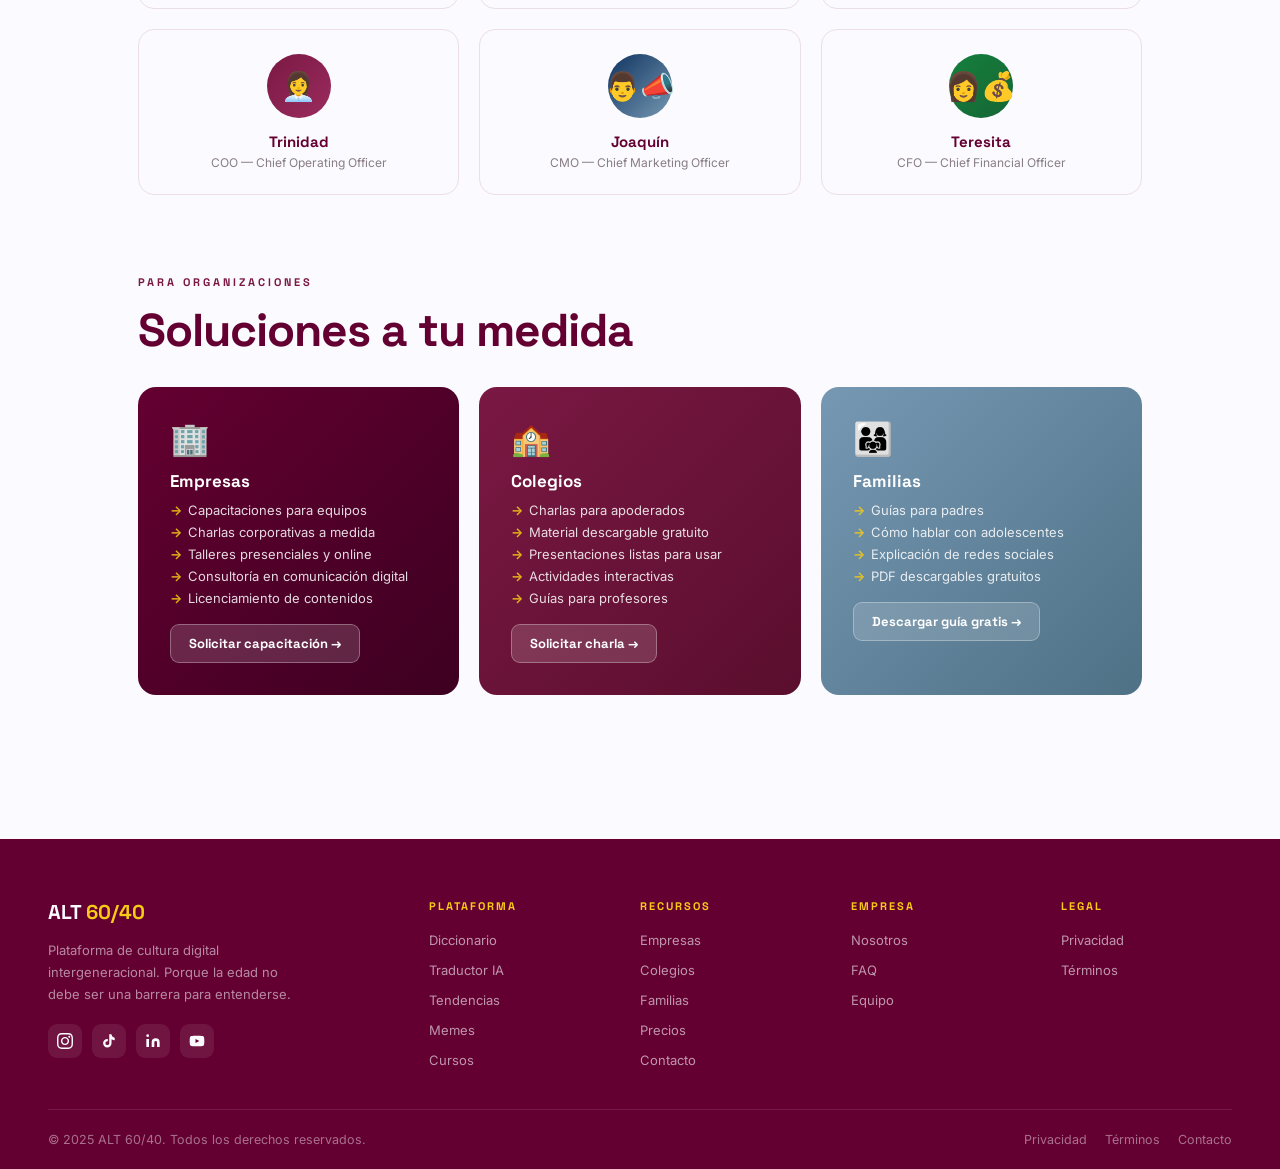
<file: nosotros.html>
<!DOCTYPE html>
<html lang="es">
<head>
<meta charset="UTF-8">
<meta name="viewport" content="width=device-width, initial-scale=1.0">
<link rel="preconnect" href="https://fonts.googleapis.com">
<link href="https://fonts.googleapis.com/css2?family=Space+Grotesk:wght@300;400;500;600;700;800&family=Inter:wght@300;400;500;600;700&display=swap" rel="stylesheet">
<link rel="stylesheet" href="css/base.css">
<style>
.about-section{max-width:1100px;margin:0 auto;padding:64px 48px;}
.two-col{display:grid;grid-template-columns:1fr 1fr;gap:56px;align-items:center;margin-bottom:80px;}
.big-quote{font-family:var(--fD);font-size:clamp(24px,3vw,38px);font-weight:800;color:var(--wine);line-height:1.2;letter-spacing:-.5px;}
html.dark .big-quote{color:var(--gold);}
.mission-card{background:linear-gradient(135deg,var(--wine),var(--magenta));border-radius:20px;padding:40px;color:#fff;}
.mc-label{font-family:var(--fD);font-size:10px;font-weight:700;letter-spacing:3px;text-transform:uppercase;color:var(--gold);margin-bottom:14px;}
.mc-text{font-size:15.5px;line-height:1.75;color:rgba(255,255,255,.85);}
.team-grid{display:grid;grid-template-columns:repeat(3,1fr);gap:20px;}
.team-card{background:var(--card-bg);border:1.5px solid var(--border);border-radius:16px;padding:24px;text-align:center;transition:transform .2s,border-color .2s;}
.team-card:hover{transform:translateY(-4px);border-color:var(--gold);}
.team-avatar{width:64px;height:64px;border-radius:50%;margin:0 auto 14px;display:flex;align-items:center;justify-content:center;font-size:28px;}
.team-name{font-family:var(--fD);font-size:15px;font-weight:700;color:var(--wine);margin-bottom:4px;}
.team-role{font-size:12px;color:var(--gray);}
.values-grid{display:grid;grid-template-columns:repeat(3,1fr);gap:18px;}
.val-card{background:var(--card-bg);border:1.5px solid var(--border);border-radius:16px;padding:28px;transition:border-color .2s;}
.val-card:hover{border-color:var(--gold);}
.val-icon{font-size:32px;margin-bottom:14px;}
.val-title{font-family:var(--fD);font-size:16px;font-weight:700;color:var(--wine);margin-bottom:8px;}
.val-text{font-size:13.5px;color:var(--text-soft);line-height:1.65;}
.org-cards{display:grid;grid-template-columns:repeat(3,1fr);gap:20px;margin-top:32px;}
.org-crd{border-radius:18px;padding:32px;color:#fff;}
.oc1{background:linear-gradient(135deg,var(--wine),#3d0021);}
.oc2{background:linear-gradient(135deg,var(--magenta),#5a0e2e);}
.oc3{background:linear-gradient(135deg,var(--steel),#4f7186);}
.org-icon{font-size:32px;margin-bottom:12px;}
.org-name{font-family:var(--fD);font-size:17px;font-weight:700;margin-bottom:10px;}
.org-list{list-style:none;display:flex;flex-direction:column;gap:6px;}
.org-list li{font-size:13px;opacity:.85;display:flex;align-items:center;gap:6px;}
.org-list li::before{content:'→';color:var(--gold);font-weight:700;}
.org-cta{display:inline-block;margin-top:18px;background:rgba(255,255,255,.15);border:1px solid rgba(255,255,255,.3);color:#fff;padding:10px 18px;border-radius:9px;font-family:var(--fD);font-weight:700;font-size:13px;cursor:pointer;text-decoration:none;transition:background .15s;}
.org-cta:hover{background:rgba(255,255,255,.25);}
@media(max-width:900px){
  .about-section{padding:40px 20px;}
  .two-col{grid-template-columns:1fr;gap:32px;}
  .team-grid{grid-template-columns:1fr 1fr;}
  .values-grid{grid-template-columns:1fr;}
  .org-cards{grid-template-columns:1fr;}
}
</style>
</head>
<body>
<div id="site-nav-placeholder"></div>
<div class="page-hero">
  <div class="page-hero-eyebrow">Sobre nosotros</div>
  <h1 class="page-hero-title">Somos ALT 60/40</h1>
  <p class="page-hero-sub">Una iniciativa que nació para cerrar la brecha de comunicación entre generaciones en la era digital.</p>
</div>

<div class="about-section">
  <!-- HISTORIA -->
  <div class="two-col reveal">
    <div>
      <div class="eyebrow">Nuestra historia</div>
      <div class="big-quote">La tecnología une. El lenguaje separa. Nosotros traducimos.</div>
      <p style="font-size:15px;line-height:1.8;color:var(--text-soft);margin-top:18px;">ALT 60/40 nació de una observación simple: mientras las nuevas generaciones dominan el lenguaje digital, millones de personas quedan excluidas de esas conversaciones. No por ignorancia, sino por falta de acceso a la cultura digital.</p>
      <p style="font-size:15px;line-height:1.8;color:var(--text-soft);margin-top:14px;">Fundamos ALT 60/40 para ser el puente: una plataforma que traduce, explica y contextualiza el lenguaje de internet de forma accesible para todos.</p>
    </div>
    <div>
      <div class="mission-card">
        <div class="mc-label">Misión</div>
        <div class="mc-text">Facilitar la comprensión del lenguaje digital mediante contenidos educativos, accesibles y actualizados que reduzcan la brecha comunicacional entre generaciones.</div>
      </div>
      <div class="mission-card" style="margin-top:16px;background:linear-gradient(135deg,var(--steel),#4f7186);">
        <div class="mc-label">Visión</div>
        <div class="mc-text">Ser la principal plataforma de referencia en comunicación digital intergeneracional en Latinoamérica.</div>
      </div>
    </div>
  </div>

  <!-- VALUES -->
  <div style="margin-bottom:80px;" class="reveal">
    <div class="eyebrow">Nuestros valores</div>
    <h2 class="sec-title">Lo que nos guía</h2>
    <div class="values-grid">
      <div class="val-card"><div class="val-icon">🤝</div><div class="val-title">Inclusión</div><div class="val-text">Diseñamos para todas las edades, niveles de conocimiento y contextos. Nadie debería quedar fuera de la conversación digital.</div></div>
      <div class="val-card"><div class="val-icon">📚</div><div class="val-title">Accesibilidad</div><div class="val-text">El conocimiento digital no es privilegio de unos pocos. Hacemos que sea comprensible, cercano y libre de tecnicismos innecesarios.</div></div>
      <div class="val-card"><div class="val-icon">🔄</div><div class="val-title">Actualización constante</div><div class="val-text">El lenguaje digital cambia cada semana. Nuestro equipo monitorea tendencias en tiempo real para que siempre tengas la información más reciente.</div></div>
    </div>
  </div>

  <!-- TEAM -->
  <div id="equipo" style="margin-bottom:80px;" class="reveal">
    <div class="eyebrow">El equipo</div>
    <h2 class="sec-title">Quiénes somos</h2>
    <div class="team-grid">
      <div class="team-card"><div class="team-avatar" style="background:linear-gradient(135deg,var(--wine),var(--magenta));">👩‍💼</div><div class="team-name">Alexander</div><div class="team-role">CEO — Chief Executive Officer</div></div>
      <div class="team-card"><div class="team-avatar" style="background:linear-gradient(135deg,var(--steel),#4f7186);">👩‍💻</div><div class="team-name">Matilde</div><div class="team-role">CTO — Chief Technology Officer</div></div>
      <div class="team-card"><div class="team-avatar" style="background:linear-gradient(135deg,var(--gold),#e0b711);">👩‍🎨</div><div class="team-name">Octavia</div><div class="team-role">CCO — Chief Content Officer</div></div>
      <div class="team-card"><div class="team-avatar" style="background:linear-gradient(135deg,var(--magenta),#9b2c5e);">👩‍💼</div><div class="team-name">Trinidad</div><div class="team-role">COO — Chief Operating Officer</div></div>
      <div class="team-card"><div class="team-avatar" style="background:linear-gradient(135deg,#0f3460,var(--steel));">👨‍📣</div><div class="team-name">Joaquín</div><div class="team-role">CMO — Chief Marketing Officer</div></div>
      <div class="team-card"><div class="team-avatar" style="background:linear-gradient(135deg,#15803d,#166534);">👩‍💰</div><div class="team-name">Teresita</div><div class="team-role">CFO — Chief Financial Officer</div></div>
    </div>
  </div>

  <!-- PARA ORGANIZACIONES -->
  <div id="empresas" style="margin-bottom:80px;" class="reveal">
    <div class="eyebrow">Para organizaciones</div>
    <h2 class="sec-title">Soluciones a tu medida</h2>
    <div class="org-cards">
      <div class="org-crd oc1" id="empresas">
        <div class="org-icon">🏢</div>
        <div class="org-name">Empresas</div>
        <ul class="org-list">
          <li>Capacitaciones para equipos</li>
          <li>Charlas corporativas a medida</li>
          <li>Talleres presenciales y online</li>
          <li>Consultoría en comunicación digital</li>
          <li>Licenciamiento de contenidos</li>
        </ul>
        <a href="contacto.html" class="org-cta">Solicitar capacitación →</a>
      </div>
      <div class="org-crd oc2" id="colegios">
        <div class="org-icon">🏫</div>
        <div class="org-name">Colegios</div>
        <ul class="org-list">
          <li>Charlas para apoderados</li>
          <li>Material descargable gratuito</li>
          <li>Presentaciones listas para usar</li>
          <li>Actividades interactivas</li>
          <li>Guías para profesores</li>
        </ul>
        <a href="contacto.html" class="org-cta">Solicitar charla →</a>
      </div>
      <div class="org-crd oc3" id="familias">
        <div class="org-icon">👨‍👩‍👧</div>
        <div class="org-name">Familias</div>
        <ul class="org-list">
          <li>Guías para padres</li>
          <li>Cómo hablar con adolescentes</li>
          <li>Explicación de redes sociales</li>
          <li>PDF descargables gratuitos</li>
        </ul>
        <a href="#" onclick="ALT.toast('📥 Descargando guía para familias...');return false;" class="org-cta">Descargar guía gratis →</a>
      </div>
    </div>
  </div>
</div>

<div id="site-footer-placeholder"></div>
<script src="js/app-core.js"></script>
<script src="js/data.js"></script>
<script src="js/components.js"></script>
<script>initPage({page:'nosotros.html',title:'Nosotros',description:'Conoce el equipo y la historia detrás de ALT 60/40, la plataforma de comunicación digital intergeneracional.'});</script>
</body>
</html>
</file>
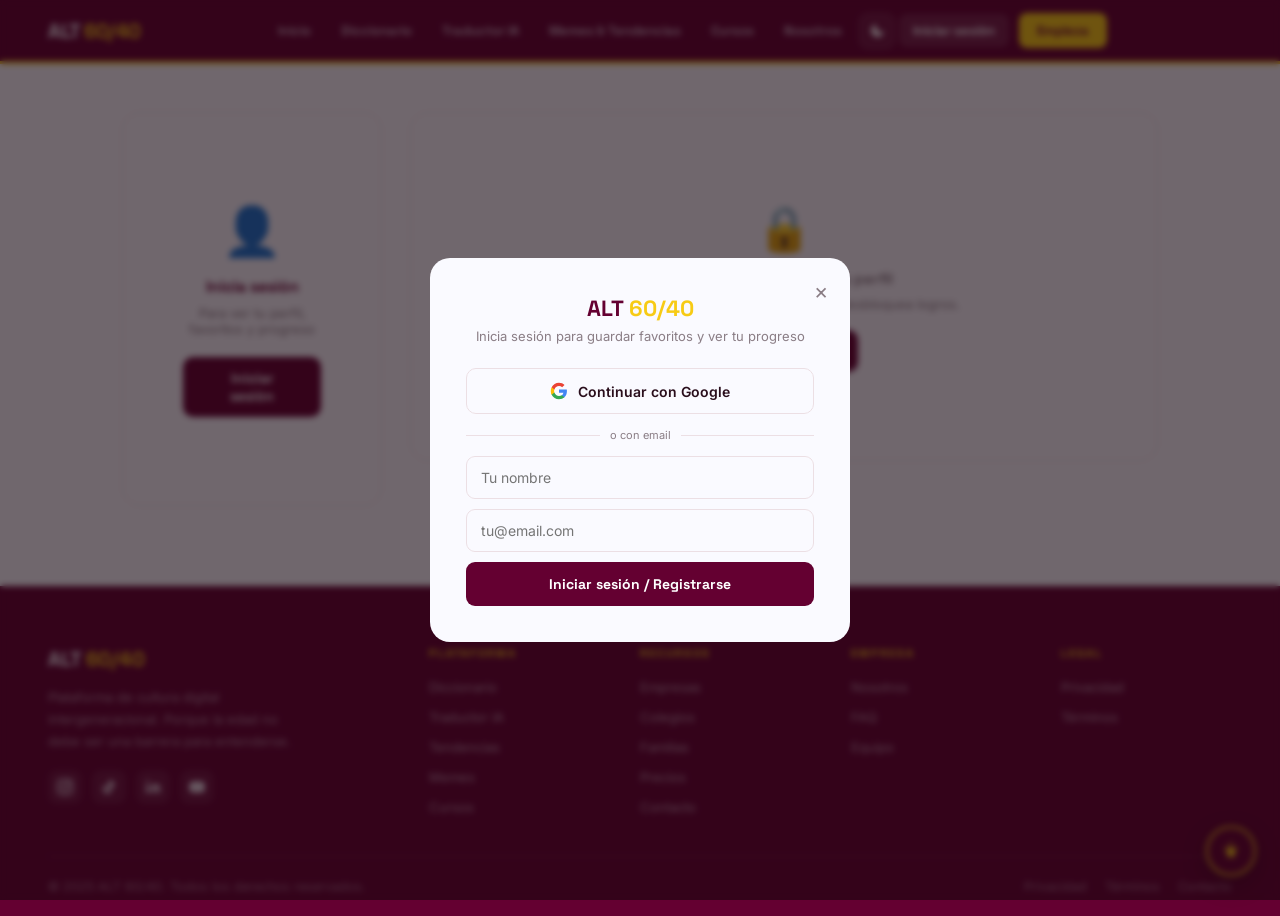
<file: perfil.html>
<!DOCTYPE html>
<html lang="es">
<head>
<meta charset="UTF-8">
<meta name="viewport" content="width=device-width, initial-scale=1.0">
<link rel="preconnect" href="https://fonts.googleapis.com">
<link href="https://fonts.googleapis.com/css2?family=Space+Grotesk:wght@300;400;500;600;700;800&family=Inter:wght@300;400;500;600;700&display=swap" rel="stylesheet">
<link rel="stylesheet" href="css/base.css">
<style>
.profile-layout{display:grid;grid-template-columns:260px 1fr;gap:28px;max-width:1100px;margin:0 auto;padding:48px 32px 80px;}
/* ── SIDEBAR ── */
.p-sidebar{display:flex;flex-direction:column;gap:16px;}
.p-card{background:var(--card-bg);border:1.5px solid var(--border);border-radius:18px;padding:28px;text-align:center;}
.p-avatar{width:76px;height:76px;border-radius:50%;background:linear-gradient(135deg,var(--wine),var(--magenta));color:var(--gold);font-family:var(--fD);font-size:26px;font-weight:800;display:flex;align-items:center;justify-content:center;margin:0 auto 14px;position:relative;}
.p-avatar-edit{position:absolute;bottom:0;right:0;width:22px;height:22px;border-radius:50%;background:var(--wine);border:2px solid var(--white);display:flex;align-items:center;justify-content:center;cursor:pointer;font-size:10px;}
.p-name{font-family:var(--fD);font-size:18px;font-weight:800;color:var(--wine);margin-bottom:3px;}
.p-email{font-size:12px;color:var(--gray);margin-bottom:16px;}
.p-level-badge{background:linear-gradient(135deg,var(--gold),#ffe27a);border-radius:10px;padding:10px 14px;margin-bottom:16px;}
.plb-label{font-size:9px;font-weight:700;letter-spacing:2px;text-transform:uppercase;color:var(--wine);margin-bottom:3px;}
.plb-name{font-family:var(--fD);font-size:15px;font-weight:800;color:var(--wine);}
.p-quick-stats{display:grid;grid-template-columns:1fr 1fr;gap:8px;margin-bottom:16px;}
.pqs{background:var(--bg-soft);border-radius:10px;padding:10px 6px;text-align:center;}
.pqs-n{font-family:var(--fD);font-size:20px;font-weight:800;color:var(--wine);}
.pqs-l{font-size:10px;color:var(--gray);margin-top:2px;line-height:1.3;}
.p-nav{display:flex;flex-direction:column;gap:3px;}
.p-nav-btn{display:flex;align-items:center;gap:10px;padding:11px 14px;border-radius:10px;font-family:var(--fD);font-size:13px;font-weight:700;color:var(--text);background:transparent;border:none;cursor:pointer;text-align:left;transition:all .15s;text-decoration:none;width:100%;}
.p-nav-btn:hover,.p-nav-btn.active{background:var(--bg-soft);color:var(--wine);}
.p-nav-btn .nav-icon{font-size:16px;width:22px;text-align:center;}
.p-nav-sep{height:1px;background:var(--border);margin:6px 0;}
.p-logout{color:var(--gray)!important;}
.p-logout:hover{color:#dc2626!important;background:#fef2f2!important;}
.p-edit-form{background:var(--card-bg);border:1.5px solid var(--border);border-radius:18px;padding:22px;}
.p-edit-input{width:100%;border:1.5px solid var(--border);border-radius:9px;padding:10px 14px;font-size:14px;font-family:var(--fB);color:var(--text);background:var(--bg);outline:none;margin-bottom:10px;}
.p-edit-input:focus{border-color:var(--wine);}
.p-edit-save{width:100%;padding:11px;background:var(--wine);color:#fff;border:none;border-radius:9px;font-family:var(--fD);font-weight:700;font-size:13px;cursor:pointer;}
.p-edit-save:hover{background:var(--magenta);}
/* ── MAIN CONTENT ── */
.p-main{display:flex;flex-direction:column;gap:20px;}
.p-section{background:var(--card-bg);border:1.5px solid var(--border);border-radius:18px;padding:28px;}
.ps-head{display:flex;align-items:center;justify-content:space-between;margin-bottom:22px;flex-wrap:wrap;gap:10px;}
.ps-title{font-family:var(--fD);font-size:17px;font-weight:700;color:var(--wine);display:flex;align-items:center;gap:8px;}
.ps-action{font-family:var(--fD);font-size:12px;font-weight:700;color:var(--gray);background:none;border:none;cursor:pointer;text-decoration:underline;}
.ps-action:hover{color:var(--wine);}
/* Stats grid */
.stats-4{display:grid;grid-template-columns:repeat(4,1fr);gap:14px;}
.s4-item{background:var(--bg-soft);border-radius:12px;padding:18px;text-align:center;}
.s4-num{font-family:var(--fD);font-size:28px;font-weight:800;color:var(--wine);}
.s4-label{font-size:11px;color:var(--gray);margin-top:4px;line-height:1.3;}
/* Progress bars */
.prog-item{margin-bottom:18px;}
.prog-head{display:flex;justify-content:space-between;margin-bottom:7px;}
.prog-label{font-size:13px;font-weight:600;color:var(--text);}
.prog-pct{font-family:var(--fD);font-size:13px;font-weight:700;color:var(--wine);}
.prog-bar{height:8px;background:var(--border);border-radius:4px;overflow:hidden;}
.prog-fill{height:100%;background:linear-gradient(90deg,var(--wine),var(--magenta));border-radius:4px;transition:width .8s cubic-bezier(.25,.46,.45,.94);}
/* Favorites */
.fav-grid{display:grid;grid-template-columns:repeat(2,1fr);gap:10px;}
.fav-item{background:var(--bg-soft);border:1.5px solid var(--border);border-radius:12px;padding:14px;display:flex;align-items:center;gap:10px;cursor:pointer;transition:all .15s;text-decoration:none;}
.fav-item:hover{border-color:var(--wine);transform:translateY(-2px);}
.fav-emoji{font-size:22px;flex-shrink:0;}
.fav-word{font-family:var(--fD);font-size:13.5px;font-weight:700;color:var(--wine);}
.fav-cat{font-size:10.5px;color:var(--gray);text-transform:uppercase;letter-spacing:.5px;}
.fav-del{margin-left:auto;background:none;border:none;font-size:14px;cursor:pointer;opacity:.35;flex-shrink:0;transition:opacity .15s;}
.fav-del:hover{opacity:1;}
/* History */
.hist-item{display:flex;align-items:center;gap:12px;padding:11px 0;border-bottom:1px solid var(--border);}
.hist-item:last-child{border-bottom:none;}
.hist-term{font-family:var(--fD);font-size:14px;font-weight:700;color:var(--wine);flex:1;}
.hist-time{font-size:11px;color:var(--gray);flex-shrink:0;}
.hist-go{font-size:12px;font-weight:700;color:var(--steel);text-decoration:none;flex-shrink:0;}
.hist-go:hover{color:var(--wine);}
/* Achievements */
.ach-grid{display:grid;grid-template-columns:repeat(3,1fr);gap:12px;}
.ach-item{border:1.5px solid var(--border);border-radius:14px;padding:18px;text-align:center;transition:all .2s;}
.ach-item.on{border-color:var(--gold);background:linear-gradient(135deg,#fffbeb,#fef3c7);}
html.dark .ach-item.on{background:rgba(247,203,21,.1);}
.ach-item.off{opacity:.4;filter:grayscale(.5);}
.ach-icon{font-size:30px;margin-bottom:8px;}
.ach-name{font-family:var(--fD);font-size:12px;font-weight:700;color:var(--wine);margin-bottom:4px;line-height:1.3;}
.ach-desc{font-size:11px;color:var(--gray);line-height:1.4;}
.ach-unlocked{font-size:10px;font-weight:700;color:var(--gold-d);text-transform:uppercase;letter-spacing:1px;margin-top:6px;}
/* Learned words */
.learned-grid{display:grid;grid-template-columns:repeat(3,1fr);gap:8px;}
.learned-chip{background:var(--bg-soft);border:1px solid var(--border);border-radius:100px;padding:7px 14px;font-family:var(--fD);font-size:12.5px;font-weight:700;color:var(--wine);text-align:center;cursor:pointer;transition:all .15s;text-decoration:none;display:block;}
.learned-chip:hover{background:var(--wine);color:#fff;border-color:var(--wine);}
/* Courses */
.course-prog-item{display:flex;align-items:center;gap:14px;padding:14px 0;border-bottom:1px solid var(--border);}
.course-prog-item:last-child{border-bottom:none;}
.cpi-icon{font-size:24px;flex-shrink:0;}
.cpi-info{flex:1;min-width:0;}
.cpi-name{font-family:var(--fD);font-size:13.5px;font-weight:700;color:var(--wine);margin-bottom:4px;}
.cpi-bar{height:6px;background:var(--border);border-radius:3px;overflow:hidden;}
.cpi-fill{height:100%;background:linear-gradient(90deg,var(--wine),var(--magenta));border-radius:3px;transition:width .8s;}
.cpi-pct{font-family:var(--fD);font-size:13px;font-weight:700;color:var(--wine);flex-shrink:0;width:36px;text-align:right;}
.cpi-cert{font-size:10px;font-weight:700;color:#15803d;text-transform:uppercase;letter-spacing:.5px;}
/* Empty state */
.empty-state{text-align:center;padding:40px 20px;}
.empty-icon{font-size:44px;margin-bottom:14px;}
.empty-title{font-family:var(--fD);font-size:15px;font-weight:700;color:var(--gray);margin-bottom:8px;}
.empty-sub{font-size:13px;color:var(--gray);margin-bottom:18px;}
/* Not logged in */
.login-prompt{text-align:center;padding:60px 32px;}
/* Responsive */
@media(max-width:800px){
  .profile-layout{grid-template-columns:1fr;padding:24px 16px 60px;}
  .p-nav{flex-direction:row;flex-wrap:wrap;}
  .p-nav-btn{flex:0;}
  .stats-4{grid-template-columns:1fr 1fr;}
  .ach-grid{grid-template-columns:1fr 1fr;}
  .fav-grid{grid-template-columns:1fr;}
  .learned-grid{grid-template-columns:repeat(2,1fr);}
}
</style>
</head>
<body>
<div id="site-nav-placeholder"></div>

<div class="profile-layout">
  <!-- SIDEBAR -->
  <div class="p-sidebar">
    <div class="p-card" id="pSidebarCard">
      <!-- filled by JS -->
    </div>
    <div class="p-edit-form" id="pEditForm" style="display:none;">
      <div style="font-family:var(--fD);font-size:13px;font-weight:700;color:var(--wine);margin-bottom:12px;">✏️ Editar perfil</div>
      <input class="p-edit-input" id="editName" placeholder="Nombre completo">
      <input class="p-edit-input" id="editEmail" placeholder="Correo electrónico" type="email">
      <button class="p-edit-save" onclick="saveEdit()">Guardar cambios</button>
    </div>
  </div>

  <!-- MAIN -->
  <div class="p-main" id="pMain">
    <!-- filled by JS -->
  </div>
</div>

<div id="site-footer-placeholder"></div>
<script src="js/app-core.js"></script>
<script src="js/data.js"></script>
<script src="js/components.js"></script>
<script>
initPage({page:'perfil.html', title:'Mi Perfil', description:'Tu perfil en ALT 60/40: progreso, favoritos, logros y cursos.'});

/* ── LEVEL SYSTEM ── */
function getLevel(state) {
  const total = state.learned.length + state.favorites.length + Object.values(state.courseProgress).filter(p=>p>=100).length*5;
  if (total >= 30) return { name:'🏆 Experto Digital', color:'#640031' };
  if (total >= 15) return { name:'⭐ Explorador', color:'#7698B3' };
  if (total >= 5)  return { name:'🌱 Aprendiz', color:'#16a34a' };
  return { name:'🆕 Recién llegado', color:'#8B9BAE' };
}

/* ── RENDER SIDEBAR ── */
function renderSidebar() {
  const card = document.getElementById('pSidebarCard');
  if (!ALT.isLoggedIn()) {
    card.innerHTML = `
      <div class="login-prompt">
        <div style="font-size:48px;margin-bottom:16px;">👤</div>
        <div style="font-family:var(--fD);font-size:16px;font-weight:700;color:var(--wine);margin-bottom:8px;">Inicia sesión</div>
        <div style="font-size:13px;color:var(--gray);margin-bottom:20px;">Para ver tu perfil, favoritos y progreso</div>
        <button onclick="document.getElementById('loginModal').classList.add('open')" style="background:var(--wine);color:#fff;border:none;border-radius:10px;padding:12px 24px;font-family:var(--fD);font-weight:700;font-size:14px;cursor:pointer;width:100%;">Iniciar sesión</button>
      </div>`;
    return;
  }
  const u = ALT.state.user;
  const lv = getLevel(ALT.state);
  card.innerHTML = `
    <div class="p-avatar">${u.initials}<div class="p-avatar-edit" onclick="toggleEditForm()">✏️</div></div>
    <div class="p-name">${u.name}</div>
    <div class="p-email">${u.email || 'Sin email'}</div>
    <div class="p-level-badge">
      <div class="plb-label">Nivel actual</div>
      <div class="plb-name">${lv.name}</div>
    </div>
    <div class="p-quick-stats">
      <div class="pqs"><div class="pqs-n">${ALT.state.learned.length}</div><div class="pqs-l">Palabras</div></div>
      <div class="pqs"><div class="pqs-n">${ALT.state.favorites.length}</div><div class="pqs-l">Favoritos</div></div>
      <div class="pqs"><div class="pqs-n">${ALT.state.achievements.length}</div><div class="pqs-l">Logros</div></div>
      <div class="pqs"><div class="pqs-n">${Object.values(ALT.state.courseProgress).filter(p=>p>=100).length}</div><div class="pqs-l">Cursos</div></div>
    </div>
    <div class="p-nav">
      <button class="p-nav-btn ${currentSection==='overview'?'active':''}" onclick="showSection('overview')"><span class="nav-icon">📊</span> Resumen</button>
      <button class="p-nav-btn ${currentSection==='learned'?'active':''}" onclick="showSection('learned')"><span class="nav-icon">📚</span> Aprendidas</button>
      <button class="p-nav-btn ${currentSection==='favorites'?'active':''}" onclick="showSection('favorites')"><span class="nav-icon">⭐</span> Favoritos</button>
      <button class="p-nav-btn ${currentSection==='history'?'active':''}" onclick="showSection('history')"><span class="nav-icon">🕐</span> Historial</button>
      <button class="p-nav-btn ${currentSection==='achievements'?'active':''}" onclick="showSection('achievements')"><span class="nav-icon">🏆</span> Logros</button>
      <button class="p-nav-btn ${currentSection==='courses'?'active':''}" onclick="showSection('courses')"><span class="nav-icon">🎓</span> Cursos</button>
      <div class="p-nav-sep"></div>
      <button class="p-nav-btn p-logout" onclick="doLogout()"><span class="nav-icon">←</span> Cerrar sesión</button>
    </div>`;

  // Pre-fill edit form
  document.getElementById('editName').value = u.name;
  document.getElementById('editEmail').value = u.email || '';
}

function toggleEditForm() {
  const f = document.getElementById('pEditForm');
  f.style.display = f.style.display === 'none' ? 'block' : 'none';
}

function saveEdit() {
  const name = document.getElementById('editName').value.trim();
  const email = document.getElementById('editEmail').value.trim();
  if (!name) { ALT.toast('⚠️ El nombre no puede estar vacío'); return; }
  ALT.login(name, email);
  ALT.toast('✅ Perfil actualizado');
  document.getElementById('pEditForm').style.display = 'none';
  renderSidebar();
}

function doLogout() {
  ALT.logout();
  ALT.toast('👋 Sesión cerrada');
  renderSidebar();
  showSection('overview');
}

/* ── SECTIONS ── */
let currentSection = 'overview';

function showSection(sec) {
  currentSection = sec;
  renderSidebar();
  const main = document.getElementById('pMain');

  if (!ALT.isLoggedIn()) {
    main.innerHTML = `<div class="p-section"><div class="login-prompt">
      <div class="empty-icon">🔒</div>
      <div class="empty-title">Inicia sesión para ver tu perfil</div>
      <div class="empty-sub">Guarda favoritos, lleva tu progreso y desbloquea logros.</div>
      <button onclick="document.getElementById('loginModal').classList.add('open')" style="background:var(--wine);color:#fff;border:none;border-radius:10px;padding:12px 28px;font-family:var(--fD);font-weight:700;font-size:14px;cursor:pointer;">Iniciar sesión</button>
    </div></div>`;
    return;
  }

  const renders = {
    overview:     renderOverview,
    learned:      renderLearned,
    favorites:    renderFavorites,
    history:      renderHistory,
    achievements: renderAchievements,
    courses:      renderCourses,
  };
  main.innerHTML = (renders[sec] || renderOverview)();
  animateBars();
}

/* ── OVERVIEW ── */
function renderOverview() {
  const learned = ALT.state.learned.length;
  const favs = ALT.state.favorites.length;
  const hist = ALT.state.history.length;
  const courses = Object.values(ALT.state.courseProgress).filter(p=>p>=100).length;
  const total = DICT.TERMS.length;
  const lv = getLevel(ALT.state);

  const recentLearned = ALT.state.learned.slice(-3).map(id => {
    const t = DICT.TERMS.find(x=>x.id===id);
    return t ? `<a href="diccionario.html?word=${t.id}" class="learned-chip">${t.emoji} ${t.word}</a>` : '';
  }).filter(Boolean).join('');

  const recentFavs = ALT.state.favorites.slice(-4).map(id => {
    const t = DICT.TERMS.find(x=>x.id===id);
    return t ? `<a href="diccionario.html?word=${t.id}" class="fav-item" style="text-decoration:none;"><span class="fav-emoji">${t.emoji}</span><div><div class="fav-word">${t.word}</div><div class="fav-cat">${t.category}</div></div></a>` : '';
  }).filter(Boolean).join('');

  return `
  <div class="p-section">
    <div class="ps-head"><div class="ps-title">📊 Tu progreso</div></div>
    <div class="stats-4">
      <div class="s4-item"><div class="s4-num">${learned}</div><div class="s4-label">Palabras aprendidas</div></div>
      <div class="s4-item"><div class="s4-num">${favs}</div><div class="s4-label">Favoritos guardados</div></div>
      <div class="s4-item"><div class="s4-num">${hist}</div><div class="s4-label">Búsquedas realizadas</div></div>
      <div class="s4-item"><div class="s4-num">${courses}</div><div class="s4-label">Cursos completados</div></div>
    </div>
  </div>
  <div class="p-section">
    <div class="ps-head"><div class="ps-title">📈 Nivel de conocimiento</div></div>
    <div class="prog-item"><div class="prog-head"><span class="prog-label">Palabras aprendidas</span><span class="prog-pct">${learned}/${total}</span></div><div class="prog-bar"><div class="prog-fill" data-w="${Math.round((learned/total)*100)}"></div></div></div>
    <div class="prog-item"><div class="prog-head"><span class="prog-label">Favoritos (meta: 10)</span><span class="prog-pct">${Math.min(favs,10)}/10</span></div><div class="prog-bar"><div class="prog-fill" data-w="${Math.min(favs*10,100)}"></div></div></div>
    <div class="prog-item"><div class="prog-head"><span class="prog-label">Logros desbloqueados</span><span class="prog-pct">${ALT.state.achievements.length}/${ALT.ACHIEVEMENT_DEFS.length}</span></div><div class="prog-bar"><div class="prog-fill" data-w="${Math.round((ALT.state.achievements.length/ALT.ACHIEVEMENT_DEFS.length)*100)}"></div></div></div>
    <div style="margin-top:20px;background:var(--bg-soft);border-radius:12px;padding:14px 18px;display:flex;align-items:center;gap:12px;">
      <div style="font-size:28px;">${lv.name.split(' ')[0]}</div>
      <div><div style="font-family:var(--fD);font-size:13px;font-weight:700;color:var(--wine);">${lv.name}</div><div style="font-size:12px;color:var(--gray);">Sigue aprendiendo para subir de nivel</div></div>
    </div>
  </div>
  ${recentLearned ? `<div class="p-section"><div class="ps-head"><div class="ps-title">📚 Últimas aprendidas</div><button class="ps-action" onclick="showSection('learned')">Ver todas →</button></div><div class="learned-grid">${recentLearned}</div></div>` : ''}
  ${recentFavs ? `<div class="p-section"><div class="ps-head"><div class="ps-title">⭐ Favoritos recientes</div><button class="ps-action" onclick="showSection('favorites')">Ver todos →</button></div><div class="fav-grid">${recentFavs}</div></div>` : ''}
  <div class="p-section">
    <div class="ps-head"><div class="ps-title">🏆 Logros recientes</div><button class="ps-action" onclick="showSection('achievements')">Ver todos →</button></div>
    ${ALT.state.achievements.length
      ? ALT.ACHIEVEMENT_DEFS.filter(a=>ALT.state.achievements.includes(a.id)).slice(-3).map(a=>`
          <div style="display:flex;align-items:center;gap:12px;padding:10px 0;border-bottom:1px solid var(--border);">
            <span style="font-size:26px;">${a.icon}</span>
            <div><div style="font-family:var(--fD);font-size:13.5px;font-weight:700;color:var(--wine);">${a.name}</div><div style="font-size:12px;color:var(--gray);">${a.desc}</div></div>
            <span style="margin-left:auto;font-size:10px;font-weight:700;color:var(--gold-d);text-transform:uppercase;">✓</span>
          </div>`).join('')
      : `<div class="empty-state"><div class="empty-icon">🏆</div><div class="empty-title">Sin logros aún</div><div class="empty-sub">Empieza a aprender términos para desbloquearlos.</div><a href="diccionario.html" style="display:inline-block;background:var(--wine);color:#fff;padding:10px 22px;border-radius:9px;font-family:var(--fD);font-weight:700;font-size:13px;text-decoration:none;">Ir al diccionario</a></div>`}
  </div>`;
}

/* ── LEARNED ── */
function renderLearned() {
  const ids = ALT.state.learned;
  const terms = ids.map(id => DICT.TERMS.find(t=>t.id===id)).filter(Boolean);
  return `<div class="p-section">
    <div class="ps-head">
      <div class="ps-title">📚 Palabras aprendidas (${terms.length})</div>
      ${terms.length ? `<button class="ps-action" onclick="if(confirm('¿Borrar todas?')){ALT.state.learned=[];ALT.save();showSection('learned');}">Borrar todo</button>` : ''}
    </div>
    ${terms.length
      ? `<div class="learned-grid">${terms.map(t=>`<a href="diccionario.html?word=${t.id}" class="learned-chip">${t.emoji} ${t.word}</a>`).join('')}</div>`
      : `<div class="empty-state"><div class="empty-icon">📚</div><div class="empty-title">Aún no aprendiste ninguna palabra</div><div class="empty-sub">Ve al diccionario y marca términos como "Aprendida".</div><a href="diccionario.html" style="display:inline-block;background:var(--wine);color:#fff;padding:10px 22px;border-radius:9px;font-family:var(--fD);font-weight:700;font-size:13px;text-decoration:none;">Ir al diccionario</a></div>`}
  </div>`;
}

/* ── FAVORITES ── */
function renderFavorites() {
  const terms = ALT.state.favorites.map(id => DICT.TERMS.find(t=>t.id===id)).filter(Boolean);
  return `<div class="p-section">
    <div class="ps-head">
      <div class="ps-title">⭐ Mis favoritos (${terms.length})</div>
      ${terms.length ? `<button class="ps-action" onclick="if(confirm('¿Eliminar todos los favoritos?')){ALT.state.favorites=[];ALT.save();showSection('favorites');}">Borrar todos</button>` : ''}
    </div>
    ${terms.length
      ? `<div class="fav-grid">${terms.map(t=>`
          <a class="fav-item" href="diccionario.html?word=${t.id}">
            <span class="fav-emoji">${t.emoji}</span>
            <div style="min-width:0;"><div class="fav-word">${t.word}</div><div class="fav-cat">${t.category}</div></div>
            <button class="fav-del" onclick="event.preventDefault();event.stopPropagation();removeFav('${t.id}');">✕</button>
          </a>`).join('')}</div>`
      : `<div class="empty-state"><div class="empty-icon">⭐</div><div class="empty-title">Sin favoritos aún</div><div class="empty-sub">Guarda palabras favoritas desde el diccionario con el botón ⭐</div><a href="diccionario.html" style="display:inline-block;background:var(--wine);color:#fff;padding:10px 22px;border-radius:9px;font-family:var(--fD);font-weight:700;font-size:13px;text-decoration:none;">Ir al diccionario</a></div>`}
  </div>`;
}

function removeFav(id) { ALT.toggleFavorite(id); ALT.toast('Eliminado de favoritos'); showSection('favorites'); }

/* ── HISTORY ── */
function renderHistory() {
  const h = ALT.state.history;
  return `<div class="p-section">
    <div class="ps-head">
      <div class="ps-title">🕐 Historial de búsquedas (${h.length})</div>
      ${h.length ? `<button class="ps-action" onclick="ALT.state.history=[];ALT.save();showSection('history');">Borrar todo</button>` : ''}
    </div>
    ${h.length
      ? h.map(item=>`<div class="hist-item">
          <span class="hist-term">${item.term}</span>
          <span class="hist-time">${timeAgo(item.ts)}</span>
          <a class="hist-go" href="diccionario.html?word=${encodeURIComponent(item.term)}">Ver →</a>
        </div>`).join('')
      : `<div class="empty-state"><div class="empty-icon">🕐</div><div class="empty-title">Sin historial</div><div class="empty-sub">Tu historial de búsquedas aparecerá aquí automáticamente.</div></div>`}
  </div>`;
}

function timeAgo(ts) {
  const d = Date.now() - ts;
  if (d < 60000) return 'ahora';
  if (d < 3600000) return Math.floor(d/60000) + 'm';
  if (d < 86400000) return Math.floor(d/3600000) + 'h';
  return Math.floor(d/86400000) + 'd';
}

/* ── ACHIEVEMENTS ── */
function renderAchievements() {
  return `<div class="p-section">
    <div class="ps-head"><div class="ps-title">🏆 Logros (${ALT.state.achievements.length}/${ALT.ACHIEVEMENT_DEFS.length})</div></div>
    <div class="ach-grid">
      ${ALT.ACHIEVEMENT_DEFS.map(a => {
        const on = ALT.state.achievements.includes(a.id);
        return `<div class="ach-item ${on?'on':'off'}">
          <div class="ach-icon">${a.icon}</div>
          <div class="ach-name">${a.name}</div>
          <div class="ach-desc">${a.desc}</div>
          ${on ? '<div class="ach-unlocked">✓ Desbloqueado</div>' : '<div style="font-size:10px;color:var(--gray);margin-top:6px;">🔒 Bloqueado</div>'}
        </div>`;
      }).join('')}
    </div>
  </div>`;
}

/* ── COURSES ── */
const COURSES_META = [
  { id:'tiktok-101',   emoji:'🎵', name:'Introducción a TikTok',  level:'Principiante' },
  { id:'gen-z-lang',   emoji:'💬', name:'Lenguaje Gen Z',          level:'Intermedio' },
  { id:'ia-basics',    emoji:'🤖', name:'IA para principiantes',   level:'Avanzado' },
  { id:'social-101',   emoji:'📱', name:'Redes Sociales 101',      level:'Principiante' },
  { id:'memes-culture',emoji:'😂', name:'Memes y cultura visual',  level:'Intermedio' },
  { id:'digital-safety',emoji:'🔒',name:'Seguridad Digital',       level:'Avanzado' },
];

function renderCourses() {
  const items = COURSES_META.map(c => {
    const prog = ALT.getCourseProgress(c.id);
    const done = prog >= 100;
    return `<div class="course-prog-item">
      <div class="cpi-icon">${c.emoji}</div>
      <div class="cpi-info">
        <div class="cpi-name">${c.name} <span style="font-size:11px;color:var(--gray);font-weight:normal;">(${c.level})</span></div>
        <div class="cpi-bar"><div class="cpi-fill" style="width:${prog}%"></div></div>
        ${done ? '<div class="cpi-cert">✓ Completado</div>' : `<div style="font-size:11px;color:var(--gray);margin-top:3px;">${prog}% completado</div>`}
      </div>
      <div class="cpi-pct">${prog}%</div>
    </div>`;
  }).join('');

  return `<div class="p-section">
    <div class="ps-head">
      <div class="ps-title">🎓 Mis cursos</div>
      <a href="cursos.html" class="ps-action">Ver todos →</a>
    </div>
    ${items}
    <div style="margin-top:20px;text-align:center;">
      <a href="cursos.html" style="display:inline-block;background:var(--wine);color:#fff;padding:11px 26px;border-radius:10px;font-family:var(--fD);font-weight:700;font-size:14px;text-decoration:none;">Continuar aprendiendo →</a>
    </div>
  </div>`;
}

function animateBars() {
  requestAnimationFrame(() => {
    setTimeout(() => {
      document.querySelectorAll('.prog-fill[data-w]').forEach(el => { el.style.width = el.getAttribute('data-w') + '%'; });
    }, 100);
  });
}

/* ── INIT ── */
renderSidebar();
showSection('overview');

// If not logged in, prompt after small delay
if (!ALT.isLoggedIn()) {
  setTimeout(() => { document.getElementById('loginModal').classList.add('open'); }, 500);
}
</script>
</body>
</html>
</file>
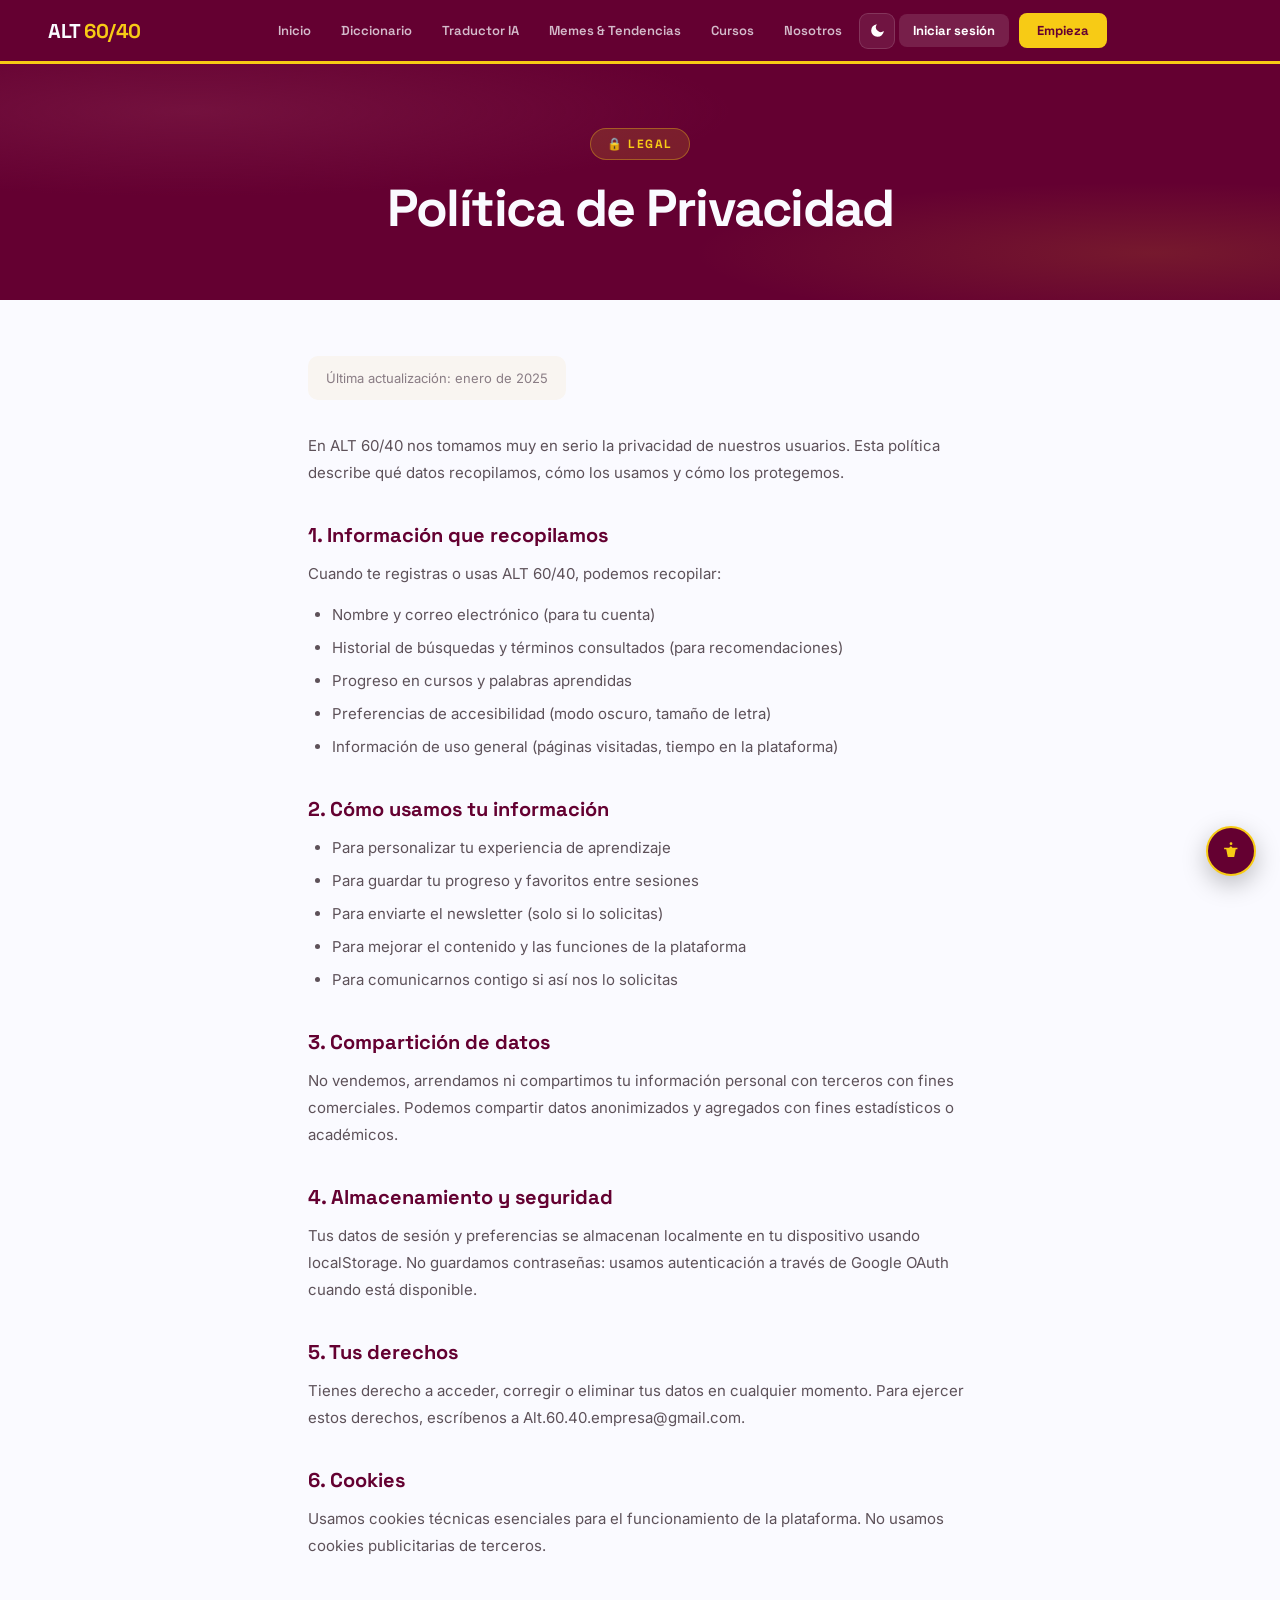
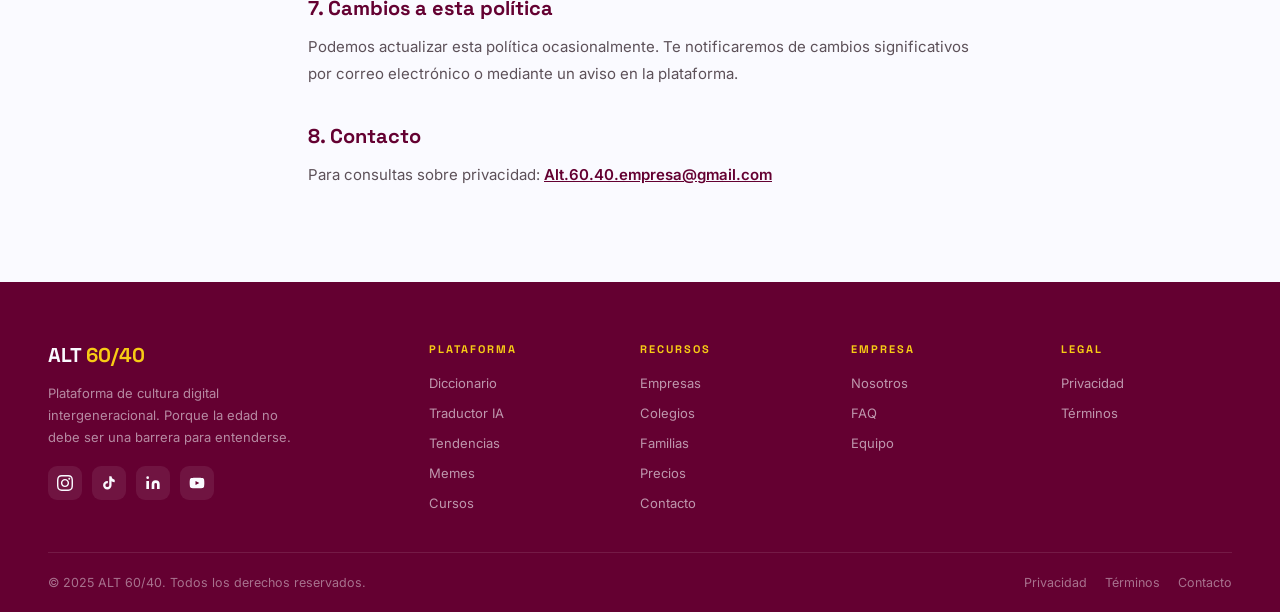
<file: privacidad.html>
<!DOCTYPE html>
<html lang="es">
<head>
<meta charset="UTF-8">
<meta name="viewport" content="width=device-width, initial-scale=1.0">
<link rel="preconnect" href="https://fonts.googleapis.com">
<link href="https://fonts.googleapis.com/css2?family=Space+Grotesk:wght@300;400;500;600;700;800&family=Inter:wght@300;400;500;600;700&display=swap" rel="stylesheet">
<link rel="stylesheet" href="css/base.css">
<style>
.legal-body{max-width:760px;margin:0 auto;padding:56px 48px 80px;}
.legal-body h2{font-family:var(--fD);font-size:20px;font-weight:700;color:var(--wine);margin:36px 0 12px;}
.legal-body p{font-size:15px;line-height:1.8;color:var(--text-soft);margin-bottom:14px;}
.legal-body ul{margin:0 0 14px 24px;}
.legal-body li{font-size:15px;line-height:1.8;color:var(--text-soft);margin-bottom:6px;}
.legal-date{background:var(--bg-soft);border-radius:10px;padding:14px 18px;font-size:13px;color:var(--gray);margin-bottom:32px;display:inline-block;}
@media(max-width:700px){.legal-body{padding:36px 20px 60px;}}
</style>
</head>
<body>
<div id="site-nav-placeholder"></div>
<div class="page-hero">
  <div class="page-hero-eyebrow">🔒 Legal</div>
  <h1 class="page-hero-title">Política de Privacidad</h1>
</div>
<div class="legal-body">
  <div class="legal-date">Última actualización: enero de 2025</div>
  <p>En ALT 60/40 nos tomamos muy en serio la privacidad de nuestros usuarios. Esta política describe qué datos recopilamos, cómo los usamos y cómo los protegemos.</p>
  <h2>1. Información que recopilamos</h2>
  <p>Cuando te registras o usas ALT 60/40, podemos recopilar:</p>
  <ul>
    <li>Nombre y correo electrónico (para tu cuenta)</li>
    <li>Historial de búsquedas y términos consultados (para recomendaciones)</li>
    <li>Progreso en cursos y palabras aprendidas</li>
    <li>Preferencias de accesibilidad (modo oscuro, tamaño de letra)</li>
    <li>Información de uso general (páginas visitadas, tiempo en la plataforma)</li>
  </ul>
  <h2>2. Cómo usamos tu información</h2>
  <ul>
    <li>Para personalizar tu experiencia de aprendizaje</li>
    <li>Para guardar tu progreso y favoritos entre sesiones</li>
    <li>Para enviarte el newsletter (solo si lo solicitas)</li>
    <li>Para mejorar el contenido y las funciones de la plataforma</li>
    <li>Para comunicarnos contigo si así nos lo solicitas</li>
  </ul>
  <h2>3. Compartición de datos</h2>
  <p>No vendemos, arrendamos ni compartimos tu información personal con terceros con fines comerciales. Podemos compartir datos anonimizados y agregados con fines estadísticos o académicos.</p>
  <h2>4. Almacenamiento y seguridad</h2>
  <p>Tus datos de sesión y preferencias se almacenan localmente en tu dispositivo usando localStorage. No guardamos contraseñas: usamos autenticación a través de Google OAuth cuando está disponible.</p>
  <h2>5. Tus derechos</h2>
  <p>Tienes derecho a acceder, corregir o eliminar tus datos en cualquier momento. Para ejercer estos derechos, escríbenos a Alt.60.40.empresa@gmail.com.</p>
  <h2>6. Cookies</h2>
  <p>Usamos cookies técnicas esenciales para el funcionamiento de la plataforma. No usamos cookies publicitarias de terceros.</p>
  <h2>7. Cambios a esta política</h2>
  <p>Podemos actualizar esta política ocasionalmente. Te notificaremos de cambios significativos por correo electrónico o mediante un aviso en la plataforma.</p>
  <h2>8. Contacto</h2>
  <p>Para consultas sobre privacidad: <a href="mailto:Alt.60.40.empresa@gmail.com" style="color:var(--wine);font-weight:600;">Alt.60.40.empresa@gmail.com</a></p>
</div>
<div id="site-footer-placeholder"></div>
<script src="js/app-core.js"></script>
<script src="js/data.js"></script>
<script src="js/components.js"></script>
<script>initPage({page:'privacidad.html',title:'Política de Privacidad',description:'Cómo ALT 60/40 recopila, usa y protege tu información personal.'});</script>
</body>
</html>
</file>
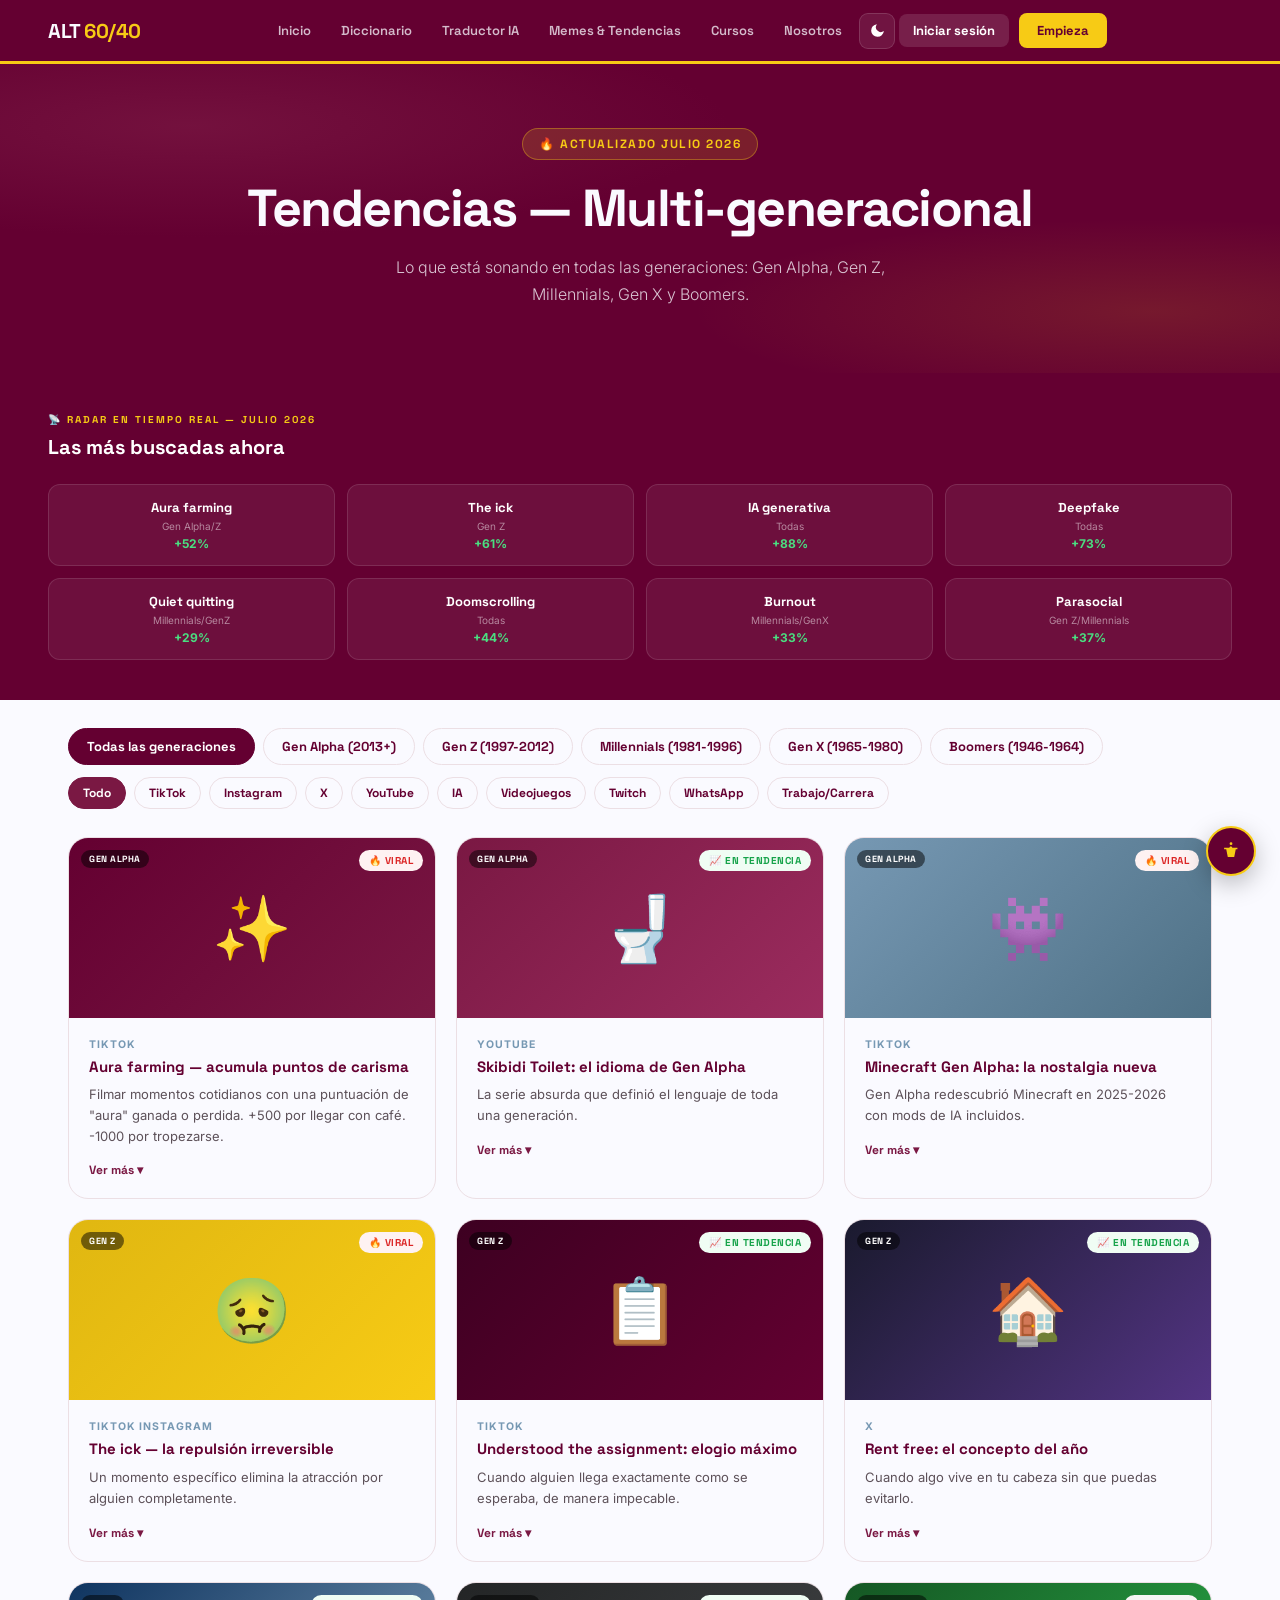
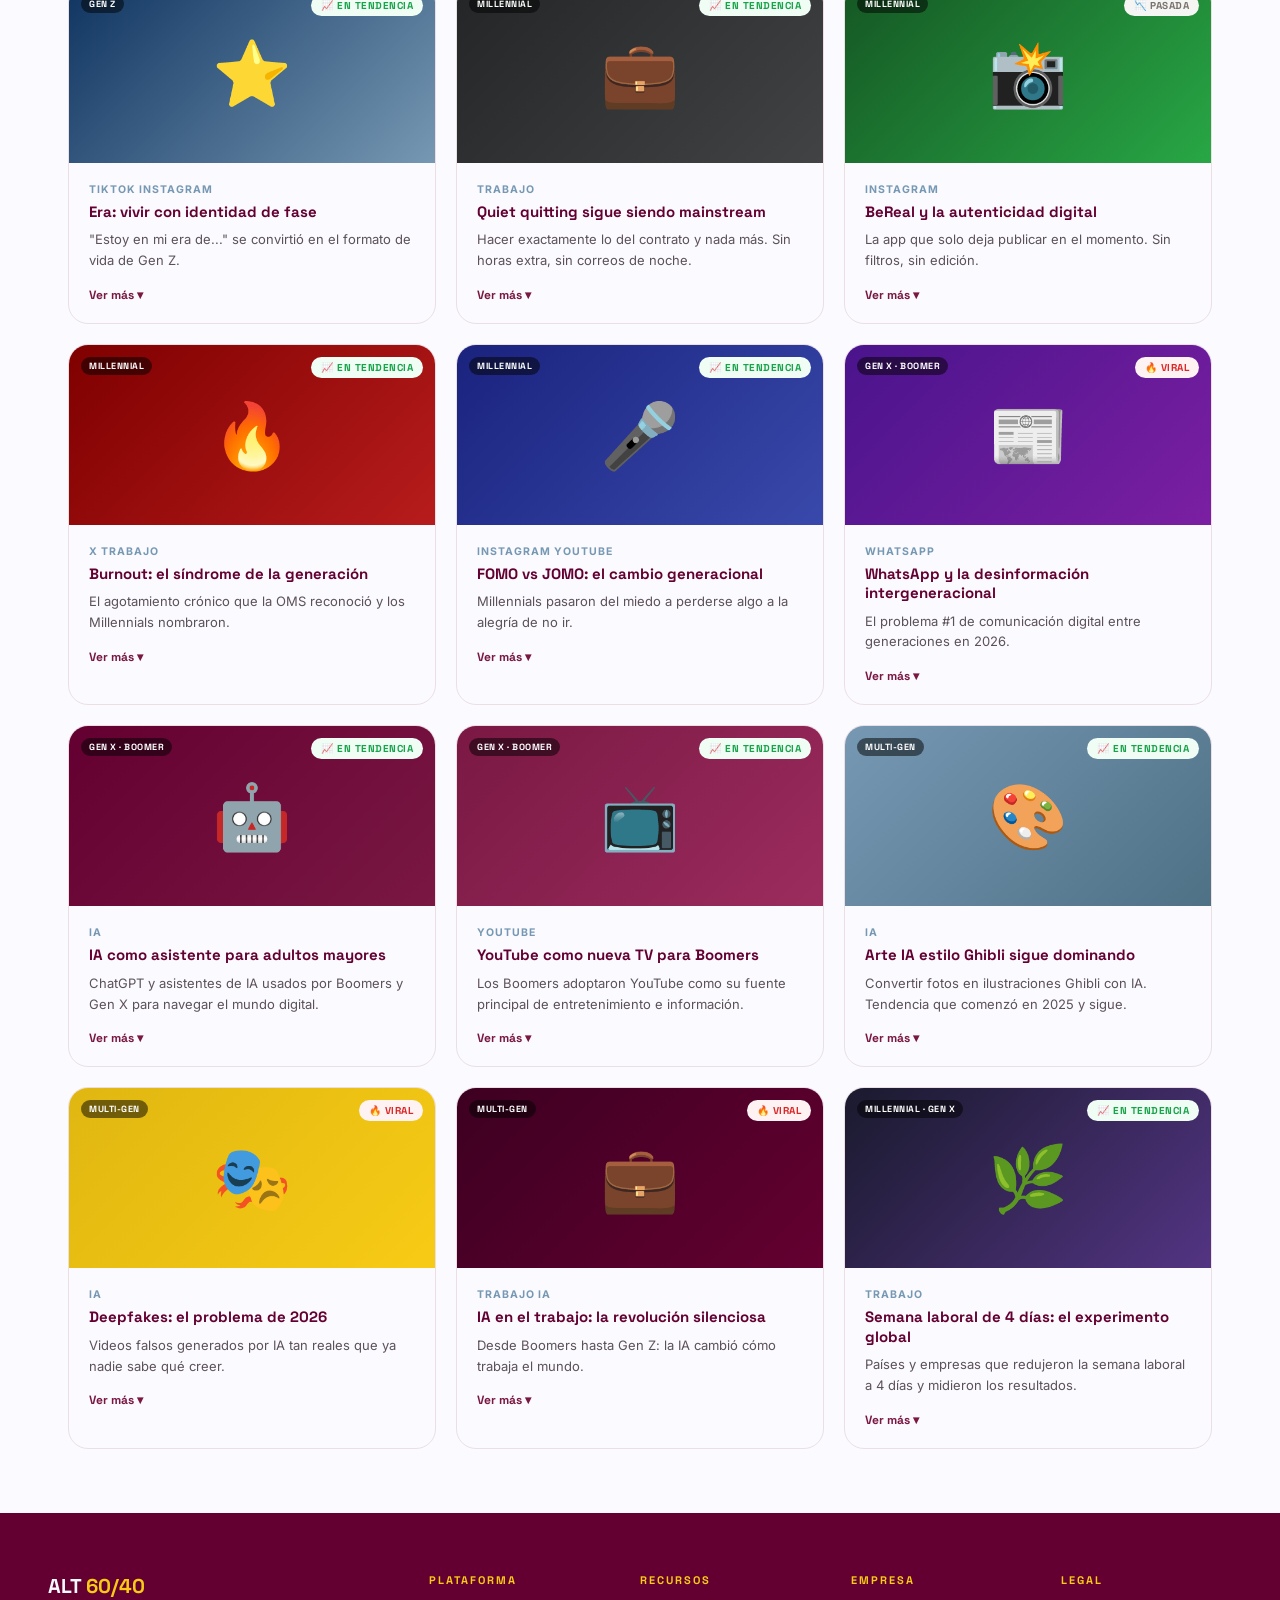
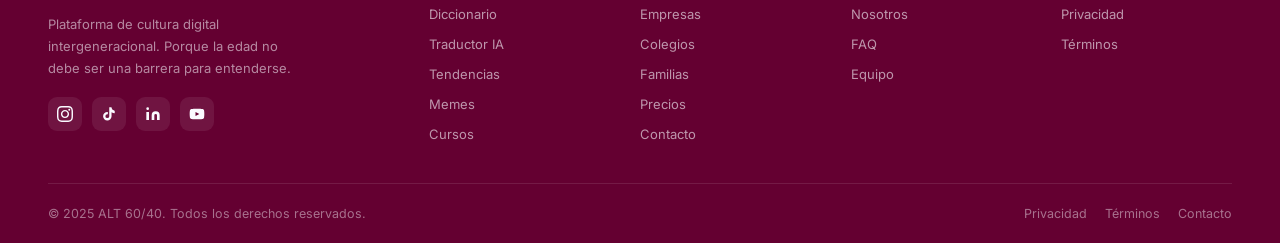
<file: tendencias.html>
<!DOCTYPE html>
<html lang="es">
<head>
<meta charset="UTF-8">
<meta name="viewport" content="width=device-width, initial-scale=1.0">
<link rel="preconnect" href="https://fonts.googleapis.com">
<link href="https://fonts.googleapis.com/css2?family=Space+Grotesk:wght@300;400;500;600;700;800&family=Inter:wght@300;400;500;600;700&display=swap" rel="stylesheet">
<link rel="stylesheet" href="css/base.css">
<style>
.radar-band{background:var(--wine);padding:40px 48px;}
.radar-inner{max-width:1240px;margin:0 auto;}
.radar-grid{display:grid;grid-template-columns:repeat(4,1fr);gap:12px;margin-top:24px;}
.radar-word{background:rgba(255,255,255,.06);border:1px solid rgba(255,255,255,.12);border-radius:12px;padding:14px 12px;text-align:center;cursor:pointer;transition:all .2s;}
.radar-word:hover{background:rgba(247,203,21,.15);border-color:var(--gold);}
.rw-word{font-family:var(--fD);font-size:13px;font-weight:700;color:#fff;margin-bottom:4px;}
.rw-gen{font-size:10px;color:rgba(255,255,255,.5);margin-bottom:4px;}
.rw-trend{font-size:12px;font-weight:700;}
.rw-up{color:#4ade80;}.rw-down{color:#f87171;}
.gen-tabs{display:flex;gap:8px;flex-wrap:wrap;padding:28px 48px 0;max-width:1240px;margin:0 auto;}
.gtab{font-family:var(--fD);font-size:13px;font-weight:700;background:var(--card-bg);border:1.5px solid var(--border);color:var(--wine);padding:9px 18px;border-radius:100px;cursor:pointer;transition:all .15s;}
.gtab.on,.gtab:hover{background:var(--wine);color:#fff;border-color:var(--wine);}
.plat-tabs{display:flex;gap:8px;flex-wrap:wrap;padding:12px 48px 0;max-width:1240px;margin:0 auto;}
.ptab{font-family:var(--fD);font-size:12px;font-weight:700;background:var(--card-bg);border:1.5px solid var(--border);color:var(--wine);padding:7px 14px;border-radius:100px;cursor:pointer;transition:all .15s;}
.ptab.on,.ptab:hover{background:var(--magenta);color:#fff;border-color:var(--magenta);}
.trend-grid{display:grid;grid-template-columns:repeat(3,1fr);gap:20px;padding:28px 48px 64px;max-width:1240px;margin:0 auto;}
.tcard{border-radius:20px;overflow:hidden;border:1.5px solid var(--border);background:var(--card-bg);transition:transform .2s,box-shadow .2s;}
.tcard:hover{transform:translateY(-5px);box-shadow:0 16px 40px rgba(100,0,49,.1);}
.tcard-vis{height:180px;display:flex;align-items:center;justify-content:center;font-size:60px;position:relative;}
.tc-badge{position:absolute;top:12px;right:12px;font-family:var(--fD);font-size:10px;font-weight:700;padding:4px 10px;border-radius:100px;text-transform:uppercase;letter-spacing:.5px;}
.tc-viral{background:#fef2f2;color:#dc2626;}
.tc-trending{background:#f0fdf4;color:#16a34a;}
.tc-past{background:#f5f5f4;color:#78716c;}
.tc-gen-badge{position:absolute;top:12px;left:12px;font-family:var(--fD);font-size:9px;font-weight:700;padding:3px 8px;border-radius:100px;text-transform:uppercase;letter-spacing:.5px;background:rgba(0,0,0,.5);color:#fff;}
.tcard-body{padding:20px;}
.tc-platform{font-size:10.5px;font-weight:700;color:var(--steel);text-transform:uppercase;letter-spacing:1px;margin-bottom:6px;}
.tc-title{font-family:var(--fD);font-size:15px;font-weight:700;color:var(--wine);margin-bottom:8px;line-height:1.3;}
.tc-desc{font-size:13px;color:var(--text-soft);line-height:1.6;margin-bottom:12px;}
.tc-more-btn{font-family:var(--fD);font-size:12px;font-weight:700;color:var(--magenta);background:none;border:none;cursor:pointer;padding:0;}
.tc-detail{display:none;margin-top:12px;padding-top:12px;border-top:1px solid var(--border);}
.tc-detail.open{display:block;}
.tc-detail-row{font-size:12.5px;color:var(--text-soft);line-height:1.7;margin-bottom:6px;}
.tc-detail-row b{color:var(--wine);font-weight:700;}
.no-results{grid-column:1/-1;text-align:center;padding:64px;color:var(--gray);}
@media(max-width:900px){
  .trend-grid{grid-template-columns:1fr;padding:20px;}.radar-grid{grid-template-columns:1fr 1fr;}
  .gen-tabs,.plat-tabs{padding:16px 20px 0;}.radar-band{padding:32px 20px;}
}
</style>
</head>
<body>
<div id="site-nav-placeholder"></div>
<div class="page-hero">
  <div class="page-hero-eyebrow">🔥 Actualizado julio 2026</div>
  <h1 class="page-hero-title">Tendencias — Multi-generacional</h1>
  <p class="page-hero-sub">Lo que está sonando en todas las generaciones: Gen Alpha, Gen Z, Millennials, Gen X y Boomers.</p>
</div>

<div class="radar-band">
  <div class="radar-inner">
    <div style="display:flex;align-items:center;justify-content:space-between;flex-wrap:wrap;gap:12px;">
      <div>
        <div style="font-family:var(--fD);font-size:10px;font-weight:700;letter-spacing:2px;text-transform:uppercase;color:var(--gold);margin-bottom:8px;">📡 Radar en tiempo real — Julio 2026</div>
        <div style="font-family:var(--fD);font-size:20px;font-weight:800;color:#fff;">Las más buscadas ahora</div>
      </div>
    </div>
    <div class="radar-grid" id="radarGrid"></div>
  </div>
</div>

<div class="gen-tabs" id="genTabs"></div>
<div class="plat-tabs" id="platTabs"></div>
<div class="trend-grid" id="trendGrid"></div>

<div id="site-footer-placeholder"></div>
<script src="js/app-core.js"></script>
<script src="js/data.js"></script>
<script src="js/components.js"></script>
<script>
initPage({page:'tendencias.html',title:'Tendencias 2026',description:'Tendencias digitales multi-generacionales: Gen Alpha, Gen Z, Millennials, Gen X y Boomers.'});

const GEN_FILTERS = [
  {id:'all',label:'Todas las generaciones'},
  {id:'alpha',label:'Gen Alpha (2013+)'},
  {id:'genz',label:'Gen Z (1997-2012)'},
  {id:'millennial',label:'Millennials (1981-1996)'},
  {id:'genx',label:'Gen X (1965-1980)'},
  {id:'boomer',label:'Boomers (1946-1964)'},
];

const PLATFORMS = ['all','tiktok','instagram','x','youtube','ia','videojuegos','twitch','whatsapp','trabajo'];
const PLAT_LABELS = {all:'Todo',tiktok:'TikTok',instagram:'Instagram',x:'X',youtube:'YouTube',ia:'IA',videojuegos:'Videojuegos',twitch:'Twitch',whatsapp:'WhatsApp',trabajo:'Trabajo/Carrera'};

const TRENDS = [
  /* GEN ALPHA */
  {gen:'alpha',platform:'tiktok',emoji:'✨',title:'Aura farming — acumula puntos de carisma',desc:'Filmar momentos cotidianos con una puntuación de "aura" ganada o perdida. +500 por llegar con café. -1000 por tropezarse.',status:'viral',origin:'TikTok, julio 2025-2026',famous:'Creadores Gen Alpha en TikTok',why:'Gamifica el carisma y el día a día — infinitamente replicable',full:'"Farmar aura" es lo más viral de 2025-2026 entre Gen Alpha. Convierte la vida cotidiana en un juego donde cada acción tiene puntos. El formato: narrar el día con puntajes. La comunidad decide cuánto "aura" merece cada cosa.'},
  {gen:'alpha',platform:'youtube',emoji:'🚽',title:'Skibidi Toilet: el idioma de Gen Alpha',desc:'La serie absurda que definió el lenguaje de toda una generación.',status:'trending',origin:'Canal DaFuq!?Boom!, YouTube 2023',famous:'DaFuq!?Boom!',why:'El absurdo puro conecta con menores criados en internet sin filtros',full:'En 2026, Skibidi Toilet ya tiene más de 150 episodios y una película en producción. Gen Alpha la convirtió en su lenguaje base: "skibidi" es cualquier cosa random, "sigma" es alguien genial, "Ohio" es algo raro. Para los padres: un diccionario de Skibidi ayuda más que regañarlos.'},
  {gen:'alpha',platform:'tiktok',emoji:'👾',title:'Minecraft Gen Alpha: la nostalgia nueva',desc:'Gen Alpha redescubrió Minecraft en 2025-2026 con mods de IA incluidos.',status:'viral',origin:'Mojang 2011, resurge 2025',famous:'Nueva generación de creadores Minecraft',why:'Es infinitamente creativo, no tiene fin y permite colaboración familiar',full:'Minecraft volvió a ser el juego más jugado del mundo en 2025. Gen Alpha lo adoptó como suyo, lo mezcló con mods de IA generativa y creó mundos imposibles. El resultado inesperado: abuelos y nietos jugando juntos por primera vez.'},

  /* GEN Z */
  {gen:'genz',platform:'tiktok instagram',emoji:'🤢',title:'The ick — la repulsión irreversible',desc:'Un momento específico elimina la atracción por alguien completamente.',status:'viral',origin:'Slang amoroso inglés, explosión latina 2025',famous:'Creadores de dating content',why:'Todo el mundo tiene su historia de "the ick" y quiere contarla',full:'"The ick" explotó en español en 2025 y sigue dominando en 2026. Los videos de "cosas que me dan el ick" acumulan millones. Los más virales: correr raro, hablar con el mozo por ti, escribir "k", usar canguro. La conversación generacional más honesta sobre relaciones.'},
  {gen:'genz',platform:'tiktok',emoji:'📋',title:'Understood the assignment: elogio máximo',desc:'Cuando alguien llega exactamente como se esperaba, de manera impecable.',status:'trending',origin:'Slang inglés, masificado 2025-2026',famous:'Cultura de moda y lifestyle',why:'Aspiracional: todos quieren "entender el encargo"',full:'En 2026, "understood the assignment" aparece en contextos de moda, trabajo, amistades y política. Si alguien lo dice de ti, lo hiciste perfecto. También genera el contraformato: videos de "claramente NO understood the assignment".'},
  {gen:'genz',platform:'x',emoji:'🏠',title:'Rent free: el concepto del año',desc:'Cuando algo vive en tu cabeza sin que puedas evitarlo.',status:'trending',origin:'Expresión inglesa, boom 2025-2026',famous:'Creadores de X y comentaristas',why:'Describe perfectamente la obsesión involuntaria de forma graciosa',full:'"Vive en mi cabeza rent free" se convirtió en la forma más usada para hablar de obsesiones. Canciones, personas, momentos, frases. En 2026 se usa también en política y deportes: "ese jugador vive rent free en la cabeza del técnico rival".'},
  {gen:'genz',platform:'tiktok instagram',emoji:'⭐',title:'Era: vivir con identidad de fase',desc:'"Estoy en mi era de..." se convirtió en el formato de vida de Gen Z.',status:'trending',origin:'Eras de Taylor Swift, adoptado 2023',famous:'Taylor Swift, creadores lifestyle',why:'Convierte cualquier fase de vida en algo con identidad y propósito',full:'En 2026, "mi era" está en todas partes: "mi era saludable", "mi era de paz mental", "mi era delulu", "mi era villana". Es la forma Gen Z de hablar de sus procesos personales sin drama pero con mucha personalidad.'},

  /* MILLENNIALS */
  {gen:'millennial',platform:'trabajo',emoji:'💼',title:'Quiet quitting sigue siendo mainstream',desc:'Hacer exactamente lo del contrato y nada más. Sin horas extra, sin correos de noche.',status:'trending',origin:'TikTok 2022, vigente 2026',famous:'Joven Millennials y Gen Z laboral',why:'La respuesta colectiva a la hustle culture que quemó a una generación',full:'En 2026, el quiet quitting ya no es una tendencia — es política de trabajo para millones. Las empresas respondieron con "work-life integration". Millennials que vieron el burnout de cerca adoptaron el modelo: calidad de presencia vs horas acumuladas.'},
  {gen:'millennial',platform:'instagram',emoji:'📸',title:'BeReal y la autenticidad digital',desc:'La app que solo deja publicar en el momento. Sin filtros, sin edición.',status:'past',origin:'BeReal, 2022',famous:'Millennials mayores y Gen Z',why:'Reacción al contenido perfectamente producido que generó insatisfacción',full:'BeReal fue el experimento social más interesante de los 2020s: capturaba frente y selfie simultáneamente sin aviso. Murió como app pero dejó su legado: los "photo dump" sin filtro de Instagram son su herencia directa.'},
  {gen:'millennial',platform:'x trabajo',emoji:'🔥',title:'Burnout: el síndrome de la generación',desc:'El agotamiento crónico que la OMS reconoció y los Millennials nombraron.',status:'trending',origin:'OMS 2019, crisis 2022-2026',famous:'Millennial workers worldwide',why:'Una generación trabajó 80 horas semanales durante años y pagó el precio',full:'El burnout Millennial es la conversación de salud mental más importante de 2026. Las tasas de licencias por salud mental superan históricamente a cualquier otra causa. Las empresas están respondiendo con días de salud mental y semanas de 4 días.'},
  {gen:'millennial',platform:'instagram youtube',emoji:'🎤',title:'FOMO vs JOMO: el cambio generacional',desc:'Millennials pasaron del miedo a perderse algo a la alegría de no ir.',status:'trending',origin:'FOMO ~2013, JOMO aparece 2023',famous:'Millennial content creators de 30+',why:'La madurez emocional generacional expresada como tendencia de vida',full:'"JOMO" (Joy Of Missing Out) es la respuesta Millennial de 30+ al FOMO de sus 20s. "Me quedé en casa con una peli y fue la mejor decisión" acumula millones de likes. Es la normalización de elegir el descanso sobre la actividad social por obligación.'},

  /* GEN X / BOOMERS */
  {gen:'genx boomer',platform:'whatsapp',emoji:'📰',title:'WhatsApp y la desinformación intergeneracional',desc:'El problema #1 de comunicación digital entre generaciones en 2026.',status:'viral',origin:'WhatsApp + redes sociales, crítico 2020-2026',famous:'Familiares de todas las edades',why:'Las cadenas de WhatsApp siguen siendo el vector principal de fake news',full:'En 2026, WhatsApp es el campo de batalla intergeneracional más activo. Padres y abuelos reciben cadenas falsas. Hijos y nietos aprenden a desmentirlas con paciencia. ALT 60/40 nació en parte para tender ese puente.'},
  {gen:'genx boomer',platform:'ia',emoji:'🤖',title:'IA como asistente para adultos mayores',desc:'ChatGPT y asistentes de IA usados por Boomers y Gen X para navegar el mundo digital.',status:'trending',origin:'ChatGPT masificación 2023-2026',famous:'OpenAI / Anthropic',why:'La IA simplifica tareas digitales complejas para personas que adoptaron tecnología de adultos',full:'En 2026, muchos adultos de 60+ usan IA para escribir emails, entender facturas, traducir formularios o simplemente preguntar cosas que "no se atreverían a preguntar a un médico". Es la democratización digital más silenciosa e importante del año.'},
  {gen:'genx boomer',platform:'youtube',emoji:'📺',title:'YouTube como nueva TV para Boomers',desc:'Los Boomers adoptaron YouTube como su fuente principal de entretenimiento e información.',status:'trending',origin:'YouTube 2005, adopción masiva Boomer 2020+',famous:'Canales educativos y de noticias',why:'No tiene publicidad intrusiva como la TV y el contenido es infinito y a demanda',full:'YouTube es la plataforma más usada por personas de 55+ en 2026. Tutoriales, documentales, noticias, cocina, jardinería. Lo que la TV dejó de dar lo da YouTube. Y el algoritmo aprende rápido: les muestra exactamente lo que buscan.'},

  /* MULTI-GENERACIONAL / IA */
  {gen:'all',platform:'ia',emoji:'🎨',title:'Arte IA estilo Ghibli sigue dominando',desc:'Convertir fotos en ilustraciones Ghibli con IA. Tendencia que comenzó en 2025 y sigue.',status:'trending',origin:'ChatGPT DALL-E, abril 2025',famous:'OpenAI / Studio Ghibli',why:'La estética Ghibli es amada por todas las generaciones',full:'Una de las pocas tendencias que une a todas las generaciones: abuelos convierten fotos de nietos, jóvenes transforman selfies, familias crean álbumes imaginarios. En 2026 hay variantes: estilo Pixar, anime, pintura al óleo. La herramienta más democrática de arte digital de la historia.'},
  {gen:'all',platform:'ia',emoji:'🎭',title:'Deepfakes: el problema de 2026',desc:'Videos falsos generados por IA tan reales que ya nadie sabe qué creer.',status:'viral',origin:'Tecnología 2019, crisis 2025-2026',famous:'Múltiples actores malintencionados',why:'La IA bajó a todos el costo de crear contenido falso convincente',full:'En 2026, los deepfakes son la crisis de desinformación más importante. Hay deepfakes de políticos, de celebridades, de familiares. La pregunta intergeneracional que más une a todas las generaciones: "¿esto es real?" Detectar deepfakes es una habilidad crítica de alfabetización digital 2026.'},
  {gen:'all',platform:'trabajo ia',emoji:'💼',title:'IA en el trabajo: la revolución silenciosa',desc:'Desde Boomers hasta Gen Z: la IA cambió cómo trabaja el mundo.',status:'viral',origin:'ChatGPT 2022, integración masiva 2025-2026',famous:'Microsoft / Google / Anthropic',why:'Es imposible no verse afectado: cambió todos los sectores y todas las edades',full:'En 2026, la IA está en Word, Gmail, Excel, WhatsApp Business. Boomers la usan para escribir emails. Millennials para automatizar tareas. Gen Z la usa como copiloto. La gran conversación intergeneracional del año: ¿la IA nos quitará el trabajo o nos liberará del trabajo aburrido?'},
  {gen:'millennial genx',platform:'trabajo',emoji:'🌿',title:'Semana laboral de 4 días: el experimento global',desc:'Países y empresas que redujeron la semana laboral a 4 días y midieron los resultados.',status:'trending',origin:'Experimentos en Islandia, UK, Japón 2022-2026',famous:'Países nórdicos, empresas tech',why:'Los resultados muestran igual o mayor productividad con menos horas',full:'En 2026, la semana de 4 días dejó de ser utopía para convertirse en política en decenas de empresas y algunos países. Millennials y Gen X son los más beneficiados. Gen Z exige que sea el estándar. Boomers y Gen X conservadores la cuestionan.'},
];

let activeGen = 'all';
let activePlatform = 'all';

function renderRadar(){
  document.getElementById('radarGrid').innerHTML = DICT.TRENDING_TODAY.map(t=>`
    <div class="radar-word" onclick="const term=DICT.TERMS.find(x=>x.word.toLowerCase().includes('${t.word.toLowerCase().split(' ')[0]}'));if(term)window.location.href='diccionario.html?word='+term.id;">
      <div class="rw-word">${t.word}</div>
      <div class="rw-gen">${t.gen}</div>
      <div class="rw-trend rw-up">${t.trend}</div>
    </div>`).join('');
}

function renderGenTabs(){
  document.getElementById('genTabs').innerHTML = GEN_FILTERS.map(g=>`
    <button class="gtab ${g.id===activeGen?'on':''}" onclick="setGen('${g.id}')">${g.label}</button>`).join('');
}

function setGen(g){ activeGen=g; renderGenTabs(); renderTrends(); }

function renderPlatTabs(){
  document.getElementById('platTabs').innerHTML = PLATFORMS.map(p=>`
    <button class="ptab ${p===activePlatform?'on':''}" onclick="setPlatform('${p}')">${PLAT_LABELS[p]}</button>`).join('');
}

function setPlatform(p){ activePlatform=p; renderPlatTabs(); renderTrends(); }

const BG=['linear-gradient(135deg,#640031,#7A1843)','linear-gradient(135deg,#7A1843,#9b2c5e)','linear-gradient(135deg,#7698B3,#4f7186)','linear-gradient(135deg,#e0b711,#F7CB15)','linear-gradient(135deg,#3d0021,#640031)','linear-gradient(135deg,#1a1a2e,#533483)','linear-gradient(135deg,#0f3460,#7698B3)','linear-gradient(135deg,#232526,#414345)','linear-gradient(135deg,#155724,#28a745)','linear-gradient(135deg,#7f0000,#b71c1c)','linear-gradient(135deg,#1a237e,#3949ab)','linear-gradient(135deg,#4a148c,#7b1fa2)'];

const GEN_LABELS = {alpha:'Gen Alpha',genz:'Gen Z',millennial:'Millennial',genx:'Gen X',boomer:'Boomer',all:'Multi-gen'};

function renderTrends(){
  let filtered = TRENDS.filter(t=>{
    const genMatch = activeGen==='all' || t.gen.includes(activeGen);
    const platMatch = activePlatform==='all' || t.platform.includes(activePlatform);
    return genMatch && platMatch;
  });

  if(!filtered.length){
    document.getElementById('trendGrid').innerHTML=`<div class="no-results">No hay tendencias para esta combinación de filtros.</div>`;
    return;
  }

  document.getElementById('trendGrid').innerHTML = filtered.map((t,i)=>{
    const statusLabel={'viral':'🔥 Viral','trending':'📈 En tendencia','past':'📉 Pasada'}[t.status]||'';
    const statusClass={'viral':'tc-viral','trending':'tc-trending','past':'tc-past'}[t.status]||'';
    const genLabel = t.gen.split(' ').map(g=>GEN_LABELS[g]||g).join(' · ');
    return `<div class="tcard reveal" style="transition-delay:${i*.04}s">
      <div class="tcard-vis" style="background:${BG[i%BG.length]}">
        <span style="font-size:64px">${t.emoji}</span>
        <span class="tc-badge ${statusClass}">${statusLabel}</span>
        <span class="tc-gen-badge">${genLabel}</span>
      </div>
      <div class="tcard-body">
        <div class="tc-platform">${t.platform.toUpperCase()}</div>
        <div class="tc-title">${t.title}</div>
        <div class="tc-desc">${t.desc}</div>
        <button class="tc-more-btn" onclick="toggleDetail(this)">Ver más ▾</button>
        <div class="tc-detail">
          <div class="tc-detail-row"><b>📅 Origen:</b> ${t.origin}</div>
          <div class="tc-detail-row"><b>⭐ Quién la hizo famosa:</b> ${t.famous}</div>
          <div class="tc-detail-row"><b>🔥 Por qué es viral:</b> ${t.why}</div>
          <div class="tc-detail-row" style="margin-top:8px;">${t.full}</div>
        </div>
      </div>
    </div>`;
  }).join('');

  document.querySelectorAll('.reveal').forEach(r=>{
    new IntersectionObserver(e=>{if(e[0].isIntersecting)e[0].target.classList.add('visible');},{threshold:.1}).observe(r);
  });
}

function toggleDetail(btn){
  const d=btn.nextElementSibling;
  d.classList.toggle('open');
  btn.textContent=d.classList.contains('open')?'Ver menos ▴':'Ver más ▾';
}

renderRadar();
renderGenTabs();
renderPlatTabs();
renderTrends();
</script>
</body>
</html>
</file>
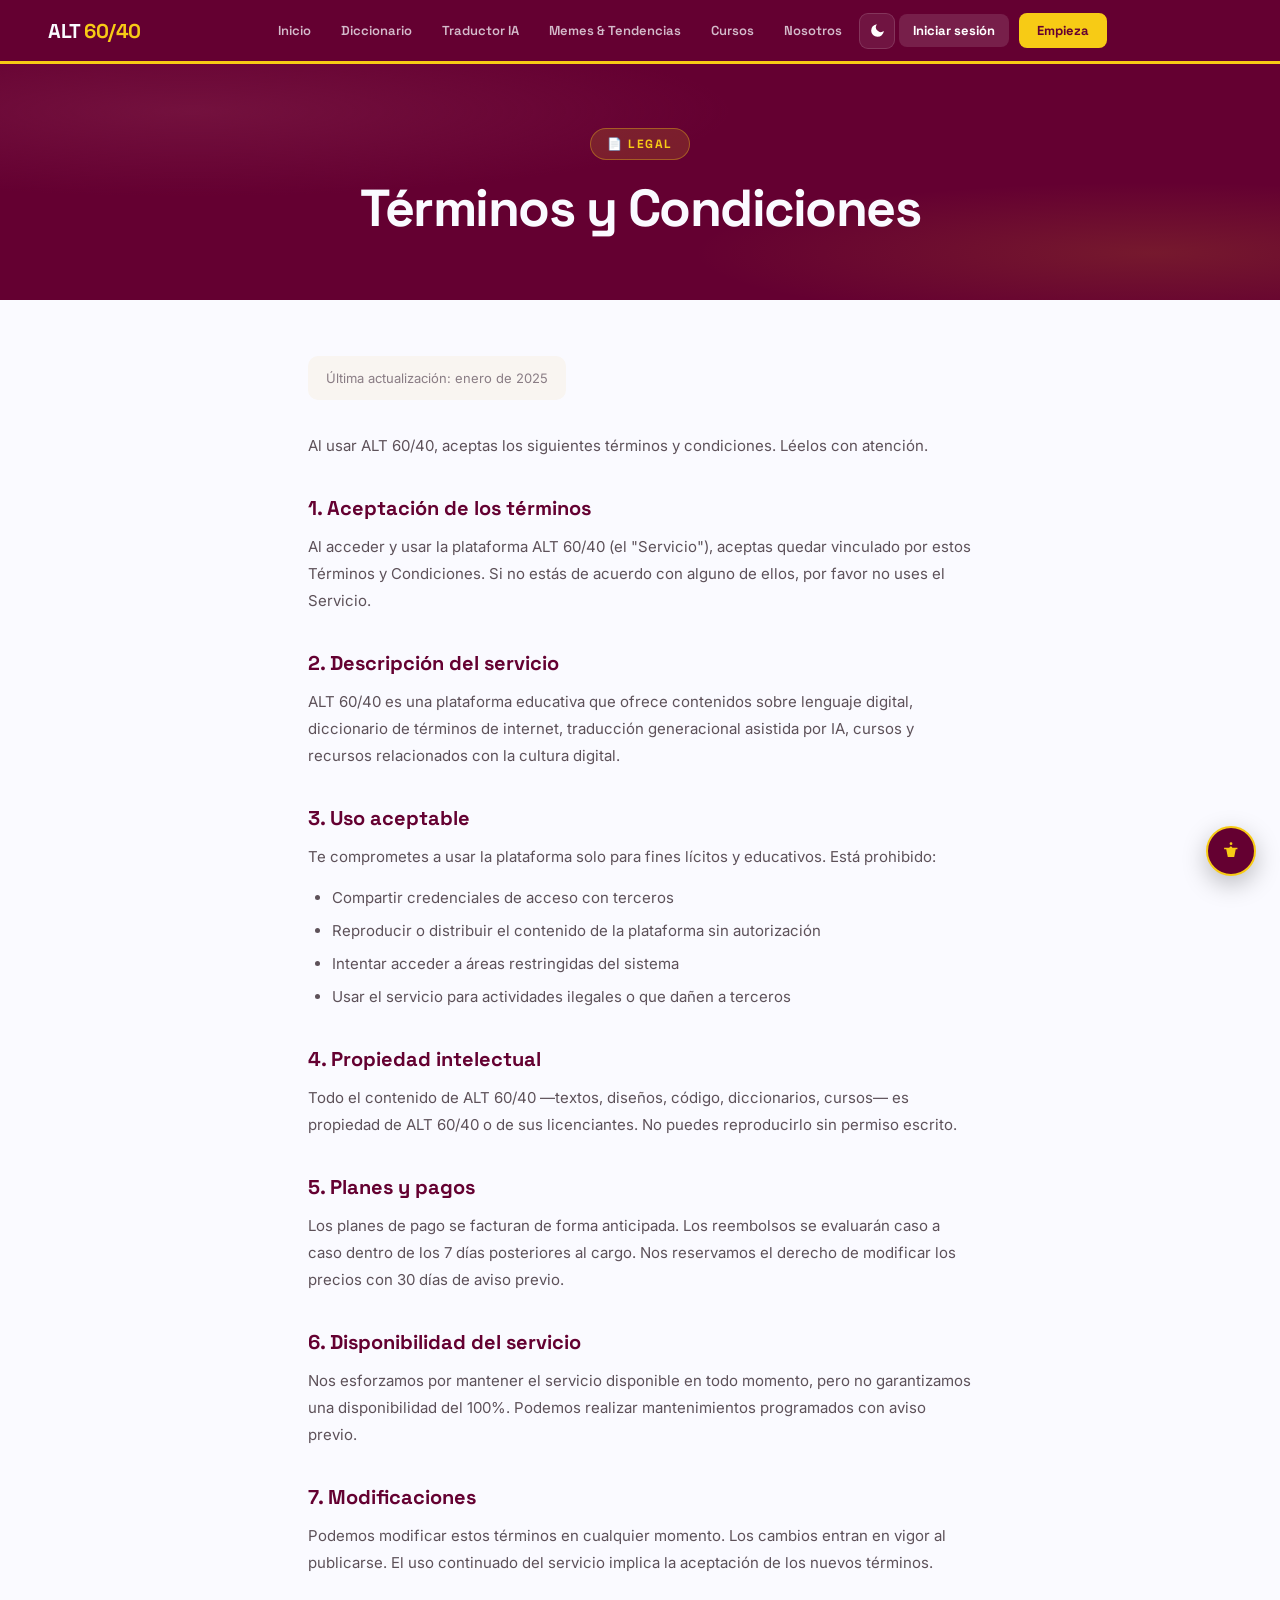
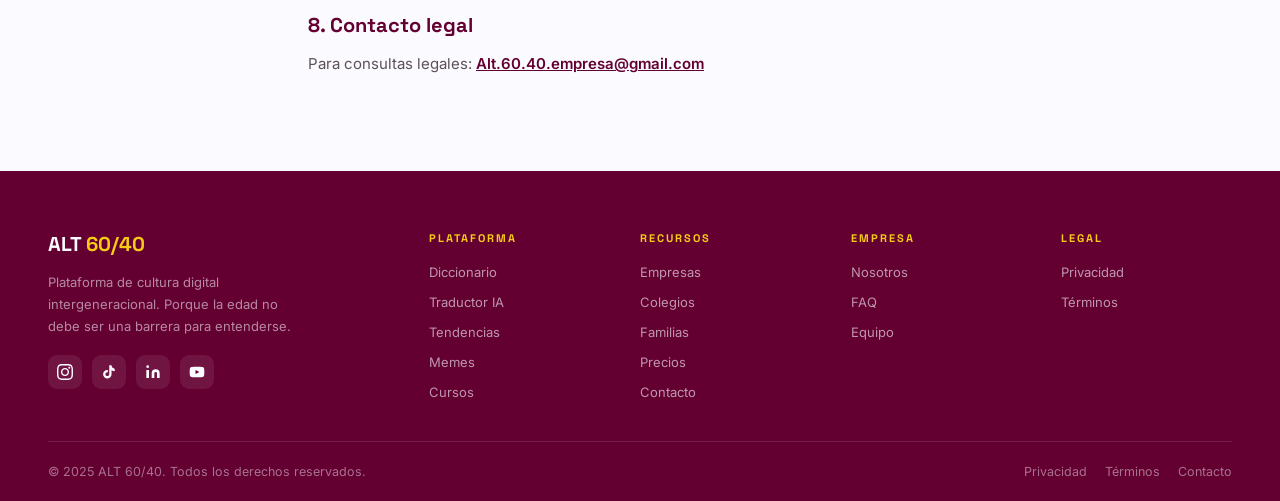
<file: terminos.html>
<!DOCTYPE html>
<html lang="es">
<head>
<meta charset="UTF-8">
<meta name="viewport" content="width=device-width, initial-scale=1.0">
<link rel="preconnect" href="https://fonts.googleapis.com">
<link href="https://fonts.googleapis.com/css2?family=Space+Grotesk:wght@300;400;500;600;700;800&family=Inter:wght@300;400;500;600;700&display=swap" rel="stylesheet">
<link rel="stylesheet" href="css/base.css">
<style>
.legal-body{max-width:760px;margin:0 auto;padding:56px 48px 80px;}
.legal-body h2{font-family:var(--fD);font-size:20px;font-weight:700;color:var(--wine);margin:36px 0 12px;}
.legal-body p{font-size:15px;line-height:1.8;color:var(--text-soft);margin-bottom:14px;}
.legal-body ul{margin:0 0 14px 24px;}
.legal-body li{font-size:15px;line-height:1.8;color:var(--text-soft);margin-bottom:6px;}
.legal-date{background:var(--bg-soft);border-radius:10px;padding:14px 18px;font-size:13px;color:var(--gray);margin-bottom:32px;display:inline-block;}
@media(max-width:700px){.legal-body{padding:36px 20px 60px;}}
</style>
</head>
<body>
<div id="site-nav-placeholder"></div>
<div class="page-hero">
  <div class="page-hero-eyebrow">📄 Legal</div>
  <h1 class="page-hero-title">Términos y Condiciones</h1>
</div>
<div class="legal-body">
  <div class="legal-date">Última actualización: enero de 2025</div>
  <p>Al usar ALT 60/40, aceptas los siguientes términos y condiciones. Léelos con atención.</p>
  <h2>1. Aceptación de los términos</h2>
  <p>Al acceder y usar la plataforma ALT 60/40 (el "Servicio"), aceptas quedar vinculado por estos Términos y Condiciones. Si no estás de acuerdo con alguno de ellos, por favor no uses el Servicio.</p>
  <h2>2. Descripción del servicio</h2>
  <p>ALT 60/40 es una plataforma educativa que ofrece contenidos sobre lenguaje digital, diccionario de términos de internet, traducción generacional asistida por IA, cursos y recursos relacionados con la cultura digital.</p>
  <h2>3. Uso aceptable</h2>
  <p>Te comprometes a usar la plataforma solo para fines lícitos y educativos. Está prohibido:</p>
  <ul>
    <li>Compartir credenciales de acceso con terceros</li>
    <li>Reproducir o distribuir el contenido de la plataforma sin autorización</li>
    <li>Intentar acceder a áreas restringidas del sistema</li>
    <li>Usar el servicio para actividades ilegales o que dañen a terceros</li>
  </ul>
  <h2>4. Propiedad intelectual</h2>
  <p>Todo el contenido de ALT 60/40 —textos, diseños, código, diccionarios, cursos— es propiedad de ALT 60/40 o de sus licenciantes. No puedes reproducirlo sin permiso escrito.</p>
  <h2>5. Planes y pagos</h2>
  <p>Los planes de pago se facturan de forma anticipada. Los reembolsos se evaluarán caso a caso dentro de los 7 días posteriores al cargo. Nos reservamos el derecho de modificar los precios con 30 días de aviso previo.</p>
  <h2>6. Disponibilidad del servicio</h2>
  <p>Nos esforzamos por mantener el servicio disponible en todo momento, pero no garantizamos una disponibilidad del 100%. Podemos realizar mantenimientos programados con aviso previo.</p>
  <h2>7. Modificaciones</h2>
  <p>Podemos modificar estos términos en cualquier momento. Los cambios entran en vigor al publicarse. El uso continuado del servicio implica la aceptación de los nuevos términos.</p>
  <h2>8. Contacto legal</h2>
  <p>Para consultas legales: <a href="mailto:Alt.60.40.empresa@gmail.com" style="color:var(--wine);font-weight:600;">Alt.60.40.empresa@gmail.com</a></p>
</div>
<div id="site-footer-placeholder"></div>
<script src="js/app-core.js"></script>
<script src="js/data.js"></script>
<script src="js/components.js"></script>
<script>initPage({page:'terminos.html',title:'Términos y Condiciones',description:'Términos y condiciones de uso de la plataforma ALT 60/40.'});</script>
</body>
</html>
</file>
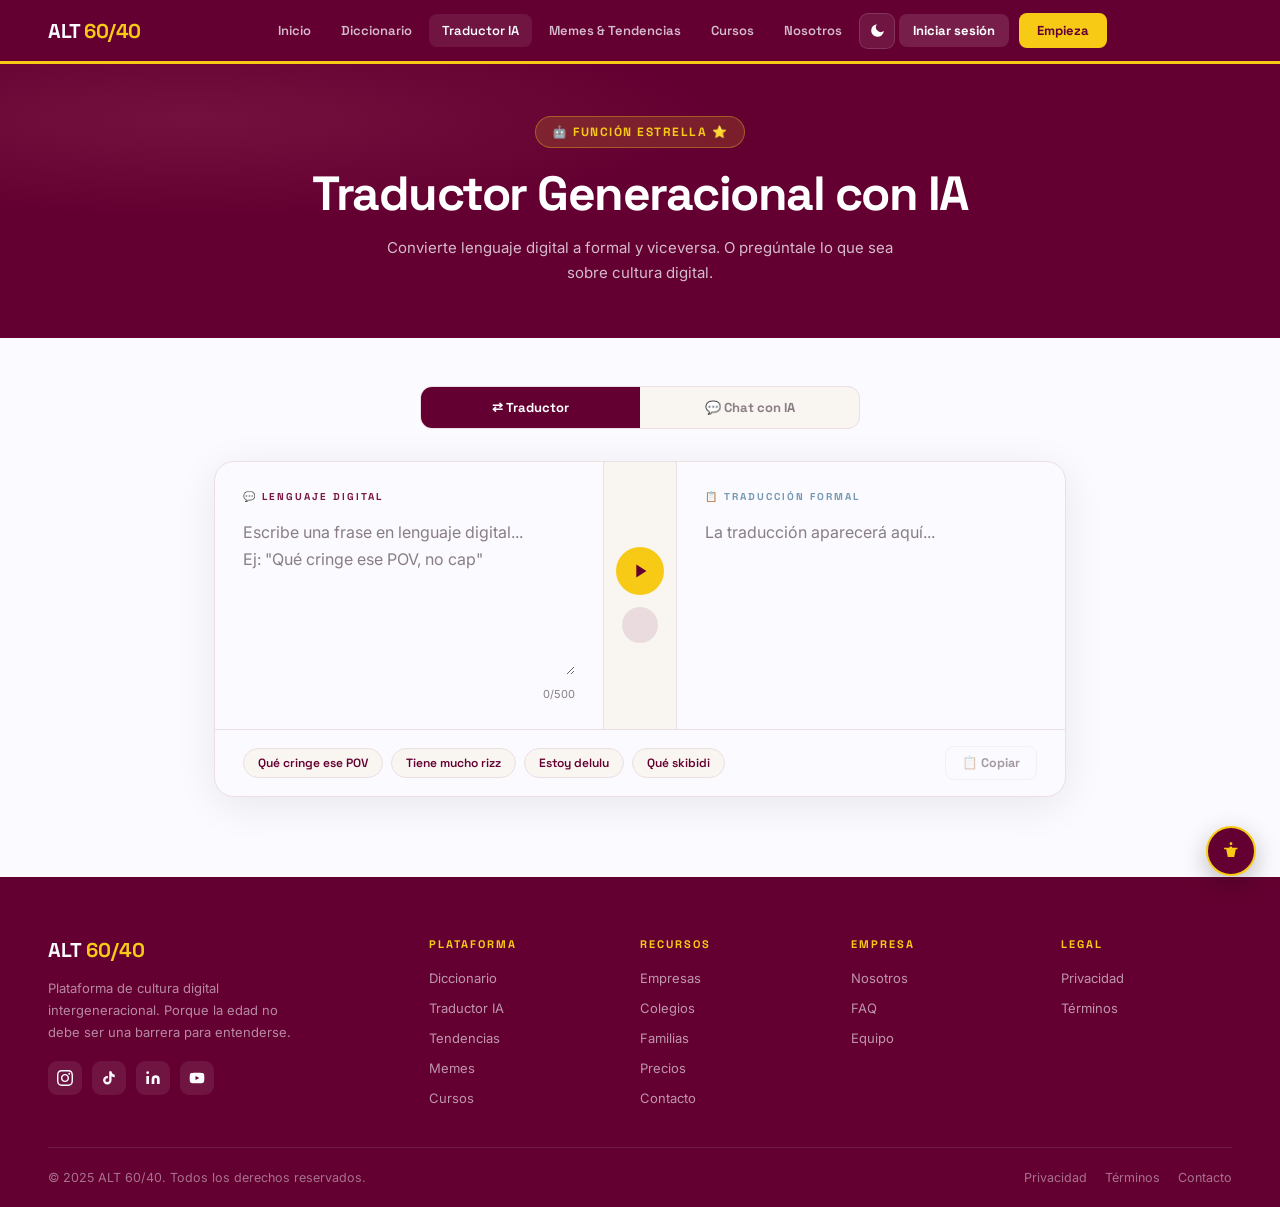
<file: traductor.html>
<!DOCTYPE html>
<html lang="es">
<head>
<meta charset="UTF-8">
<meta name="viewport" content="width=device-width, initial-scale=1.0">
<link rel="preconnect" href="https://fonts.googleapis.com">
<link href="https://fonts.googleapis.com/css2?family=Space+Grotesk:wght@300;400;500;600;700;800&family=Inter:wght@300;400;500;600;700&display=swap" rel="stylesheet">
<link rel="stylesheet" href="css/base.css">
<style>
.trad-hero{background:var(--wine);background-image:radial-gradient(ellipse 70% 60% at 15% 20%,rgba(122,24,67,.7) 0%,transparent 60%);padding:52px 48px;text-align:center;}
.trad-body{max-width:900px;margin:0 auto;padding:48px 24px 80px;}
.mode-toggle{display:flex;background:var(--bg-soft);border:1.5px solid var(--border);border-radius:12px;overflow:hidden;margin:0 auto 32px;max-width:440px;}
.mode-btn{flex:1;padding:12px;font-family:var(--fD);font-size:13px;font-weight:700;border:none;background:transparent;color:var(--gray);cursor:pointer;transition:all .15s;}
.mode-btn.active{background:var(--wine);color:#fff;}
.trad-card{background:var(--card-bg);border:1.5px solid var(--border);border-radius:20px;overflow:hidden;box-shadow:0 8px 40px rgba(0,0,0,.08);}
html.dark .trad-card{box-shadow:0 8px 40px rgba(0,0,0,.3);}
.trad-cols{display:grid;grid-template-columns:1fr auto 1fr;}
.trad-col{padding:28px;}
.trad-col-label{font-family:var(--fD);font-size:10px;font-weight:700;letter-spacing:2px;text-transform:uppercase;margin-bottom:12px;display:flex;align-items:center;gap:8px;}
.trad-col-label.digital{color:var(--magenta);}
.trad-col-label.formal{color:var(--steel);}
.trad-textarea{width:100%;min-height:160px;border:none;outline:none;font-size:16px;font-family:var(--fB);line-height:1.7;color:var(--text);background:transparent;resize:vertical;padding:4px 0;}
.trad-textarea::placeholder{color:var(--gray);}
.trad-divider{display:flex;flex-direction:column;align-items:center;justify-content:center;gap:12px;padding:20px 12px;background:var(--bg-soft);border-left:1px solid var(--border);border-right:1px solid var(--border);}
.trad-arrow-btn{width:48px;height:48px;border-radius:50%;background:var(--gold);border:none;cursor:pointer;display:flex;align-items:center;justify-content:center;transition:transform .2s,background .15s;}
.trad-arrow-btn:hover{background:var(--wine);transform:scale(1.08);}
.trad-arrow-btn svg{width:22px;height:22px;fill:var(--wine);}
.trad-arrow-btn:hover svg{fill:#fff;}
.trad-output{min-height:160px;font-size:16px;line-height:1.7;color:var(--text);padding:4px 0;}
.trad-output-placeholder{color:var(--gray);}
.trad-footer{border-top:1px solid var(--border);padding:16px 28px;display:flex;align-items:center;justify-content:space-between;flex-wrap:wrap;gap:12px;}
.trad-footer-left{display:flex;gap:8px;flex-wrap:wrap;}
.trad-chip-ex{background:var(--bg-soft);color:var(--wine);border:1px solid var(--border);font-size:12px;font-weight:600;padding:6px 14px;border-radius:100px;cursor:pointer;transition:all .15s;font-family:var(--fD);}
html.dark .trad-chip-ex{color:var(--gold);background:rgba(247,203,21,.08);}
.trad-chip-ex:hover{background:var(--wine);color:#fff;border-color:var(--wine);}
.trad-footer-right{display:flex;gap:8px;}
.trad-action{display:flex;align-items:center;gap:6px;padding:8px 16px;border:1.5px solid var(--border);border-radius:9px;font-family:var(--fD);font-size:12.5px;font-weight:700;cursor:pointer;background:var(--card-bg);color:var(--text);transition:all .15s;}
.trad-action:hover{border-color:var(--wine);color:var(--wine);}
.trad-action:disabled{opacity:.4;cursor:default;}
.typing-dots{display:inline-flex;gap:4px;align-items:center;padding:4px 0;}
.typing-dots span{width:8px;height:8px;border-radius:50%;background:var(--gray);animation:typingBounce 1.2s ease-in-out infinite;}
.typing-dots span:nth-child(2){animation-delay:.2s;}
.typing-dots span:nth-child(3){animation-delay:.4s;}
@keyframes typingBounce{0%,60%,100%{transform:translateY(0);}30%{transform:translateY(-8px);}}
.char-count{font-size:11px;color:var(--gray);margin-top:8px;text-align:right;}

/* CHAT MODE */
.chat-wrap{background:var(--card-bg);border:1.5px solid var(--border);border-radius:20px;overflow:hidden;box-shadow:0 8px 40px rgba(0,0,0,.08);}
.chat-head{background:var(--wine);padding:16px 22px;display:flex;align-items:center;gap:12px;}
.chat-avatar{width:38px;height:38px;border-radius:50%;background:var(--gold);display:flex;align-items:center;justify-content:center;font-size:18px;flex-shrink:0;}
.chat-name{font-family:var(--fD);font-size:15px;font-weight:700;color:#fff;}
.chat-status{font-size:11px;color:rgba(255,255,255,.6);}
.chat-body{padding:20px;min-height:360px;max-height:480px;overflow-y:auto;display:flex;flex-direction:column;gap:14px;}
.chat-msg{max-width:78%;padding:12px 16px;border-radius:14px;font-size:14px;line-height:1.6;}
.chat-msg.user{align-self:flex-end;background:var(--steel);color:#fff;border-bottom-right-radius:4px;}
.chat-msg.bot{align-self:flex-start;background:var(--bg-soft);color:var(--text);border-bottom-left-radius:4px;}
html.dark .chat-msg.bot{background:rgba(255,255,255,.06);}
.chat-input-row{border-top:1px solid var(--border);padding:16px;display:flex;gap:10px;align-items:flex-end;}
.chat-input{flex:1;border:1.5px solid var(--border);border-radius:10px;padding:12px 14px;font-size:14px;font-family:var(--fB);outline:none;resize:none;max-height:120px;line-height:1.5;background:var(--bg);color:var(--text);}
.chat-input:focus{border-color:var(--wine);}
.chat-send{width:44px;height:44px;border-radius:50%;background:var(--wine);border:none;cursor:pointer;display:flex;align-items:center;justify-content:center;transition:background .15s;flex-shrink:0;}
.chat-send:hover{background:var(--magenta);}
.chat-send svg{width:18px;height:18px;fill:#fff;}
.quick-q{display:flex;gap:8px;flex-wrap:wrap;padding:0 16px 16px;}
.quick-q-btn{background:var(--bg-soft);border:1px solid var(--border);color:var(--wine);font-size:12px;font-weight:600;padding:6px 12px;border-radius:100px;cursor:pointer;font-family:var(--fD);transition:all .15s;}
html.dark .quick-q-btn{color:var(--gold);}
.quick-q-btn:hover{background:var(--wine);color:#fff;border-color:var(--wine);}
@media(max-width:700px){
  .trad-cols{grid-template-columns:1fr;}
  .trad-divider{flex-direction:row;padding:12px 20px;border-left:none;border-right:none;border-top:1px solid var(--border);border-bottom:1px solid var(--border);}
  .trad-hero{padding:36px 20px;}
  .trad-body{padding:28px 16px 60px;}
}
</style>
</head>
<body>
<div id="site-nav-placeholder"></div>

<div class="trad-hero">
  <div class="page-hero-eyebrow">🤖 Función estrella ⭐</div>
  <h1 style="font-family:var(--fD);font-size:clamp(28px,4vw,48px);font-weight:800;color:#fff;letter-spacing:-1.5px;line-height:1.1;">Traductor Generacional con IA</h1>
  <p style="font-size:15px;color:rgba(250,250,255,.75);max-width:520px;margin:14px auto 0;line-height:1.7;">Convierte lenguaje digital a formal y viceversa. O pregúntale lo que sea sobre cultura digital.</p>
</div>

<div class="trad-body">
  <!-- MODE TOGGLE -->
  <div class="mode-toggle">
    <button class="mode-btn active" id="modeTranslate" onclick="setMode('translate')">⇄ Traductor</button>
    <button class="mode-btn" id="modeChat" onclick="setMode('chat')">💬 Chat con IA</button>
  </div>

  <!-- TRANSLATOR -->
  <div id="translateView">
    <div class="trad-card">
      <div class="trad-cols">
        <div class="trad-col">
          <div class="trad-col-label digital">💬 Lenguaje digital</div>
          <textarea class="trad-textarea" id="tInput" placeholder="Escribe una frase en lenguaje digital...&#10;Ej: &quot;Qué cringe ese POV, no cap&quot;" maxlength="500" oninput="updateCharCount()"></textarea>
          <div class="char-count"><span id="charCount">0</span>/500</div>
        </div>
        <div class="trad-divider">
          <button class="trad-arrow-btn" onclick="doTranslate()" id="translateBtn" title="Traducir">
            <svg viewBox="0 0 24 24"><path d="M8 5v14l11-7z"/></svg>
          </button>
          <button class="trad-arrow-btn" onclick="swapAndTranslate()" title="Invertir" style="background:rgba(100,0,49,.1);width:36px;height:36px;">
            <svg viewBox="0 0 24 24" style="width:16px;height:16px;"><path d="M7.5 21.5L3 17m0 0l4.5-4.5M3 17h18M16.5 2.5L21 7m0 0l-4.5 4.5M21 7H3"/></svg>
          </button>
        </div>
        <div class="trad-col">
          <div class="trad-col-label formal">📋 Traducción formal</div>
          <div class="trad-output" id="tOutput"><span class="trad-output-placeholder">La traducción aparecerá aquí...</span></div>
        </div>
      </div>
      <div class="trad-footer">
        <div class="trad-footer-left">
          <button class="trad-chip-ex" onclick="setExample('Qué cringe ese POV, no cap')">Qué cringe ese POV</button>
          <button class="trad-chip-ex" onclick="setExample('Ese man tiene mucho rizz, literal no cap')">Tiene mucho rizz</button>
          <button class="trad-chip-ex" onclick="setExample('Estoy en mi era delulu ngl')">Estoy delulu</button>
          <button class="trad-chip-ex" onclick="setExample('Qué skibidi tan mid la peli')">Qué skibidi</button>
        </div>
        <div class="trad-footer-right">
          <button class="trad-action" id="copyOutputBtn" disabled onclick="copyOutput()">📋 Copiar</button>
        </div>
      </div>
    </div>
  </div>

  <!-- CHAT -->
  <div id="chatView" style="display:none;">
    <div class="chat-wrap">
      <div class="chat-head">
        <div class="chat-avatar">🤖</div>
        <div><div class="chat-name">Asistente ALT 60/40</div><div class="chat-status">● Especialista en cultura digital</div></div>
      </div>
      <div class="chat-body" id="chatBody">
        <div class="chat-msg bot">¡Hola! Soy el asistente de ALT 60/40. Puedes preguntarme sobre cualquier término, meme, emoji o tendencia digital. ¿Qué quieres saber? 😊</div>
      </div>
      <div class="quick-q">
        <button class="quick-q-btn" onclick="sendQuickQ('¿Qué significa 💀 en redes sociales?')">💀 ¿Qué significa esto?</button>
        <button class="quick-q-btn" onclick="sendQuickQ('¿Por qué todos dicen literal últimamente?')">¿Por qué dicen "literal"?</button>
        <button class="quick-q-btn" onclick="sendQuickQ('¿Qué es el brainrot?')">¿Qué es brainrot?</button>
        <button class="quick-q-btn" onclick="sendQuickQ('¿Qué es un NPC en redes?')">NPC en redes</button>
      </div>
      <div class="chat-input-row">
        <textarea class="chat-input" id="chatInput" placeholder="Pregunta sobre cualquier término, emoji o tendencia..." rows="1" onkeydown="if(event.key==='Enter'&&!event.shiftKey){event.preventDefault();sendChat();}"></textarea>
        <button class="chat-send" onclick="sendChat()"><svg viewBox="0 0 24 24"><path d="M2.01 21L23 12 2.01 3 2 10l15 2-15 2z"/></svg></button>
      </div>
    </div>
  </div>
</div>

<div id="site-footer-placeholder"></div>
<script src="js/app-core.js"></script>
<script src="js/data.js"></script>
<script src="js/components.js"></script>
<script>
initPage({page:'traductor.html',title:'Traductor Generacional IA',description:'Convierte lenguaje digital a formal y viceversa con inteligencia artificial.'});

let currentMode='translate';
let chatHistory=[];
let lastOutput='';

function setMode(mode){
  currentMode=mode;
  document.getElementById('translateView').style.display=mode==='translate'?'block':'none';
  document.getElementById('chatView').style.display=mode==='chat'?'block':'none';
  document.getElementById('modeTranslate').classList.toggle('active',mode==='translate');
  document.getElementById('modeChat').classList.toggle('active',mode==='chat');
}

function updateCharCount(){
  document.getElementById('charCount').textContent=document.getElementById('tInput').value.length;
}

function setExample(text){
  document.getElementById('tInput').value=text;
  updateCharCount();
  doTranslate();
}

async function doTranslate(){
  const input=document.getElementById('tInput').value.trim();
  if(!input)return;
  const output=document.getElementById('tOutput');
  const btn=document.getElementById('translateBtn');
  const copyBtn=document.getElementById('copyOutputBtn');
  btn.disabled=true;
  output.innerHTML='<div class="typing-dots"><span></span><span></span><span></span></div>';
  copyBtn.disabled=true;
  try{
    const resp=await fetch('https://api.anthropic.com/v1/messages',{
      method:'POST',
      headers:{'Content-Type':'application/json'},
      body:JSON.stringify({
        model:'claude-sonnet-4-6',
        max_tokens:1000,
        messages:[{role:'user',content:`Eres el Traductor Generacional de ALT 60/40. Tu tarea es traducir lenguaje digital/slang/jerga de internet al español formal y comprensible, o viceversa.

TEXTO A TRADUCIR: "${input}"

INSTRUCCIONES:
- Si el texto contiene slang, memes, acrónimos o lenguaje digital: tradúcelo a español formal claro
- Si el texto es formal: conviértelo al lenguaje digital actual que usaría Gen Z
- Mantén el significado y el tono original
- Explica brevemente (1-2 líneas) qué términos tradujiste y por qué
- Formato: primero la traducción, luego una línea que diga "--- Términos traducidos:" y lista los términos clave
- Responde SOLO con la traducción y explicación, nada más`}]
      })
    });
    const data=await resp.json();
    lastOutput=data.content?.[0]?.text||'Error al traducir';
    output.innerHTML=lastOutput.replace(/\n/g,'<br>');
    copyBtn.disabled=false;
    ALT.addHistory(input);
  }catch(e){
    output.innerHTML='<span style="color:var(--gray)">Error al conectar con la IA. Intenta de nuevo.</span>';
  }
  btn.disabled=false;
}

function swapAndTranslate(){
  const input=document.getElementById('tInput');
  const out=document.getElementById('tOutput');
  if(lastOutput){
    input.value=lastOutput.split('---')[0].trim().replace(/<br>/g,'\n');
    updateCharCount();
    lastOutput='';
    out.innerHTML='<span class="trad-output-placeholder">La traducción aparecerá aquí...</span>';
    doTranslate();
  }
}

function copyOutput(){ALT.copyText(lastOutput,'Traducción copiada');}

async function sendChat(){
  const input=document.getElementById('chatInput');
  const msg=input.value.trim();
  if(!msg)return;
  input.value='';
  appendChatMsg(msg,'user');
  const typingEl=appendTyping();
  chatHistory.push({role:'user',content:msg});
  try{
    const resp=await fetch('https://api.anthropic.com/v1/messages',{
      method:'POST',
      headers:{'Content-Type':'application/json'},
      body:JSON.stringify({
        model:'claude-sonnet-4-6',
        max_tokens:1000,
        system:`Eres el asistente especializado de ALT 60/40, una plataforma que explica cultura digital para todas las generaciones. 
Respondes preguntas sobre: slang de internet, memes, emojis, tendencias de TikTok/Instagram/X, lenguaje Gen Z y Gen Alpha, expresiones virales, etc.
Características:
- Explicas de forma clara, simple y entretenida
- Das ejemplos de uso real
- Mencionas en qué plataformas se usa cada término
- Dices qué generación lo usa más
- Eres amigable y accesible para todas las edades
- Respondes en español latinoamericano
- Eres conciso: máximo 3-4 párrafos`,
        messages:chatHistory
      })
    });
    const data=await resp.json();
    typingEl.remove();
    const botReply=data.content?.[0]?.text||'No pude procesar esa pregunta.';
    chatHistory.push({role:'assistant',content:botReply});
    appendChatMsg(botReply,'bot');
  }catch(e){
    typingEl.remove();
    appendChatMsg('Error al conectar con la IA. Intenta de nuevo.','bot');
  }
}

function sendQuickQ(q){document.getElementById('chatInput').value=q;sendChat();}

function appendChatMsg(text,role){
  const body=document.getElementById('chatBody');
  const div=document.createElement('div');
  div.className=`chat-msg ${role}`;
  div.innerHTML=text.replace(/\n/g,'<br>');
  body.appendChild(div);
  body.scrollTop=body.scrollHeight;
  return div;
}

function appendTyping(){
  const body=document.getElementById('chatBody');
  const div=document.createElement('div');
  div.className='chat-msg bot';
  div.innerHTML='<div class="typing-dots"><span></span><span></span><span></span></div>';
  body.appendChild(div);
  body.scrollTop=body.scrollHeight;
  return div;
}
</script>
</body>
</html>
</file>
<file: css/base.css>
/* ═══════════════════════════════════════
   ALT 60/40 — DESIGN SYSTEM
   ═══════════════════════════════════════ */
:root {
  --wine:    #640031;
  --magenta: #7A1843;
  --gold:    #F7CB15;
  --steel:   #7698B3;
  --white:   #FAFAFF;

  --wine-l:  #7d0040;
  --gold-d:  #e0b711;
  --ink:     #2a0e1c;
  --gray:    #8a7d85;
  --border:  #ecdfe4;
  --bg:      var(--white);
  --bg-soft: #f9f5f1;
  --card-bg: var(--white);
  --text:    var(--ink);
  --text-soft: #5d5159;

  --fD: 'Space Grotesk', sans-serif;
  --fB: 'Inter', sans-serif;
  --ease: cubic-bezier(.25,.46,.45,.94);

  --radius-sm: 8px;
  --radius-md: 14px;
  --radius-lg: 20px;
}

/* ─── DARK MODE ─── */
html.dark {
  --bg:      #15090f;
  --bg-soft: #1c0e16;
  --card-bg: #20121a;
  --text:    #f5eef2;
  --text-soft: #c9b8c2;
  --border:  #3a2030;
  --gray:    #a594a0;
}

/* ─── HIGH CONTRAST MODE ─── */
html.contrast {
  --wine: #4a0024;
  --text: #000;
  --text-soft: #000;
  --border: #000;
}
html.contrast.dark {
  --text: #fff;
  --text-soft: #fff;
  --border: #fff;
  --bg: #000;
  --bg-soft: #000;
  --card-bg: #0a0a0a;
}

*,*::before,*::after{box-sizing:border-box;margin:0;padding:0;}
html{scroll-behavior:smooth;}
html.no-scroll{ overflow:hidden; }
body{
  font-family:var(--fB);
  background:var(--bg);
  color:var(--text);
  overflow-x:hidden;
  transition: background .25s, color .25s;
}
::selection { background: var(--gold); color: var(--wine); }
a{ color:inherit; }
img{ max-width:100%; display:block; }
button{ font-family:inherit; }

/* font-size scaling for accessibility */
html.font-lg{ font-size:112.5%; }
html.font-xl{ font-size:125%; }

section[id], div[id]{ scroll-margin-top: 84px; }

/* ─── VISIBLE FOCUS ─── */
a:focus-visible, button:focus-visible, input:focus-visible, textarea:focus-visible, select:focus-visible, [tabindex]:focus-visible {
  outline: 2.5px solid var(--gold);
  outline-offset: 2px;
}

/* ─── REDUCED MOTION ─── */
@media (prefers-reduced-motion: reduce) {
  *, *::before, *::after { animation-duration: 0.01ms !important; animation-iteration-count: 1 !important; transition-duration: 0.01ms !important; scroll-behavior: auto !important; }
}

/* ═══ NAV ═══ */
nav.site-nav{
  position:sticky; top:0; z-index:500;
  background:var(--wine);
  display:flex; align-items:center; justify-content:space-between;
  padding:0 48px; height:64px;
  border-bottom: 3px solid var(--gold);
}
.logo{ font-family:var(--fD); font-size:20px; font-weight:800; color:var(--white); letter-spacing:-.5px; text-decoration:none; }
.logo b{ color:var(--gold); }
.navlinks{ display:flex; gap:4px; align-items:center; }
.navlinks a{
  font-family:var(--fD); font-size:13px; font-weight:600;
  color:rgba(250,250,255,.75); text-decoration:none;
  padding:8px 13px; border-radius:8px; transition:all .15s;
  white-space:nowrap;
}
.navlinks a:hover, .navlinks a.current{ color:var(--white); background:rgba(255,255,255,.08); }
.nav-cta{
  background:var(--gold); color:var(--wine) !important;
  font-weight:700 !important; padding:9px 18px !important; margin-left:6px;
}
.nav-cta:hover{ background:#fff !important; }

.nav-icon-btn{
  background:rgba(255,255,255,.08); border:1px solid rgba(255,255,255,.14);
  width:36px; height:36px; border-radius:9px; cursor:pointer;
  display:flex; align-items:center; justify-content:center;
  transition:background .15s; flex-shrink:0;
}
.nav-icon-btn:hover{ background:rgba(255,255,255,.18); }
.nav-icon-btn svg{ width:17px; height:17px; }

.nav-right{ display:flex; align-items:center; gap:8px; }

.nav-avatar-btn{
  width:36px; height:36px; border-radius:50%;
  background:var(--gold); color:var(--wine);
  display:flex; align-items:center; justify-content:center;
  font-family:var(--fD); font-weight:700; font-size:13px;
  cursor:pointer; border:none; flex-shrink:0;
}

/* hamburger (mobile only) */
.hamburger{
  display:none; flex-direction:column; gap:4px; cursor:pointer;
  background:none; border:none; padding:8px; width:36px; height:36px;
  align-items:center; justify-content:center;
}
.hamburger span{ width:20px; height:2px; background:var(--white); border-radius:2px; transition:all .2s; }
.hamburger.open span:nth-child(1){ transform:translateY(6px) rotate(45deg); }
.hamburger.open span:nth-child(2){ opacity:0; }
.hamburger.open span:nth-child(3){ transform:translateY(-6px) rotate(-45deg); }

.mobile-drawer{
  display:none; position:fixed; top:64px; left:0; right:0; bottom:0; z-index:480;
  background:var(--wine); padding:24px; overflow-y:auto;
}
.mobile-drawer.open{ display:block; }
.mobile-drawer a{
  display:block; font-family:var(--fD); font-size:17px; font-weight:600;
  color:var(--white); text-decoration:none; padding:14px 4px;
  border-bottom:1px solid rgba(255,255,255,.1);
}

/* ═══ FOOTER ═══ */
footer.site-footer{ background:var(--wine); padding:60px 48px 0; }
.footer-grid{
  max-width:1240px; margin:0 auto;
  display:grid; grid-template-columns:2fr 1fr 1fr 1fr 1fr; gap:40px;
  padding-bottom:40px; border-bottom:1px solid rgba(255,255,255,.1);
}
.f-logo{ font-family:var(--fD); font-size:20px; font-weight:800; color:var(--white); margin-bottom:14px; }
.f-logo b{ color:var(--gold); }
.f-desc{ font-size:13px; color:rgba(250,250,255,.55); line-height:1.7; max-width:260px; margin-bottom:18px; }
.f-social{ display:flex; gap:10px; }
.f-social a{
  width:34px; height:34px; border-radius:9px; background:rgba(255,255,255,.08);
  display:flex; align-items:center; justify-content:center; transition:background .15s;
}
.f-social a:hover{ background:var(--gold); }
.f-social svg{ width:16px; height:16px; fill:var(--white); }
.f-social a:hover svg{ fill:var(--wine); }
.f-col-title{ font-family:var(--fD); font-size:11px; font-weight:700; letter-spacing:2px; text-transform:uppercase; color:var(--gold); margin-bottom:16px; }
.f-links{ list-style:none; display:flex; flex-direction:column; gap:10px; }
.f-links a{ font-size:13px; color:rgba(250,250,255,.6); text-decoration:none; transition:color .2s; }
.f-links a:hover{ color:var(--gold); }
.footer-bottom{
  max-width:1240px; margin:0 auto; padding:22px 0;
  display:flex; justify-content:space-between; align-items:center; flex-wrap:wrap; gap:12px;
}
.footer-bottom p{ font-size:12.5px; color:rgba(250,250,255,.45); }
.footer-bottom-links{ display:flex; gap:18px; flex-wrap:wrap; }
.footer-bottom-links a{ font-size:12.5px; color:rgba(250,250,255,.45); text-decoration:none; }
.footer-bottom-links a:hover{ color:var(--gold); }

/* ═══ SHARED BUTTONS ═══ */
.btn-gold{
  background:var(--gold); color:var(--wine);
  font-family:var(--fD); font-weight:700; font-size:15px;
  padding:14px 32px; border-radius:10px; border:none; cursor:pointer;
  text-decoration:none; display:inline-block; transition:all .2s;
  box-shadow:0 8px 28px rgba(247,203,21,.3);
}
.btn-gold:hover{ background:#fff; transform:translateY(-2px); box-shadow:0 12px 36px rgba(247,203,21,.4); }
.btn-outline{
  background:transparent; color:var(--white);
  font-family:var(--fD); font-weight:700; font-size:15px;
  padding:14px 32px; border-radius:10px; border:1.5px solid rgba(255,255,255,.3); cursor:pointer;
  text-decoration:none; display:inline-block; transition:all .2s;
}
.btn-outline:hover{ border-color:var(--white); background:rgba(255,255,255,.08); transform:translateY(-2px); }
.btn-wine{
  background:var(--wine); color:#fff;
  font-family:var(--fD); font-weight:700; font-size:14px;
  padding:12px 26px; border-radius:9px; border:none; cursor:pointer;
  text-decoration:none; display:inline-block; transition:all .2s;
}
.btn-wine:hover{ background:var(--magenta); transform:translateY(-2px); }
.btn-ghost-wine{
  background:transparent; color:var(--wine); border:1.5px solid var(--border);
  font-family:var(--fD); font-weight:700; font-size:13px;
  padding:10px 22px; border-radius:9px; cursor:pointer; transition:all .15s;
  text-decoration:none; display:inline-block;
}
.btn-ghost-wine:hover{ border-color:var(--wine); background:#f5eef1; }

/* ═══ SECTION BASE ═══ */
.section{ max-width:1240px; margin:0 auto; padding:80px 48px; }
.eyebrow{
  font-family:var(--fD); font-size:11px; font-weight:700;
  letter-spacing:3px; text-transform:uppercase; color:var(--magenta);
  margin-bottom:16px;
}
.eyebrow.on-dark{ color:var(--gold); }
.sec-title{
  font-family:var(--fD); font-size:clamp(28px,4vw,46px); font-weight:800;
  letter-spacing:-1px; line-height:1.1; color:var(--wine); margin-bottom:18px;
}
html.dark .sec-title{ color:var(--gold); }
.sec-title.on-dark{ color:var(--white); }
.sec-body{ font-size:16px; line-height:1.75; color:var(--text-soft); max-width:640px; }

/* ═══ PAGE HERO (subpages) ═══ */
.page-hero{
  background: var(--wine);
  background-image:
    radial-gradient(ellipse 70% 60% at 15% 20%, rgba(122,24,67,.7) 0%, transparent 60%),
    radial-gradient(ellipse 60% 50% at 90% 80%, rgba(247,203,21,.12) 0%, transparent 60%);
  padding:64px 48px; text-align:center;
}
.page-hero-eyebrow{
  display:inline-flex; align-items:center; gap:8px;
  background:rgba(247,203,21,.15); border:1px solid rgba(247,203,21,.35);
  color:var(--gold); font-family:var(--fD); font-size:12px; font-weight:700;
  letter-spacing:1.5px; text-transform:uppercase;
  padding:7px 16px; border-radius:100px; margin-bottom:20px;
}
.page-hero-title{
  font-family:var(--fD); font-weight:800;
  font-size:clamp(30px,5vw,52px); color:var(--white);
  line-height:1.08; letter-spacing:-1.5px;
}
.page-hero-sub{
  font-size:16px; color:rgba(250,250,255,.78);
  max-width:560px; margin:18px auto 0; line-height:1.7; font-weight:300;
}

/* ═══ REVEAL ═══ */
.reveal{ opacity:0; transform:translateY(28px); transition:opacity .65s var(--ease), transform .65s var(--ease); }
.reveal.visible{ opacity:1; transform:none; }

/* ═══ TOAST ═══ */
#toast-host{ position:fixed; bottom:24px; left:50%; transform:translateX(-50%); z-index:9999; display:flex; flex-direction:column; gap:8px; align-items:center; }
.toast{
  background:var(--wine); color:#fff; font-family:var(--fB); font-size:13.5px; font-weight:500;
  padding:12px 22px; border-radius:100px; box-shadow:0 10px 30px rgba(0,0,0,.25);
  display:flex; align-items:center; gap:8px;
  animation: toastIn .25s var(--ease);
}
@keyframes toastIn{ from{opacity:0;transform:translateY(10px);} to{opacity:1;transform:none;} }

/* ═══ MODAL BASE ═══ */
.modal-overlay{
  display:none; position:fixed; inset:0; background:rgba(20,5,12,.6);
  z-index:2000; align-items:center; justify-content:center; padding:20px;
  backdrop-filter: blur(3px);
}
.modal-overlay.open{ display:flex; }
.modal-box{
  background:var(--card-bg); border-radius:var(--radius-lg);
  width:min(420px,100%); padding:36px; position:relative;
  max-height:90vh; overflow-y:auto;
  animation: modalIn .25s var(--ease);
}
@keyframes modalIn{ from{opacity:0;transform:scale(.96) translateY(8px);} to{opacity:1;transform:none;} }
.modal-close{
  position:absolute; top:18px; right:18px; background:none; border:none;
  font-size:22px; color:var(--gray); cursor:pointer; line-height:1; padding:4px;
}
.modal-close:hover{ color:var(--wine); }

/* ═══ A11Y WIDGET ═══ */
#a11y-toggle{
  position:fixed; bottom:24px; right:24px; z-index:1000;
  width:50px; height:50px; border-radius:50%;
  background:var(--wine); border:2px solid var(--gold); cursor:pointer;
  display:flex; align-items:center; justify-content:center;
  box-shadow:0 8px 24px rgba(0,0,0,.25); transition:transform .2s;
}
#a11y-toggle:hover{ transform:scale(1.08); }
#a11y-toggle svg{ width:22px; height:22px; fill:var(--gold); }

#a11y-panel{
  display:none; position:fixed; bottom:84px; right:24px; z-index:1000;
  background:var(--card-bg); border:1.5px solid var(--border); border-radius:16px;
  padding:20px; width:240px; box-shadow:0 16px 48px rgba(0,0,0,.2);
}
#a11y-panel.open{ display:block; }
.a11y-row{ display:flex; align-items:center; justify-content:space-between; padding:10px 0; border-bottom:1px solid var(--border); }
.a11y-row:last-child{ border-bottom:none; }
.a11y-label{ font-size:13px; font-weight:600; color:var(--text); }
.a11y-btns{ display:flex; gap:4px; }
.a11y-mini-btn{
  width:28px; height:28px; border-radius:6px; border:1.5px solid var(--border);
  background:var(--bg); color:var(--text); cursor:pointer; font-size:12px; font-weight:700;
}
.a11y-mini-btn.active{ background:var(--wine); color:#fff; border-color:var(--wine); }
.a11y-toggle-switch{
  width:38px; height:22px; border-radius:100px; background:var(--border); position:relative; cursor:pointer; border:none;
}
.a11y-toggle-switch::after{
  content:''; position:absolute; top:2px; left:2px; width:18px; height:18px; border-radius:50%;
  background:#fff; transition:transform .2s;
}
.a11y-toggle-switch.on{ background:var(--wine); }
.a11y-toggle-switch.on::after{ transform:translateX(16px); }

/* ═══ RESPONSIVE ═══ */
@media(max-width:1000px){
  nav.site-nav{ padding:0 20px; }
  .navlinks{ display:none; }
  .hamburger{ display:flex; }
  .section{ padding:56px 20px; }
  .page-hero{ padding:48px 20px; }
  .footer-grid{ grid-template-columns:1fr 1fr; padding:0 20px 32px; }
  footer.site-footer{ padding:40px 0 0; }
  .footer-bottom{ padding:20px; flex-direction:column; text-align:center; }
}
</file>
